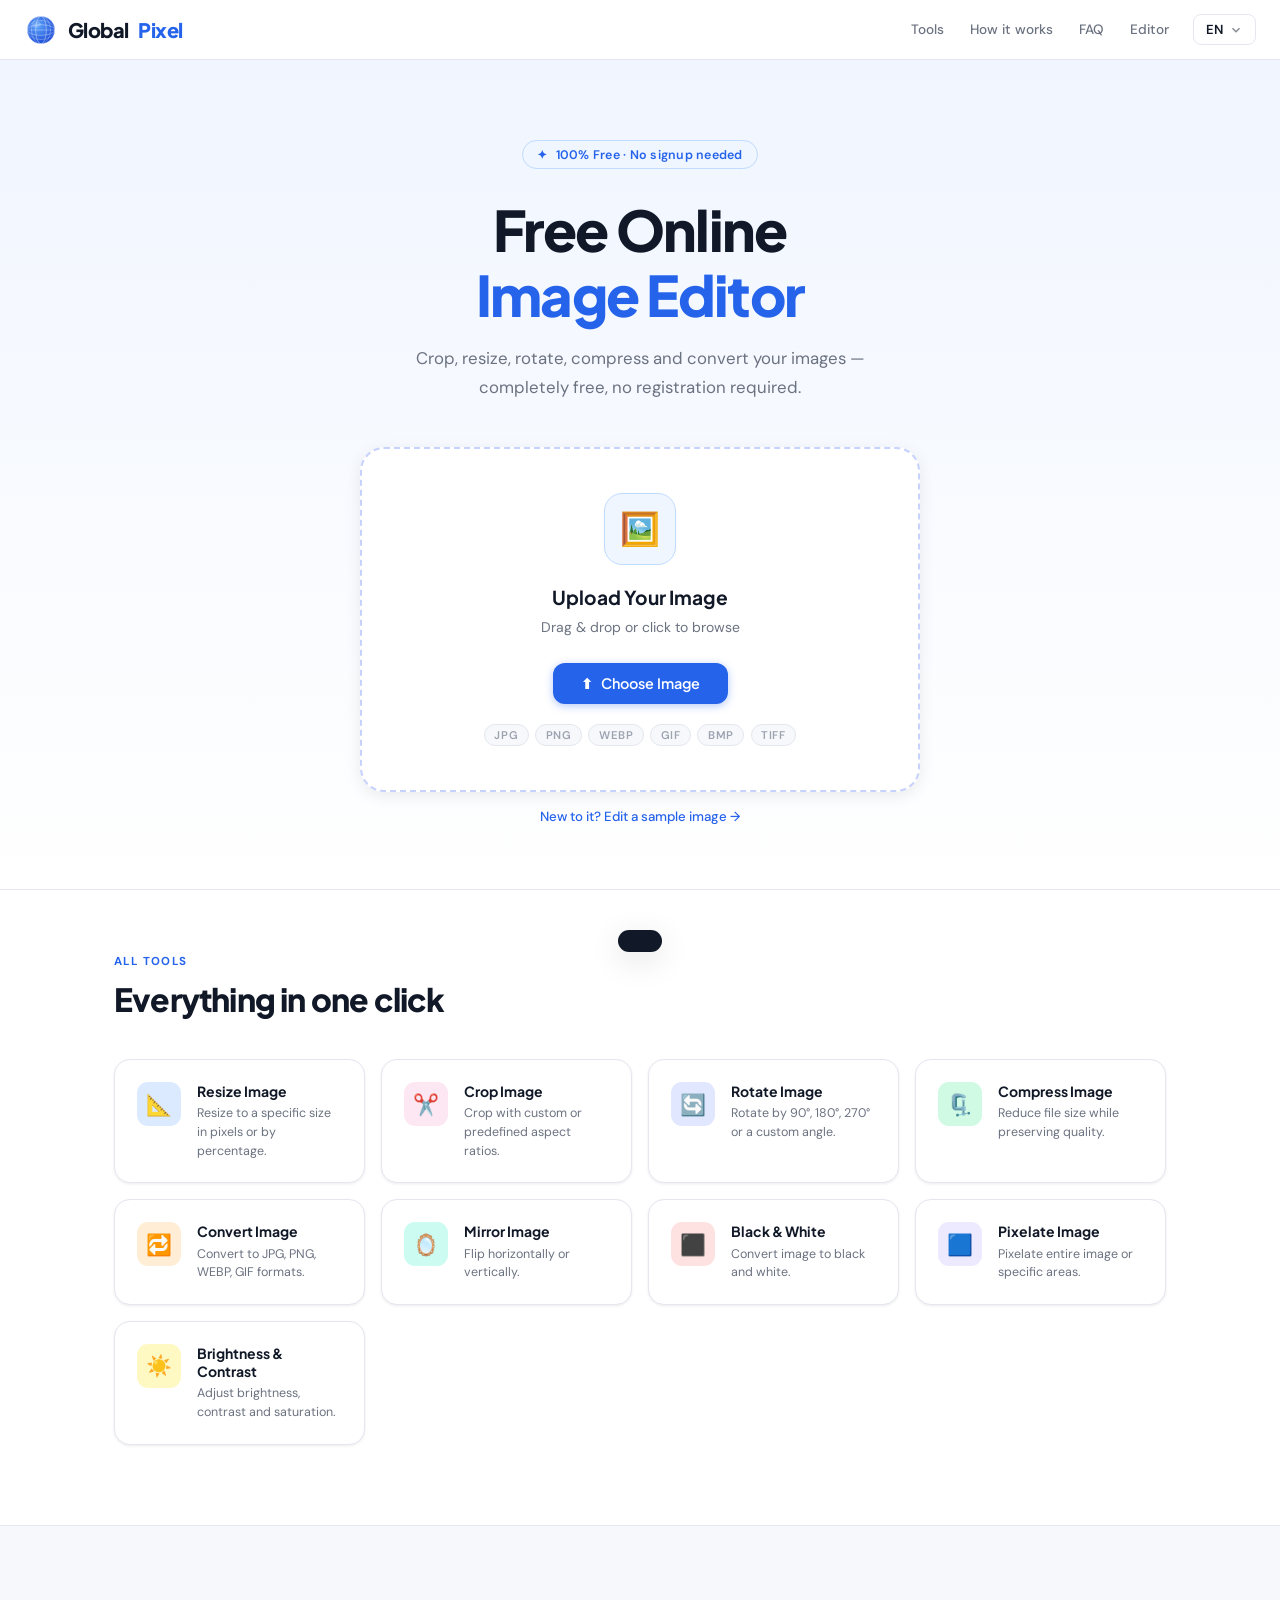
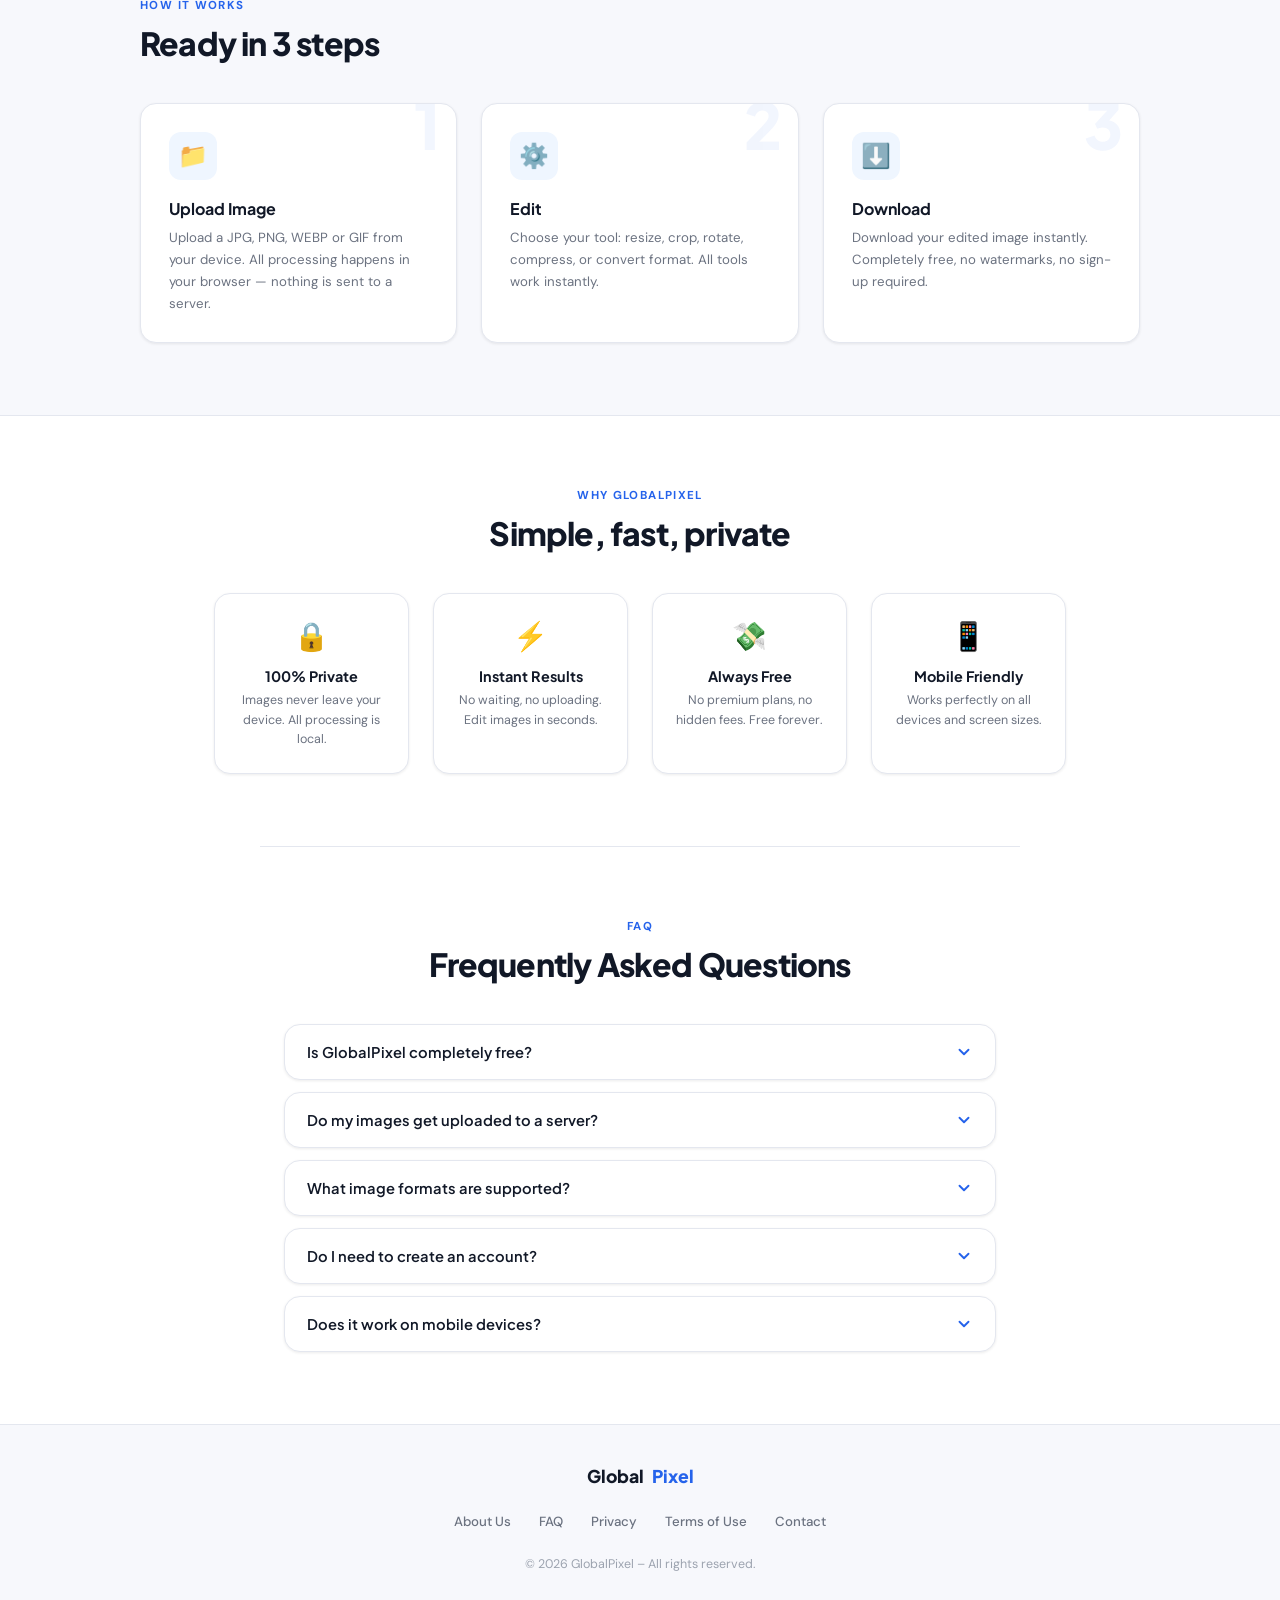
<file: index.html>
<!DOCTYPE html>
<html lang="en">
<head>
<meta charset="UTF-8">
<meta name="viewport" content="width=device-width, initial-scale=1.0">

<!-- ═══ PRIMARY SEO ═══ -->
<title>GlobalPixel – Free Online Image Editor | Crop, Resize & Compress Photos</title>
<meta name="description" content="Resize, crop, compress and convert images online for free — no signup, no uploads. Fast browser-based photo editor supporting JPG, PNG, WEBP and more.">
<meta name="keywords" content="image resizer online, resize image free, crop photo online, photo crop tool, online image editor, compress image, convert image to jpg png webp, rotate image, free photo editor, no signup image editor, image resizer tool">
<meta name="robots" content="index, follow, max-snippet:-1, max-image-preview:large, max-video-preview:-1">
<meta name="author" content="GlobalPixel">
<meta name="theme-color" content="#2563eb">
<meta name="mobile-web-app-capable" content="yes">
<meta name="apple-mobile-web-app-capable" content="yes">
<meta name="apple-mobile-web-app-title" content="GlobalPixel">

<!-- ═══ CANONICAL ═══ -->
<link rel="canonical" href="https://www.globalpixel.online/">

<!-- ═══ HREFLANG — Multilingual SEO ═══ -->
<link rel="alternate" hreflang="en"    href="https://www.globalpixel.online/?lang=en">
<link rel="alternate" hreflang="tr"    href="https://www.globalpixel.online/?lang=tr">
<link rel="alternate" hreflang="de"    href="https://www.globalpixel.online/?lang=de">
<link rel="alternate" hreflang="fr"    href="https://www.globalpixel.online/?lang=fr">
<link rel="alternate" hreflang="es"    href="https://www.globalpixel.online/?lang=es">
<link rel="alternate" hreflang="it"    href="https://www.globalpixel.online/?lang=it">
<link rel="alternate" hreflang="pt"    href="https://www.globalpixel.online/?lang=pt">
<link rel="alternate" hreflang="pt-BR" href="https://www.globalpixel.online/?lang=pt">
<link rel="alternate" hreflang="nl"    href="https://www.globalpixel.online/?lang=nl">
<link rel="alternate" hreflang="ar"    href="https://www.globalpixel.online/?lang=ar">
<link rel="alternate" hreflang="ru"    href="https://www.globalpixel.online/?lang=ru">
<link rel="alternate" hreflang="ja"    href="https://www.globalpixel.online/?lang=ja">
<link rel="alternate" hreflang="ko"    href="https://www.globalpixel.online/?lang=ko">
<link rel="alternate" hreflang="zh"    href="https://www.globalpixel.online/?lang=zh">
<link rel="alternate" hreflang="zh-CN" href="https://www.globalpixel.online/?lang=zh">
<link rel="alternate" hreflang="pl"    href="https://www.globalpixel.online/?lang=pl">
<link rel="alternate" hreflang="x-default" href="https://www.globalpixel.online/">

<!-- ═══ OPEN GRAPH (Facebook, LinkedIn, WhatsApp) ═══ -->
<meta property="og:type" content="website">
<meta property="og:url" content="https://www.globalpixel.online/">
<meta property="og:title" content="GlobalPixel – Free Online Image Editor | Resize, Crop & Compress">
<meta property="og:description" content="Resize, crop, rotate, compress and convert images for free — no signup needed. Your photos never leave your device.">
<meta property="og:image" content="https://www.globalpixel.online/og-image.png">
<meta property="og:image:width" content="1200">
<meta property="og:image:height" content="630">
<meta property="og:image:alt" content="GlobalPixel – Free Online Image Editor">
<meta property="og:site_name" content="GlobalPixel">
<meta property="og:locale" content="en_US">
<meta property="og:locale:alternate" content="tr_TR">
<meta property="og:locale:alternate" content="de_DE">
<meta property="og:locale:alternate" content="fr_FR">
<meta property="og:locale:alternate" content="es_ES">
<meta property="og:locale:alternate" content="it_IT">
<meta property="og:locale:alternate" content="pt_BR">
<meta property="og:locale:alternate" content="nl_NL">
<meta property="og:locale:alternate" content="ar_SA">
<meta property="og:locale:alternate" content="ru_RU">
<meta property="og:locale:alternate" content="ja_JP">
<meta property="og:locale:alternate" content="ko_KR">
<meta property="og:locale:alternate" content="zh_CN">

<!-- ═══ TWITTER CARD ═══ -->
<meta name="twitter:card" content="summary_large_image">
<meta name="twitter:site" content="@globalpixel">
<meta name="twitter:url" content="https://www.globalpixel.online/">
<meta name="twitter:title" content="GlobalPixel – Free Online Image Editor">
<meta name="twitter:description" content="Resize, crop, rotate, compress and convert images — free, no signup, processing in your browser.">
<meta name="twitter:image" content="https://www.globalpixel.online/og-image.png">
<meta name="twitter:image:alt" content="GlobalPixel – Free Online Image Editor">

<!-- ═══ FAVICON (SVG inline data URI) ═══ -->
<link rel="icon" type="image/svg+xml" href="data:image/svg+xml,%3Csvg xmlns='http://www.w3.org/2000/svg' viewBox='0 0 32 32'%3E%3Crect width='32' height='32' rx='8' fill='%232563eb'/%3E%3Ctext x='16' y='23' text-anchor='middle' font-size='20' font-weight='900' fill='white' font-family='Arial'%3EG%3C/text%3E%3C/svg%3E">
<link rel="apple-touch-icon" href="data:image/svg+xml,%3Csvg xmlns='http://www.w3.org/2000/svg' viewBox='0 0 180 180'%3E%3Crect width='180' height='180' rx='40' fill='%232563eb'/%3E%3Ctext x='90' y='130' text-anchor='middle' font-size='110' font-weight='900' fill='white' font-family='Arial'%3EG%3C/text%3E%3C/svg%3E">

<!-- ═══ STRUCTURED DATA (JSON-LD) ═══ -->
<script type="application/ld+json">
{
  "@context": "https://schema.org",
  "@graph": [
    {
      "@type": "WebApplication",
      "@id": "https://www.globalpixel.online/#app",
      "name": "GlobalPixel",
      "alternateName": ["GlobalPixel Image Editor", "GlobalPixel Photo Editor"],
      "url": "https://www.globalpixel.online/",
      "description": "Free online image editor. Resize, crop, rotate, compress and convert photos directly in your browser — no signup, no server uploads.",
      "applicationCategory": "MultimediaApplication",
      "applicationSubCategory": "Photo Editor",
      "operatingSystem": "Any",
      "browserRequirements": "Requires JavaScript",
      "inLanguage": ["en","tr","de","fr","es","it","pt","nl","ar","ru","ja","ko","zh","pl"],
      "offers": {
        "@type": "Offer",
        "price": "0",
        "priceCurrency": "USD"
      },
      "featureList": [
        "Resize Image Online",
        "Crop Photo Online",
        "Rotate Image",
        "Compress Image",
        "Convert Image Format",
        "Mirror / Flip Image",
        "Black & White Filter",
        "Pixelate Image",
        "Brightness & Contrast Adjustment",
        "Photo Resizer Tool",
        "Image Crop Tool"
      ],
      "screenshot": "https://www.globalpixel.online/og-image.png",
      "creator": {
        "@type": "Organization",
        "name": "GlobalPixel",
        "url": "https://www.globalpixel.online/"
      }
    },
    {
      "@type": "WebSite",
      "@id": "https://www.globalpixel.online/#website",
      "url": "https://www.globalpixel.online/",
      "name": "GlobalPixel",
      "description": "Free online image and photo editor — resize, crop, compress, convert.",
      "potentialAction": {
        "@type": "SearchAction",
        "target": {
          "@type": "EntryPoint",
          "urlTemplate": "https://www.globalpixel.online/?q={search_term_string}"
        },
        "query-input": "required name=search_term_string"
      }
    },
    {
      "@type": "FAQPage",
      "@id": "https://www.globalpixel.online/#faq",
      "mainEntity": [
        {
          "@type": "Question",
          "name": "Is GlobalPixel completely free?",
          "acceptedAnswer": {
            "@type": "Answer",
            "text": "Yes. GlobalPixel is 100% free with no premium plans, hidden fees, or watermarks — ever."
          }
        },
        {
          "@type": "Question",
          "name": "Do my images get uploaded to a server?",
          "acceptedAnswer": {
            "@type": "Answer",
            "text": "No. All image processing happens entirely inside your browser using the Canvas API. Your images never leave your device."
          }
        },
        {
          "@type": "Question",
          "name": "What image formats does GlobalPixel support?",
          "acceptedAnswer": {
            "@type": "Answer",
            "text": "GlobalPixel supports JPG, PNG, WEBP, GIF, BMP, and TIFF as input, and can export to JPG, PNG, and WEBP."
          }
        },
        {
          "@type": "Question",
          "name": "Do I need to create an account?",
          "acceptedAnswer": {
            "@type": "Answer",
            "text": "No account or sign-up is required. Just open the editor, upload your image, and start editing instantly."
          }
        },
        {
          "@type": "Question",
          "name": "Can I resize photos without losing quality?",
          "acceptedAnswer": {
            "@type": "Answer",
            "text": "Yes. GlobalPixel uses high-quality canvas rendering so you can resize images while preserving as much quality as possible. You can also control JPEG compression level when downloading."
          }
        },
        {
          "@type": "Question",
          "name": "Does it work on mobile?",
          "acceptedAnswer": {
            "@type": "Answer",
            "text": "Yes, GlobalPixel is fully responsive and works on smartphones, tablets, and desktops with any modern browser."
          }
        }
      ]
    }
  ]
}
</script>

<!-- ═══ MULTILINGUAL SEO META (dynamic, updated by JS) ═══ -->
<!-- These are the default English values; JS will update them on language switch -->
<meta name="dc.language" content="en">
<meta name="geo.region" content="US">
<meta name="revisit-after" content="7 days">
<meta name="rating" content="general">

<link rel="preconnect" href="https://fonts.googleapis.com">
<link href="https://fonts.googleapis.com/css2?family=DM+Sans:ital,opsz,wght@0,9..40,300;0,9..40,400;0,9..40,500;0,9..40,600;1,9..40,400&family=Plus+Jakarta+Sans:wght@400;500;600;700;800&display=swap" rel="stylesheet">
<style>
  :root {
    --bg: #ffffff;
    --surface: #f7f8fc;
    --card: #ffffff;
    --border: #e4e7ef;
    --border-hover: #c5cce0;
    --accent: #2563eb;
    --accent-light: #eff6ff;
    --accent-hover: #1d4ed8;
    --text: #111827;
    --muted: #6b7280;
    --muted2: #9ca3af;
    --success: #10b981;
    --warning: #f59e0b;
    --danger: #ef4444;
    --shadow-sm: 0 1px 3px rgba(0,0,0,0.08);
    --shadow-md: 0 4px 16px rgba(0,0,0,0.08);
    --shadow-lg: 0 8px 32px rgba(0,0,0,0.12);
    --radius-sm: 8px;
    --radius: 12px;
    --radius-lg: 16px;
    --radius-xl: 24px;
  }

  *, *::before, *::after { box-sizing: border-box; margin: 0; padding: 0; }
  html { scroll-behavior: smooth; }

  body {
    font-family: 'DM Sans', sans-serif;
    background: var(--bg);
    color: var(--text);
    min-height: 100vh;
    overflow-x: hidden;
    -webkit-font-smoothing: antialiased;
  }

  /* ─── HEADER ─── */
  header {
    position: sticky; top: 0; z-index: 200;
    background: rgba(255,255,255,0.95);
    backdrop-filter: blur(16px);
    border-bottom: 1px solid var(--border);
    padding: 0 1.5rem;
    height: 60px;
    display: flex; align-items: center; justify-content: space-between;
  }

  .logo {
    display: flex; align-items: center; gap: 0.625rem;
    text-decoration: none;
    font-family: 'Plus Jakarta Sans', sans-serif;
    font-weight: 800;
    font-size: 1.25rem;
    color: var(--text);
    letter-spacing: -0.03em;
  }
  .logo-mark {
    width: 34px; height: 34px;
    display: flex; align-items: center; justify-content: center;
    flex-shrink: 0;
  }
  .logo-mark svg { width: 34px; height: 34px; display: block; }
  /* Globe spin animation */
  @keyframes globe-spin {
    from { transform: rotate(0deg); }
    to   { transform: rotate(360deg); }
  }
  .globe-lines {
    animation: globe-spin 6s linear infinite;
    transform-origin: 16px 16px;
  }
  .logo:hover .globe-lines {
    animation-duration: 2s;
  }
  .logo span { color: var(--accent); }

  .header-right { display: flex; align-items: center; gap: 0.75rem; }

  nav { display: flex; gap: 0.125rem; }
  nav a {
    font-size: 0.85rem; font-weight: 500;
    color: var(--muted);
    text-decoration: none;
    padding: 0.4rem 0.75rem;
    border-radius: var(--radius-sm);
    transition: all 0.15s;
  }
  nav a:hover { color: var(--text); background: var(--surface); }

  /* Language Switcher */
  .lang-switcher {
    position: relative;
  }
  .lang-btn {
    display: flex; align-items: center; gap: 0.4rem;
    padding: 0.375rem 0.75rem;
    border: 1px solid var(--border);
    border-radius: var(--radius-sm);
    background: var(--bg);
    font-family: 'DM Sans', sans-serif;
    font-size: 0.82rem; font-weight: 600;
    color: var(--text);
    cursor: pointer;
    transition: all 0.15s;
  }
  .lang-btn:hover { border-color: var(--accent); color: var(--accent); }
  .lang-btn svg { width: 14px; height: 14px; opacity: 0.5; transition: transform 0.2s; }
  .lang-switcher.open .lang-btn svg { transform: rotate(180deg); }

  .lang-dropdown {
    display: none;
    position: absolute; top: calc(100% + 6px); right: 0;
    background: var(--card);
    border: 1px solid var(--border);
    border-radius: var(--radius);
    box-shadow: var(--shadow-lg);
    min-width: 200px;
    padding: 0.5rem;
    z-index: 999;
    max-height: 360px; overflow-y: auto;
  }
  .lang-switcher.open .lang-dropdown { display: block; }
  .lang-dropdown a {
    display: flex; align-items: center; gap: 0.75rem;
    padding: 0.5rem 0.75rem;
    border-radius: var(--radius-sm);
    text-decoration: none;
    font-size: 0.83rem; font-weight: 500;
    color: var(--text);
    transition: all 0.15s;
  }
  .lang-dropdown a:hover { background: var(--surface); }
  .lang-dropdown a.active { color: var(--accent); background: var(--accent-light); }
  .lang-flag { font-size: 1rem; }

  /* ─── HERO ─── */
  .hero {
    background: linear-gradient(180deg, #f0f5ff 0%, #ffffff 100%);
    padding: 5rem 1.5rem 4rem;
    text-align: center;
    border-bottom: 1px solid var(--border);
  }

  .hero-badge {
    display: inline-flex; align-items: center; gap: 0.5rem;
    background: var(--accent-light);
    border: 1px solid #bfdbfe;
    color: var(--accent);
    font-size: 0.78rem; font-weight: 600;
    padding: 0.35rem 0.875rem;
    border-radius: 999px;
    margin-bottom: 1.75rem;
    letter-spacing: 0.02em;
  }

  .hero h1 {
    font-family: 'Plus Jakarta Sans', sans-serif;
    font-size: clamp(2rem, 5vw, 3.5rem);
    font-weight: 800;
    line-height: 1.15;
    letter-spacing: -0.03em;
    color: var(--text);
    margin-bottom: 1.125rem;
    max-width: 700px;
    margin-left: auto;
    margin-right: auto;
  }
  .hero h1 em { font-style: normal; color: var(--accent); }

  .hero p {
    color: var(--muted);
    font-size: 1.05rem;
    max-width: 500px;
    margin: 0 auto 2.75rem;
    line-height: 1.75;
  }

  /* ─── UPLOAD ZONE ─── */
  .upload-area {
    max-width: 560px; margin: 0 auto;
  }
  .upload-zone {
    position: relative;
    border: 2px dashed #c7d2fe;
    border-radius: var(--radius-xl);
    background: #fff;
    padding: 2.75rem 2rem;
    text-align: center;
    cursor: pointer;
    transition: all 0.25s;
    box-shadow: var(--shadow-md);
  }
  .upload-zone:hover, .upload-zone.dragover {
    border-color: var(--accent);
    box-shadow: 0 0 0 4px rgba(37,99,235,0.1), var(--shadow-md);
    transform: translateY(-2px);
  }

  .upload-icon-wrap {
    width: 72px; height: 72px;
    background: var(--accent-light);
    border-radius: 18px;
    display: flex; align-items: center; justify-content: center;
    margin: 0 auto 1.25rem;
    font-size: 2rem;
    border: 1px solid #bfdbfe;
  }
  .upload-zone h2 {
    font-family: 'Plus Jakarta Sans', sans-serif;
    font-size: 1.2rem; font-weight: 700;
    margin-bottom: 0.375rem; color: var(--text);
  }
  .upload-zone > p { color: var(--muted); font-size: 0.875rem; margin-bottom: 1.5rem; }

  .btn-primary {
    display: inline-flex; align-items: center; gap: 0.5rem;
    background: var(--accent);
    color: #fff;
    font-family: 'Plus Jakarta Sans', sans-serif;
    font-weight: 600; font-size: 0.9rem;
    padding: 0.7rem 1.75rem;
    border: none; border-radius: var(--radius);
    cursor: pointer;
    transition: all 0.2s;
    text-decoration: none;
    box-shadow: 0 2px 8px rgba(37,99,235,0.35);
  }
  .btn-primary:hover {
    background: var(--accent-hover);
    transform: translateY(-1px);
    box-shadow: 0 4px 16px rgba(37,99,235,0.4);
  }

  .supported-formats {
    display: flex; justify-content: center; flex-wrap: wrap; gap: 0.4rem;
    margin-top: 1.25rem;
  }
  .format-tag {
    font-size: 0.7rem; font-weight: 600;
    color: var(--muted2);
    background: var(--surface);
    border: 1px solid var(--border);
    padding: 0.2rem 0.6rem;
    border-radius: 999px;
    letter-spacing: 0.05em;
  }

  .sample-link {
    display: block;
    margin-top: 1rem;
    font-size: 0.83rem;
    color: var(--accent);
    text-decoration: none;
    font-weight: 500;
    transition: opacity 0.15s;
  }
  .sample-link:hover { opacity: 0.7; }

  /* ─── TOOLS GRID ─── */
  .tools-section {
    padding: 4rem 1.5rem 5rem;
    max-width: 1100px; margin: 0 auto;
  }
  .section-eyebrow {
    font-size: 0.72rem; font-weight: 700;
    letter-spacing: 0.12em; text-transform: uppercase;
    color: var(--accent);
    margin-bottom: 0.625rem;
  }
  .section-title {
    font-family: 'Plus Jakarta Sans', sans-serif;
    font-size: clamp(1.5rem, 3vw, 2rem);
    font-weight: 800; letter-spacing: -0.025em;
    color: var(--text); margin-bottom: 2.5rem;
  }

  .tools-grid {
    display: grid;
    grid-template-columns: repeat(auto-fill, minmax(210px, 1fr));
    gap: 1rem;
  }

  .tool-card {
    display: flex; align-items: flex-start; gap: 1rem;
    background: var(--card);
    border: 1px solid var(--border);
    border-radius: var(--radius-lg);
    padding: 1.375rem;
    cursor: pointer;
    transition: all 0.2s;
    text-decoration: none; color: var(--text);
    box-shadow: var(--shadow-sm);
  }
  .tool-card:hover {
    border-color: var(--accent);
    box-shadow: 0 0 0 3px rgba(37,99,235,0.08), var(--shadow-md);
    transform: translateY(-2px);
  }
  .tool-icon {
    width: 44px; height: 44px; min-width: 44px;
    border-radius: 11px;
    display: flex; align-items: center; justify-content: center;
    font-size: 1.3rem;
    flex-shrink: 0;
  }
  .tool-icon.blue   { background: #dbeafe; }
  .tool-icon.pink   { background: #fce7f3; }
  .tool-icon.green  { background: #d1fae5; }
  .tool-icon.orange { background: #ffedd5; }
  .tool-icon.purple { background: #ede9fe; }
  .tool-icon.teal   { background: #ccfbf1; }
  .tool-icon.red    { background: #fee2e2; }
  .tool-icon.indigo { background: #e0e7ff; }
  .tool-icon.yellow { background: #fef9c3; }

  .tool-text h3 {
    font-family: 'Plus Jakarta Sans', sans-serif;
    font-size: 0.875rem; font-weight: 700;
    margin-bottom: 0.25rem; color: var(--text);
    line-height: 1.3;
  }
  .tool-text p { font-size: 0.78rem; color: var(--muted); line-height: 1.5; }

  /* ─── HOW IT WORKS ─── */
  .how-section {
    background: var(--surface);
    border-top: 1px solid var(--border);
    border-bottom: 1px solid var(--border);
    padding: 4.5rem 1.5rem;
  }
  .how-inner { max-width: 1000px; margin: 0 auto; }
  .steps-grid {
    display: grid;
    grid-template-columns: repeat(auto-fit, minmax(220px, 1fr));
    gap: 1.5rem;
    margin-top: 2.5rem;
  }
  .step-card {
    background: var(--card);
    border: 1px solid var(--border);
    border-radius: var(--radius-lg);
    padding: 1.75rem;
    position: relative;
    overflow: hidden;
    box-shadow: var(--shadow-sm);
  }
  .step-num-bg {
    position: absolute; top: -0.75rem; right: 1rem;
    font-family: 'Plus Jakarta Sans', sans-serif;
    font-size: 4rem; font-weight: 900;
    color: var(--accent); opacity: 0.06;
    line-height: 1; pointer-events: none;
  }
  .step-icon-wrap {
    width: 48px; height: 48px;
    background: var(--accent-light);
    border-radius: 12px;
    display: flex; align-items: center; justify-content: center;
    font-size: 1.5rem; margin-bottom: 1.125rem;
  }
  .step-card h3 {
    font-family: 'Plus Jakarta Sans', sans-serif;
    font-size: 1rem; font-weight: 700;
    margin-bottom: 0.5rem; color: var(--text);
  }
  .step-card p { font-size: 0.83rem; color: var(--muted); line-height: 1.65; }

  /* ─── FEATURES ─── */
  .features-section {
    padding: 4.5rem 1.5rem;
    max-width: 900px; margin: 0 auto;
    text-align: center;
  }
  .features-grid {
    display: grid; grid-template-columns: repeat(auto-fit, minmax(180px, 1fr));
    gap: 1.5rem; margin-top: 2.5rem;
  }
  .feature-item {
    padding: 1.5rem 1.25rem;
    border: 1px solid var(--border);
    border-radius: var(--radius-lg);
    background: var(--card);
    box-shadow: var(--shadow-sm);
  }
  .feature-item .fi { font-size: 1.75rem; margin-bottom: 0.75rem; }
  .feature-item h4 {
    font-family: 'Plus Jakarta Sans', sans-serif;
    font-size: 0.9rem; font-weight: 700;
    margin-bottom: 0.375rem; color: var(--text);
  }
  .feature-item p { font-size: 0.78rem; color: var(--muted); line-height: 1.55; }

  /* ─── FOOTER ─── */
  footer {
    border-top: 1px solid var(--border);
    padding: 2.5rem 1.5rem 2rem;
    background: var(--surface);
  }
  .footer-inner {
    max-width: 900px; margin: 0 auto;
    display: flex; flex-direction: column; align-items: center; gap: 1.25rem;
  }
  .footer-logo {
    display: flex; align-items: center; gap: 0.5rem;
    font-family: 'Plus Jakarta Sans', sans-serif;
    font-weight: 800; font-size: 1.1rem;
    color: var(--text); text-decoration: none;
  }
  .footer-logo span { color: var(--accent); }
  .footer-links {
    display: flex; flex-wrap: wrap; justify-content: center; gap: 0.25rem;
  }
  .footer-links a {
    font-size: 0.83rem; color: var(--muted);
    text-decoration: none; padding: 0.35rem 0.75rem;
    border-radius: var(--radius-sm); transition: all 0.15s;
    font-weight: 500;
  }
  .footer-links a:hover { color: var(--text); background: var(--border); }
  .footer-copy {
    font-size: 0.78rem; color: var(--muted2);
    text-align: center;
  }

  /* ─── MODAL ─── */
  .modal-overlay {
    display: none; position: fixed; inset: 0; z-index: 1000;
    background: rgba(0,0,0,0.5);
    backdrop-filter: blur(6px);
    align-items: center; justify-content: center;
    padding: 1rem;
  }
  @media(max-width:768px) {
    .modal-overlay { padding: 0; align-items: flex-end; }
    .modal {
      border-bottom-left-radius: 0;
      border-bottom-right-radius: 0;
      max-height: 92vh;
      width: 100%;
    }
  }
  .modal-overlay.open { display: flex; }

  .modal {
    background: var(--card);
    border: 1px solid var(--border);
    border-radius: var(--radius-xl);
    width: min(96vw, 940px);
    max-height: 94vh;
    overflow-y: auto;
    padding: 2rem;
    position: relative;
    box-shadow: 0 24px 80px rgba(0,0,0,0.2);
    animation: slideUp 0.3s cubic-bezier(0.34,1.56,0.64,1);
  }
  @keyframes slideUp {
    from { opacity: 0; transform: scale(0.94) translateY(16px); }
    to   { opacity: 1; transform: scale(1) translateY(0); }
  }

  .modal-close {
    position: absolute; top: 1.25rem; right: 1.25rem;
    width: 36px; height: 36px;
    background: var(--surface); border: 1px solid var(--border);
    color: var(--muted); border-radius: var(--radius-sm);
    cursor: pointer; font-size: 1rem;
    display: flex; align-items: center; justify-content: center;
    transition: all 0.15s;
  }
  .modal-close:hover { background: var(--border); color: var(--text); }

  .modal-header { margin-bottom: 1.5rem; padding-right: 2.5rem; }
  .modal-title {
    font-family: 'Plus Jakarta Sans', sans-serif;
    font-size: 1.35rem; font-weight: 800;
    color: var(--text); letter-spacing: -0.02em;
    margin-bottom: 0.25rem;
  }
  .modal-subtitle { color: var(--muted); font-size: 0.85rem; }

  /* Tabs */
  .modal-tabs {
    display: flex; gap: 0.375rem; margin-bottom: 1.375rem;
    flex-wrap: wrap;
    padding-bottom: 1.25rem;
    border-bottom: 1px solid var(--border);
  }
  .tab-btn {
    font-family: 'Plus Jakarta Sans', sans-serif;
    font-size: 0.78rem; font-weight: 600;
    padding: 0.45rem 0.9rem;
    border-radius: var(--radius-sm);
    border: 1px solid var(--border);
    background: var(--surface); color: var(--muted);
    cursor: pointer; transition: all 0.15s;
  }
  .tab-btn:hover { color: var(--text); border-color: var(--border-hover); }
  .tab-btn.active {
    background: var(--accent); border-color: var(--accent);
    color: #fff; box-shadow: 0 2px 8px rgba(37,99,235,0.3);
  }
  .tab-panel { display: none; }
  .tab-panel.active { display: flex; flex-direction: column; gap: 1rem; }

  /* Editor layout */
  .editor-body { display: grid; grid-template-columns: 1fr 280px; gap: 1.5rem; }
  @media(max-width:660px) { .editor-body { grid-template-columns: 1fr; } }

  .canvas-wrap {
    background: repeating-conic-gradient(#f1f5f9 0% 25%, #e2e8f0 0% 50%) 0 0 / 16px 16px;
    border: 1px solid var(--border);
    border-radius: var(--radius-lg);
    display: flex; align-items: center; justify-content: center;
    min-height: 320px; overflow: hidden;
  }
  #editorCanvas { max-width: 100%; max-height: 380px; border-radius: 8px; }

  .controls { display: flex; flex-direction: column; gap: 0.875rem; }
  .ctrl-group {
    background: var(--surface);
    border: 1px solid var(--border);
    border-radius: var(--radius);
    padding: 1.125rem;
  }
  .ctrl-group h4 {
    font-family: 'Plus Jakarta Sans', sans-serif;
    font-size: 0.7rem; font-weight: 700;
    letter-spacing: 0.09em; text-transform: uppercase;
    color: var(--muted2); margin-bottom: 0.875rem;
  }
  .ctrl-row { display: flex; gap: 0.5rem; align-items: center; margin-bottom: 0.6rem; }
  .ctrl-row:last-child { margin-bottom: 0; }
  .ctrl-row label { font-size: 0.78rem; color: var(--muted); min-width: 58px; font-weight: 500; }

  input[type="number"], input[type="range"], select {
    background: var(--card);
    border: 1px solid var(--border);
    color: var(--text);
    border-radius: var(--radius-sm);
    padding: 0.4rem 0.625rem;
    font-size: 0.82rem;
    font-family: 'DM Sans', sans-serif;
    flex: 1;
    transition: border-color 0.15s;
  }
  input[type="number"]:focus, select:focus {
    outline: none; border-color: var(--accent);
    box-shadow: 0 0 0 3px rgba(37,99,235,0.1);
  }
  input[type="range"] {
    padding: 0; height: 6px; cursor: pointer;
    accent-color: var(--accent);
  }
  .range-val { font-size: 0.78rem; color: var(--accent); min-width: 32px; text-align: right; font-weight: 600; }

  .btn-row { display: flex; gap: 0.5rem; flex-wrap: wrap; }
  .btn {
    flex: 1;
    background: var(--card);
    border: 1px solid var(--border);
    color: var(--text);
    font-family: 'Plus Jakarta Sans', sans-serif;
    font-size: 0.78rem; font-weight: 600;
    padding: 0.5rem 0.75rem;
    border-radius: var(--radius-sm); cursor: pointer;
    transition: all 0.15s; white-space: nowrap;
    display: flex; align-items: center; justify-content: center; gap: 0.35rem;
  }
  .btn:hover { background: var(--surface); border-color: var(--border-hover); }
  .btn.primary {
    background: var(--accent); border-color: var(--accent);
    color: #fff; box-shadow: 0 2px 8px rgba(37,99,235,0.25);
  }
  .btn.primary:hover { background: var(--accent-hover); transform: translateY(-1px); box-shadow: 0 4px 12px rgba(37,99,235,0.35); color: #fff; }
  .btn.danger { border-color: #fecaca; color: var(--danger); }
  .btn.danger:hover { background: #fef2f2; border-color: var(--danger); }

  /* img info */
  .img-info {
    display: flex; gap: 1rem; flex-wrap: wrap;
    background: var(--surface); border: 1px solid var(--border);
    border-radius: var(--radius-sm); padding: 0.6rem 1rem;
    font-size: 0.78rem; color: var(--muted);
    margin-bottom: 1rem;
  }
  .img-info span b { color: var(--text); font-weight: 600; }

  /* Toast */
  .toast {
    position: fixed; bottom: 1.75rem; left: 50%;
    transform: translateX(-50%) translateY(80px);
    background: var(--text); color: var(--bg);
    padding: 0.7rem 1.375rem; border-radius: var(--radius);
    font-size: 0.85rem; font-weight: 500; z-index: 9999;
    transition: transform 0.35s cubic-bezier(0.34,1.56,0.64,1);
    box-shadow: var(--shadow-lg); white-space: nowrap;
  }
  .toast.show { transform: translateX(-50%) translateY(0); }
  .toast.success { background: #065f46; color: #a7f3d0; }
  .toast.error   { background: #7f1d1d; color: #fecaca; }

  /* ─── HAMBURGER MENU ─── */
  .hamburger {
    display: none;
    flex-direction: column; gap: 4px;
    background: none; border: none; cursor: pointer;
    padding: 6px; border-radius: var(--radius-sm);
    transition: background 0.15s;
  }
  .hamburger:hover { background: var(--surface); }
  .hamburger span {
    display: block; width: 20px; height: 2px;
    background: var(--text); border-radius: 999px;
    transition: all 0.25s;
  }
  .hamburger.open span:nth-child(1) { transform: translateY(6px) rotate(45deg); }
  .hamburger.open span:nth-child(2) { opacity: 0; transform: scaleX(0); }
  .hamburger.open span:nth-child(3) { transform: translateY(-6px) rotate(-45deg); }

  .mobile-nav {
    display: none;
    position: fixed; top: 60px; left: 0; right: 0;
    background: rgba(255,255,255,0.98);
    backdrop-filter: blur(16px);
    border-bottom: 1px solid var(--border);
    padding: 0.75rem 1rem;
    z-index: 199;
    box-shadow: var(--shadow-md);
    flex-direction: column; gap: 0.25rem;
  }
  .mobile-nav.open { display: flex; }
  .mobile-nav a {
    font-size: 0.9rem; font-weight: 500;
    color: var(--text); text-decoration: none;
    padding: 0.6rem 0.75rem; border-radius: var(--radius-sm);
    transition: background 0.15s;
  }
  .mobile-nav a:hover { background: var(--surface); }

  /* ─── FAQ ─── */
  .faq-section {
    padding: 4.5rem 1.5rem;
    max-width: 760px; margin: 0 auto;
    border-top: 1px solid var(--border);
  }
  .faq-section .section-title { text-align: center; }
  .faq-section .section-eyebrow { text-align: center; }
  .faq-list { margin-top: 2.5rem; display: flex; flex-direction: column; gap: 0.75rem; }
  .faq-item {
    border: 1px solid var(--border);
    border-radius: var(--radius-lg);
    background: var(--card);
    overflow: hidden;
    box-shadow: var(--shadow-sm);
  }
  .faq-q {
    display: flex; align-items: center; justify-content: space-between;
    gap: 1rem;
    padding: 1.125rem 1.375rem;
    cursor: pointer;
    font-family: 'Plus Jakarta Sans', sans-serif;
    font-weight: 600; font-size: 0.92rem;
    color: var(--text);
    user-select: none;
    transition: background 0.15s;
  }
  .faq-q:hover { background: var(--surface); }
  .faq-q svg {
    min-width: 18px; height: 18px;
    stroke: var(--accent); transition: transform 0.25s;
    flex-shrink: 0;
  }
  .faq-item.open .faq-q svg { transform: rotate(180deg); }
  .faq-a {
    max-height: 0; overflow: hidden;
    transition: max-height 0.35s ease, padding 0.25s;
    padding: 0 1.375rem;
    font-size: 0.85rem; color: var(--muted); line-height: 1.7;
  }
  .faq-item.open .faq-a {
    max-height: 200px;
    padding: 0 1.375rem 1.125rem;
  }

  /* scrollbar */
  ::-webkit-scrollbar { width: 5px; }
  ::-webkit-scrollbar-track { background: var(--surface); }
  ::-webkit-scrollbar-thumb { background: var(--border); border-radius: 999px; }
  ::-webkit-scrollbar-thumb:hover { background: var(--border-hover); }

  /* responsive */
  @media(max-width:768px) {
    header { padding: 0 1rem; }
    nav { display: none; }
    .hamburger { display: flex; }
    .modal { padding: 1rem; border-radius: var(--radius-lg); }
    .tools-grid { grid-template-columns: repeat(2, 1fr); }
    .hero { padding: 3.5rem 1rem 3rem; }
    .modal-header { margin-bottom: 1rem; }
    .modal-title { font-size: 1.1rem; }
    .modal-close { top: 0.875rem; right: 0.875rem; }
    .modal-tabs {
      gap: 0.25rem;
      padding-bottom: 0.875rem;
      margin-bottom: 1rem;
    }
    .tab-btn {
      font-size: 0.72rem;
      padding: 0.4rem 0.6rem;
    }
    .editor-body { grid-template-columns: 1fr; gap: 1rem; }
    #editorCanvas { max-height: 260px; }
    .canvas-wrap { min-height: 200px; }
    .ctrl-group { padding: 0.875rem; }
    .ctrl-row label { min-width: 50px; font-size: 0.75rem; }
    .btn { font-size: 0.75rem; padding: 0.45rem 0.6rem; }
    .img-info { font-size: 0.72rem; gap: 0.5rem; padding: 0.5rem 0.75rem; }
    .img-info b { font-size: 0.72rem; }
  }
  @media(max-width:440px) {
    .tools-grid { grid-template-columns: 1fr; }
    .modal-tabs { display: grid; grid-template-columns: repeat(3, 1fr); }
    .tab-btn { text-align: center; justify-content: center; }
    .hero h1 { font-size: 1.75rem; }
    .upload-zone { padding: 2rem 1.25rem; }
  }

  /* Modal upload prompt */
  .modal-upload-prompt {
    text-align: center; padding: 3rem 2rem;
  }
  .modal-upload-prompt p { color: var(--muted); margin-bottom: 1.25rem; font-size: 0.9rem; }

  /* Divider */
  .modal-footer-actions {
    display: flex; gap: 0.75rem; margin-top: 1.5rem;
    justify-content: flex-end; flex-wrap: wrap;
  }
</style>
<script async src="https://pagead2.googlesyndication.com/pagead/js/adsbygoogle.js?client=ca-pub-1692524471491556"
crossorigin="anonymous"></script>
</head>
<body>

<!-- HEADER -->
<header>
  <a href="/" class="logo">
    <div class="logo-mark">
      <svg viewBox="0 0 32 32" xmlns="http://www.w3.org/2000/svg">
        <defs>
          <clipPath id="globe-clip">
            <circle cx="16" cy="16" r="13"/>
          </clipPath>
          <radialGradient id="globe-grad" cx="38%" cy="35%" r="65%">
            <stop offset="0%" stop-color="#60a5fa"/>
            <stop offset="100%" stop-color="#1d4ed8"/>
          </radialGradient>
        </defs>
        <!-- Outer ring & base sphere -->
        <circle cx="16" cy="16" r="13" fill="url(#globe-grad)"/>
        <!-- Spinning longitude/latitude lines -->
        <g class="globe-lines" clip-path="url(#globe-clip)">
          <!-- Latitude lines -->
          <ellipse cx="16" cy="16" rx="13" ry="5"  fill="none" stroke="rgba(255,255,255,0.35)" stroke-width="0.9"/>
          <ellipse cx="16" cy="16" rx="13" ry="9"  fill="none" stroke="rgba(255,255,255,0.25)" stroke-width="0.9"/>
          <!-- Longitude lines (vertical ellipses) -->
          <ellipse cx="16" cy="16" rx="5"  ry="13" fill="none" stroke="rgba(255,255,255,0.4)"  stroke-width="0.9"/>
          <ellipse cx="16" cy="16" rx="9"  ry="13" fill="none" stroke="rgba(255,255,255,0.28)" stroke-width="0.9"/>
          <ellipse cx="16" cy="16" rx="13" ry="13" fill="none" stroke="rgba(255,255,255,0.22)" stroke-width="0.9"/>
        </g>
        <!-- Equator line (static, always horizontal) -->
        <line x1="3" y1="16" x2="29" y2="16" stroke="rgba(255,255,255,0.3)" stroke-width="0.9" clip-path="url(#globe-clip)"/>
        <!-- Outer border -->
        <circle cx="16" cy="16" r="13" fill="none" stroke="rgba(255,255,255,0.2)" stroke-width="1"/>
        <!-- Highlight gloss -->
        <ellipse cx="12" cy="11" rx="4" ry="2.5" fill="rgba(255,255,255,0.18)" transform="rotate(-20,12,11)"/>
      </svg>
    </div>
    Global<span>Pixel</span>
  </a>

  <div class="header-right">
    <nav>
      <a href="#tools" data-i18n="nav_tools">Tools</a>
      <a href="#how" data-i18n="nav_how">How it works</a>
      <a href="#faq" data-i18n="nav_faq">FAQ</a>
      <a href="#" onclick="openEditor(); return false;" data-i18n="nav_editor">Editor</a>
    </nav>

    <div class="lang-switcher" id="langSwitcher">
      <button class="lang-btn" onclick="toggleLang()">
        <span id="langLabel">EN</span>
        <svg viewBox="0 0 24 24" fill="none" stroke="currentColor" stroke-width="2.5"><path d="M6 9l6 6 6-6"/></svg>
      </button>
      <div class="lang-dropdown" id="langDropdown">
        <a href="#" class="active" onclick="setLang('en'); return false;"><span class="lang-flag">🇬🇧</span> English</a>
        <a href="#" onclick="setLang('tr'); return false;"><span class="lang-flag">🇹🇷</span> Türkçe</a>
        <a href="#" onclick="setLang('es'); return false;"><span class="lang-flag">🇪🇸</span> Español</a>
        <a href="#" onclick="setLang('pt'); return false;"><span class="lang-flag">🇧🇷</span> Português</a>
        <a href="#" onclick="setLang('fr'); return false;"><span class="lang-flag">🇫🇷</span> Français</a>
        <a href="#" onclick="setLang('de'); return false;"><span class="lang-flag">🇩🇪</span> Deutsch</a>
        <a href="#" onclick="setLang('it'); return false;"><span class="lang-flag">🇮🇹</span> Italiano</a>
        <a href="#" onclick="setLang('ja'); return false;"><span class="lang-flag">🇯🇵</span> 日本語</a>
        <a href="#" onclick="setLang('ko'); return false;"><span class="lang-flag">🇰🇷</span> 한국어</a>
        <a href="#" onclick="setLang('ru'); return false;"><span class="lang-flag">🇷🇺</span> Русский</a>
        <a href="#" onclick="setLang('ar'); return false;"><span class="lang-flag">🇸🇦</span> العربية</a>
        <a href="#" onclick="setLang('zh'); return false;"><span class="lang-flag">🇨🇳</span> 中文</a>
        <a href="#" onclick="setLang('pl'); return false;"><span class="lang-flag">🇵🇱</span> Polski</a>
        <a href="#" onclick="setLang('nl'); return false;"><span class="lang-flag">🇳🇱</span> Nederlands</a>
      </div>
    </div>

    <button class="hamburger" id="hamburger" aria-label="Menu" onclick="toggleMobileNav()">
      <span></span><span></span><span></span>
    </button>
  </div>
</header>

<!-- MOBILE NAV -->
<nav class="mobile-nav" id="mobileNav">
  <a href="#tools" onclick="closeMobileNav()" data-i18n="nav_tools">Tools</a>
  <a href="#how" onclick="closeMobileNav()" data-i18n="nav_how">How it works</a>
  <a href="#faq" onclick="closeMobileNav()">FAQ</a>
  <a href="#" onclick="closeMobileNav(); openEditor(); return false;" data-i18n="nav_editor">Editor</a>
</nav>

<!-- HERO -->
<section class="hero">
  <div class="hero-badge">✦ <span data-i18n="badge">100% Free · No signup needed</span></div>
  <h1 data-i18n="hero_h1">Free Online<br><em>Image Editor</em></h1>
  <p data-i18n="hero_p">Crop, resize, rotate, compress and convert your images — completely free, no registration required.</p>

  <div class="upload-area">
    <div class="upload-zone" id="uploadZone">
      <label for="heroInput" style="position:absolute;inset:0;cursor:pointer;z-index:1;"></label>
      <div class="upload-icon-wrap">🖼️</div>
      <h2 data-i18n="upload_h2">Upload Your Image</h2>
      <p data-i18n="upload_p">Drag & drop or click to browse</p>
      <span class="btn-primary" style="pointer-events:none;position:relative;z-index:2;">
        ⬆ <span data-i18n="upload_btn">Choose Image</span>
      </span>
      <div class="supported-formats">
        <span class="format-tag">JPG</span>
        <span class="format-tag">PNG</span>
        <span class="format-tag">WEBP</span>
        <span class="format-tag">GIF</span>
        <span class="format-tag">BMP</span>
        <span class="format-tag">TIFF</span>
      </div>
    </div>
    <a href="#" class="sample-link" onclick="loadSample(); return false;" data-i18n="sample_link">New to it? Edit a sample image →</a>
    <input type="file" id="heroInput" accept="image/*" style="display:none;">
  </div>
</section>

<!-- TOOLS GRID -->
<section class="tools-section" id="tools">
  <div class="section-eyebrow" data-i18n="tools_label">All Tools</div>
  <h2 class="section-title" data-i18n="tools_title">Everything in one click</h2>

  <div class="tools-grid">
    <a href="#" class="tool-card" onclick="openEditorTool('resize'); return false;">
      <div class="tool-icon blue">📐</div>
      <div class="tool-text">
        <h3 data-i18n="tool_resize">Resize Image</h3>
        <p data-i18n="tool_resize_d">Resize to a specific size in pixels or by percentage.</p>
      </div>
    </a>
    <a href="#" class="tool-card" onclick="openEditorTool('crop'); return false;">
      <div class="tool-icon pink">✂️</div>
      <div class="tool-text">
        <h3 data-i18n="tool_crop">Crop Image</h3>
        <p data-i18n="tool_crop_d">Crop with custom or predefined aspect ratios.</p>
      </div>
    </a>
    <a href="#" class="tool-card" onclick="openEditorTool('rotate'); return false;">
      <div class="tool-icon indigo">🔄</div>
      <div class="tool-text">
        <h3 data-i18n="tool_rotate">Rotate Image</h3>
        <p data-i18n="tool_rotate_d">Rotate by 90°, 180°, 270° or a custom angle.</p>
      </div>
    </a>
    <a href="#" class="tool-card" onclick="openEditorTool('compress'); return false;">
      <div class="tool-icon green">🗜️</div>
      <div class="tool-text">
        <h3 data-i18n="tool_compress">Compress Image</h3>
        <p data-i18n="tool_compress_d">Reduce file size while preserving quality.</p>
      </div>
    </a>
    <a href="#" class="tool-card" onclick="openEditorTool('convert'); return false;">
      <div class="tool-icon orange">🔁</div>
      <div class="tool-text">
        <h3 data-i18n="tool_convert">Convert Image</h3>
        <p data-i18n="tool_convert_d">Convert to JPG, PNG, WEBP, GIF formats.</p>
      </div>
    </a>
    <a href="#" class="tool-card" onclick="openEditorTool('rotate'); return false;">
      <div class="tool-icon teal">🪞</div>
      <div class="tool-text">
        <h3 data-i18n="tool_mirror">Mirror Image</h3>
        <p data-i18n="tool_mirror_d">Flip horizontally or vertically.</p>
      </div>
    </a>
    <a href="#" class="tool-card" onclick="openEditorTool('filters'); return false;">
      <div class="tool-icon red">⬛</div>
      <div class="tool-text">
        <h3 data-i18n="tool_bw">Black & White</h3>
        <p data-i18n="tool_bw_d">Convert image to black and white.</p>
      </div>
    </a>
    <a href="#" class="tool-card" onclick="openEditorTool('filters'); return false;">
      <div class="tool-icon purple">🟦</div>
      <div class="tool-text">
        <h3 data-i18n="tool_pixelate">Pixelate Image</h3>
        <p data-i18n="tool_pixelate_d">Pixelate entire image or specific areas.</p>
      </div>
    </a>
    <a href="#" class="tool-card" onclick="openEditorTool('filters'); return false;">
      <div class="tool-icon yellow">☀️</div>
      <div class="tool-text">
        <h3 data-i18n="tool_brightness">Brightness & Contrast</h3>
        <p data-i18n="tool_brightness_d">Adjust brightness, contrast and saturation.</p>
      </div>
    </a>
  </div>
</section>

<!-- HOW IT WORKS -->
<section class="how-section" id="how">
  <div class="how-inner">
    <div class="section-eyebrow" data-i18n="how_label">How It Works</div>
    <h2 class="section-title" data-i18n="how_title">Ready in 3 steps</h2>
    <div class="steps-grid">
      <div class="step-card">
        <div class="step-num-bg">1</div>
        <div class="step-icon-wrap">📁</div>
        <h3 data-i18n="step1_h">Upload Image</h3>
        <p data-i18n="step1_p">Upload a JPG, PNG, WEBP or GIF from your device. All processing happens in your browser — nothing is sent to a server.</p>
      </div>
      <div class="step-card">
        <div class="step-num-bg">2</div>
        <div class="step-icon-wrap">⚙️</div>
        <h3 data-i18n="step2_h">Edit</h3>
        <p data-i18n="step2_p">Choose your tool: resize, crop, rotate, compress, or convert format. All tools work instantly.</p>
      </div>
      <div class="step-card">
        <div class="step-num-bg">3</div>
        <div class="step-icon-wrap">⬇️</div>
        <h3 data-i18n="step3_h">Download</h3>
        <p data-i18n="step3_p">Download your edited image instantly. Completely free, no watermarks, no sign-up required.</p>
      </div>
    </div>
  </div>
</section>

<!-- FEATURES -->
<section class="features-section">
  <div class="section-eyebrow" data-i18n="feat_label">Why GlobalPixel</div>
  <h2 class="section-title" data-i18n="feat_title">Simple, fast, private</h2>
  <div class="features-grid">
    <div class="feature-item">
      <div class="fi">🔒</div>
      <h4 data-i18n="feat1_h">100% Private</h4>
      <p data-i18n="feat1_p">Images never leave your device. All processing is local.</p>
    </div>
    <div class="feature-item">
      <div class="fi">⚡</div>
      <h4 data-i18n="feat2_h">Instant Results</h4>
      <p data-i18n="feat2_p">No waiting, no uploading. Edit images in seconds.</p>
    </div>
    <div class="feature-item">
      <div class="fi">💸</div>
      <h4 data-i18n="feat3_h">Always Free</h4>
      <p data-i18n="feat3_p">No premium plans, no hidden fees. Free forever.</p>
    </div>
    <div class="feature-item">
      <div class="fi">📱</div>
      <h4 data-i18n="feat4_h">Mobile Friendly</h4>
      <p data-i18n="feat4_p">Works perfectly on all devices and screen sizes.</p>
    </div>
  </div>
</section>

<!-- FAQ -->
<section class="faq-section" id="faq">
  <div class="section-eyebrow" data-i18n="faq_label">FAQ</div>
  <h2 class="section-title" data-i18n="faq_title">Frequently Asked Questions</h2>
  <div class="faq-list">
    <div class="faq-item" onclick="toggleFaq(this)">
      <div class="faq-q">
        <span data-i18n="faq1_q">Is GlobalPixel completely free?</span>
        <svg viewBox="0 0 24 24" fill="none" stroke-width="2.5" stroke-linecap="round" stroke-linejoin="round"><path d="M6 9l6 6 6-6"/></svg>
      </div>
      <div class="faq-a" data-i18n="faq1_a">Yes. GlobalPixel is 100% free with no premium plans, hidden fees, or watermarks — ever.</div>
    </div>
    <div class="faq-item" onclick="toggleFaq(this)">
      <div class="faq-q">
        <span data-i18n="faq2_q">Do my images get uploaded to a server?</span>
        <svg viewBox="0 0 24 24" fill="none" stroke-width="2.5" stroke-linecap="round" stroke-linejoin="round"><path d="M6 9l6 6 6-6"/></svg>
      </div>
      <div class="faq-a" data-i18n="faq2_a">No. All processing happens entirely inside your browser using the Canvas API. Your images never leave your device.</div>
    </div>
    <div class="faq-item" onclick="toggleFaq(this)">
      <div class="faq-q">
        <span data-i18n="faq3_q">What image formats are supported?</span>
        <svg viewBox="0 0 24 24" fill="none" stroke-width="2.5" stroke-linecap="round" stroke-linejoin="round"><path d="M6 9l6 6 6-6"/></svg>
      </div>
      <div class="faq-a" data-i18n="faq3_a">GlobalPixel supports JPG, PNG, WEBP, GIF, BMP, and TIFF as input, and can export to JPG, PNG, and WEBP.</div>
    </div>
    <div class="faq-item" onclick="toggleFaq(this)">
      <div class="faq-q">
        <span data-i18n="faq4_q">Do I need to create an account?</span>
        <svg viewBox="0 0 24 24" fill="none" stroke-width="2.5" stroke-linecap="round" stroke-linejoin="round"><path d="M6 9l6 6 6-6"/></svg>
      </div>
      <div class="faq-a" data-i18n="faq4_a">No account or sign-up is required. Just open the editor, upload your image, and start editing instantly.</div>
    </div>
    <div class="faq-item" onclick="toggleFaq(this)">
      <div class="faq-q">
        <span data-i18n="faq5_q">Does it work on mobile devices?</span>
        <svg viewBox="0 0 24 24" fill="none" stroke-width="2.5" stroke-linecap="round" stroke-linejoin="round"><path d="M6 9l6 6 6-6"/></svg>
      </div>
      <div class="faq-a" data-i18n="faq5_a">Yes, GlobalPixel is fully responsive and works on smartphones, tablets, and desktops with any modern browser.</div>
    </div>
  </div>
</section>

<!-- FOOTER -->
<footer>
  <div class="footer-inner">
    <a href="/" class="footer-logo">
      Global<span>Pixel</span>
    </a>
    <div class="footer-links">
      <a href="/about.html" data-i18n="foot_about">About Us</a>
      <a href="#faq">FAQ</a>
      <a href="/privacy.html" data-i18n="foot_privacy">Privacy</a>
      <a href="/terms.html" data-i18n="foot_terms">Terms of Use</a>
      <a href="/contact.html" data-i18n="foot_contact">Contact</a>
    </div>
    <p class="footer-copy" data-i18n="foot_copy">© 2026 GlobalPixel – All rights reserved.</p>
  </div>
</footer>

<!-- EDITOR MODAL -->
<div class="modal-overlay" id="modalOverlay" onclick="closeOnBg(event)">
  <div class="modal" id="mainModal">
    <button class="modal-close" onclick="closeEditor()">✕</button>

    <div class="modal-header">
      <div class="modal-title" data-i18n="modal_title">Image Editor</div>
      <div class="modal-subtitle" data-i18n="modal_sub">Edit your image with the tools below</div>
    </div>

    <!-- Upload prompt if no image -->
    <div id="modalUploadPrompt" class="modal-upload-prompt">
      <p data-i18n="modal_upload_p">Choose an image to get started:</p>
      <label for="modalFileInput" class="btn-primary" style="cursor:pointer;display:inline-flex;">
        ⬆ <span data-i18n="upload_btn">Choose Image</span>
      </label>
      <input type="file" id="modalFileInput" accept="image/*" style="display:none">
    </div>

    <!-- Editor content -->
    <div id="editorContent" style="display:none">
      <div class="img-info">
        <span data-i18n="info_file">File</span>: <b id="infoName">–</b> &nbsp;
        <span data-i18n="info_size">Size</span>: <b id="infoSize">–</b> &nbsp;
        <span data-i18n="info_dim">Resolution</span>: <b id="infoDim">–</b> &nbsp;
        <span data-i18n="info_type">Format</span>: <b id="infoType">–</b>
      </div>

      <div class="modal-tabs" id="toolTabs">
        <button class="tab-btn active" data-tab="resize">📐 <span data-i18n="tab_resize">Resize</span></button>
        <button class="tab-btn" data-tab="crop">✂️ <span data-i18n="tab_crop">Crop</span></button>
        <button class="tab-btn" data-tab="rotate">🔄 <span data-i18n="tab_rotate">Rotate</span></button>
        <button class="tab-btn" data-tab="compress">🗜️ <span data-i18n="tab_compress">Compress</span></button>
        <button class="tab-btn" data-tab="convert">🔁 <span data-i18n="tab_convert">Convert</span></button>
        <button class="tab-btn" data-tab="filters">🎨 <span data-i18n="tab_filters">Filters</span></button>
      </div>

      <div class="editor-body">
        <div>
          <div class="canvas-wrap" id="canvasWrap">
            <canvas id="editorCanvas"></canvas>
          </div>
        </div>

        <div class="controls">

          <!-- RESIZE -->
          <div class="tab-panel active" data-panel="resize">
            <div class="ctrl-group">
              <h4 data-i18n="cp_dims">Dimensions (pixels)</h4>
              <div class="ctrl-row">
                <label data-i18n="cp_width">Width</label>
                <input type="number" id="resizeW" min="1" max="8000" placeholder="px">
              </div>
              <div class="ctrl-row">
                <label data-i18n="cp_height">Height</label>
                <input type="number" id="resizeH" min="1" max="8000" placeholder="px">
              </div>
              <div class="ctrl-row" style="margin-top:0.5rem;">
                <label style="font-size:0.78rem;min-width:auto;">
                  <input type="checkbox" id="keepRatio" checked style="accent-color:var(--accent);"> <span data-i18n="cp_ratio">Keep ratio</span>
                </label>
              </div>
            </div>
            <div class="btn-row">
              <button class="btn primary" onclick="applyResize()">✓ <span data-i18n="btn_apply">Apply</span></button>
              <button class="btn" onclick="resetImage()">↺ <span data-i18n="btn_reset">Reset</span></button>
            </div>
          </div>

          <!-- CROP -->
          <div class="tab-panel" data-panel="crop">
            <div class="ctrl-group">
              <h4 data-i18n="cp_crop_area">Crop Area</h4>
              <div class="ctrl-row"><label>X</label><input type="number" id="cropX" value="0" min="0"></div>
              <div class="ctrl-row"><label>Y</label><input type="number" id="cropY" value="0" min="0"></div>
              <div class="ctrl-row"><label data-i18n="cp_width">Width</label><input type="number" id="cropW" min="1"></div>
              <div class="ctrl-row"><label data-i18n="cp_height">Height</label><input type="number" id="cropH" min="1"></div>
              <div class="ctrl-row">
                <label data-i18n="cp_aspect">Aspect</label>
                <select id="cropRatio" onchange="setCropRatio()">
                  <option value="free" data-i18n="crop_free">Free</option>
                  <option value="1:1">1:1 (Square)</option>
                  <option value="4:3">4:3</option>
                  <option value="16:9">16:9</option>
                  <option value="3:2">3:2</option>
                  <option value="2:3">2:3 (Portrait)</option>
                </select>
              </div>
            </div>
            <div class="btn-row">
              <button class="btn primary" onclick="applyCrop()">✓ <span data-i18n="btn_crop">Crop</span></button>
              <button class="btn" onclick="resetImage()">↺ <span data-i18n="btn_reset">Reset</span></button>
            </div>
          </div>

          <!-- ROTATE -->
          <div class="tab-panel" data-panel="rotate">
            <div class="ctrl-group">
              <h4 data-i18n="cp_quick_rotate">Quick Rotate</h4>
              <div class="btn-row">
                <button class="btn" onclick="rotateImage(90)">↻ 90°</button>
                <button class="btn" onclick="rotateImage(180)">↻ 180°</button>
                <button class="btn" onclick="rotateImage(270)">↻ 270°</button>
              </div>
            </div>
            <div class="ctrl-group">
              <h4 data-i18n="cp_custom_angle">Custom Angle</h4>
              <div class="ctrl-row">
                <label data-i18n="cp_degrees">Degrees</label>
                <input type="number" id="customAngle" value="0" min="-360" max="360">
              </div>
              <button class="btn primary" onclick="rotateImage(parseInt(document.getElementById('customAngle').value)||0)" style="width:100%;margin-top:0.5rem;">✓ <span data-i18n="btn_apply">Apply</span></button>
            </div>
            <div class="ctrl-group">
              <h4 data-i18n="cp_flip">Flip</h4>
              <div class="btn-row">
                <button class="btn" onclick="flipImage('h')">↔ <span data-i18n="flip_h">Horizontal</span></button>
                <button class="btn" onclick="flipImage('v')">↕ <span data-i18n="flip_v">Vertical</span></button>
              </div>
            </div>
            <button class="btn" onclick="resetImage()" style="width:100%;">↺ <span data-i18n="btn_reset">Reset</span></button>
          </div>

          <!-- COMPRESS -->
          <div class="tab-panel" data-panel="compress">
            <div class="ctrl-group">
              <h4 data-i18n="cp_quality">Compression Quality</h4>
              <div class="ctrl-row">
                <label data-i18n="cp_qual_lbl">Quality</label>
                <input type="range" id="qualitySlider" min="1" max="100" value="80" oninput="document.getElementById('qualityVal').textContent=this.value+'%'">
                <span class="range-val" id="qualityVal">80%</span>
              </div>
              <p style="font-size:0.75rem;color:var(--muted2);margin-top:0.5rem;" data-i18n="cp_qual_hint">Low = smaller file, high = better quality</p>
            </div>
            <div class="ctrl-group">
              <h4 data-i18n="cp_est_size">Estimated Size</h4>
              <p style="font-size:0.83rem;"><span data-i18n="cp_orig">Original</span>: <b id="origSize">–</b></p>
              <p style="font-size:0.83rem;color:var(--success);"><span data-i18n="cp_est">Estimated</span>: <b id="estSize">–</b></p>
            </div>
            <button class="btn primary" onclick="downloadCompressed()" style="width:100%;">⬇ <span data-i18n="btn_dl_jpeg">Download (JPEG)</span></button>
          </div>

          <!-- CONVERT -->
          <div class="tab-panel" data-panel="convert">
            <div class="ctrl-group">
              <h4 data-i18n="cp_output_fmt">Output Format</h4>
              <select id="convertFormat" style="width:100%;">
                <option value="image/jpeg">JPEG</option>
                <option value="image/png">PNG</option>
                <option value="image/webp">WEBP</option>
              </select>
              <div class="ctrl-row" style="margin-top:0.75rem;">
                <label data-i18n="cp_qual_lbl">Quality</label>
                <input type="range" id="convertQuality" min="1" max="100" value="90" oninput="document.getElementById('cvQVal').textContent=this.value+'%'">
                <span class="range-val" id="cvQVal">90%</span>
              </div>
            </div>
            <button class="btn primary" onclick="downloadConverted()" style="width:100%;">⬇ <span data-i18n="btn_convert_dl">Convert & Download</span></button>
          </div>

          <!-- FILTERS -->
          <div class="tab-panel" data-panel="filters">
            <div class="ctrl-group">
              <h4 data-i18n="cp_color_adj">Color Adjustments</h4>
              <div class="ctrl-row">
                <label data-i18n="cp_bright">Brightness</label>
                <input type="range" id="fBrightness" min="-100" max="100" value="0" oninput="document.getElementById('fBVal').textContent=this.value;applyFilters()">
                <span class="range-val" id="fBVal">0</span>
              </div>
              <div class="ctrl-row">
                <label data-i18n="cp_contrast">Contrast</label>
                <input type="range" id="fContrast" min="-100" max="100" value="0" oninput="document.getElementById('fCVal').textContent=this.value;applyFilters()">
                <span class="range-val" id="fCVal">0</span>
              </div>
              <div class="ctrl-row">
                <label data-i18n="cp_saturate">Saturation</label>
                <input type="range" id="fSaturation" min="-100" max="100" value="0" oninput="document.getElementById('fSVal').textContent=this.value;applyFilters()">
                <span class="range-val" id="fSVal">0</span>
              </div>
            </div>
            <div class="ctrl-group">
              <h4 data-i18n="cp_presets">Presets</h4>
              <div class="btn-row" style="flex-wrap:wrap;">
                <button class="btn" onclick="applyPreset('bw')">⬛ <span data-i18n="preset_bw">B&W</span></button>
                <button class="btn" onclick="applyPreset('sepia')">🟫 <span data-i18n="preset_sepia">Sepia</span></button>
                <button class="btn" onclick="applyPreset('vivid')">✨ <span data-i18n="preset_vivid">Vivid</span></button>
                <button class="btn" onclick="applyPreset('cool')">❄️ <span data-i18n="preset_cool">Cool</span></button>
                <button class="btn" onclick="applyPreset('warm')">🔆 <span data-i18n="preset_warm">Warm</span></button>
                <button class="btn" onclick="applyPreset('invert')">🔀 <span data-i18n="preset_invert">Invert</span></button>
              </div>
            </div>
            <div class="ctrl-group">
              <h4 data-i18n="cp_pixelate">Pixelate</h4>
              <div class="ctrl-row">
                <label data-i18n="cp_px_size">Size</label>
                <input type="range" id="pixelSize" min="2" max="40" value="8" oninput="document.getElementById('pxVal').textContent=this.value">
                <span class="range-val" id="pxVal">8</span>
              </div>
              <button class="btn primary" onclick="applyPixelate()" style="width:100%;margin-top:0.5rem;">🟦 <span data-i18n="btn_apply">Apply</span></button>
            </div>
            <div class="btn-row">
              <button class="btn" onclick="resetImage()">↺ <span data-i18n="btn_reset">Reset</span></button>
              <button class="btn primary" onclick="downloadCurrent()">⬇ <span data-i18n="btn_download">Download</span></button>
            </div>
          </div>

        </div><!-- .controls -->
      </div><!-- .editor-body -->

      <div class="modal-footer-actions">
        <button class="btn" onclick="document.getElementById('modalFileInput').click()">🔄 <span data-i18n="btn_diff_img">Different Image</span></button>
        <button class="btn primary" onclick="downloadCurrent()">⬇ <span data-i18n="btn_download">Download</span></button>
      </div>
    </div><!-- #editorContent -->
  </div>
</div>

<div class="toast" id="toast"></div>

<script>
// ══════════════════════════════════════════════
// TRANSLATIONS
// ══════════════════════════════════════════════
const TRANSLATIONS = {
  en: {
    nav_tools: "Tools", nav_how: "How it works", nav_faq: "FAQ", nav_editor: "Editor",
    badge: "100% Free · No signup needed",
    hero_h1: "Free Online<br><em>Image Editor</em>",
    hero_p: "Crop, resize, rotate, compress and convert your images — completely free, no registration required.",
    upload_h2: "Upload Your Image", upload_p: "Drag & drop or click to browse", upload_btn: "Choose Image",
    sample_link: "New to it? Edit a sample image →",
    tools_label: "All Tools", tools_title: "Everything in one click",
    tool_resize: "Resize Image", tool_resize_d: "Resize to a specific size in pixels or by percentage.",
    tool_crop: "Crop Image", tool_crop_d: "Crop with custom or predefined aspect ratios.",
    tool_rotate: "Rotate Image", tool_rotate_d: "Rotate by 90°, 180°, 270° or a custom angle.",
    tool_compress: "Compress Image", tool_compress_d: "Reduce file size while preserving quality.",
    tool_convert: "Convert Image", tool_convert_d: "Convert to JPG, PNG, WEBP, GIF formats.",
    tool_mirror: "Mirror Image", tool_mirror_d: "Flip horizontally or vertically.",
    tool_bw: "Black & White", tool_bw_d: "Convert image to black and white.",
    tool_pixelate: "Pixelate Image", tool_pixelate_d: "Pixelate entire image or specific areas.",
    tool_brightness: "Brightness & Contrast", tool_brightness_d: "Adjust brightness, contrast and saturation.",
    how_label: "How It Works", how_title: "Ready in 3 steps",
    step1_h: "Upload Image", step1_p: "Upload a JPG, PNG, WEBP or GIF from your device. All processing happens in your browser — nothing is sent to a server.",
    step2_h: "Edit", step2_p: "Choose your tool: resize, crop, rotate, compress, or convert format. All tools work instantly.",
    step3_h: "Download", step3_p: "Download your edited image instantly. Completely free, no watermarks, no sign-up required.",
    feat_label: "Why GlobalPixel", feat_title: "Simple, fast, private",
    feat1_h: "100% Private", feat1_p: "Images never leave your device. All processing is local.",
    feat2_h: "Instant Results", feat2_p: "No waiting, no uploading. Edit images in seconds.",
    feat3_h: "Always Free", feat3_p: "No premium plans, no hidden fees. Free forever.",
    feat4_h: "Mobile Friendly", feat4_p: "Works perfectly on all devices and screen sizes.",
    foot_about: "About Us", foot_privacy: "Privacy", foot_terms: "Terms of Use", foot_contact: "Contact",
    foot_copy: "© 2025 GlobalPixel – All rights reserved.",
    modal_title: "Image Editor", modal_sub: "Edit your image with the tools below",
    modal_upload_p: "Choose an image to get started:",
    info_file: "File", info_size: "Size", info_dim: "Resolution", info_type: "Format",
    tab_resize: "Resize", tab_crop: "Crop", tab_rotate: "Rotate", tab_compress: "Compress", tab_convert: "Convert", tab_filters: "Filters",
    cp_dims: "Dimensions (pixels)", cp_width: "Width", cp_height: "Height", cp_ratio: "Keep ratio",
    cp_crop_area: "Crop Area", cp_aspect: "Aspect", crop_free: "Free",
    cp_quick_rotate: "Quick Rotate", cp_custom_angle: "Custom Angle", cp_degrees: "Degrees",
    cp_flip: "Flip", flip_h: "Horizontal", flip_v: "Vertical",
    cp_quality: "Compression Quality", cp_qual_lbl: "Quality", cp_qual_hint: "Low = smaller file, high = better quality",
    cp_est_size: "Estimated Size", cp_orig: "Original", cp_est: "Estimated",
    btn_dl_jpeg: "Download (JPEG)", cp_output_fmt: "Output Format", btn_convert_dl: "Convert & Download",
    cp_color_adj: "Color Adjustments", cp_bright: "Brightness", cp_contrast: "Contrast", cp_saturate: "Saturation",
    cp_presets: "Presets", preset_bw: "B&W", preset_sepia: "Sepia", preset_vivid: "Vivid", preset_cool: "Cool", preset_warm: "Warm", preset_invert: "Invert",
    cp_pixelate: "Pixelate", cp_px_size: "Size",
    btn_apply: "Apply", btn_reset: "Reset", btn_crop: "Crop", btn_download: "Download", btn_diff_img: "Different Image",
    toast_invalid: "Invalid file type!", toast_resize_err: "Enter valid dimensions!",
    toast_resize_ok: "Resize applied ✓", toast_crop_ok: "Crop applied ✓",
    toast_rotate_ok: "Rotation applied ✓", toast_flip_ok: "Flip applied ✓",
    toast_filter_ok: "Filter applied ✓", toast_pixel_ok: "Pixelate applied ✓",
    toast_reset_ok: "Reset to original ↺", toast_downloading: "Downloading…", toast_converting: "Converting & downloading…",
    faq_label: "FAQ", faq_title: "Frequently Asked Questions",
    faq1_q: "Is GlobalPixel completely free?", faq1_a: "Yes. GlobalPixel is 100% free with no premium plans, hidden fees, or watermarks — ever.",
    faq2_q: "Do my images get uploaded to a server?", faq2_a: "No. All processing happens entirely inside your browser. Your images never leave your device.",
    faq3_q: "What image formats are supported?", faq3_a: "GlobalPixel supports JPG, PNG, WEBP, GIF, BMP, and TIFF as input, and can export to JPG, PNG, and WEBP.",
    faq4_q: "Do I need to create an account?", faq4_a: "No account or sign-up is required. Just open the editor, upload your image, and start editing instantly.",
    faq5_q: "Does it work on mobile devices?", faq5_a: "Yes, GlobalPixel is fully responsive and works on smartphones, tablets, and desktops with any modern browser.",
    foot_copy: "© 2026 GlobalPixel – All rights reserved."
  },
  tr: {
    nav_tools: "Araçlar", nav_how: "Nasıl Çalışır", nav_faq: "SSS", nav_editor: "Editör",
    badge: "%100 Ücretsiz · Kayıt gerekmez",
    hero_h1: "Ücretsiz Online<br><em>Görsel Editörü</em>",
    hero_p: "Görsellerinizi kırpın, boyutlandırın, döndürün, sıkıştırın ve dönüştürün — tamamen ücretsiz, kayıt gerektirmez.",
    upload_h2: "Görselinizi Yükleyin", upload_p: "Sürükleyip bırakın veya tıklayarak seçin", upload_btn: "Görsel Seç",
    sample_link: "Yeni misiniz? Örnek görseli düzenleyin →",
    tools_label: "Tüm Araçlar", tools_title: "Her şey bir tıkla",
    tool_resize: "Görseli Boyutlandır", tool_resize_d: "Piksel veya yüzde ile özel boyuta getir.",
    tool_crop: "Görseli Kırp", tool_crop_d: "Özel veya belirli en-boy oranıyla kırp.",
    tool_rotate: "Görseli Döndür", tool_rotate_d: "90°, 180°, 270° veya özel açıda döndür.",
    tool_compress: "Görseli Sıkıştır", tool_compress_d: "Kaliteyi koruyarak dosya boyutunu küçült.",
    tool_convert: "Formatı Dönüştür", tool_convert_d: "JPG, PNG, WEBP, GIF formatlarına çevir.",
    tool_mirror: "Görseli Aynala", tool_mirror_d: "Yatay veya dikey olarak çevir.",
    tool_bw: "Siyah & Beyaz", tool_bw_d: "Görseli siyah beyaza dönüştür.",
    tool_pixelate: "Pikselleştir", tool_pixelate_d: "Görseli veya belirli alanı pikselleştir.",
    tool_brightness: "Parlaklık & Kontrast", tool_brightness_d: "Parlaklık, kontrast ve doygunluğu ayarla.",
    how_label: "Nasıl Çalışır", how_title: "3 adımda hazır",
    step1_h: "Görsel Yükle", step1_p: "Cihazınızdan JPG, PNG, WEBP veya GIF yükleyin. Tüm işlemler tarayıcınızda yapılır, sunucuya gönderilmez.",
    step2_h: "Düzenle", step2_p: "Araç seçin: boyutlandırma, kırpma, döndürme, sıkıştırma veya format dönüştürme.",
    step3_h: "İndir", step3_p: "Düzenlenmiş görselinizi anında indirin. Tamamen ücretsiz, filigran yok, kayıt gerektirmez.",
    feat_label: "Neden GlobalPixel", feat_title: "Basit, hızlı, gizli",
    feat1_h: "%100 Gizli", feat1_p: "Görselleriniz cihazınızı terk etmez. Tüm işlemler yerel.",
    feat2_h: "Anında Sonuç", feat2_p: "Bekleme yok, yükleme yok. Görsel düzenleme saniyelerde.",
    feat3_h: "Her Zaman Ücretsiz", feat3_p: "Premium plan yok, gizli ücret yok. Sonsuza kadar ücretsiz.",
    feat4_h: "Mobil Uyumlu", feat4_p: "Tüm cihaz ve ekran boyutlarında mükemmel çalışır.",
    foot_about: "Hakkımızda", foot_privacy: "Gizlilik", foot_terms: "Kullanım Koşulları", foot_contact: "İletişim",
    foot_copy: "© 2025 GlobalPixel – Tüm hakları saklıdır.",
    modal_title: "Görsel Editör", modal_sub: "Görselinizi aşağıdaki araçlarla düzenleyin",
    modal_upload_p: "Başlamak için bir görsel seçin:",
    info_file: "Dosya", info_size: "Boyut", info_dim: "Çözünürlük", info_type: "Format",
    tab_resize: "Boyutlandır", tab_crop: "Kırp", tab_rotate: "Döndür", tab_compress: "Sıkıştır", tab_convert: "Dönüştür", tab_filters: "Filtreler",
    cp_dims: "Boyutlar (piksel)", cp_width: "Genişlik", cp_height: "Yükseklik", cp_ratio: "Oranı koru",
    cp_crop_area: "Kırpma Alanı", cp_aspect: "Oran", crop_free: "Serbest",
    cp_quick_rotate: "Hızlı Döndür", cp_custom_angle: "Özel Açı", cp_degrees: "Derece",
    cp_flip: "Aynala", flip_h: "Yatay", flip_v: "Dikey",
    cp_quality: "Sıkıştırma Kalitesi", cp_qual_lbl: "Kalite", cp_qual_hint: "Düşük = küçük dosya, yüksek = daha iyi kalite",
    cp_est_size: "Tahmini Boyut", cp_orig: "Orijinal", cp_est: "Tahmini",
    btn_dl_jpeg: "İndir (JPEG)", cp_output_fmt: "Çıktı Formatı", btn_convert_dl: "Dönüştür & İndir",
    cp_color_adj: "Renk Ayarları", cp_bright: "Parlaklık", cp_contrast: "Kontrast", cp_saturate: "Doygunluk",
    cp_presets: "Hazır Filtreler", preset_bw: "Siyah-Beyaz", preset_sepia: "Sepya", preset_vivid: "Canlı", preset_cool: "Soğuk", preset_warm: "Sıcak", preset_invert: "Ters Çevir",
    cp_pixelate: "Pikselleştir", cp_px_size: "Boyut",
    btn_apply: "Uygula", btn_reset: "Sıfırla", btn_crop: "Kırp", btn_download: "İndir", btn_diff_img: "Farklı Görsel",
    toast_invalid: "Geçersiz dosya türü!", toast_resize_err: "Geçerli boyutlar girin!",
    toast_resize_ok: "Boyutlandırma uygulandı ✓", toast_crop_ok: "Kırpma uygulandı ✓",
    toast_rotate_ok: "Döndürme uygulandı ✓", toast_flip_ok: "Aynalama uygulandı ✓",
    toast_filter_ok: "Filtre uygulandı ✓", toast_pixel_ok: "Pikselleştirme uygulandı ✓",
    toast_reset_ok: "Orijinale döndürüldü ↺", toast_downloading: "İndiriliyor…", toast_converting: "Dönüştürülüyor & indiriliyor…",
    faq_label: "SSS", faq_title: "Sık Sorulan Sorular",
    faq1_q: "GlobalPixel tamamen ücretsiz mi?", faq1_a: "Evet. GlobalPixel premium plan, gizli ücret veya filigran olmaksızın %100 ücretsizdir.",
    faq2_q: "Görsellerim sunucuya yükleniyor mu?", faq2_a: "Hayır. Tüm işlemler tarayıcınızda gerçekleşir. Görselleriniz cihazınızı hiç terk etmez.",
    faq3_q: "Hangi görsel formatları destekleniyor?", faq3_a: "JPG, PNG, WEBP, GIF, BMP ve TIFF formatlarını destekler; JPG, PNG ve WEBP olarak dışa aktarabilirsiniz.",
    faq4_q: "Hesap oluşturmam gerekiyor mu?", faq4_a: "Hayır. Kayıt veya hesap gerekmez. Editörü açın, görselinizi yükleyin ve hemen düzenlemeye başlayın.",
    faq5_q: "Mobil cihazlarda çalışıyor mu?", faq5_a: "Evet, GlobalPixel tamamen duyarlıdır ve modern tarayıcılı tüm akıllı telefon, tablet ve masaüstü cihazlarda çalışır.",
    foot_copy: "© 2026 GlobalPixel – Tüm hakları saklıdır."
  },
  es: {
    nav_tools: "Herramientas", nav_how: "Cómo funciona", nav_editor: "Editor",
    badge: "100% Gratis · Sin registro",
    hero_h1: "Editor de Imágenes<br><em>Online Gratis</em>",
    hero_p: "Recorta, redimensiona, rota, comprime y convierte imágenes — completamente gratis, sin registro.",
    upload_h2: "Sube tu imagen", upload_p: "Arrastra y suelta o haz clic para navegar", upload_btn: "Elegir imagen",
    sample_link: "¿Nuevo? Edita una imagen de muestra →",
    tools_label: "Todas las herramientas", tools_title: "Todo en un clic",
    tool_resize: "Redimensionar imagen", tool_resize_d: "Redimensionar a un tamaño específico en píxeles.",
    tool_crop: "Recortar imagen", tool_crop_d: "Recorta con relación de aspecto personalizada.",
    tool_rotate: "Rotar imagen", tool_rotate_d: "Rota 90°, 180°, 270° o un ángulo personalizado.",
    tool_compress: "Comprimir imagen", tool_compress_d: "Reduce el tamaño preservando la calidad.",
    tool_convert: "Convertir imagen", tool_convert_d: "Convierte a JPG, PNG, WEBP, GIF.",
    tool_mirror: "Voltear imagen", tool_mirror_d: "Voltea horizontal o verticalmente.",
    tool_bw: "Blanco y negro", tool_bw_d: "Convierte la imagen a blanco y negro.",
    tool_pixelate: "Pixelar imagen", tool_pixelate_d: "Pixela toda la imagen o partes.",
    tool_brightness: "Brillo y contraste", tool_brightness_d: "Ajusta brillo, contraste y saturación.",
    how_label: "Cómo funciona", how_title: "Listo en 3 pasos",
    step1_h: "Subir imagen", step1_p: "Sube un JPG, PNG, WEBP o GIF desde tu dispositivo. Todo se procesa en tu navegador.",
    step2_h: "Editar", step2_p: "Elige tu herramienta: redimensionar, recortar, rotar, comprimir o convertir.",
    step3_h: "Descargar", step3_p: "Descarga tu imagen editada al instante. Completamente gratis, sin marcas de agua.",
    feat_label: "Por qué GlobalPixel", feat_title: "Simple, rápido, privado",
    feat1_h: "100% Privado", feat1_p: "Las imágenes nunca salen de tu dispositivo.",
    feat2_h: "Resultados instantáneos", feat2_p: "Sin esperas, sin subidas. Edita imágenes en segundos.",
    feat3_h: "Siempre gratis", feat3_p: "Sin planes premium, sin tarifas ocultas.",
    feat4_h: "Compatible con móviles", feat4_p: "Funciona perfectamente en todos los dispositivos.",
    foot_about: "Sobre nosotros", foot_privacy: "Privacidad", foot_terms: "Términos de uso", foot_contact: "Contacto",
    foot_copy: "© 2025 GlobalPixel – Todos los derechos reservados.",
    modal_title: "Editor de imágenes", modal_sub: "Edita tu imagen con las herramientas de abajo",
    modal_upload_p: "Elige una imagen para comenzar:",
    info_file: "Archivo", info_size: "Tamaño", info_dim: "Resolución", info_type: "Formato",
    tab_resize: "Redimensionar", tab_crop: "Recortar", tab_rotate: "Rotar", tab_compress: "Comprimir", tab_convert: "Convertir", tab_filters: "Filtros",
    cp_dims: "Dimensiones (píxeles)", cp_width: "Ancho", cp_height: "Alto", cp_ratio: "Mantener proporción",
    cp_crop_area: "Área de recorte", cp_aspect: "Aspecto", crop_free: "Libre",
    cp_quick_rotate: "Rotación rápida", cp_custom_angle: "Ángulo personalizado", cp_degrees: "Grados",
    cp_flip: "Voltear", flip_h: "Horizontal", flip_v: "Vertical",
    cp_quality: "Calidad de compresión", cp_qual_lbl: "Calidad", cp_qual_hint: "Bajo = archivo pequeño, alto = mejor calidad",
    cp_est_size: "Tamaño estimado", cp_orig: "Original", cp_est: "Estimado",
    btn_dl_jpeg: "Descargar (JPEG)", cp_output_fmt: "Formato de salida", btn_convert_dl: "Convertir y descargar",
    cp_color_adj: "Ajustes de color", cp_bright: "Brillo", cp_contrast: "Contraste", cp_saturate: "Saturación",
    cp_presets: "Presets", preset_bw: "B/N", preset_sepia: "Sepia", preset_vivid: "Vívido", preset_cool: "Frío", preset_warm: "Cálido", preset_invert: "Invertir",
    cp_pixelate: "Pixelar", cp_px_size: "Tamaño",
    btn_apply: "Aplicar", btn_reset: "Reiniciar", btn_crop: "Recortar", btn_download: "Descargar", btn_diff_img: "Otra imagen",
    toast_invalid: "¡Tipo de archivo inválido!", toast_resize_err: "¡Ingresa dimensiones válidas!",
    toast_resize_ok: "Redimensionado ✓", toast_crop_ok: "Recorte aplicado ✓",
    toast_rotate_ok: "Rotación aplicada ✓", toast_flip_ok: "Volteo aplicado ✓",
    toast_filter_ok: "Filtro aplicado ✓", toast_pixel_ok: "Pixelado aplicado ✓",
    toast_reset_ok: "Restablecido al original ↺", toast_downloading: "Descargando…", toast_converting: "Convirtiendo y descargando…"
  },
  pt: {
    nav_tools: "Ferramentas", nav_how: "Como funciona", nav_editor: "Editor",
    badge: "100% Grátis · Sem cadastro",
    hero_h1: "Editor de Imagens<br><em>Online Grátis</em>",
    hero_p: "Recorte, redimensione, gire, comprima e converta imagens — completamente grátis, sem registro.",
    upload_h2: "Carregue sua imagem", upload_p: "Arraste e solte ou clique para navegar", upload_btn: "Escolher imagem",
    sample_link: "Novo aqui? Edite uma imagem de exemplo →",
    tools_label: "Todas as ferramentas", tools_title: "Tudo em um clique",
    tool_resize: "Redimensionar imagem", tool_resize_d: "Redimensione para um tamanho específico em pixels.",
    tool_crop: "Recortar imagem", tool_crop_d: "Recorte com proporção personalizada ou predefinida.",
    tool_rotate: "Girar imagem", tool_rotate_d: "Gire 90°, 180°, 270° ou um ângulo personalizado.",
    tool_compress: "Comprimir imagem", tool_compress_d: "Reduza o tamanho preservando a qualidade.",
    tool_convert: "Converter imagem", tool_convert_d: "Converta para JPG, PNG, WEBP, GIF.",
    tool_mirror: "Espelhar imagem", tool_mirror_d: "Vire horizontal ou verticalmente.",
    tool_bw: "Preto e branco", tool_bw_d: "Converta a imagem para preto e branco.",
    tool_pixelate: "Pixelar imagem", tool_pixelate_d: "Pixele toda a imagem ou partes dela.",
    tool_brightness: "Brilho e contraste", tool_brightness_d: "Ajuste brilho, contraste e saturação.",
    how_label: "Como funciona", how_title: "Pronto em 3 passos",
    step1_h: "Carregar imagem", step1_p: "Carregue um JPG, PNG, WEBP ou GIF do seu dispositivo. Tudo é processado no navegador.",
    step2_h: "Editar", step2_p: "Escolha sua ferramenta: redimensionar, recortar, girar, comprimir ou converter.",
    step3_h: "Baixar", step3_p: "Baixe sua imagem editada instantaneamente. Completamente grátis, sem marca d'água.",
    feat_label: "Por que GlobalPixel", feat_title: "Simples, rápido, privado",
    feat1_h: "100% Privado", feat1_p: "As imagens nunca saem do seu dispositivo.",
    feat2_h: "Resultados instantâneos", feat2_p: "Sem espera, sem upload. Edite imagens em segundos.",
    feat3_h: "Sempre grátis", feat3_p: "Sem planos premium, sem taxas ocultas.",
    feat4_h: "Compatível com mobile", feat4_p: "Funciona perfeitamente em todos os dispositivos.",
    foot_about: "Sobre nós", foot_privacy: "Privacidade", foot_terms: "Termos de uso", foot_contact: "Contato",
    foot_copy: "© 2025 GlobalPixel – Todos os direitos reservados.",
    modal_title: "Editor de imagens", modal_sub: "Edite sua imagem com as ferramentas abaixo",
    modal_upload_p: "Escolha uma imagem para começar:",
    info_file: "Arquivo", info_size: "Tamanho", info_dim: "Resolução", info_type: "Formato",
    tab_resize: "Redimensionar", tab_crop: "Recortar", tab_rotate: "Girar", tab_compress: "Comprimir", tab_convert: "Converter", tab_filters: "Filtros",
    cp_dims: "Dimensões (pixels)", cp_width: "Largura", cp_height: "Altura", cp_ratio: "Manter proporção",
    cp_crop_area: "Área de recorte", cp_aspect: "Proporção", crop_free: "Livre",
    cp_quick_rotate: "Rotação rápida", cp_custom_angle: "Ângulo personalizado", cp_degrees: "Graus",
    cp_flip: "Virar", flip_h: "Horizontal", flip_v: "Vertical",
    cp_quality: "Qualidade de compressão", cp_qual_lbl: "Qualidade", cp_qual_hint: "Baixo = arquivo menor, alto = melhor qualidade",
    cp_est_size: "Tamanho estimado", cp_orig: "Original", cp_est: "Estimado",
    btn_dl_jpeg: "Baixar (JPEG)", cp_output_fmt: "Formato de saída", btn_convert_dl: "Converter e baixar",
    cp_color_adj: "Ajustes de cor", cp_bright: "Brilho", cp_contrast: "Contraste", cp_saturate: "Saturação",
    cp_presets: "Presets", preset_bw: "P&B", preset_sepia: "Sépia", preset_vivid: "Vívido", preset_cool: "Frio", preset_warm: "Quente", preset_invert: "Inverter",
    cp_pixelate: "Pixelar", cp_px_size: "Tamanho",
    btn_apply: "Aplicar", btn_reset: "Redefinir", btn_crop: "Recortar", btn_download: "Baixar", btn_diff_img: "Outra imagem",
    toast_invalid: "Tipo de arquivo inválido!", toast_resize_err: "Insira dimensões válidas!",
    toast_resize_ok: "Redimensionado ✓", toast_crop_ok: "Recorte aplicado ✓",
    toast_rotate_ok: "Rotação aplicada ✓", toast_flip_ok: "Flip aplicado ✓",
    toast_filter_ok: "Filtro aplicado ✓", toast_pixel_ok: "Pixelado aplicado ✓",
    toast_reset_ok: "Redefinido para o original ↺", toast_downloading: "Baixando…", toast_converting: "Convertendo e baixando…"
  },
  fr: {
    nav_tools: "Outils", nav_how: "Comment ça marche", nav_editor: "Éditeur",
    badge: "100% Gratuit · Sans inscription",
    hero_h1: "Éditeur d'images<br><em>en ligne gratuit</em>",
    hero_p: "Recadrez, redimensionnez, faites pivoter, compressez et convertissez vos images — entièrement gratuit.",
    upload_h2: "Téléchargez votre image", upload_p: "Glissez-déposez ou cliquez pour parcourir", upload_btn: "Choisir une image",
    sample_link: "Nouveau ici ? Éditez une image d'exemple →",
    tools_label: "Tous les outils", tools_title: "Tout en un clic",
    tool_resize: "Redimensionner", tool_resize_d: "Redimensionnez à une taille spécifique.",
    tool_crop: "Recadrer", tool_crop_d: "Recadrez avec un ratio personnalisé ou prédéfini.",
    tool_rotate: "Faire pivoter", tool_rotate_d: "Faites pivoter de 90°, 180°, 270° ou un angle personnalisé.",
    tool_compress: "Compresser", tool_compress_d: "Réduisez la taille du fichier en préservant la qualité.",
    tool_convert: "Convertir", tool_convert_d: "Convertissez en JPG, PNG, WEBP, GIF.",
    tool_mirror: "Miroir", tool_mirror_d: "Retournez horizontalement ou verticalement.",
    tool_bw: "Noir et blanc", tool_bw_d: "Convertissez l'image en noir et blanc.",
    tool_pixelate: "Pixéliser", tool_pixelate_d: "Pixélisez toute l'image ou des parties.",
    tool_brightness: "Luminosité et contraste", tool_brightness_d: "Ajustez la luminosité, le contraste et la saturation.",
    how_label: "Comment ça marche", how_title: "Prêt en 3 étapes",
    step1_h: "Télécharger", step1_p: "Téléchargez un JPG, PNG, WEBP ou GIF depuis votre appareil.",
    step2_h: "Éditer", step2_p: "Choisissez votre outil : redimensionner, recadrer, faire pivoter, compresser ou convertir.",
    step3_h: "Télécharger", step3_p: "Téléchargez votre image éditée instantanément. Entièrement gratuit.",
    feat_label: "Pourquoi GlobalPixel", feat_title: "Simple, rapide, privé",
    feat1_h: "100% Privé", feat1_p: "Les images ne quittent jamais votre appareil.",
    feat2_h: "Résultats instantanés", feat2_p: "Sans attente, sans téléchargement.",
    feat3_h: "Toujours gratuit", feat3_p: "Aucun plan premium, aucun frais caché.",
    feat4_h: "Compatible mobile", feat4_p: "Fonctionne parfaitement sur tous les appareils.",
    foot_about: "À propos", foot_privacy: "Confidentialité", foot_terms: "CGU", foot_contact: "Contact",
    foot_copy: "© 2025 GlobalPixel – Tous droits réservés.",
    modal_title: "Éditeur d'images", modal_sub: "Éditez votre image avec les outils ci-dessous",
    modal_upload_p: "Choisissez une image pour commencer :",
    info_file: "Fichier", info_size: "Taille", info_dim: "Résolution", info_type: "Format",
    tab_resize: "Redimensionner", tab_crop: "Recadrer", tab_rotate: "Pivoter", tab_compress: "Compresser", tab_convert: "Convertir", tab_filters: "Filtres",
    cp_dims: "Dimensions (pixels)", cp_width: "Largeur", cp_height: "Hauteur", cp_ratio: "Conserver les proportions",
    cp_crop_area: "Zone de recadrage", cp_aspect: "Ratio", crop_free: "Libre",
    cp_quick_rotate: "Rotation rapide", cp_custom_angle: "Angle personnalisé", cp_degrees: "Degrés",
    cp_flip: "Retourner", flip_h: "Horizontal", flip_v: "Vertical",
    cp_quality: "Qualité de compression", cp_qual_lbl: "Qualité", cp_qual_hint: "Bas = petit fichier, haut = meilleure qualité",
    cp_est_size: "Taille estimée", cp_orig: "Original", cp_est: "Estimé",
    btn_dl_jpeg: "Télécharger (JPEG)", cp_output_fmt: "Format de sortie", btn_convert_dl: "Convertir & télécharger",
    cp_color_adj: "Réglages couleur", cp_bright: "Luminosité", cp_contrast: "Contraste", cp_saturate: "Saturation",
    cp_presets: "Presets", preset_bw: "N&B", preset_sepia: "Sépia", preset_vivid: "Vif", preset_cool: "Froid", preset_warm: "Chaud", preset_invert: "Inverser",
    cp_pixelate: "Pixéliser", cp_px_size: "Taille",
    btn_apply: "Appliquer", btn_reset: "Réinitialiser", btn_crop: "Recadrer", btn_download: "Télécharger", btn_diff_img: "Autre image",
    toast_invalid: "Type de fichier invalide !", toast_resize_err: "Entrez des dimensions valides !",
    toast_resize_ok: "Redimensionnement appliqué ✓", toast_crop_ok: "Recadrage appliqué ✓",
    toast_rotate_ok: "Rotation appliquée ✓", toast_flip_ok: "Retournement appliqué ✓",
    toast_filter_ok: "Filtre appliqué ✓", toast_pixel_ok: "Pixélisation appliquée ✓",
    toast_reset_ok: "Rétabli à l'original ↺", toast_downloading: "Téléchargement…", toast_converting: "Conversion & téléchargement…"
  },
  de: { nav_tools:"Werkzeuge",nav_how:"Wie es funktioniert",nav_editor:"Editor",badge:"100% Kostenlos · Keine Anmeldung",hero_h1:"Kostenloser Online-<br><em>Bildeditor</em>",hero_p:"Bilder zuschneiden, skalieren, drehen, komprimieren und konvertieren — kostenlos.",upload_h2:"Bild hochladen",upload_p:"Drag & Drop oder klicken",upload_btn:"Bild wählen",sample_link:"Neu hier? Beispielbild bearbeiten →",tools_label:"Alle Werkzeuge",tools_title:"Alles mit einem Klick",tool_resize:"Bild skalieren",tool_resize_d:"Auf eine bestimmte Größe skalieren.",tool_crop:"Bild zuschneiden",tool_crop_d:"Mit benutzerdefiniertem Seitenverhältnis zuschneiden.",tool_rotate:"Bild drehen",tool_rotate_d:"Um 90°, 180°, 270° oder benutzerdefinierten Winkel drehen.",tool_compress:"Bild komprimieren",tool_compress_d:"Dateigröße reduzieren bei gleichbleibender Qualität.",tool_convert:"Bild konvertieren",tool_convert_d:"In JPG, PNG, WEBP, GIF konvertieren.",tool_mirror:"Bild spiegeln",tool_mirror_d:"Horizontal oder vertikal spiegeln.",tool_bw:"Schwarzweiß",tool_bw_d:"Bild in Schwarzweiß umwandeln.",tool_pixelate:"Bild verpixeln",tool_pixelate_d:"Ganzes Bild oder Teile verpixeln.",tool_brightness:"Helligkeit & Kontrast",tool_brightness_d:"Helligkeit, Kontrast und Sättigung anpassen.",how_label:"So funktioniert es",how_title:"In 3 Schritten fertig",step1_h:"Bild hochladen",step1_p:"JPG, PNG, WEBP oder GIF hochladen. Alles wird im Browser verarbeitet.",step2_h:"Bearbeiten",step2_p:"Werkzeug wählen: Skalieren, Zuschneiden, Drehen, Komprimieren oder Konvertieren.",step3_h:"Herunterladen",step3_p:"Bearbeitetes Bild sofort herunterladen. Komplett kostenlos, kein Wasserzeichen.",feat_label:"Warum GlobalPixel",feat_title:"Einfach, schnell, privat",feat1_h:"100% Privat",feat1_p:"Bilder verlassen niemals Ihr Gerät.",feat2_h:"Sofortige Ergebnisse",feat2_p:"Kein Warten, kein Hochladen.",feat3_h:"Immer kostenlos",feat3_p:"Keine Premium-Pläne, keine versteckten Gebühren.",feat4_h:"Mobilfreundlich",feat4_p:"Funktioniert auf allen Geräten.",foot_about:"Über uns",foot_privacy:"Datenschutz",foot_terms:"Nutzungsbedingungen",foot_contact:"Kontakt",foot_copy:"© 2025 GlobalPixel – Alle Rechte vorbehalten.",modal_title:"Bildeditor",modal_sub:"Bearbeiten Sie Ihr Bild mit den folgenden Werkzeugen",modal_upload_p:"Wählen Sie ein Bild aus:",info_file:"Datei",info_size:"Größe",info_dim:"Auflösung",info_type:"Format",tab_resize:"Skalieren",tab_crop:"Zuschneiden",tab_rotate:"Drehen",tab_compress:"Komprimieren",tab_convert:"Konvertieren",tab_filters:"Filter",cp_dims:"Abmessungen (Pixel)",cp_width:"Breite",cp_height:"Höhe",cp_ratio:"Seitenverhältnis beibehalten",cp_crop_area:"Zuschneidebereich",cp_aspect:"Verhältnis",crop_free:"Frei",cp_quick_rotate:"Schnell drehen",cp_custom_angle:"Benutzerdefinierter Winkel",cp_degrees:"Grad",cp_flip:"Spiegeln",flip_h:"Horizontal",flip_v:"Vertikal",cp_quality:"Komprimierungsqualität",cp_qual_lbl:"Qualität",cp_qual_hint:"Niedrig = kleinere Datei, hoch = bessere Qualität",cp_est_size:"Geschätzte Größe",cp_orig:"Original",cp_est:"Geschätzt",btn_dl_jpeg:"Herunterladen (JPEG)",cp_output_fmt:"Ausgabeformat",btn_convert_dl:"Konvertieren & herunterladen",cp_color_adj:"Farbanpassungen",cp_bright:"Helligkeit",cp_contrast:"Kontrast",cp_saturate:"Sättigung",cp_presets:"Voreinstellungen",preset_bw:"S/W",preset_sepia:"Sepia",preset_vivid:"Lebhaft",preset_cool:"Kühl",preset_warm:"Warm",preset_invert:"Invertieren",cp_pixelate:"Verpixeln",cp_px_size:"Größe",btn_apply:"Anwenden",btn_reset:"Zurücksetzen",btn_crop:"Zuschneiden",btn_download:"Herunterladen",btn_diff_img:"Anderes Bild",toast_invalid:"Ungültiger Dateityp!",toast_resize_err:"Gültige Abmessungen eingeben!",toast_resize_ok:"Größe angepasst ✓",toast_crop_ok:"Zuschnitt angewendet ✓",toast_rotate_ok:"Drehung angewendet ✓",toast_flip_ok:"Spiegelung angewendet ✓",toast_filter_ok:"Filter angewendet ✓",toast_pixel_ok:"Verpixelung angewendet ✓",toast_reset_ok:"Auf Original zurückgesetzt ↺",toast_downloading:"Wird heruntergeladen…",toast_converting:"Konvertierung & Download…" },
  it: { nav_tools:"Strumenti",nav_how:"Come funziona",nav_editor:"Editor",badge:"100% Gratuito · Nessuna registrazione",hero_h1:"Editor di immagini<br><em>online gratuito</em>",hero_p:"Ritaglia, ridimensiona, ruota, comprimi e converti immagini — completamente gratuito.",upload_h2:"Carica la tua immagine",upload_p:"Trascina e rilascia o fai clic",upload_btn:"Scegli immagine",sample_link:"Nuovo qui? Modifica un'immagine di esempio →",tools_label:"Tutti gli strumenti",tools_title:"Tutto in un clic",tool_resize:"Ridimensiona immagine",tool_resize_d:"Ridimensiona a dimensioni specifiche.",tool_crop:"Ritaglia immagine",tool_crop_d:"Ritaglia con proporzioni personalizzate.",tool_rotate:"Ruota immagine",tool_rotate_d:"Ruota di 90°, 180°, 270° o angolo personalizzato.",tool_compress:"Comprimi immagine",tool_compress_d:"Riduci la dimensione preservando la qualità.",tool_convert:"Converti immagine",tool_convert_d:"Converti in JPG, PNG, WEBP, GIF.",tool_mirror:"Specchia immagine",tool_mirror_d:"Specchia orizzontalmente o verticalmente.",tool_bw:"Bianco e nero",tool_bw_d:"Converti l'immagine in bianco e nero.",tool_pixelate:"Pixela immagine",tool_pixelate_d:"Pixela tutta l'immagine o parti.",tool_brightness:"Luminosità e contrasto",tool_brightness_d:"Regola luminosità, contrasto e saturazione.",how_label:"Come funziona",how_title:"Pronto in 3 passi",step1_h:"Carica immagine",step1_p:"Carica un JPG, PNG, WEBP o GIF. Tutto viene elaborato nel browser.",step2_h:"Modifica",step2_p:"Scegli lo strumento: ridimensiona, ritaglia, ruota, comprimi o converti.",step3_h:"Scarica",step3_p:"Scarica l'immagine modificata istantaneamente. Completamente gratuito.",feat_label:"Perché GlobalPixel",feat_title:"Semplice, veloce, privato",feat1_h:"100% Privato",feat1_p:"Le immagini non lasciano mai il tuo dispositivo.",feat2_h:"Risultati istantanei",feat2_p:"Nessuna attesa, nessun caricamento.",feat3_h:"Sempre gratuito",feat3_p:"Nessun piano premium, nessun costo nascosto.",feat4_h:"Mobile friendly",feat4_p:"Funziona su tutti i dispositivi.",foot_about:"Chi siamo",foot_privacy:"Privacy",foot_terms:"Termini di utilizzo",foot_contact:"Contatto",foot_copy:"© 2025 GlobalPixel – Tutti i diritti riservati.",modal_title:"Editor di immagini",modal_sub:"Modifica la tua immagine con gli strumenti sottostanti",modal_upload_p:"Scegli un'immagine per iniziare:",info_file:"File",info_size:"Dimensione",info_dim:"Risoluzione",info_type:"Formato",tab_resize:"Ridimensiona",tab_crop:"Ritaglia",tab_rotate:"Ruota",tab_compress:"Comprimi",tab_convert:"Converti",tab_filters:"Filtri",cp_dims:"Dimensioni (pixel)",cp_width:"Larghezza",cp_height:"Altezza",cp_ratio:"Mantieni proporzioni",cp_crop_area:"Area di ritaglio",cp_aspect:"Proporzione",crop_free:"Libero",cp_quick_rotate:"Rotazione rapida",cp_custom_angle:"Angolo personalizzato",cp_degrees:"Gradi",cp_flip:"Ribalta",flip_h:"Orizzontale",flip_v:"Verticale",cp_quality:"Qualità di compressione",cp_qual_lbl:"Qualità",cp_qual_hint:"Basso = file più piccolo, alto = qualità migliore",cp_est_size:"Dimensione stimata",cp_orig:"Originale",cp_est:"Stimata",btn_dl_jpeg:"Scarica (JPEG)",cp_output_fmt:"Formato di output",btn_convert_dl:"Converti e scarica",cp_color_adj:"Regolazioni colore",cp_bright:"Luminosità",cp_contrast:"Contrasto",cp_saturate:"Saturazione",cp_presets:"Preset",preset_bw:"B/N",preset_sepia:"Seppia",preset_vivid:"Vivido",preset_cool:"Freddo",preset_warm:"Caldo",preset_invert:"Inverti",cp_pixelate:"Pixela",cp_px_size:"Dimensione",btn_apply:"Applica",btn_reset:"Reimposta",btn_crop:"Ritaglia",btn_download:"Scarica",btn_diff_img:"Altra immagine",toast_invalid:"Tipo di file non valido!",toast_resize_err:"Inserisci dimensioni valide!",toast_resize_ok:"Ridimensionamento applicato ✓",toast_crop_ok:"Ritaglio applicato ✓",toast_rotate_ok:"Rotazione applicata ✓",toast_flip_ok:"Ribaltamento applicato ✓",toast_filter_ok:"Filtro applicato ✓",toast_pixel_ok:"Pixelazione applicata ✓",toast_reset_ok:"Ripristinato all'originale ↺",toast_downloading:"Download in corso…",toast_converting:"Conversione e download…" },
  ja: { nav_tools:"ツール",nav_how:"使い方",nav_editor:"エディター",badge:"完全無料 · 登録不要",hero_h1:"無料オンライン<br><em>画像エディター</em>",hero_p:"トリミング、リサイズ、回転、圧縮、変換 — 完全無料、登録不要。",upload_h2:"画像をアップロード",upload_p:"ドラッグ＆ドロップまたはクリック",upload_btn:"画像を選択",sample_link:"初めての方？サンプル画像を編集 →",tools_label:"すべてのツール",tools_title:"ワンクリックで",tool_resize:"画像リサイズ",tool_resize_d:"ピクセル単位で特定のサイズにリサイズ。",tool_crop:"画像トリミング",tool_crop_d:"カスタムまたは既定のアスペクト比でトリミング。",tool_rotate:"画像回転",tool_rotate_d:"90°、180°、270°またはカスタム角度で回転。",tool_compress:"画像圧縮",tool_compress_d:"品質を保ちながらファイルサイズを削減。",tool_convert:"画像変換",tool_convert_d:"JPG、PNG、WEBP、GIF形式に変換。",tool_mirror:"画像ミラー",tool_mirror_d:"水平または垂直に反転。",tool_bw:"白黒",tool_bw_d:"画像を白黒に変換。",tool_pixelate:"画像ピクセル化",tool_pixelate_d:"画像全体または一部をピクセル化。",tool_brightness:"明るさ・コントラスト",tool_brightness_d:"明るさ、コントラスト、彩度を調整。",how_label:"使い方",how_title:"3ステップで完了",step1_h:"画像をアップロード",step1_p:"デバイスからJPG、PNG、WEBP、GIFをアップロード。すべてブラウザ内で処理されます。",step2_h:"編集",step2_p:"ツールを選択：リサイズ、トリミング、回転、圧縮、または変換。",step3_h:"ダウンロード",step3_p:"編集した画像を即座にダウンロード。完全無料、透かしなし。",feat_label:"GlobalPixelを選ぶ理由",feat_title:"シンプル、高速、プライベート",feat1_h:"完全プライベート",feat1_p:"画像はデバイスから外に出ません。",feat2_h:"即座の結果",feat2_p:"待ち時間なし、アップロードなし。",feat3_h:"常に無料",feat3_p:"プレミアムプランなし、隠れた料金なし。",feat4_h:"モバイル対応",feat4_p:"すべてのデバイスで完璧に動作。",foot_about:"私たちについて",foot_privacy:"プライバシー",foot_terms:"利用規約",foot_contact:"お問い合わせ",foot_copy:"© 2025 GlobalPixel – All rights reserved.",modal_title:"画像エディター",modal_sub:"以下のツールで画像を編集してください",modal_upload_p:"開始するには画像を選択してください：",info_file:"ファイル",info_size:"サイズ",info_dim:"解像度",info_type:"形式",tab_resize:"リサイズ",tab_crop:"トリミング",tab_rotate:"回転",tab_compress:"圧縮",tab_convert:"変換",tab_filters:"フィルター",cp_dims:"寸法（ピクセル）",cp_width:"幅",cp_height:"高さ",cp_ratio:"比率を保持",cp_crop_area:"トリミングエリア",cp_aspect:"アスペクト",crop_free:"自由",cp_quick_rotate:"クイック回転",cp_custom_angle:"カスタム角度",cp_degrees:"度",cp_flip:"反転",flip_h:"水平",flip_v:"垂直",cp_quality:"圧縮品質",cp_qual_lbl:"品質",cp_qual_hint:"低 = 小さいファイル、高 = より良い品質",cp_est_size:"推定サイズ",cp_orig:"オリジナル",cp_est:"推定",btn_dl_jpeg:"ダウンロード（JPEG）",cp_output_fmt:"出力形式",btn_convert_dl:"変換してダウンロード",cp_color_adj:"カラー調整",cp_bright:"明るさ",cp_contrast:"コントラスト",cp_saturate:"彩度",cp_presets:"プリセット",preset_bw:"白黒",preset_sepia:"セピア",preset_vivid:"ビビッド",preset_cool:"クール",preset_warm:"ウォーム",preset_invert:"反転",cp_pixelate:"ピクセル化",cp_px_size:"サイズ",btn_apply:"適用",btn_reset:"リセット",btn_crop:"トリミング",btn_download:"ダウンロード",btn_diff_img:"別の画像",toast_invalid:"無効なファイルタイプ！",toast_resize_err:"有効な寸法を入力してください！",toast_resize_ok:"リサイズ完了 ✓",toast_crop_ok:"トリミング完了 ✓",toast_rotate_ok:"回転完了 ✓",toast_flip_ok:"反転完了 ✓",toast_filter_ok:"フィルター適用 ✓",toast_pixel_ok:"ピクセル化完了 ✓",toast_reset_ok:"オリジナルに戻しました ↺",toast_downloading:"ダウンロード中…",toast_converting:"変換＆ダウンロード中…" },
  ko: { nav_tools:"도구",nav_how:"작동 방법",nav_editor:"편집기",badge:"100% 무료 · 가입 불필요",hero_h1:"무료 온라인<br><em>이미지 편집기</em>",hero_p:"이미지를 자르기, 크기 조정, 회전, 압축 및 변환 — 완전 무료, 등록 불필요.",upload_h2:"이미지 업로드",upload_p:"드래그 앤 드롭 또는 클릭",upload_btn:"이미지 선택",sample_link:"처음이신가요? 샘플 이미지 편집 →",tools_label:"모든 도구",tools_title:"클릭 한 번으로",tool_resize:"이미지 크기 조정",tool_resize_d:"픽셀 단위로 특정 크기로 조정.",tool_crop:"이미지 자르기",tool_crop_d:"사용자 정의 또는 미리 정의된 화면 비율로 자르기.",tool_rotate:"이미지 회전",tool_rotate_d:"90°, 180°, 270° 또는 사용자 정의 각도로 회전.",tool_compress:"이미지 압축",tool_compress_d:"품질을 유지하면서 파일 크기 감소.",tool_convert:"이미지 변환",tool_convert_d:"JPG, PNG, WEBP, GIF 형식으로 변환.",tool_mirror:"이미지 미러",tool_mirror_d:"수평 또는 수직으로 뒤집기.",tool_bw:"흑백",tool_bw_d:"이미지를 흑백으로 변환.",tool_pixelate:"이미지 픽셀화",tool_pixelate_d:"전체 이미지 또는 일부를 픽셀화.",tool_brightness:"밝기 및 대비",tool_brightness_d:"밝기, 대비 및 채도 조정.",how_label:"작동 방법",how_title:"3단계로 완료",step1_h:"이미지 업로드",step1_p:"기기에서 JPG, PNG, WEBP 또는 GIF를 업로드. 모든 처리는 브라우저에서 이루어집니다.",step2_h:"편집",step2_p:"도구 선택: 크기 조정, 자르기, 회전, 압축 또는 변환.",step3_h:"다운로드",step3_p:"편집된 이미지를 즉시 다운로드. 완전 무료, 워터마크 없음.",feat_label:"왜 GlobalPixel인가",feat_title:"간단하고, 빠르고, 비공개",feat1_h:"100% 비공개",feat1_p:"이미지는 기기를 절대 떠나지 않습니다.",feat2_h:"즉각적인 결과",feat2_p:"기다림 없음, 업로드 없음.",feat3_h:"항상 무료",feat3_p:"프리미엄 플랜 없음, 숨겨진 수수료 없음.",feat4_h:"모바일 친화적",feat4_p:"모든 기기에서 완벽하게 작동.",foot_about:"회사 소개",foot_privacy:"개인정보",foot_terms:"이용약관",foot_contact:"연락처",foot_copy:"© 2025 GlobalPixel – 모든 권리 보유.",modal_title:"이미지 편집기",modal_sub:"아래 도구로 이미지를 편집하세요",modal_upload_p:"시작하려면 이미지를 선택하세요:",info_file:"파일",info_size:"크기",info_dim:"해상도",info_type:"형식",tab_resize:"크기 조정",tab_crop:"자르기",tab_rotate:"회전",tab_compress:"압축",tab_convert:"변환",tab_filters:"필터",cp_dims:"치수 (픽셀)",cp_width:"너비",cp_height:"높이",cp_ratio:"비율 유지",cp_crop_area:"자르기 영역",cp_aspect:"비율",crop_free:"자유",cp_quick_rotate:"빠른 회전",cp_custom_angle:"사용자 정의 각도",cp_degrees:"도",cp_flip:"뒤집기",flip_h:"수평",flip_v:"수직",cp_quality:"압축 품질",cp_qual_lbl:"품질",cp_qual_hint:"낮음 = 작은 파일, 높음 = 더 좋은 품질",cp_est_size:"예상 크기",cp_orig:"원본",cp_est:"예상",btn_dl_jpeg:"다운로드 (JPEG)",cp_output_fmt:"출력 형식",btn_convert_dl:"변환 및 다운로드",cp_color_adj:"색상 조정",cp_bright:"밝기",cp_contrast:"대비",cp_saturate:"채도",cp_presets:"프리셋",preset_bw:"흑백",preset_sepia:"세피아",preset_vivid:"선명",preset_cool:"차가운",preset_warm:"따뜻한",preset_invert:"반전",cp_pixelate:"픽셀화",cp_px_size:"크기",btn_apply:"적용",btn_reset:"초기화",btn_crop:"자르기",btn_download:"다운로드",btn_diff_img:"다른 이미지",toast_invalid:"유효하지 않은 파일 유형!",toast_resize_err:"유효한 치수를 입력하세요!",toast_resize_ok:"크기 조정 완료 ✓",toast_crop_ok:"자르기 완료 ✓",toast_rotate_ok:"회전 완료 ✓",toast_flip_ok:"뒤집기 완료 ✓",toast_filter_ok:"필터 적용 ✓",toast_pixel_ok:"픽셀화 완료 ✓",toast_reset_ok:"원본으로 복원 ↺",toast_downloading:"다운로드 중…",toast_converting:"변환 및 다운로드 중…" },
  ru: { nav_tools:"Инструменты",nav_how:"Как это работает",nav_editor:"Редактор",badge:"100% Бесплатно · Без регистрации",hero_h1:"Бесплатный онлайн-<br><em>редактор изображений</em>",hero_p:"Обрезайте, изменяйте размер, вращайте, сжимайте и конвертируйте изображения — бесплатно.",upload_h2:"Загрузите изображение",upload_p:"Перетащите или нажмите для выбора",upload_btn:"Выбрать изображение",sample_link:"Новичок? Редактировать пример →",tools_label:"Все инструменты",tools_title:"Всё в один клик",tool_resize:"Изменить размер",tool_resize_d:"Измените размер до нужных пикселей.",tool_crop:"Обрезать изображение",tool_crop_d:"Обрезка с произвольным соотношением сторон.",tool_rotate:"Повернуть изображение",tool_rotate_d:"Поворот на 90°, 180°, 270° или произвольный угол.",tool_compress:"Сжать изображение",tool_compress_d:"Уменьшите размер файла сохраняя качество.",tool_convert:"Конвертировать",tool_convert_d:"Конвертация в JPG, PNG, WEBP, GIF.",tool_mirror:"Отразить зеркально",tool_mirror_d:"Отразите по горизонтали или вертикали.",tool_bw:"Чёрно-белое",tool_bw_d:"Преобразуйте изображение в ч/б.",tool_pixelate:"Пикселизация",tool_pixelate_d:"Пикселизируйте всё изображение или часть.",tool_brightness:"Яркость и контраст",tool_brightness_d:"Настройте яркость, контраст и насыщенность.",how_label:"Как это работает",how_title:"Готово за 3 шага",step1_h:"Загрузить изображение",step1_p:"Загрузите JPG, PNG, WEBP или GIF. Всё обрабатывается в браузере.",step2_h:"Редактировать",step2_p:"Выберите инструмент: изменение размера, обрезка, поворот, сжатие или конвертация.",step3_h:"Скачать",step3_p:"Скачайте отредактированное изображение мгновенно. Бесплатно, без водяных знаков.",feat_label:"Почему GlobalPixel",feat_title:"Просто, быстро, приватно",feat1_h:"100% Приватно",feat1_p:"Изображения никогда не покидают ваше устройство.",feat2_h:"Мгновенный результат",feat2_p:"Без ожидания, без загрузки.",feat3_h:"Всегда бесплатно",feat3_p:"Без премиум-планов, без скрытых платежей.",feat4_h:"Мобильная версия",feat4_p:"Работает на всех устройствах.",foot_about:"О нас",foot_privacy:"Конфиденциальность",foot_terms:"Условия использования",foot_contact:"Контакты",foot_copy:"© 2025 GlobalPixel – Все права защищены.",modal_title:"Редактор изображений",modal_sub:"Редактируйте изображение с помощью инструментов ниже",modal_upload_p:"Выберите изображение для начала:",info_file:"Файл",info_size:"Размер",info_dim:"Разрешение",info_type:"Формат",tab_resize:"Размер",tab_crop:"Обрезать",tab_rotate:"Повернуть",tab_compress:"Сжать",tab_convert:"Конвертировать",tab_filters:"Фильтры",cp_dims:"Размеры (пиксели)",cp_width:"Ширина",cp_height:"Высота",cp_ratio:"Сохранить пропорции",cp_crop_area:"Область обрезки",cp_aspect:"Соотношение",crop_free:"Свободно",cp_quick_rotate:"Быстрый поворот",cp_custom_angle:"Пользовательский угол",cp_degrees:"Градусы",cp_flip:"Отразить",flip_h:"По горизонтали",flip_v:"По вертикали",cp_quality:"Качество сжатия",cp_qual_lbl:"Качество",cp_qual_hint:"Низкое = меньший файл, высокое = лучшее качество",cp_est_size:"Ожидаемый размер",cp_orig:"Оригинал",cp_est:"Ожидаемый",btn_dl_jpeg:"Скачать (JPEG)",cp_output_fmt:"Формат вывода",btn_convert_dl:"Конвертировать и скачать",cp_color_adj:"Настройки цвета",cp_bright:"Яркость",cp_contrast:"Контраст",cp_saturate:"Насыщенность",cp_presets:"Пресеты",preset_bw:"Ч/Б",preset_sepia:"Сепия",preset_vivid:"Яркий",preset_cool:"Холодный",preset_warm:"Тёплый",preset_invert:"Инвертировать",cp_pixelate:"Пикселизация",cp_px_size:"Размер",btn_apply:"Применить",btn_reset:"Сбросить",btn_crop:"Обрезать",btn_download:"Скачать",btn_diff_img:"Другое изображение",toast_invalid:"Недопустимый тип файла!",toast_resize_err:"Введите корректные размеры!",toast_resize_ok:"Размер изменён ✓",toast_crop_ok:"Обрезка применена ✓",toast_rotate_ok:"Поворот применён ✓",toast_flip_ok:"Отражение применено ✓",toast_filter_ok:"Фильтр применён ✓",toast_pixel_ok:"Пикселизация применена ✓",toast_reset_ok:"Восстановлен оригинал ↺",toast_downloading:"Загрузка…",toast_converting:"Конвертация и загрузка…" },
  ar: { nav_tools:"الأدوات",nav_how:"كيف يعمل",nav_editor:"المحرر",badge:"مجاني 100% · بدون تسجيل",hero_h1:"محرر صور<br><em>مجاني عبر الإنترنت</em>",hero_p:"اقتص، غيّر الحجم، دوّر، اضغط وحوّل صورك — مجاني تماماً، بدون تسجيل.",upload_h2:"ارفع صورتك",upload_p:"اسحب وأفلت أو انقر للاستعراض",upload_btn:"اختر صورة",sample_link:"جديد هنا؟ عدّل صورة نموذجية →",tools_label:"جميع الأدوات",tools_title:"كل شيء بنقرة",tool_resize:"تغيير حجم الصورة",tool_resize_d:"غيّر الحجم إلى حجم محدد بالبكسل.",tool_crop:"قص الصورة",tool_crop_d:"اقتص بنسبة عرض إلى ارتفاع مخصصة.",tool_rotate:"تدوير الصورة",tool_rotate_d:"دوّر بزاوية 90° أو 180° أو 270° أو زاوية مخصصة.",tool_compress:"ضغط الصورة",tool_compress_d:"قلل حجم الملف مع الحفاظ على الجودة.",tool_convert:"تحويل الصورة",tool_convert_d:"تحويل إلى JPG، PNG، WEBP، GIF.",tool_mirror:"عكس الصورة",tool_mirror_d:"اعكس أفقياً أو عمودياً.",tool_bw:"أبيض وأسود",tool_bw_d:"تحويل الصورة إلى أبيض وأسود.",tool_pixelate:"تكعيب الصورة",tool_pixelate_d:"تكعيب الصورة كلها أو أجزاء منها.",tool_brightness:"السطوع والتباين",tool_brightness_d:"اضبط السطوع والتباين والتشبع.",how_label:"كيف يعمل",how_title:"جاهز في 3 خطوات",step1_h:"رفع الصورة",step1_p:"ارفع JPG، PNG، WEBP أو GIF. تتم جميع العمليات في متصفحك.",step2_h:"التحرير",step2_p:"اختر أداتك: تغيير الحجم، القص، التدوير، الضغط أو التحويل.",step3_h:"التنزيل",step3_p:"نزّل صورتك المحررة فوراً. مجاني تماماً، بدون علامة مائية.",feat_label:"لماذا GlobalPixel",feat_title:"بسيط، سريع، خاص",feat1_h:"100% خاص",feat1_p:"لا تغادر صورك جهازك أبداً.",feat2_h:"نتائج فورية",feat2_p:"لا انتظار، لا رفع.",feat3_h:"مجاني دائماً",feat3_p:"لا خطط مميزة، لا رسوم خفية.",feat4_h:"متوافق مع الجوال",feat4_p:"يعمل بشكل مثالي على جميع الأجهزة.",foot_about:"معلومات عنا",foot_privacy:"الخصوصية",foot_terms:"شروط الاستخدام",foot_contact:"اتصل بنا",foot_copy:"© 2025 GlobalPixel – جميع الحقوق محفوظة.",modal_title:"محرر الصور",modal_sub:"قم بتحرير صورتك باستخدام الأدوات أدناه",modal_upload_p:"اختر صورة للبدء:",info_file:"الملف",info_size:"الحجم",info_dim:"الدقة",info_type:"الصيغة",tab_resize:"تغيير الحجم",tab_crop:"قص",tab_rotate:"تدوير",tab_compress:"ضغط",tab_convert:"تحويل",tab_filters:"فلاتر",cp_dims:"الأبعاد (بكسل)",cp_width:"العرض",cp_height:"الارتفاع",cp_ratio:"الحفاظ على النسبة",cp_crop_area:"منطقة القص",cp_aspect:"النسبة",crop_free:"حر",cp_quick_rotate:"تدوير سريع",cp_custom_angle:"زاوية مخصصة",cp_degrees:"درجات",cp_flip:"قلب",flip_h:"أفقي",flip_v:"عمودي",cp_quality:"جودة الضغط",cp_qual_lbl:"الجودة",cp_qual_hint:"منخفض = ملف صغير، مرتفع = جودة أفضل",cp_est_size:"الحجم المقدر",cp_orig:"الأصلي",cp_est:"مقدر",btn_dl_jpeg:"تنزيل (JPEG)",cp_output_fmt:"صيغة الإخراج",btn_convert_dl:"تحويل وتنزيل",cp_color_adj:"تعديلات الألوان",cp_bright:"السطوع",cp_contrast:"التباين",cp_saturate:"التشبع",cp_presets:"إعدادات مسبقة",preset_bw:"أبيض/أسود",preset_sepia:"سيبيا",preset_vivid:"نابض",preset_cool:"بارد",preset_warm:"دافئ",preset_invert:"عكس",cp_pixelate:"تكعيب",cp_px_size:"الحجم",btn_apply:"تطبيق",btn_reset:"إعادة تعيين",btn_crop:"قص",btn_download:"تنزيل",btn_diff_img:"صورة مختلفة",toast_invalid:"نوع ملف غير صالح!",toast_resize_err:"أدخل أبعاداً صحيحة!",toast_resize_ok:"تم تغيير الحجم ✓",toast_crop_ok:"تم القص ✓",toast_rotate_ok:"تم التدوير ✓",toast_flip_ok:"تم القلب ✓",toast_filter_ok:"تم تطبيق الفلتر ✓",toast_pixel_ok:"تم التكعيب ✓",toast_reset_ok:"تمت إعادة الضبط ↺",toast_downloading:"جاري التنزيل…",toast_converting:"جاري التحويل والتنزيل…" },
  zh: { nav_tools:"工具",nav_how:"使用方法",nav_editor:"编辑器",badge:"100%免费 · 无需注册",hero_h1:"免费在线<br><em>图像编辑器</em>",hero_p:"裁剪、调整大小、旋转、压缩和转换图像 — 完全免费，无需注册。",upload_h2:"上传您的图像",upload_p:"拖放或点击浏览",upload_btn:"选择图像",sample_link:"新手？编辑示例图像 →",tools_label:"所有工具",tools_title:"一键完成所有操作",tool_resize:"调整图像大小",tool_resize_d:"按像素调整到特定大小。",tool_crop:"裁剪图像",tool_crop_d:"使用自定义或预设宽高比裁剪。",tool_rotate:"旋转图像",tool_rotate_d:"旋转90°、180°、270°或自定义角度。",tool_compress:"压缩图像",tool_compress_d:"在保持质量的同时减小文件大小。",tool_convert:"转换图像",tool_convert_d:"转换为JPG、PNG、WEBP、GIF格式。",tool_mirror:"镜像图像",tool_mirror_d:"水平或垂直翻转。",tool_bw:"黑白",tool_bw_d:"将图像转换为黑白。",tool_pixelate:"像素化图像",tool_pixelate_d:"像素化整张图像或特定区域。",tool_brightness:"亮度和对比度",tool_brightness_d:"调整亮度、对比度和饱和度。",how_label:"使用方法",how_title:"3步完成",step1_h:"上传图像",step1_p:"从设备上传JPG、PNG、WEBP或GIF。所有处理在浏览器中进行。",step2_h:"编辑",step2_p:"选择您的工具：调整大小、裁剪、旋转、压缩或转换格式。",step3_h:"下载",step3_p:"立即下载您编辑好的图像。完全免费，无水印。",feat_label:"为什么选择GlobalPixel",feat_title:"简单、快速、私密",feat1_h:"100%私密",feat1_p:"图像永远不会离开您的设备。",feat2_h:"即时结果",feat2_p:"无需等待，无需上传。",feat3_h:"永久免费",feat3_p:"没有付费计划，没有隐藏费用。",feat4_h:"移动端友好",feat4_p:"在所有设备上完美运行。",foot_about:"关于我们",foot_privacy:"隐私",foot_terms:"使用条款",foot_contact:"联系",foot_copy:"© 2025 GlobalPixel – 版权所有。",modal_title:"图像编辑器",modal_sub:"使用下方工具编辑您的图像",modal_upload_p:"选择图像开始：",info_file:"文件",info_size:"大小",info_dim:"分辨率",info_type:"格式",tab_resize:"调整大小",tab_crop:"裁剪",tab_rotate:"旋转",tab_compress:"压缩",tab_convert:"转换",tab_filters:"滤镜",cp_dims:"尺寸（像素）",cp_width:"宽度",cp_height:"高度",cp_ratio:"保持比例",cp_crop_area:"裁剪区域",cp_aspect:"宽高比",crop_free:"自由",cp_quick_rotate:"快速旋转",cp_custom_angle:"自定义角度",cp_degrees:"度",cp_flip:"翻转",flip_h:"水平",flip_v:"垂直",cp_quality:"压缩质量",cp_qual_lbl:"质量",cp_qual_hint:"低 = 小文件，高 = 更好质量",cp_est_size:"预计大小",cp_orig:"原始",cp_est:"预计",btn_dl_jpeg:"下载（JPEG）",cp_output_fmt:"输出格式",btn_convert_dl:"转换并下载",cp_color_adj:"颜色调整",cp_bright:"亮度",cp_contrast:"对比度",cp_saturate:"饱和度",cp_presets:"预设",preset_bw:"黑白",preset_sepia:"棕褐色",preset_vivid:"鲜艳",preset_cool:"冷色",preset_warm:"暖色",preset_invert:"反转",cp_pixelate:"像素化",cp_px_size:"大小",btn_apply:"应用",btn_reset:"重置",btn_crop:"裁剪",btn_download:"下载",btn_diff_img:"不同图像",toast_invalid:"无效的文件类型！",toast_resize_err:"请输入有效的尺寸！",toast_resize_ok:"调整大小已应用 ✓",toast_crop_ok:"裁剪已应用 ✓",toast_rotate_ok:"旋转已应用 ✓",toast_flip_ok:"翻转已应用 ✓",toast_filter_ok:"滤镜已应用 ✓",toast_pixel_ok:"像素化已应用 ✓",toast_reset_ok:"已恢复原始 ↺",toast_downloading:"下载中…",toast_converting:"转换并下载中…" },
  pl: { nav_tools:"Narzędzia",nav_how:"Jak to działa",nav_editor:"Edytor",badge:"100% Bezpłatnie · Bez rejestracji",hero_h1:"Darmowy edytor<br><em>obrazów online</em>",hero_p:"Przycinaj, zmieniaj rozmiar, obracaj, kompresuj i konwertuj obrazy — całkowicie bezpłatnie.",upload_h2:"Prześlij swój obraz",upload_p:"Przeciągnij i upuść lub kliknij",upload_btn:"Wybierz obraz",sample_link:"Nowy tutaj? Edytuj przykładowy obraz →",tools_label:"Wszystkie narzędzia",tools_title:"Wszystko jednym kliknięciem",tool_resize:"Zmień rozmiar",tool_resize_d:"Zmień rozmiar na określony rozmiar w pikselach.",tool_crop:"Przytnij obraz",tool_crop_d:"Przytnij z niestandardowym lub predefiniowanym współczynnikiem.",tool_rotate:"Obróć obraz",tool_rotate_d:"Obróć o 90°, 180°, 270° lub niestandardowy kąt.",tool_compress:"Skompresuj obraz",tool_compress_d:"Zmniejsz rozmiar pliku zachowując jakość.",tool_convert:"Konwertuj obraz",tool_convert_d:"Konwertuj do JPG, PNG, WEBP, GIF.",tool_mirror:"Odbij lustrzanie",tool_mirror_d:"Odbij poziomo lub pionowo.",tool_bw:"Czarno-białe",tool_bw_d:"Konwertuj obraz na czarno-biały.",tool_pixelate:"Pikselizuj",tool_pixelate_d:"Pikselizuj cały obraz lub jego części.",tool_brightness:"Jasność i kontrast",tool_brightness_d:"Reguluj jasność, kontrast i nasycenie.",how_label:"Jak to działa",how_title:"Gotowe w 3 krokach",step1_h:"Prześlij obraz",step1_p:"Prześlij JPG, PNG, WEBP lub GIF. Całe przetwarzanie odbywa się w przeglądarce.",step2_h:"Edytuj",step2_p:"Wybierz narzędzie: zmiana rozmiaru, przycinanie, obracanie, kompresja lub konwersja.",step3_h:"Pobierz",step3_p:"Pobierz edytowany obraz natychmiast. Całkowicie bezpłatnie, bez znaku wodnego.",feat_label:"Dlaczego GlobalPixel",feat_title:"Prosty, szybki, prywatny",feat1_h:"100% Prywatny",feat1_p:"Obrazy nigdy nie opuszczają twojego urządzenia.",feat2_h:"Natychmiastowe wyniki",feat2_p:"Bez czekania, bez przesyłania.",feat3_h:"Zawsze bezpłatny",feat3_p:"Bez planów premium, bez ukrytych opłat.",feat4_h:"Przyjazny dla urządzeń mobilnych",feat4_p:"Działa doskonale na wszystkich urządzeniach.",foot_about:"O nas",foot_privacy:"Prywatność",foot_terms:"Regulamin",foot_contact:"Kontakt",foot_copy:"© 2025 GlobalPixel – Wszelkie prawa zastrzeżone.",modal_title:"Edytor obrazów",modal_sub:"Edytuj swój obraz za pomocą narzędzi poniżej",modal_upload_p:"Wybierz obraz, aby rozpocząć:",info_file:"Plik",info_size:"Rozmiar",info_dim:"Rozdzielczość",info_type:"Format",tab_resize:"Rozmiar",tab_crop:"Przytnij",tab_rotate:"Obróć",tab_compress:"Kompresuj",tab_convert:"Konwertuj",tab_filters:"Filtry",cp_dims:"Wymiary (piksele)",cp_width:"Szerokość",cp_height:"Wysokość",cp_ratio:"Zachowaj proporcje",cp_crop_area:"Obszar przycinania",cp_aspect:"Proporcje",crop_free:"Wolny",cp_quick_rotate:"Szybki obrót",cp_custom_angle:"Niestandardowy kąt",cp_degrees:"Stopnie",cp_flip:"Odbij",flip_h:"Poziomo",flip_v:"Pionowo",cp_quality:"Jakość kompresji",cp_qual_lbl:"Jakość",cp_qual_hint:"Niski = mniejszy plik, wysoki = lepsza jakość",cp_est_size:"Szacowany rozmiar",cp_orig:"Oryginał",cp_est:"Szacowany",btn_dl_jpeg:"Pobierz (JPEG)",cp_output_fmt:"Format wyjściowy",btn_convert_dl:"Konwertuj i pobierz",cp_color_adj:"Regulacje kolorów",cp_bright:"Jasność",cp_contrast:"Kontrast",cp_saturate:"Nasycenie",cp_presets:"Presety",preset_bw:"Czarno-biały",preset_sepia:"Sepia",preset_vivid:"Żywy",preset_cool:"Zimny",preset_warm:"Ciepły",preset_invert:"Inwersja",cp_pixelate:"Pikselizuj",cp_px_size:"Rozmiar",btn_apply:"Zastosuj",btn_reset:"Resetuj",btn_crop:"Przytnij",btn_download:"Pobierz",btn_diff_img:"Inny obraz",toast_invalid:"Nieprawidłowy typ pliku!",toast_resize_err:"Wprowadź prawidłowe wymiary!",toast_resize_ok:"Zmiana rozmiaru zastosowana ✓",toast_crop_ok:"Przycinanie zastosowane ✓",toast_rotate_ok:"Obrót zastosowany ✓",toast_flip_ok:"Odbicie zastosowane ✓",toast_filter_ok:"Filtr zastosowany ✓",toast_pixel_ok:"Pikselizacja zastosowana ✓",toast_reset_ok:"Przywrócono oryginał ↺",toast_downloading:"Pobieranie…",toast_converting:"Konwersja i pobieranie…" },
  nl: { nav_tools:"Hulpmiddelen",nav_how:"Hoe het werkt",nav_editor:"Editor",badge:"100% Gratis · Geen aanmelding",hero_h1:"Gratis online<br><em>afbeeldingseditor</em>",hero_p:"Bijsnijden, formaat wijzigen, draaien, comprimeren en converteren — gratis.",upload_h2:"Upload uw afbeelding",upload_p:"Slepen en neerzetten of klikken",upload_btn:"Afbeelding kiezen",sample_link:"Nieuw hier? Bewerk een voorbeeldafbeelding →",tools_label:"Alle hulpmiddelen",tools_title:"Alles met één klik",tool_resize:"Formaat afbeelding wijzigen",tool_resize_d:"Formaat wijzigen naar specifieke afmetingen.",tool_crop:"Afbeelding bijsnijden",tool_crop_d:"Bijsnijden met aangepaste of vooraf gedefinieerde verhouding.",tool_rotate:"Afbeelding draaien",tool_rotate_d:"Draaien met 90°, 180°, 270° of een aangepaste hoek.",tool_compress:"Afbeelding comprimeren",tool_compress_d:"Bestandsgrootte verkleinen met behoud van kwaliteit.",tool_convert:"Afbeelding converteren",tool_convert_d:"Converteren naar JPG, PNG, WEBP, GIF.",tool_mirror:"Afbeelding spiegelen",tool_mirror_d:"Horizontaal of verticaal spiegelen.",tool_bw:"Zwart-wit",tool_bw_d:"Afbeelding naar zwart-wit converteren.",tool_pixelate:"Afbeelding pixeleren",tool_pixelate_d:"Hele afbeelding of delen pixeleren.",tool_brightness:"Helderheid en contrast",tool_brightness_d:"Helderheid, contrast en verzadiging aanpassen.",how_label:"Hoe het werkt",how_title:"Klaar in 3 stappen",step1_h:"Afbeelding uploaden",step1_p:"Upload een JPG, PNG, WEBP of GIF. Alles wordt in uw browser verwerkt.",step2_h:"Bewerken",step2_p:"Kies uw hulpmiddel: formaat wijzigen, bijsnijden, draaien, comprimeren of converteren.",step3_h:"Downloaden",step3_p:"Download uw bewerkte afbeelding onmiddellijk. Volledig gratis, geen watermerk.",feat_label:"Waarom GlobalPixel",feat_title:"Eenvoudig, snel, privé",feat1_h:"100% Privé",feat1_p:"Afbeeldingen verlaten nooit uw apparaat.",feat2_h:"Directe resultaten",feat2_p:"Geen wachten, geen uploaden.",feat3_h:"Altijd gratis",feat3_p:"Geen premiumplannen, geen verborgen kosten.",feat4_h:"Mobielvriendelijk",feat4_p:"Werkt perfect op alle apparaten.",foot_about:"Over ons",foot_privacy:"Privacy",foot_terms:"Gebruiksvoorwaarden",foot_contact:"Contact",foot_copy:"© 2025 GlobalPixel – Alle rechten voorbehouden.",modal_title:"Afbeeldingseditor",modal_sub:"Bewerk uw afbeelding met de onderstaande hulpmiddelen",modal_upload_p:"Kies een afbeelding om te beginnen:",info_file:"Bestand",info_size:"Grootte",info_dim:"Resolutie",info_type:"Formaat",tab_resize:"Formaat",tab_crop:"Bijsnijden",tab_rotate:"Draaien",tab_compress:"Comprimeren",tab_convert:"Converteren",tab_filters:"Filters",cp_dims:"Afmetingen (pixels)",cp_width:"Breedte",cp_height:"Hoogte",cp_ratio:"Verhouding bewaren",cp_crop_area:"Bijsnijdgebied",cp_aspect:"Verhouding",crop_free:"Vrij",cp_quick_rotate:"Snel draaien",cp_custom_angle:"Aangepaste hoek",cp_degrees:"Graden",cp_flip:"Spiegelen",flip_h:"Horizontaal",flip_v:"Verticaal",cp_quality:"Compressiekwaliteit",cp_qual_lbl:"Kwaliteit",cp_qual_hint:"Laag = kleiner bestand, hoog = betere kwaliteit",cp_est_size:"Geschatte grootte",cp_orig:"Origineel",cp_est:"Geschat",btn_dl_jpeg:"Downloaden (JPEG)",cp_output_fmt:"Uitvoerformaat",btn_convert_dl:"Converteren en downloaden",cp_color_adj:"Kleuraanpassingen",cp_bright:"Helderheid",cp_contrast:"Contrast",cp_saturate:"Verzadiging",cp_presets:"Presets",preset_bw:"Z/W",preset_sepia:"Sepia",preset_vivid:"Levendig",preset_cool:"Koel",preset_warm:"Warm",preset_invert:"Inverteer",cp_pixelate:"Pixeleren",cp_px_size:"Grootte",btn_apply:"Toepassen",btn_reset:"Herstellen",btn_crop:"Bijsnijden",btn_download:"Downloaden",btn_diff_img:"Andere afbeelding",toast_invalid:"Ongeldig bestandstype!",toast_resize_err:"Voer geldige afmetingen in!",toast_resize_ok:"Formaat aangepast ✓",toast_crop_ok:"Bijsnijden toegepast ✓",toast_rotate_ok:"Draaien toegepast ✓",toast_flip_ok:"Spiegelen toegepast ✓",toast_filter_ok:"Filter toegepast ✓",toast_pixel_ok:"Pixeleren toegepast ✓",toast_reset_ok:"Teruggezet naar origineel ↺",toast_downloading:"Downloaden…",toast_converting:"Converteren en downloaden…" }
};

// Language auto-detect from browser
const BROWSER_LANG_MAP = {
  'tr': 'tr', 'es': 'es', 'pt': 'pt', 'pt-BR': 'pt', 'fr': 'fr', 'de': 'de',
  'it': 'it', 'ja': 'ja', 'ko': 'ko', 'ru': 'ru', 'ar': 'ar', 'zh': 'zh',
  'zh-CN': 'zh', 'zh-TW': 'zh', 'pl': 'pl', 'nl': 'nl'
};

const LANG_LABELS = { en:'EN', tr:'TR', es:'ES', pt:'PT', fr:'FR', de:'DE', it:'IT', ja:'JA', ko:'KO', ru:'RU', ar:'AR', zh:'ZH', pl:'PL', nl:'NL' };

let currentLang = 'en';

function detectLanguage() {
  const saved = localStorage.getItem('gp_lang');
  if (saved && TRANSLATIONS[saved]) return saved;
  const nav = navigator.language || navigator.userLanguage || 'en';
  const short = nav.split('-')[0];
  if (BROWSER_LANG_MAP[nav]) return BROWSER_LANG_MAP[nav];
  if (BROWSER_LANG_MAP[short]) return BROWSER_LANG_MAP[short];
  if (TRANSLATIONS[short]) return short;
  return 'en';
}

function t(key) {
  return (TRANSLATIONS[currentLang] && TRANSLATIONS[currentLang][key]) || TRANSLATIONS['en'][key] || key;
}

// ══════════════════════════════════════════════
// MULTILINGUAL SEO META DATA
// Per-language: title, description, keywords, og:locale, og:title, og:description
// ══════════════════════════════════════════════
const SEO_META = {
  en: {
    title: "GlobalPixel – Free Online Image Editor | Resize, Crop & Compress Photos",
    description: "Resize, crop, compress and convert images online for free — no signup, no uploads to server. Fast browser-based photo editor. Supports JPG, PNG, WEBP, GIF.",
    keywords: "image resizer online, resize image free, crop photo online, photo crop tool, online image editor, compress image, convert image to jpg png webp, rotate image, free photo editor",
    ogLocale: "en_US",
    ogTitle: "GlobalPixel – Free Online Image Editor | Resize, Crop & Compress",
    ogDesc: "Resize, crop, rotate and compress photos for free — no signup, no server uploads. All editing happens in your browser."
  },
  tr: {
    title: "GlobalPixel – Ücretsiz Online Resim Düzenleyici | Fotoğraf Boyutlandır, Kırp",
    description: "Resimlerinizi online olarak ücretsiz boyutlandırın, kırpın, döndürün ve sıkıştırın. Kayıt gerekmez, fotoğraflarınız cihazınızı terk etmez. JPG, PNG, WEBP destekler.",
    keywords: "resim boyutlandır, fotoğraf boyutlandır, resim kırp, fotoğraf kırp, online fotoğraf düzenleme, resim sıkıştır, ücretsiz resim editörü, foto küçült, foto kırpma aracı",
    ogLocale: "tr_TR",
    ogTitle: "GlobalPixel – Ücretsiz Online Fotoğraf Düzenleyici | Resim Boyutlandır ve Kırp",
    ogDesc: "Fotoğraflarınızı ücretsiz olarak boyutlandırın, kırpın ve sıkıştırın — kayıt gerekmez, tüm işlemler tarayıcınızda yapılır."
  },
  de: {
    title: "GlobalPixel – Kostenloser Online-Bildeditor | Bild verkleinern, zuschneiden",
    description: "Bilder online kostenlos skalieren, zuschneiden, drehen und komprimieren. Kein Konto erforderlich, keine Server-Uploads. Unterstützt JPG, PNG, WEBP.",
    keywords: "Bild verkleinern online, Foto zuschneiden, Bildgröße ändern, Online Bildeditor kostenlos, Bild komprimieren, Foto bearbeiten online, Bild drehen, Bildformat konvertieren",
    ogLocale: "de_DE",
    ogTitle: "GlobalPixel – Kostenloser Online-Bildeditor | Bild verkleinern & zuschneiden",
    ogDesc: "Bilder kostenlos skalieren, zuschneiden, drehen und komprimieren — ohne Anmeldung, alles im Browser."
  },
  fr: {
    title: "GlobalPixel – Éditeur d'images en ligne gratuit | Redimensionner, Recadrer",
    description: "Redimensionnez, recadrez, compressez et convertissez vos photos gratuitement en ligne. Sans inscription, sans envoi sur un serveur. Supporte JPG, PNG, WEBP.",
    keywords: "redimensionner image en ligne, recadrer photo, éditeur photo gratuit, compresser image, convertir image, rogner photo en ligne, réduire taille image, retouche photo gratuite",
    ogLocale: "fr_FR",
    ogTitle: "GlobalPixel – Éditeur d'images gratuit | Redimensionner, Recadrer et Compresser",
    ogDesc: "Redimensionnez, recadrez et compressez vos photos gratuitement — sans inscription, traitement dans votre navigateur."
  },
  es: {
    title: "GlobalPixel – Editor de Imágenes Online Gratis | Redimensionar y Recortar Fotos",
    description: "Redimensiona, recorta, comprime y convierte imágenes online gratis. Sin registro, sin subida a servidores. Compatible con JPG, PNG, WEBP, GIF.",
    keywords: "redimensionar imagen online, recortar foto, editor de fotos gratis, comprimir imagen, cambiar tamaño foto, recortar imagen online, convertir imagen, ajustar tamaño imagen gratis",
    ogLocale: "es_ES",
    ogTitle: "GlobalPixel – Editor de Fotos Online Gratis | Redimensionar y Recortar",
    ogDesc: "Redimensiona, recorta y comprime tus fotos gratis — sin registro, sin subida, todo en tu navegador."
  },
  it: {
    title: "GlobalPixel – Editor di Immagini Online Gratuito | Ridimensiona e Ritaglia Foto",
    description: "Ridimensiona, ritaglia, ruota, comprimi e converti immagini online gratis. Senza registrazione, senza caricamento su server. Supporta JPG, PNG, WEBP.",
    keywords: "ridimensionare immagine online, ritagliare foto, editor foto gratuito, comprimere immagine, convertire immagine, ruotare foto, ridurre dimensioni foto, modifica foto online",
    ogLocale: "it_IT",
    ogTitle: "GlobalPixel – Editor Immagini Gratuito | Ridimensiona, Ritaglia e Comprimi",
    ogDesc: "Ridimensiona, ritaglia e comprimi le tue foto gratis — senza registrazione, tutto nel tuo browser."
  },
  pt: {
    title: "GlobalPixel – Editor de Imagens Online Grátis | Redimensionar e Recortar Fotos",
    description: "Redimensione, recorte, comprima e converta imagens online de graça. Sem cadastro, sem envio para servidores. Suporta JPG, PNG, WEBP, GIF.",
    keywords: "redimensionar imagem online, recortar foto, editor de fotos grátis, comprimir imagem, converter imagem, diminuir tamanho foto, recorte de imagem online, editar foto grátis",
    ogLocale: "pt_BR",
    ogTitle: "GlobalPixel – Editor de Fotos Grátis | Redimensionar, Recortar e Comprimir",
    ogDesc: "Redimensione, recorte e comprima suas fotos de graça — sem cadastro, processamento no seu navegador."
  },
  nl: {
    title: "GlobalPixel – Gratis Online Afbeeldingseditor | Formaat Wijzigen, Bijsnijden",
    description: "Pas het formaat aan, snijd bij, comprimeer en converteer afbeeldingen gratis online. Geen account vereist, geen uploads naar een server. Ondersteunt JPG, PNG, WEBP.",
    keywords: "afbeelding formaat wijzigen, foto bijsnijden, gratis afbeeldingseditor, afbeelding comprimeren, foto bewerken online, converteren afbeelding, afbeelding draaien, foto vergroten verkleinen",
    ogLocale: "nl_NL",
    ogTitle: "GlobalPixel – Gratis Online Afbeeldingseditor | Bijsnijden en Formaat Wijzigen",
    ogDesc: "Wijzig het formaat, snijd bij en comprimeer je afbeeldingen gratis — geen account nodig, alles in je browser."
  },
  ar: {
    title: "GlobalPixel – محرر صور مجاني | تغيير حجم الصور، قص الصور أونلاين",
    description: "تغيير حجم الصور، قصها، ضغطها وتحويلها مجاناً عبر الإنترنت. بدون تسجيل، بدون رفع للخوادم. يدعم JPG وPNG وWEBP.",
    keywords: "تغيير حجم الصور, قص الصورة أونلاين, تصغير الصور, محرر صور مجاني, ضغط الصور, تحويل صيغة الصور, تدوير الصورة, تعديل الصور أونلاين",
    ogLocale: "ar_SA",
    ogTitle: "GlobalPixel – محرر صور مجاني | تغيير حجم وقص الصور",
    ogDesc: "غيّر حجم صورك، اقطعها واضغطها مجاناً — بدون تسجيل، كل المعالجة تتم في متصفحك."
  },
  ru: {
    title: "GlobalPixel – Бесплатный онлайн-редактор фото | Изменить размер, обрезать",
    description: "Изменяйте размер, обрезайте, вращайте, сжимайте и конвертируйте изображения онлайн бесплатно. Без регистрации, без загрузки на сервер. JPG, PNG, WEBP.",
    keywords: "изменить размер изображения онлайн, обрезать фото онлайн, редактор фотографий бесплатно, сжать изображение, конвертировать изображение, уменьшить фото, обрезка изображения онлайн",
    ogLocale: "ru_RU",
    ogTitle: "GlobalPixel – Бесплатный фоторедактор | Изменение размера и обрезка",
    ogDesc: "Изменяйте размер, обрезайте и сжимайте фото бесплатно — без регистрации, всё в браузере."
  },
  ja: {
    title: "GlobalPixel – 無料オンライン画像エディター | 画像リサイズ・トリミング",
    description: "画像を無料でオンラインリサイズ・トリミング・圧縮・変換。登録不要、サーバーへのアップロードなし。JPG・PNG・WEBP対応。",
    keywords: "画像リサイズ オンライン, 写真トリミング, 無料画像編集, 画像圧縮, 画像変換, 写真サイズ変更, フォト切り抜き, 画像回転 無料",
    ogLocale: "ja_JP",
    ogTitle: "GlobalPixel – 無料オンライン画像エディター | リサイズ・トリミング・圧縮",
    ogDesc: "画像を無料でリサイズ・トリミング・圧縮 — 登録不要、すべてブラウザ内で処理。"
  },
  ko: {
    title: "GlobalPixel – 무료 온라인 이미지 에디터 | 이미지 크기 조정, 자르기",
    description: "이미지를 온라인에서 무료로 크기 조정, 자르기, 회전, 압축, 변환하세요. 회원 가입 불필요, 서버 업로드 없음. JPG, PNG, WEBP 지원.",
    keywords: "이미지 크기 조정 온라인, 사진 자르기, 무료 이미지 편집기, 이미지 압축, 사진 편집, 이미지 변환, 사진 크기 변경, 온라인 포토 에디터",
    ogLocale: "ko_KR",
    ogTitle: "GlobalPixel – 무료 이미지 에디터 | 크기 조정, 자르기, 압축",
    ogDesc: "이미지를 무료로 크기 조정, 자르기, 압축하세요 — 회원 가입 없이 브라우저에서 바로 처리."
  },
  zh: {
    title: "GlobalPixel – 免费在线图片编辑器 | 调整图片大小、裁剪压缩",
    description: "免费在线调整图片大小、裁剪、旋转、压缩和转换格式。无需注册，无需上传到服务器。支持JPG、PNG、WEBP格式。",
    keywords: "调整图片大小 在线, 裁剪图片, 免费图片编辑器, 压缩图片, 图片转换格式, 照片裁剪工具, 在线图片处理, 图片缩小",
    ogLocale: "zh_CN",
    ogTitle: "GlobalPixel – 免费在线图片编辑 | 调整大小、裁剪、压缩",
    ogDesc: "免费调整图片大小、裁剪和压缩 — 无需注册，所有处理在浏览器中完成。"
  },
  pl: {
    title: "GlobalPixel – Darmowy Edytor Zdjęć Online | Zmiana Rozmiaru, Przycinanie",
    description: "Zmieniaj rozmiar, przycinaj, obracaj, kompresuj i konwertuj obrazy online za darmo. Bez rejestracji, bez przesyłania na serwer. Obsługuje JPG, PNG, WEBP.",
    keywords: "zmiana rozmiaru obrazu online, przycinanie zdjęcia, darmowy edytor zdjęć, kompresja obrazu, konwersja formatu obrazu, obracanie zdjęcia, edytowanie zdjęć online, zmniejszanie zdjęć",
    ogLocale: "pl_PL",
    ogTitle: "GlobalPixel – Darmowy Edytor Zdjęć | Zmiana Rozmiaru i Przycinanie",
    ogDesc: "Zmieniaj rozmiar, przycinaj i kompresuj swoje zdjęcia za darmo — bez rejestracji, wszystko w przeglądarce."
  }
};

// Geo region mapping per language
const GEO_REGIONS = {
  en: 'US', tr: 'TR', de: 'DE', fr: 'FR', es: 'ES',
  it: 'IT', pt: 'BR', nl: 'NL', ar: 'SA', ru: 'RU',
  ja: 'JP', ko: 'KR', zh: 'CN', pl: 'PL'
};

function updateSEOMeta(lang) {
  const seo = SEO_META[lang] || SEO_META['en'];
  const canonicalUrl = lang === 'en'
    ? 'https://www.globalpixel.online/'
    : `https://www.globalpixel.online/?lang=${lang}`;

  // Title
  document.title = seo.title;

  // Meta description
  let desc = document.querySelector('meta[name="description"]');
  if (desc) desc.setAttribute('content', seo.description);

  // Meta keywords
  let kw = document.querySelector('meta[name="keywords"]');
  if (kw) kw.setAttribute('content', seo.keywords);

  // OG tags
  let ogTitle = document.querySelector('meta[property="og:title"]');
  if (ogTitle) ogTitle.setAttribute('content', seo.ogTitle);

  let ogDesc = document.querySelector('meta[property="og:description"]');
  if (ogDesc) ogDesc.setAttribute('content', seo.ogDesc);

  let ogLocale = document.querySelector('meta[property="og:locale"]');
  if (ogLocale) ogLocale.setAttribute('content', seo.ogLocale);

  let ogUrl = document.querySelector('meta[property="og:url"]');
  if (ogUrl) ogUrl.setAttribute('content', canonicalUrl);

  // Twitter
  let twTitle = document.querySelector('meta[name="twitter:title"]');
  if (twTitle) twTitle.setAttribute('content', seo.ogTitle);

  let twDesc = document.querySelector('meta[name="twitter:description"]');
  if (twDesc) twDesc.setAttribute('content', seo.ogDesc);

  let twUrl = document.querySelector('meta[name="twitter:url"]');
  if (twUrl) twUrl.setAttribute('content', canonicalUrl);

  // DC language
  let dcLang = document.querySelector('meta[name="dc.language"]');
  if (dcLang) dcLang.setAttribute('content', lang);

  // Geo region
  let geoRegion = document.querySelector('meta[name="geo.region"]');
  if (geoRegion) geoRegion.setAttribute('content', GEO_REGIONS[lang] || 'US');

  // Canonical
  let canonical = document.querySelector('link[rel="canonical"]');
  if (canonical) canonical.setAttribute('href', canonicalUrl);
}

function applyTranslations() {
  document.documentElement.lang = currentLang;
  // RTL for Arabic
  document.documentElement.dir = currentLang === 'ar' ? 'rtl' : 'ltr';
  document.querySelectorAll('[data-i18n]').forEach(el => {
    const key = el.getAttribute('data-i18n');
    const val = t(key);
    if (el.tagName === 'INPUT' && el.type === 'placeholder') {
      el.placeholder = val;
    } else {
      el.innerHTML = val;
    }
  });
  // Update lang label
  document.getElementById('langLabel').textContent = LANG_LABELS[currentLang] || currentLang.toUpperCase();
  // Update active in dropdown
  document.querySelectorAll('.lang-dropdown a').forEach(a => {
    const onclick = a.getAttribute('onclick') || '';
    const match = onclick.match(/setLang\('(\w+)'\)/);
    if (match) a.classList.toggle('active', match[1] === currentLang);
  });
  // Update SEO meta tags for current language
  updateSEOMeta(currentLang);
}

function setLang(lang) {
  if (!TRANSLATIONS[lang]) return;
  currentLang = lang;
  localStorage.setItem('gp_lang', lang);
  applyTranslations();
  document.getElementById('langSwitcher').classList.remove('open');
  // Update URL without reload so search engines can crawl the lang param
  const newUrl = lang === 'en'
    ? window.location.pathname
    : `${window.location.pathname}?lang=${lang}`;
  history.pushState({ lang }, '', newUrl);
}

function toggleLang() {
  document.getElementById('langSwitcher').classList.toggle('open');
}

document.addEventListener('click', e => {
  const sw = document.getElementById('langSwitcher');
  if (!sw.contains(e.target)) sw.classList.remove('open');
});

// Init language
currentLang = detectLanguage();
applyTranslations();

// ══════════════════════════════════════════════
// EDITOR STATE
// ══════════════════════════════════════════════
let originalImg = null;
let currentFilename = 'image';
let currentMimeType = 'image/jpeg';
let activeTab = 'resize';

const canvas = document.getElementById('editorCanvas');
const ctx = canvas.getContext('2d');

// File inputs
document.getElementById('heroInput').addEventListener('change', e => { if(e.target.files[0]) loadFile(e.target.files[0]); });
document.getElementById('modalFileInput').addEventListener('change', e => { if(e.target.files[0]) loadFile(e.target.files[0]); });

// Drag & drop
const uploadZone = document.getElementById('uploadZone');
uploadZone.addEventListener('dragover', e => { e.preventDefault(); uploadZone.classList.add('dragover'); });
uploadZone.addEventListener('dragleave', () => uploadZone.classList.remove('dragover'));
uploadZone.addEventListener('drop', e => {
  e.preventDefault(); uploadZone.classList.remove('dragover');
  if(e.dataTransfer.files[0]) loadFile(e.dataTransfer.files[0]);
});

function loadFile(file) {
  if(!file.type.startsWith('image/')) { showToast(t('toast_invalid'), 'error'); return; }
  currentFilename = file.name.replace(/\.[^.]+$/, '');
  currentMimeType = file.type;
  const reader = new FileReader();
  reader.onload = ev => {
    const img = new Image();
    img.onload = () => {
      originalImg = img;
      drawToCanvas(img);
      showEditorContent(file);
      openModal();
    };
    img.src = ev.target.result;
  };
  reader.readAsDataURL(file);
}

function loadSample() {
  const canvas2 = document.createElement('canvas');
  canvas2.width = 600; canvas2.height = 400;
  const ctx2 = canvas2.getContext('2d');
  const grad = ctx2.createLinearGradient(0,0,600,400);
  grad.addColorStop(0,'#6366f1'); grad.addColorStop(0.5,'#8b5cf6'); grad.addColorStop(1,'#ec4899');
  ctx2.fillStyle = grad; ctx2.fillRect(0,0,600,400);
  ctx2.fillStyle='rgba(255,255,255,0.15)';
  for(let i=0;i<6;i++){ctx2.beginPath();ctx2.arc(100+i*90,200,60,0,Math.PI*2);ctx2.fill();}
  ctx2.fillStyle='#fff'; ctx2.font='bold 32px sans-serif'; ctx2.textAlign='center';
  ctx2.fillText('Sample Image',300,210);
  canvas2.toBlob(blob => {
    const file = new File([blob], 'sample.png', {type:'image/png'});
    loadFile(file);
  });
}

function drawToCanvas(img) {
  canvas.width = img.width; canvas.height = img.height;
  ctx.drawImage(img, 0, 0);
  document.getElementById('resizeW').value = img.width;
  document.getElementById('resizeH').value = img.height;
  document.getElementById('cropW').value = img.width;
  document.getElementById('cropH').value = img.height;
  document.getElementById('cropX').value = 0;
  document.getElementById('cropY').value = 0;
}

function showEditorContent(file) {
  document.getElementById('modalUploadPrompt').style.display = 'none';
  document.getElementById('editorContent').style.display = 'block';
  document.getElementById('infoName').textContent = file.name;
  document.getElementById('infoSize').textContent = formatBytes(file.size);
  document.getElementById('infoDim').textContent = originalImg.width + '×' + originalImg.height;
  document.getElementById('infoType').textContent = file.type.split('/')[1].toUpperCase();
  document.getElementById('origSize').textContent = formatBytes(file.size);
  updateEstSize();
}

// Modal
function openModal() {
  document.getElementById('modalOverlay').classList.add('open');
  document.body.style.overflow = 'hidden';
}
function closeEditor() {
  document.getElementById('modalOverlay').classList.remove('open');
  document.body.style.overflow = '';
}
function closeOnBg(e) { if(e.target === document.getElementById('modalOverlay')) closeEditor(); }
function openEditor() {
  if(!originalImg) {
    document.getElementById('modalUploadPrompt').style.display = 'block';
    document.getElementById('editorContent').style.display = 'none';
  }
  openModal();
}
function openEditorTool(tool) {
  openEditor();
  setTimeout(() => switchTab(tool), 100);
}

// Tabs
document.querySelectorAll('.tab-btn').forEach(btn => btn.addEventListener('click', () => switchTab(btn.dataset.tab)));
function switchTab(tab) {
  activeTab = tab;
  document.querySelectorAll('.tab-btn').forEach(b => b.classList.toggle('active', b.dataset.tab === tab));
  document.querySelectorAll('.tab-panel').forEach(p => p.classList.toggle('active', p.dataset.panel === tab));
}

// Resize
const rW = document.getElementById('resizeW');
const rH = document.getElementById('resizeH');
const keepRatio = document.getElementById('keepRatio');
rW.addEventListener('input', () => { if(keepRatio.checked && originalImg) rH.value = Math.round(rW.value * originalImg.height / originalImg.width); });
rH.addEventListener('input', () => { if(keepRatio.checked && originalImg) rW.value = Math.round(rH.value * originalImg.width / originalImg.height); });

async function applyResize() {
  if(!originalImg) return;
  const w = parseInt(rW.value), h = parseInt(rH.value);
  if(!w || !h || w<1 || h<1) { showToast(t('toast_resize_err'), 'error'); return; }
  canvas.width = w; canvas.height = h;
  ctx.drawImage(originalImg, 0, 0, w, h);
  await updateOriginalFromCanvas();
  document.getElementById('infoDim').textContent = w + '×' + h;
  showToast(t('toast_resize_ok'), 'success');
}

// Crop
function setCropRatio() {
  if(!originalImg) return;
  const val = document.getElementById('cropRatio').value;
  if(val === 'free') return;
  const [rw, rh] = val.split(':').map(Number);
  const imgW = originalImg.width, imgH = originalImg.height;
  let cw = imgW, ch = Math.round(cw * rh / rw);
  if(ch > imgH) { ch = imgH; cw = Math.round(ch * rw / rh); }
  document.getElementById('cropW').value = cw;
  document.getElementById('cropH').value = ch;
  document.getElementById('cropX').value = Math.round((imgW - cw) / 2);
  document.getElementById('cropY').value = Math.round((imgH - ch) / 2);
}

async function applyCrop() {
  if(!originalImg) return;
  const x = parseInt(document.getElementById('cropX').value)||0;
  const y = parseInt(document.getElementById('cropY').value)||0;
  const w = parseInt(document.getElementById('cropW').value)||originalImg.width;
  const h = parseInt(document.getElementById('cropH').value)||originalImg.height;
  const tmp = document.createElement('canvas');
  tmp.width = w; tmp.height = h;
  tmp.getContext('2d').drawImage(originalImg, x, y, w, h, 0, 0, w, h);
  canvas.width = w; canvas.height = h;
  ctx.drawImage(tmp, 0, 0);
  await updateOriginalFromCanvas();
  document.getElementById('infoDim').textContent = w + '×' + h;
  showToast(t('toast_crop_ok'), 'success');
}

// Rotate
async function rotateImage(deg) {
  if(!originalImg) return;
  const rad = (deg * Math.PI) / 180;
  const { width: w, height: h } = originalImg;
  const cos = Math.abs(Math.cos(rad)), sin = Math.abs(Math.sin(rad));
  const nw = Math.round(w * cos + h * sin), nh = Math.round(w * sin + h * cos);
  canvas.width = nw; canvas.height = nh;
  ctx.translate(nw/2, nh/2); ctx.rotate(rad);
  ctx.drawImage(originalImg, -w/2, -h/2);
  ctx.setTransform(1,0,0,1,0,0);
  await updateOriginalFromCanvas();
  document.getElementById('infoDim').textContent = nw + '×' + nh;
  showToast(t('toast_rotate_ok'), 'success');
}

async function flipImage(dir) {
  if(!originalImg) return;
  canvas.width = originalImg.width; canvas.height = originalImg.height;
  if(dir==='h') { ctx.translate(canvas.width,0); ctx.scale(-1,1); }
  else          { ctx.translate(0,canvas.height); ctx.scale(1,-1); }
  ctx.drawImage(originalImg, 0, 0);
  ctx.setTransform(1,0,0,1,0,0);
  await updateOriginalFromCanvas();
  showToast(t('toast_flip_ok'), 'success');
}

// Filters
function applyFilters() {
  if(!originalImg) return;
  const brightness = parseInt(document.getElementById('fBrightness').value);
  const contrast   = parseInt(document.getElementById('fContrast').value);
  const saturation = parseInt(document.getElementById('fSaturation').value);
  canvas.width = originalImg.width; canvas.height = originalImg.height;
  ctx.drawImage(originalImg, 0, 0);
  const imageData = ctx.getImageData(0, 0, canvas.width, canvas.height);
  const d = imageData.data;
  for(let i=0; i<d.length; i+=4) {
    let r=d[i], g=d[i+1], b=d[i+2];
    r+=brightness; g+=brightness; b+=brightness;
    const cf = (259*(contrast+255))/(255*(259-contrast));
    r = cf*(r-128)+128; g = cf*(g-128)+128; b = cf*(b-128)+128;
    const gray = 0.299*r + 0.587*g + 0.114*b;
    const s = (saturation+100)/100;
    r = gray + (r-gray)*s; g = gray + (g-gray)*s; b = gray + (b-gray)*s;
    d[i] = clamp(r); d[i+1] = clamp(g); d[i+2] = clamp(b);
  }
  ctx.putImageData(imageData, 0, 0);
}

async function applyPreset(preset) {
  if(!originalImg) return;
  canvas.width = originalImg.width; canvas.height = originalImg.height;
  ctx.drawImage(originalImg, 0, 0);
  const imageData = ctx.getImageData(0,0,canvas.width,canvas.height);
  const d = imageData.data;
  for(let i=0; i<d.length; i+=4) {
    let r=d[i], g=d[i+1], b=d[i+2];
    if(preset==='bw') {
      const gray = 0.299*r+0.587*g+0.114*b; d[i]=d[i+1]=d[i+2]=gray;
    } else if(preset==='sepia') {
      d[i]=clamp(r*0.393+g*0.769+b*0.189); d[i+1]=clamp(r*0.349+g*0.686+b*0.168); d[i+2]=clamp(r*0.272+g*0.534+b*0.131);
    } else if(preset==='vivid') {
      const gray=0.299*r+0.587*g+0.114*b; d[i]=clamp(gray+(r-gray)*1.8); d[i+1]=clamp(gray+(g-gray)*1.8); d[i+2]=clamp(gray+(b-gray)*1.8);
    } else if(preset==='cool') { d[i]=clamp(r-15); d[i+2]=clamp(b+25);
    } else if(preset==='warm') { d[i]=clamp(r+25); d[i+2]=clamp(b-15);
    } else if(preset==='invert') { d[i]=255-r; d[i+1]=255-g; d[i+2]=255-b; }
  }
  ctx.putImageData(imageData, 0, 0);
  await updateOriginalFromCanvas();
  showToast(t('toast_filter_ok'), 'success');
}

async function applyPixelate() {
  if(!originalImg) return;
  const pxSize = parseInt(document.getElementById('pixelSize').value)||8;
  canvas.width = originalImg.width; canvas.height = originalImg.height;
  ctx.drawImage(originalImg, 0, 0);
  const w = canvas.width, h = canvas.height;
  for(let y=0; y<h; y+=pxSize) {
    for(let x=0; x<w; x+=pxSize) {
      const bw = Math.min(pxSize, w-x), bh = Math.min(pxSize, h-y);
      const [rv,gv,bv] = sampleAvg(ctx, x, y, bw, bh);
      ctx.fillStyle = `rgb(${rv},${gv},${bv})`; ctx.fillRect(x,y,bw,bh);
    }
  }
  await updateOriginalFromCanvas();
  showToast(t('toast_pixel_ok'), 'success');
}

function sampleAvg(ctx, x, y, w, h) {
  const data = ctx.getImageData(x,y,w,h).data;
  let r=0,g=0,b=0, count=data.length/4;
  for(let i=0;i<data.length;i+=4) { r+=data[i]; g+=data[i+1]; b+=data[i+2]; }
  return [Math.round(r/count), Math.round(g/count), Math.round(b/count)];
}

// Compress & Download
function downloadCompressed() {
  if(!originalImg) return;
  const q = parseInt(document.getElementById('qualitySlider').value)/100;
  const link = document.createElement('a');
  link.download = currentFilename + '_compressed.jpg';
  link.href = canvas.toDataURL('image/jpeg', q);
  link.click();
  showToast(t('toast_downloading'), 'success');
}

function downloadConverted() {
  if(!originalImg) return;
  const fmt = document.getElementById('convertFormat').value;
  const q   = parseInt(document.getElementById('convertQuality').value)/100;
  const ext = fmt.split('/')[1];
  const link = document.createElement('a');
  link.download = currentFilename + '.' + (ext==='jpeg'?'jpg':ext);
  link.href = canvas.toDataURL(fmt, q);
  link.click();
  showToast(t('toast_converting'), 'success');
}

function downloadCurrent() {
  if(!originalImg) return;
  const ext = currentMimeType.split('/')[1];
  const link = document.createElement('a');
  link.download = currentFilename + '_edited.' + (ext==='jpeg'?'jpg':ext);
  link.href = canvas.toDataURL(currentMimeType, 0.92);
  link.click();
  showToast(t('toast_downloading'), 'success');
}

function updateEstSize() {
  const q = parseInt(document.getElementById('qualitySlider').value)/100;
  if(!originalImg) return;
  const dataUrl = canvas.toDataURL('image/jpeg', q);
  const bytes = Math.round((dataUrl.length - 'data:image/jpeg;base64,'.length) * 3/4);
  document.getElementById('estSize').textContent = formatBytes(bytes);
}
document.getElementById('qualitySlider').addEventListener('input', updateEstSize);

// Reset
function resetImage() {
  if(!originalImg) return;
  drawToCanvas(originalImg);
  document.getElementById('fBrightness').value = 0; document.getElementById('fBVal').textContent = '0';
  document.getElementById('fContrast').value   = 0; document.getElementById('fCVal').textContent = '0';
  document.getElementById('fSaturation').value = 0; document.getElementById('fSVal').textContent = '0';
  showToast(t('toast_reset_ok'), 'success');
}

function updateOriginalFromCanvas() {
  return new Promise(resolve => {
    const img = new Image();
    img.onload = () => { originalImg = img; resolve(img); };
    img.src = canvas.toDataURL();
  });
}

// Utils
function clamp(v) { return Math.max(0, Math.min(255, Math.round(v))); }
function formatBytes(bytes) {
  if(bytes < 1024) return bytes + ' B';
  if(bytes < 1024*1024) return (bytes/1024).toFixed(1) + ' KB';
  return (bytes/(1024*1024)).toFixed(2) + ' MB';
}
function showToast(msg, type='') {
  const t2 = document.getElementById('toast');
  t2.textContent = msg; t2.className = 'toast ' + type;
  t2.classList.add('show');
  setTimeout(() => t2.classList.remove('show'), 2500);
}

// Mobile nav
function toggleMobileNav() {
  const nav = document.getElementById('mobileNav');
  const btn = document.getElementById('hamburger');
  nav.classList.toggle('open');
  btn.classList.toggle('open');
}
function closeMobileNav() {
  document.getElementById('mobileNav').classList.remove('open');
  document.getElementById('hamburger').classList.remove('open');
}
document.addEventListener('click', e => {
  const nav = document.getElementById('mobileNav');
  const btn = document.getElementById('hamburger');
  if (nav.classList.contains('open') && !nav.contains(e.target) && !btn.contains(e.target)) {
    closeMobileNav();
  }
});

// FAQ accordion
function toggleFaq(item) {
  const wasOpen = item.classList.contains('open');
  document.querySelectorAll('.faq-item.open').forEach(i => i.classList.remove('open'));
  if (!wasOpen) item.classList.add('open');
}

// Keyboard
document.addEventListener('keydown', e => { if(e.key === 'Escape') { closeEditor(); closeMobileNav(); } });
</script>
</body>
</html>
</file>
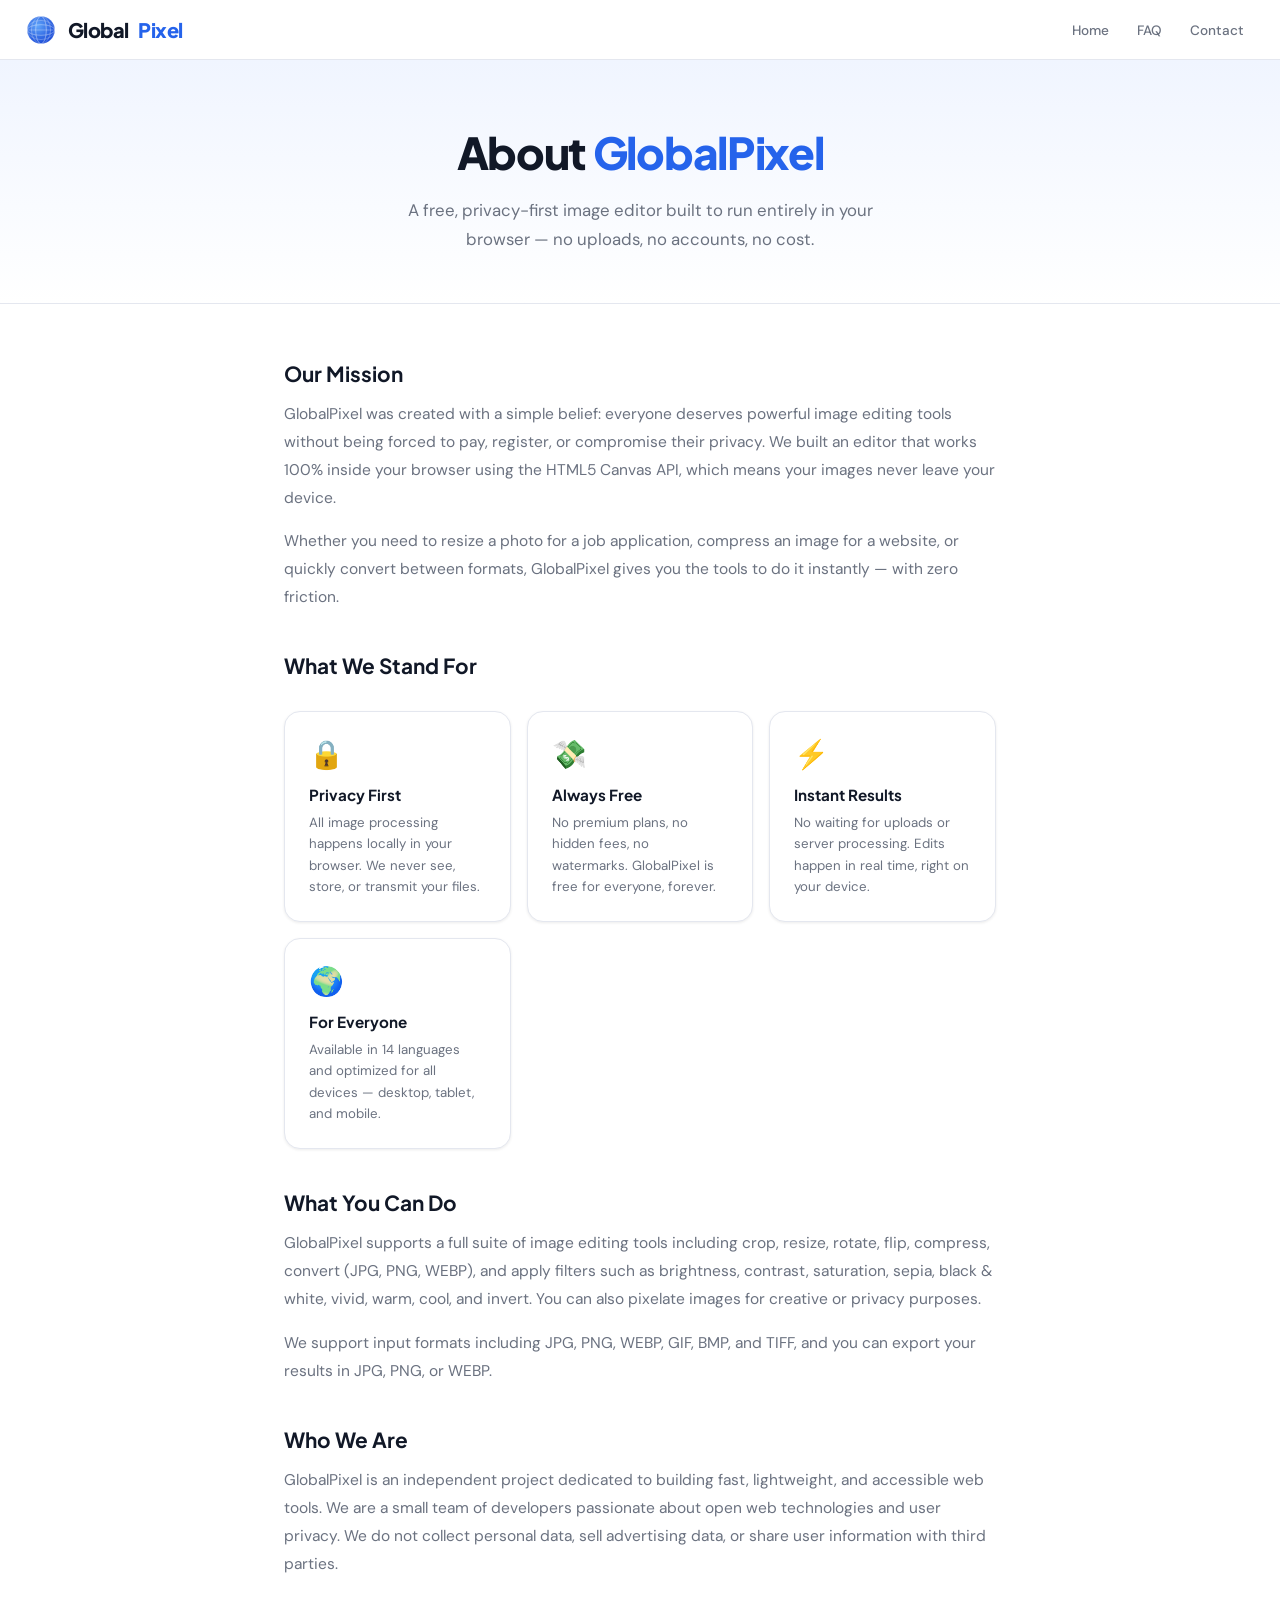
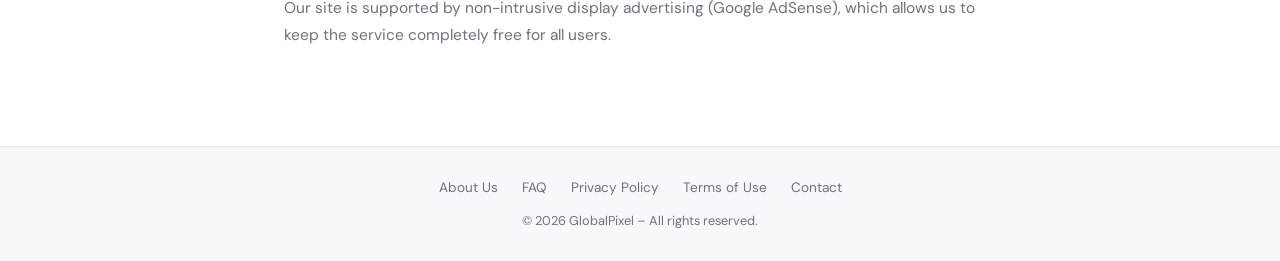
<file: about.html>
<!DOCTYPE html>
<html lang="en">
<head>
<meta charset="UTF-8">
<meta name="viewport" content="width=device-width, initial-scale=1.0">
<title>About Us – GlobalPixel</title>
<meta name="description" content="Learn about GlobalPixel, the free online image editor that processes all images directly in your browser with no uploads, no sign-up, and no cost.">
<meta name="robots" content="index, follow">
<link rel="canonical" href="https://globalpixel.online/about.html">
<link rel="icon" type="image/svg+xml" href="data:image/svg+xml,%3Csvg xmlns='http://www.w3.org/2000/svg' viewBox='0 0 32 32'%3E%3Crect width='32' height='32' rx='8' fill='%232563eb'/%3E%3Ctext x='16' y='23' text-anchor='middle' font-size='20' font-weight='900' fill='white' font-family='Arial'%3EG%3C/text%3E%3C/svg%3E">
<link rel="preconnect" href="https://fonts.googleapis.com">
<link href="https://fonts.googleapis.com/css2?family=DM+Sans:ital,opsz,wght@0,9..40,300;0,9..40,400;0,9..40,500;0,9..40,600;1,9..40,400&family=Plus+Jakarta+Sans:wght@400;500;600;700;800&display=swap" rel="stylesheet">
<script async src="https://pagead2.googlesyndication.com/pagead/js/adsbygoogle.js?client=ca-pub-1692524471491556" crossorigin="anonymous"></script>
<style>
  :root {
    --bg: #ffffff; --surface: #f7f8fc; --card: #ffffff;
    --border: #e4e7ef; --accent: #2563eb; --accent-light: #eff6ff;
    --accent-hover: #1d4ed8; --text: #111827; --muted: #6b7280;
    --shadow-sm: 0 1px 3px rgba(0,0,0,0.08); --shadow-md: 0 4px 16px rgba(0,0,0,0.08);
    --radius-sm: 8px; --radius: 12px; --radius-lg: 16px;
  }
  *, *::before, *::after { box-sizing: border-box; margin: 0; padding: 0; }
  html { scroll-behavior: smooth; }
  body { font-family: 'DM Sans', sans-serif; background: var(--bg); color: var(--text); min-height: 100vh; -webkit-font-smoothing: antialiased; }

  header {
    position: sticky; top: 0; z-index: 200;
    background: rgba(255,255,255,0.95); backdrop-filter: blur(16px);
    border-bottom: 1px solid var(--border);
    padding: 0 1.5rem; height: 60px;
    display: flex; align-items: center; justify-content: space-between;
  }
  .logo {
    display: flex; align-items: center; gap: 0.625rem;
    text-decoration: none; font-family: 'Plus Jakarta Sans', sans-serif;
    font-weight: 800; font-size: 1.25rem; color: var(--text); letter-spacing: -0.03em;
  }
  .logo span { color: var(--accent); }
  .logo-mark { width: 34px; height: 34px; display: flex; align-items: center; justify-content: center; }
  .logo-mark svg { width: 34px; height: 34px; display: block; }
  @keyframes globe-spin { from { transform: rotate(0deg); } to { transform: rotate(360deg); } }
  .globe-lines { animation: globe-spin 6s linear infinite; transform-origin: 16px 16px; }
  .logo:hover .globe-lines { animation-duration: 2s; }

  nav a {
    font-size: 0.85rem; font-weight: 500; color: var(--muted);
    text-decoration: none; padding: 0.4rem 0.75rem;
    border-radius: var(--radius-sm); transition: all 0.15s;
  }
  nav a:hover { color: var(--text); background: var(--surface); }

  .page-hero {
    background: linear-gradient(180deg, #f0f5ff 0%, #ffffff 100%);
    padding: 4rem 1.5rem 3rem; text-align: center;
    border-bottom: 1px solid var(--border);
  }
  .page-hero h1 {
    font-family: 'Plus Jakarta Sans', sans-serif;
    font-size: clamp(1.75rem, 4vw, 2.75rem); font-weight: 800;
    letter-spacing: -0.03em; margin-bottom: 1rem;
  }
  .page-hero h1 em { font-style: normal; color: var(--accent); }
  .page-hero p { color: var(--muted); font-size: 1.05rem; max-width: 520px; margin: 0 auto; line-height: 1.75; }

  .content {
    max-width: 760px; margin: 0 auto;
    padding: 3.5rem 1.5rem 5rem;
  }
  .content h2 {
    font-family: 'Plus Jakarta Sans', sans-serif;
    font-size: 1.3rem; font-weight: 700; margin: 2.5rem 0 0.875rem;
    color: var(--text);
  }
  .content h2:first-child { margin-top: 0; }
  .content p { color: var(--muted); line-height: 1.8; margin-bottom: 1rem; font-size: 0.97rem; }

  .values-grid {
    display: grid; grid-template-columns: repeat(auto-fit, minmax(200px, 1fr));
    gap: 1rem; margin: 2rem 0;
  }
  .value-card {
    background: var(--card); border: 1px solid var(--border);
    border-radius: var(--radius-lg); padding: 1.5rem;
    box-shadow: var(--shadow-sm);
  }
  .value-card .icon { font-size: 1.75rem; margin-bottom: 0.75rem; }
  .value-card h3 {
    font-family: 'Plus Jakarta Sans', sans-serif;
    font-size: 0.95rem; font-weight: 700; margin-bottom: 0.5rem;
  }
  .value-card p { font-size: 0.83rem; color: var(--muted); line-height: 1.6; margin: 0; }

  footer {
    background: var(--surface); border-top: 1px solid var(--border);
    padding: 2rem 1.5rem; text-align: center;
  }
  .footer-links { display: flex; justify-content: center; gap: 1.5rem; flex-wrap: wrap; margin-bottom: 1rem; }
  .footer-links a { font-size: 0.85rem; color: var(--muted); text-decoration: none; transition: color 0.15s; }
  .footer-links a:hover { color: var(--accent); }
  .footer-copy { font-size: 0.8rem; color: var(--muted); }
</style>
</head>
<body>

<header>
  <a href="/" class="logo">
    <div class="logo-mark">
      <svg viewBox="0 0 32 32" xmlns="http://www.w3.org/2000/svg">
        <defs>
          <clipPath id="gc"><circle cx="16" cy="16" r="13"/></clipPath>
          <radialGradient id="gg" cx="38%" cy="35%" r="65%">
            <stop offset="0%" stop-color="#60a5fa"/>
            <stop offset="100%" stop-color="#1d4ed8"/>
          </radialGradient>
        </defs>
        <circle cx="16" cy="16" r="13" fill="url(#gg)"/>
        <g class="globe-lines" clip-path="url(#gc)">
          <ellipse cx="16" cy="16" rx="13" ry="5" fill="none" stroke="rgba(255,255,255,0.35)" stroke-width="0.9"/>
          <ellipse cx="16" cy="16" rx="13" ry="9" fill="none" stroke="rgba(255,255,255,0.25)" stroke-width="0.9"/>
          <ellipse cx="16" cy="16" rx="5" ry="13" fill="none" stroke="rgba(255,255,255,0.4)" stroke-width="0.9"/>
          <ellipse cx="16" cy="16" rx="9" ry="13" fill="none" stroke="rgba(255,255,255,0.28)" stroke-width="0.9"/>
        </g>
        <line x1="3" y1="16" x2="29" y2="16" stroke="rgba(255,255,255,0.3)" stroke-width="0.9" clip-path="url(#gc)"/>
        <circle cx="16" cy="16" r="13" fill="none" stroke="rgba(255,255,255,0.2)" stroke-width="1"/>
      </svg>
    </div>
    Global<span>Pixel</span>
  </a>
  <nav>
    <a href="/">Home</a>
    <a href="/#faq">FAQ</a>
    <a href="/contact.html">Contact</a>
  </nav>
</header>

<div class="page-hero">
  <h1>About <em>GlobalPixel</em></h1>
  <p>A free, privacy-first image editor built to run entirely in your browser — no uploads, no accounts, no cost.</p>
</div>

<main class="content">

  <h2>Our Mission</h2>
  <p>GlobalPixel was created with a simple belief: everyone deserves powerful image editing tools without being forced to pay, register, or compromise their privacy. We built an editor that works 100% inside your browser using the HTML5 Canvas API, which means your images never leave your device.</p>
  <p>Whether you need to resize a photo for a job application, compress an image for a website, or quickly convert between formats, GlobalPixel gives you the tools to do it instantly — with zero friction.</p>

  <h2>What We Stand For</h2>
  <div class="values-grid">
    <div class="value-card">
      <div class="icon">🔒</div>
      <h3>Privacy First</h3>
      <p>All image processing happens locally in your browser. We never see, store, or transmit your files.</p>
    </div>
    <div class="value-card">
      <div class="icon">💸</div>
      <h3>Always Free</h3>
      <p>No premium plans, no hidden fees, no watermarks. GlobalPixel is free for everyone, forever.</p>
    </div>
    <div class="value-card">
      <div class="icon">⚡</div>
      <h3>Instant Results</h3>
      <p>No waiting for uploads or server processing. Edits happen in real time, right on your device.</p>
    </div>
    <div class="value-card">
      <div class="icon">🌍</div>
      <h3>For Everyone</h3>
      <p>Available in 14 languages and optimized for all devices — desktop, tablet, and mobile.</p>
    </div>
  </div>

  <h2>What You Can Do</h2>
  <p>GlobalPixel supports a full suite of image editing tools including crop, resize, rotate, flip, compress, convert (JPG, PNG, WEBP), and apply filters such as brightness, contrast, saturation, sepia, black & white, vivid, warm, cool, and invert. You can also pixelate images for creative or privacy purposes.</p>
  <p>We support input formats including JPG, PNG, WEBP, GIF, BMP, and TIFF, and you can export your results in JPG, PNG, or WEBP.</p>

  <h2>Who We Are</h2>
  <p>GlobalPixel is an independent project dedicated to building fast, lightweight, and accessible web tools. We are a small team of developers passionate about open web technologies and user privacy. We do not collect personal data, sell advertising data, or share user information with third parties.</p>
  <p>Our site is supported by non-intrusive display advertising (Google AdSense), which allows us to keep the service completely free for all users.</p>

</main>

<footer>
  <div class="footer-links">
    <a href="/about.html">About Us</a>
    <a href="/#faq">FAQ</a>
    <a href="/privacy.html">Privacy Policy</a>
    <a href="/terms.html">Terms of Use</a>
    <a href="/contact.html">Contact</a>
  </div>
  <p class="footer-copy">© 2026 GlobalPixel – All rights reserved.</p>
</footer>

</body>
</html>
</file>
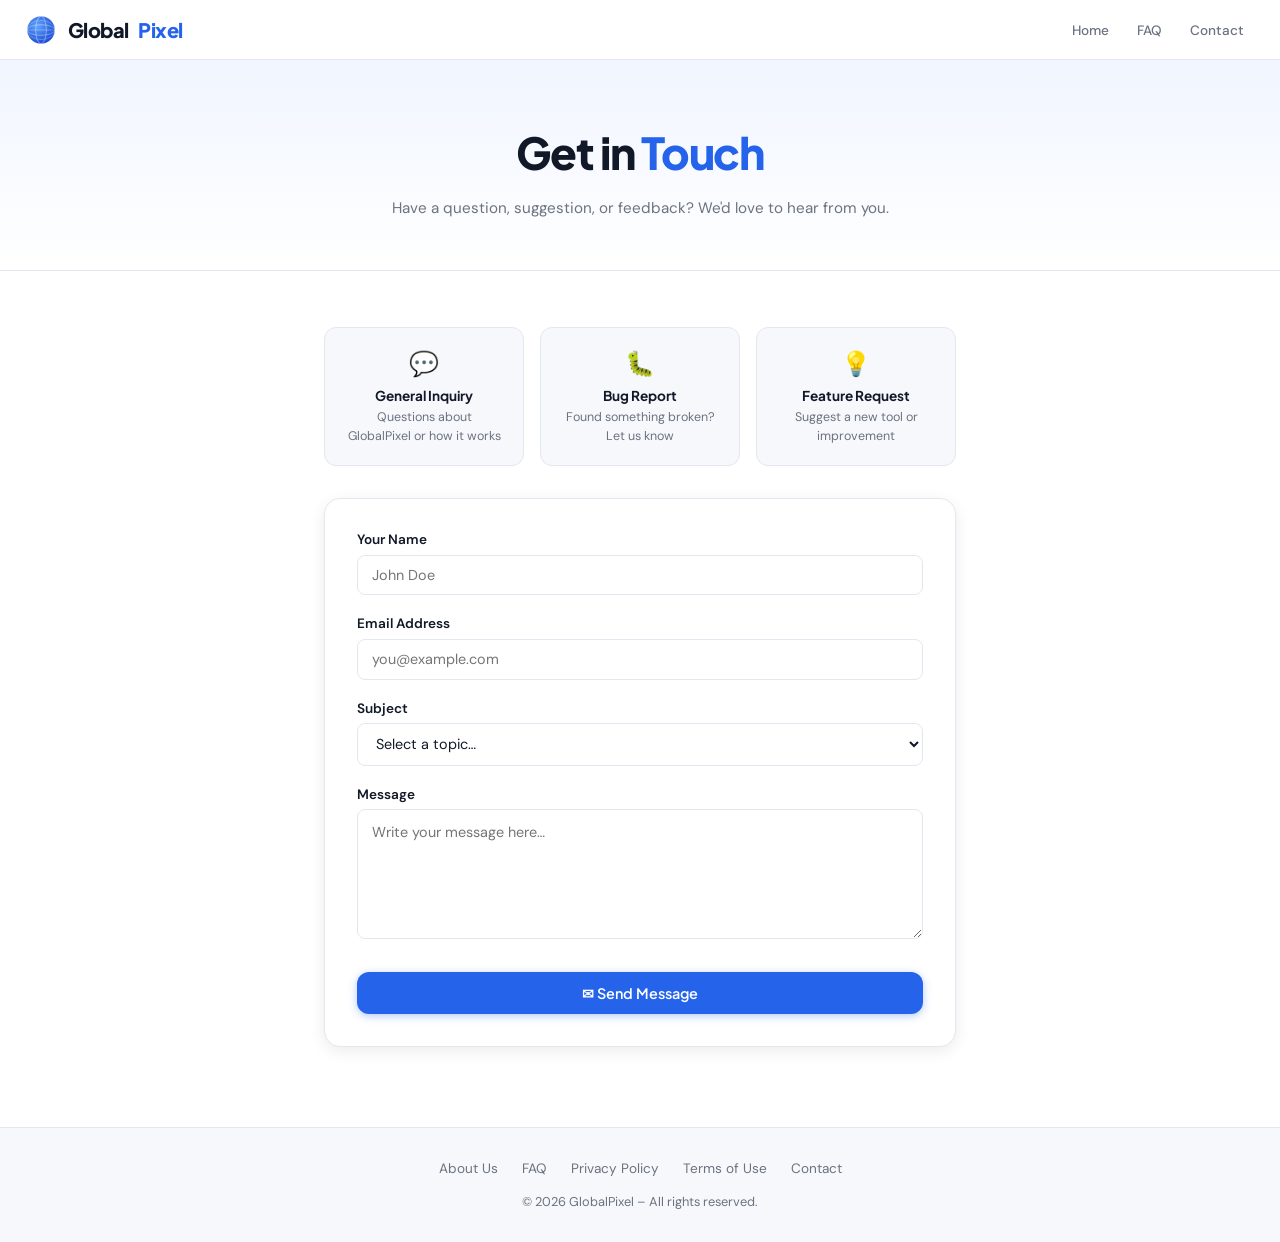
<file: contact.html>
<!DOCTYPE html>
<html lang="en">
<head>
<meta charset="UTF-8">
<meta name="viewport" content="width=device-width, initial-scale=1.0">
<title>Contact – GlobalPixel</title>
<meta name="description" content="Contact GlobalPixel. Send us a message for support, feedback, or any questions about our free online image editor.">
<meta name="robots" content="index, follow">
<link rel="canonical" href="https://globalpixel.online/contact.html">
<link rel="icon" type="image/svg+xml" href="data:image/svg+xml,%3Csvg xmlns='http://www.w3.org/2000/svg' viewBox='0 0 32 32'%3E%3Crect width='32' height='32' rx='8' fill='%232563eb'/%3E%3Ctext x='16' y='23' text-anchor='middle' font-size='20' font-weight='900' fill='white' font-family='Arial'%3EG%3C/text%3E%3C/svg%3E">
<link rel="preconnect" href="https://fonts.googleapis.com">
<link href="https://fonts.googleapis.com/css2?family=DM+Sans:ital,opsz,wght@0,9..40,300;0,9..40,400;0,9..40,500;0,9..40,600;1,9..40,400&family=Plus+Jakarta+Sans:wght@400;500;600;700;800&display=swap" rel="stylesheet">
<script async src="https://pagead2.googlesyndication.com/pagead/js/adsbygoogle.js?client=ca-pub-1692524471491556" crossorigin="anonymous"></script>
<style>
  :root {
    --bg: #ffffff; --surface: #f7f8fc; --card: #ffffff;
    --border: #e4e7ef; --accent: #2563eb; --accent-light: #eff6ff;
    --accent-hover: #1d4ed8; --text: #111827; --muted: #6b7280;
    --success: #10b981;
    --radius-sm: 8px; --radius: 12px; --radius-lg: 16px;
    --shadow-sm: 0 1px 3px rgba(0,0,0,0.08); --shadow-md: 0 4px 16px rgba(0,0,0,0.08);
  }
  *, *::before, *::after { box-sizing: border-box; margin: 0; padding: 0; }
  body { font-family: 'DM Sans', sans-serif; background: var(--bg); color: var(--text); min-height: 100vh; -webkit-font-smoothing: antialiased; }

  header {
    position: sticky; top: 0; z-index: 200;
    background: rgba(255,255,255,0.95); backdrop-filter: blur(16px);
    border-bottom: 1px solid var(--border);
    padding: 0 1.5rem; height: 60px;
    display: flex; align-items: center; justify-content: space-between;
  }
  .logo { display: flex; align-items: center; gap: 0.625rem; text-decoration: none; font-family: 'Plus Jakarta Sans', sans-serif; font-weight: 800; font-size: 1.25rem; color: var(--text); letter-spacing: -0.03em; }
  .logo span { color: var(--accent); }
  .logo-mark { width: 34px; height: 34px; display: flex; align-items: center; justify-content: center; }
  .logo-mark svg { width: 34px; height: 34px; display: block; }
  @keyframes globe-spin { from { transform: rotate(0deg); } to { transform: rotate(360deg); } }
  .globe-lines { animation: globe-spin 6s linear infinite; transform-origin: 16px 16px; }
  .logo:hover .globe-lines { animation-duration: 2s; }
  nav a { font-size: 0.85rem; font-weight: 500; color: var(--muted); text-decoration: none; padding: 0.4rem 0.75rem; border-radius: var(--radius-sm); transition: all 0.15s; }
  nav a:hover { color: var(--text); background: var(--surface); }

  .page-hero { background: linear-gradient(180deg, #f0f5ff 0%, #ffffff 100%); padding: 4rem 1.5rem 3rem; text-align: center; border-bottom: 1px solid var(--border); }
  .page-hero h1 { font-family: 'Plus Jakarta Sans', sans-serif; font-size: clamp(1.75rem, 4vw, 2.75rem); font-weight: 800; letter-spacing: -0.03em; margin-bottom: 1rem; }
  .page-hero h1 em { font-style: normal; color: var(--accent); }
  .page-hero p { color: var(--muted); font-size: 0.95rem; max-width: 520px; margin: 0 auto; line-height: 1.7; }

  .content { max-width: 680px; margin: 0 auto; padding: 3.5rem 1.5rem 5rem; }

  .contact-form {
    background: var(--card);
    border: 1px solid var(--border);
    border-radius: var(--radius-lg);
    padding: 2rem;
    box-shadow: var(--shadow-md);
  }

  .form-group { margin-bottom: 1.25rem; }
  .form-group label {
    display: block;
    font-size: 0.85rem; font-weight: 600;
    color: var(--text); margin-bottom: 0.4rem;
  }
  .form-group input,
  .form-group select,
  .form-group textarea {
    width: 100%;
    padding: 0.65rem 0.875rem;
    border: 1px solid var(--border);
    border-radius: var(--radius-sm);
    font-family: 'DM Sans', sans-serif;
    font-size: 0.9rem;
    color: var(--text);
    background: var(--bg);
    transition: border-color 0.15s, box-shadow 0.15s;
    outline: none;
  }
  .form-group input:focus,
  .form-group select:focus,
  .form-group textarea:focus {
    border-color: var(--accent);
    box-shadow: 0 0 0 3px rgba(37,99,235,0.1);
  }
  .form-group textarea { resize: vertical; min-height: 130px; line-height: 1.6; }

  .btn-submit {
    display: inline-flex; align-items: center; gap: 0.5rem;
    background: var(--accent); color: #fff;
    font-family: 'Plus Jakarta Sans', sans-serif;
    font-weight: 600; font-size: 0.9rem;
    padding: 0.75rem 2rem;
    border: none; border-radius: var(--radius);
    cursor: pointer; transition: all 0.2s;
    box-shadow: 0 2px 8px rgba(37,99,235,0.35);
    width: 100%; justify-content: center; margin-top: 0.5rem;
  }
  .btn-submit:hover { background: var(--accent-hover); transform: translateY(-1px); box-shadow: 0 4px 16px rgba(37,99,235,0.4); }
  .btn-submit:disabled { opacity: 0.6; cursor: not-allowed; transform: none; }

  .success-msg {
    display: none;
    background: #ecfdf5; border: 1px solid #6ee7b7;
    border-radius: var(--radius); padding: 1rem 1.25rem;
    color: #065f46; font-size: 0.9rem; font-weight: 500;
    margin-top: 1rem; text-align: center;
  }
  .success-msg.show { display: block; }

  .info-cards { display: grid; grid-template-columns: repeat(auto-fit, minmax(180px, 1fr)); gap: 1rem; margin-bottom: 2rem; }
  .info-card { background: var(--surface); border: 1px solid var(--border); border-radius: var(--radius); padding: 1.25rem; text-align: center; }
  .info-card .ic-icon { font-size: 1.5rem; margin-bottom: 0.5rem; }
  .info-card h3 { font-family: 'Plus Jakarta Sans', sans-serif; font-size: 0.85rem; font-weight: 700; margin-bottom: 0.25rem; }
  .info-card p { font-size: 0.78rem; color: var(--muted); line-height: 1.5; }

  footer { background: var(--surface); border-top: 1px solid var(--border); padding: 2rem 1.5rem; text-align: center; }
  .footer-links { display: flex; justify-content: center; gap: 1.5rem; flex-wrap: wrap; margin-bottom: 1rem; }
  .footer-links a { font-size: 0.85rem; color: var(--muted); text-decoration: none; transition: color 0.15s; }
  .footer-links a:hover { color: var(--accent); }
  .footer-copy { font-size: 0.8rem; color: var(--muted); }
</style>
</head>
<body>

<header>
  <a href="/" class="logo">
    <div class="logo-mark">
      <svg viewBox="0 0 32 32" xmlns="http://www.w3.org/2000/svg">
        <defs>
          <clipPath id="gc"><circle cx="16" cy="16" r="13"/></clipPath>
          <radialGradient id="gg" cx="38%" cy="35%" r="65%">
            <stop offset="0%" stop-color="#60a5fa"/>
            <stop offset="100%" stop-color="#1d4ed8"/>
          </radialGradient>
        </defs>
        <circle cx="16" cy="16" r="13" fill="url(#gg)"/>
        <g class="globe-lines" clip-path="url(#gc)">
          <ellipse cx="16" cy="16" rx="13" ry="5" fill="none" stroke="rgba(255,255,255,0.35)" stroke-width="0.9"/>
          <ellipse cx="16" cy="16" rx="13" ry="9" fill="none" stroke="rgba(255,255,255,0.25)" stroke-width="0.9"/>
          <ellipse cx="16" cy="16" rx="5" ry="13" fill="none" stroke="rgba(255,255,255,0.4)" stroke-width="0.9"/>
        </g>
        <line x1="3" y1="16" x2="29" y2="16" stroke="rgba(255,255,255,0.3)" stroke-width="0.9" clip-path="url(#gc)"/>
        <circle cx="16" cy="16" r="13" fill="none" stroke="rgba(255,255,255,0.2)" stroke-width="1"/>
      </svg>
    </div>
    Global<span>Pixel</span>
  </a>
  <nav>
    <a href="/">Home</a>
    <a href="/#faq">FAQ</a>
    <a href="/contact.html">Contact</a>
  </nav>
</header>

<div class="page-hero">
  <h1>Get in <em>Touch</em></h1>
  <p>Have a question, suggestion, or feedback? We'd love to hear from you.</p>
</div>

<main class="content">

  <div class="info-cards">
    <div class="info-card">
      <div class="ic-icon">💬</div>
      <h3>General Inquiry</h3>
      <p>Questions about GlobalPixel or how it works</p>
    </div>
    <div class="info-card">
      <div class="ic-icon">🐛</div>
      <h3>Bug Report</h3>
      <p>Found something broken? Let us know</p>
    </div>
    <div class="info-card">
      <div class="ic-icon">💡</div>
      <h3>Feature Request</h3>
      <p>Suggest a new tool or improvement</p>
    </div>
  </div>

  <div class="contact-form">
    <div class="form-group">
      <label for="contact-name">Your Name</label>
      <input type="text" id="contact-name" placeholder="John Doe">
    </div>
    <div class="form-group">
      <label for="contact-email">Email Address</label>
      <input type="email" id="contact-email" placeholder="you@example.com">
    </div>
    <div class="form-group">
      <label for="contact-subject">Subject</label>
      <select id="contact-subject">
        <option value="">Select a topic…</option>
        <option value="general">General Question</option>
        <option value="bug">Bug Report</option>
        <option value="feature">Feature Request</option>
        <option value="privacy">Privacy / Data</option>
        <option value="other">Other</option>
      </select>
    </div>
    <div class="form-group">
      <label for="contact-message">Message</label>
      <textarea id="contact-message" placeholder="Write your message here…"></textarea>
    </div>
    <button class="btn-submit" id="submitBtn" onclick="handleSubmit()">
      ✉ Send Message
    </button>
    <div class="success-msg" id="successMsg">
      ✅ Your message has been sent! We'll get back to you as soon as possible.
    </div>
  </div>

</main>

<footer>
  <div class="footer-links">
    <a href="/about.html">About Us</a>
    <a href="/#faq">FAQ</a>
    <a href="/privacy.html">Privacy Policy</a>
    <a href="/terms.html">Terms of Use</a>
    <a href="/contact.html">Contact</a>
  </div>
  <p class="footer-copy">© 2026 GlobalPixel – All rights reserved.</p>
</footer>

<script>
function handleSubmit() {
  const name    = document.getElementById('contact-name').value.trim();
  const email   = document.getElementById('contact-email').value.trim();
  const subject = document.getElementById('contact-subject').value;
  const message = document.getElementById('contact-message').value.trim();

  if (!name || !email || !subject || !message) {
    alert('Please fill in all fields before sending.');
    return;
  }
  if (!/^[^\s@]+@[^\s@]+\.[^\s@]+$/.test(email)) {
    alert('Please enter a valid email address.');
    return;
  }

  const btn = document.getElementById('submitBtn');
  btn.disabled = true;
  btn.textContent = 'Sending…';

  // Simulate send (replace with your actual backend/email service)
  setTimeout(() => {
    btn.style.display = 'none';
    document.getElementById('successMsg').classList.add('show');
    document.getElementById('contact-name').value = '';
    document.getElementById('contact-email').value = '';
    document.getElementById('contact-subject').value = '';
    document.getElementById('contact-message').value = '';
  }, 1000);
}
</script>
</body>
</html>
</file>
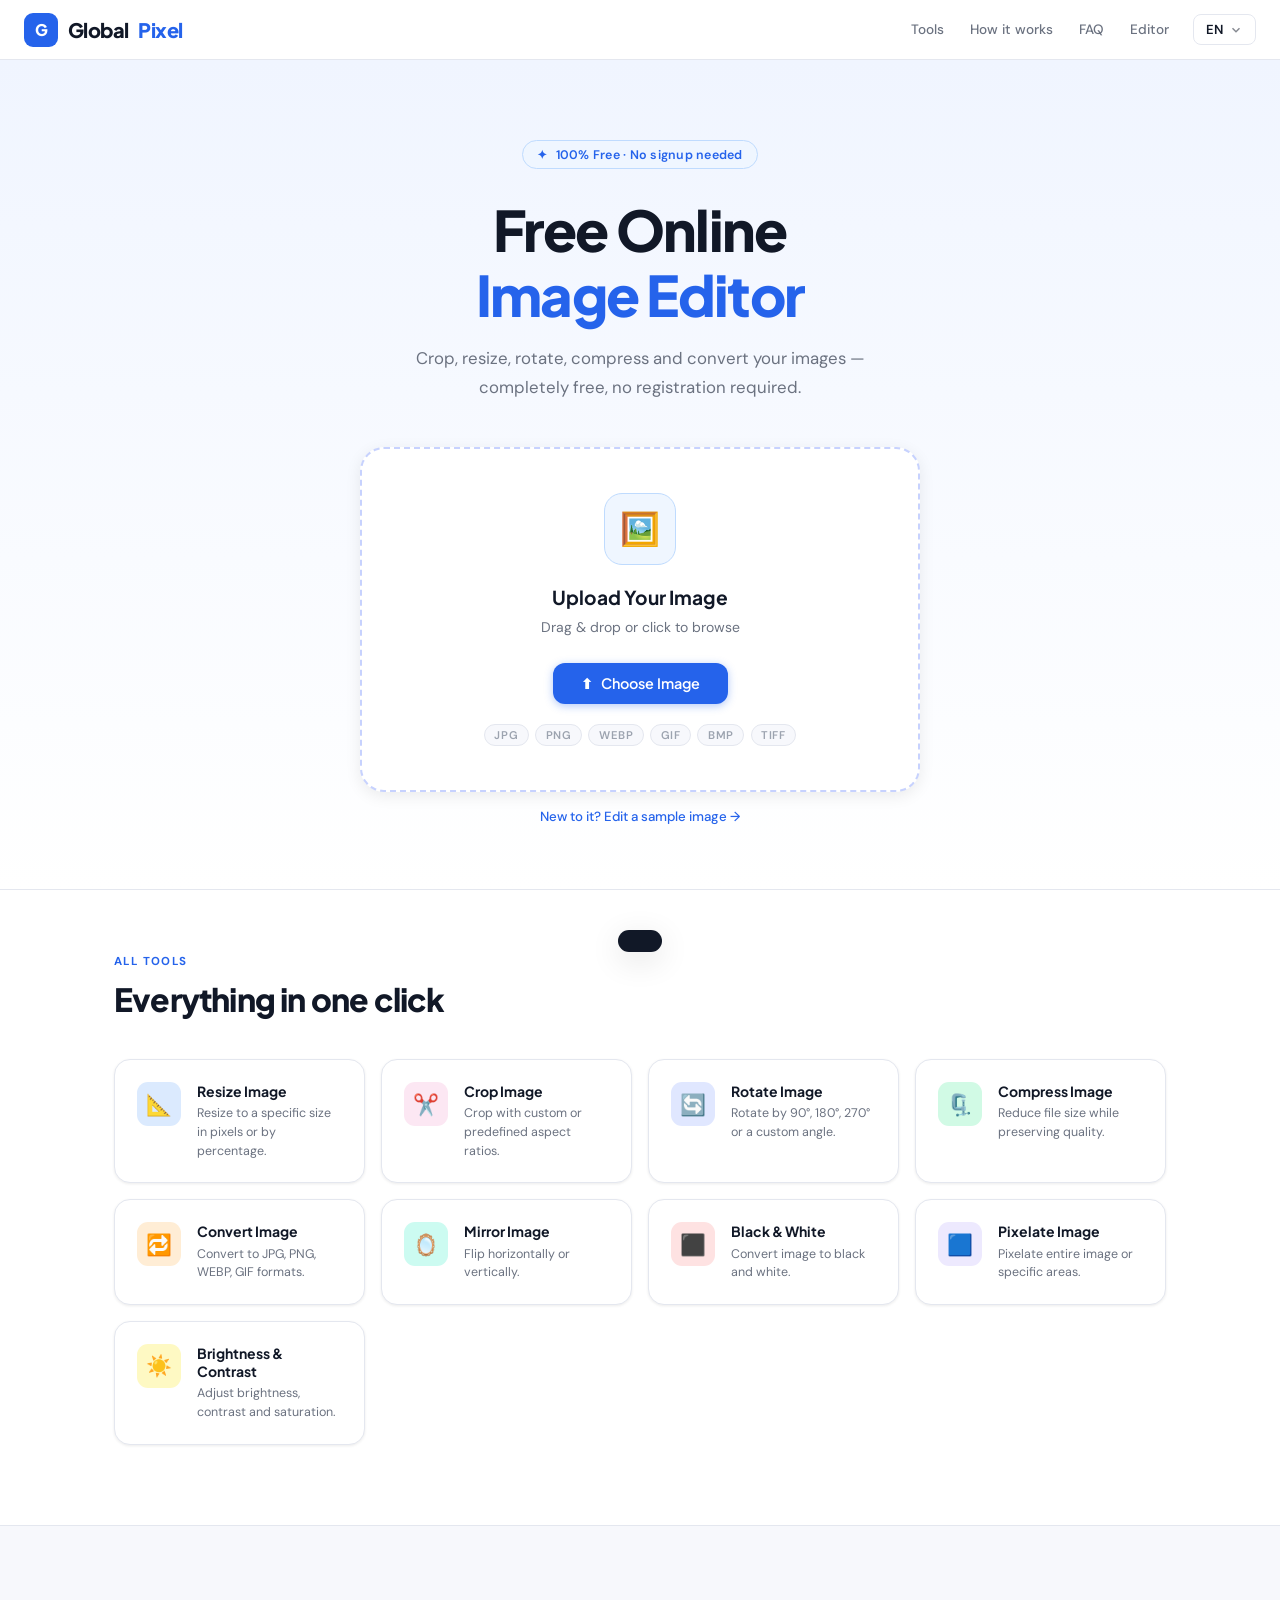
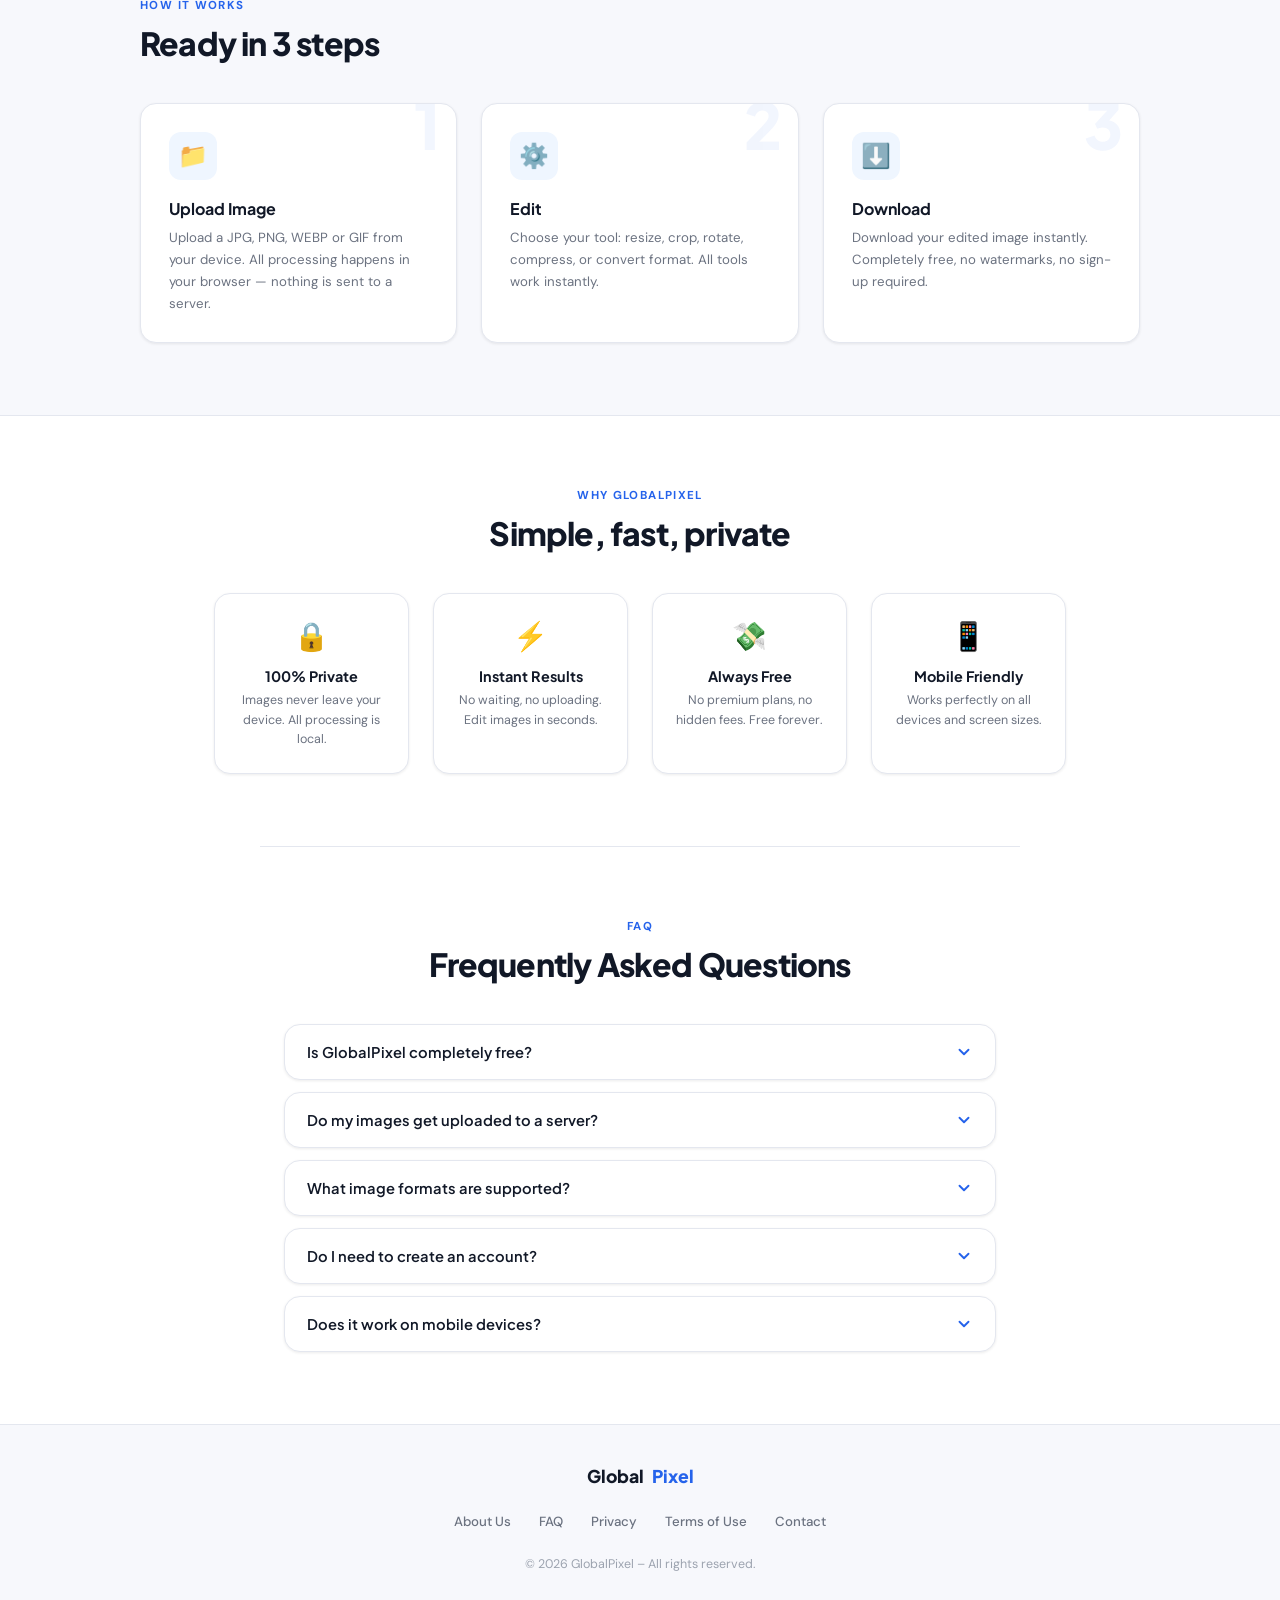
<file: globalpixel (5).html>
<!DOCTYPE html>
<html lang="en">
<head>
<meta charset="UTF-8">
<meta name="viewport" content="width=device-width, initial-scale=1.0">

<!-- ═══ PRIMARY SEO ═══ -->
<title>GlobalPixel – Free Online Image Editor | Crop, Resize, Compress</title>
<meta name="description" content="Edit images online for free with GlobalPixel. Crop, resize, rotate, compress, convert JPG/PNG/WEBP and apply filters — all in your browser. No signup, no uploads.">
<meta name="keywords" content="free online image editor, crop image online, resize image online, compress image, convert image to jpg png webp, rotate image, image filter, photo editor free, no signup image editor">
<meta name="robots" content="index, follow">
<meta name="author" content="GlobalPixel">
<link rel="canonical" href="https://globalpixel.app/">

<!-- ═══ OPEN GRAPH (Facebook, LinkedIn, WhatsApp) ═══ -->
<meta property="og:type" content="website">
<meta property="og:url" content="https://globalpixel.app/">
<meta property="og:title" content="GlobalPixel – Free Online Image Editor">
<meta property="og:description" content="Crop, resize, rotate, compress and convert images — completely free, no registration required. All processing happens in your browser.">
<meta property="og:image" content="https://globalpixel.app/og-image.png">
<meta property="og:image:width" content="1200">
<meta property="og:image:height" content="630">
<meta property="og:site_name" content="GlobalPixel">
<meta property="og:locale" content="en_US">

<!-- ═══ TWITTER CARD ═══ -->
<meta name="twitter:card" content="summary_large_image">
<meta name="twitter:url" content="https://globalpixel.app/">
<meta name="twitter:title" content="GlobalPixel – Free Online Image Editor">
<meta name="twitter:description" content="Crop, resize, rotate, compress and convert images — free, no signup, no uploads to server.">
<meta name="twitter:image" content="https://globalpixel.app/og-image.png">

<!-- ═══ FAVICON (SVG inline data URI) ═══ -->
<link rel="icon" type="image/svg+xml" href="data:image/svg+xml,%3Csvg xmlns='http://www.w3.org/2000/svg' viewBox='0 0 32 32'%3E%3Crect width='32' height='32' rx='8' fill='%232563eb'/%3E%3Ctext x='16' y='23' text-anchor='middle' font-size='20' font-weight='900' fill='white' font-family='Arial'%3EG%3C/text%3E%3C/svg%3E">
<link rel="apple-touch-icon" href="data:image/svg+xml,%3Csvg xmlns='http://www.w3.org/2000/svg' viewBox='0 0 180 180'%3E%3Crect width='180' height='180' rx='40' fill='%232563eb'/%3E%3Ctext x='90' y='130' text-anchor='middle' font-size='110' font-weight='900' fill='white' font-family='Arial'%3EG%3C/text%3E%3C/svg%3E">

<!-- ═══ STRUCTURED DATA (JSON-LD) ═══ -->
<script type="application/ld+json">
{
  "@context": "https://schema.org",
  "@graph": [
    {
      "@type": "WebApplication",
      "@id": "https://globalpixel.app/#app",
      "name": "GlobalPixel",
      "url": "https://globalpixel.app/",
      "description": "Free online image editor. Crop, resize, rotate, compress and convert images in your browser without uploading to any server.",
      "applicationCategory": "MultimediaApplication",
      "operatingSystem": "Any",
      "browserRequirements": "Requires JavaScript",
      "offers": {
        "@type": "Offer",
        "price": "0",
        "priceCurrency": "USD"
      },
      "featureList": [
        "Crop Image",
        "Resize Image",
        "Rotate Image",
        "Compress Image",
        "Convert Image Format",
        "Mirror / Flip Image",
        "Black & White Filter",
        "Pixelate Image",
        "Brightness & Contrast Adjustment"
      ]
    },
    {
      "@type": "FAQPage",
      "@id": "https://globalpixel.app/#faq",
      "mainEntity": [
        {
          "@type": "Question",
          "name": "Is GlobalPixel completely free?",
          "acceptedAnswer": {
            "@type": "Answer",
            "text": "Yes. GlobalPixel is 100% free with no premium plans, hidden fees, or watermarks — ever."
          }
        },
        {
          "@type": "Question",
          "name": "Do my images get uploaded to a server?",
          "acceptedAnswer": {
            "@type": "Answer",
            "text": "No. All image processing happens entirely inside your browser using the Canvas API. Your images never leave your device."
          }
        },
        {
          "@type": "Question",
          "name": "What image formats does GlobalPixel support?",
          "acceptedAnswer": {
            "@type": "Answer",
            "text": "GlobalPixel supports JPG, PNG, WEBP, GIF, BMP, and TIFF as input, and can export to JPG, PNG, and WEBP."
          }
        },
        {
          "@type": "Question",
          "name": "Do I need to create an account?",
          "acceptedAnswer": {
            "@type": "Answer",
            "text": "No account or sign-up is required. Just open the editor, upload your image, and start editing instantly."
          }
        }
      ]
    }
  ]
}
</script>

<link rel="preconnect" href="https://fonts.googleapis.com">
<link href="https://fonts.googleapis.com/css2?family=DM+Sans:ital,opsz,wght@0,9..40,300;0,9..40,400;0,9..40,500;0,9..40,600;1,9..40,400&family=Plus+Jakarta+Sans:wght@400;500;600;700;800&display=swap" rel="stylesheet">
<style>
  :root {
    --bg: #ffffff;
    --surface: #f7f8fc;
    --card: #ffffff;
    --border: #e4e7ef;
    --border-hover: #c5cce0;
    --accent: #2563eb;
    --accent-light: #eff6ff;
    --accent-hover: #1d4ed8;
    --text: #111827;
    --muted: #6b7280;
    --muted2: #9ca3af;
    --success: #10b981;
    --warning: #f59e0b;
    --danger: #ef4444;
    --shadow-sm: 0 1px 3px rgba(0,0,0,0.08);
    --shadow-md: 0 4px 16px rgba(0,0,0,0.08);
    --shadow-lg: 0 8px 32px rgba(0,0,0,0.12);
    --radius-sm: 8px;
    --radius: 12px;
    --radius-lg: 16px;
    --radius-xl: 24px;
  }

  *, *::before, *::after { box-sizing: border-box; margin: 0; padding: 0; }
  html { scroll-behavior: smooth; }

  body {
    font-family: 'DM Sans', sans-serif;
    background: var(--bg);
    color: var(--text);
    min-height: 100vh;
    overflow-x: hidden;
    -webkit-font-smoothing: antialiased;
  }

  /* ─── HEADER ─── */
  header {
    position: sticky; top: 0; z-index: 200;
    background: rgba(255,255,255,0.95);
    backdrop-filter: blur(16px);
    border-bottom: 1px solid var(--border);
    padding: 0 1.5rem;
    height: 60px;
    display: flex; align-items: center; justify-content: space-between;
  }

  .logo {
    display: flex; align-items: center; gap: 0.625rem;
    text-decoration: none;
    font-family: 'Plus Jakarta Sans', sans-serif;
    font-weight: 800;
    font-size: 1.25rem;
    color: var(--text);
    letter-spacing: -0.03em;
  }
  .logo-mark {
    width: 34px; height: 34px;
    background: var(--accent);
    border-radius: 9px;
    display: flex; align-items: center; justify-content: center;
    color: white; font-size: 1rem; font-weight: 900;
  }
  .logo span { color: var(--accent); }

  .header-right { display: flex; align-items: center; gap: 0.75rem; }

  nav { display: flex; gap: 0.125rem; }
  nav a {
    font-size: 0.85rem; font-weight: 500;
    color: var(--muted);
    text-decoration: none;
    padding: 0.4rem 0.75rem;
    border-radius: var(--radius-sm);
    transition: all 0.15s;
  }
  nav a:hover { color: var(--text); background: var(--surface); }

  /* Language Switcher */
  .lang-switcher {
    position: relative;
  }
  .lang-btn {
    display: flex; align-items: center; gap: 0.4rem;
    padding: 0.375rem 0.75rem;
    border: 1px solid var(--border);
    border-radius: var(--radius-sm);
    background: var(--bg);
    font-family: 'DM Sans', sans-serif;
    font-size: 0.82rem; font-weight: 600;
    color: var(--text);
    cursor: pointer;
    transition: all 0.15s;
  }
  .lang-btn:hover { border-color: var(--accent); color: var(--accent); }
  .lang-btn svg { width: 14px; height: 14px; opacity: 0.5; transition: transform 0.2s; }
  .lang-switcher.open .lang-btn svg { transform: rotate(180deg); }

  .lang-dropdown {
    display: none;
    position: absolute; top: calc(100% + 6px); right: 0;
    background: var(--card);
    border: 1px solid var(--border);
    border-radius: var(--radius);
    box-shadow: var(--shadow-lg);
    min-width: 200px;
    padding: 0.5rem;
    z-index: 999;
    max-height: 360px; overflow-y: auto;
  }
  .lang-switcher.open .lang-dropdown { display: block; }
  .lang-dropdown a {
    display: flex; align-items: center; gap: 0.75rem;
    padding: 0.5rem 0.75rem;
    border-radius: var(--radius-sm);
    text-decoration: none;
    font-size: 0.83rem; font-weight: 500;
    color: var(--text);
    transition: all 0.15s;
  }
  .lang-dropdown a:hover { background: var(--surface); }
  .lang-dropdown a.active { color: var(--accent); background: var(--accent-light); }
  .lang-flag { font-size: 1rem; }

  /* ─── HERO ─── */
  .hero {
    background: linear-gradient(180deg, #f0f5ff 0%, #ffffff 100%);
    padding: 5rem 1.5rem 4rem;
    text-align: center;
    border-bottom: 1px solid var(--border);
  }

  .hero-badge {
    display: inline-flex; align-items: center; gap: 0.5rem;
    background: var(--accent-light);
    border: 1px solid #bfdbfe;
    color: var(--accent);
    font-size: 0.78rem; font-weight: 600;
    padding: 0.35rem 0.875rem;
    border-radius: 999px;
    margin-bottom: 1.75rem;
    letter-spacing: 0.02em;
  }

  .hero h1 {
    font-family: 'Plus Jakarta Sans', sans-serif;
    font-size: clamp(2rem, 5vw, 3.5rem);
    font-weight: 800;
    line-height: 1.15;
    letter-spacing: -0.03em;
    color: var(--text);
    margin-bottom: 1.125rem;
    max-width: 700px;
    margin-left: auto;
    margin-right: auto;
  }
  .hero h1 em { font-style: normal; color: var(--accent); }

  .hero p {
    color: var(--muted);
    font-size: 1.05rem;
    max-width: 500px;
    margin: 0 auto 2.75rem;
    line-height: 1.75;
  }

  /* ─── UPLOAD ZONE ─── */
  .upload-area {
    max-width: 560px; margin: 0 auto;
  }
  .upload-zone {
    position: relative;
    border: 2px dashed #c7d2fe;
    border-radius: var(--radius-xl);
    background: #fff;
    padding: 2.75rem 2rem;
    text-align: center;
    cursor: pointer;
    transition: all 0.25s;
    box-shadow: var(--shadow-md);
  }
  .upload-zone:hover, .upload-zone.dragover {
    border-color: var(--accent);
    box-shadow: 0 0 0 4px rgba(37,99,235,0.1), var(--shadow-md);
    transform: translateY(-2px);
  }

  .upload-icon-wrap {
    width: 72px; height: 72px;
    background: var(--accent-light);
    border-radius: 18px;
    display: flex; align-items: center; justify-content: center;
    margin: 0 auto 1.25rem;
    font-size: 2rem;
    border: 1px solid #bfdbfe;
  }
  .upload-zone h2 {
    font-family: 'Plus Jakarta Sans', sans-serif;
    font-size: 1.2rem; font-weight: 700;
    margin-bottom: 0.375rem; color: var(--text);
  }
  .upload-zone > p { color: var(--muted); font-size: 0.875rem; margin-bottom: 1.5rem; }

  .btn-primary {
    display: inline-flex; align-items: center; gap: 0.5rem;
    background: var(--accent);
    color: #fff;
    font-family: 'Plus Jakarta Sans', sans-serif;
    font-weight: 600; font-size: 0.9rem;
    padding: 0.7rem 1.75rem;
    border: none; border-radius: var(--radius);
    cursor: pointer;
    transition: all 0.2s;
    text-decoration: none;
    box-shadow: 0 2px 8px rgba(37,99,235,0.35);
  }
  .btn-primary:hover {
    background: var(--accent-hover);
    transform: translateY(-1px);
    box-shadow: 0 4px 16px rgba(37,99,235,0.4);
  }

  .supported-formats {
    display: flex; justify-content: center; flex-wrap: wrap; gap: 0.4rem;
    margin-top: 1.25rem;
  }
  .format-tag {
    font-size: 0.7rem; font-weight: 600;
    color: var(--muted2);
    background: var(--surface);
    border: 1px solid var(--border);
    padding: 0.2rem 0.6rem;
    border-radius: 999px;
    letter-spacing: 0.05em;
  }

  .sample-link {
    display: block;
    margin-top: 1rem;
    font-size: 0.83rem;
    color: var(--accent);
    text-decoration: none;
    font-weight: 500;
    transition: opacity 0.15s;
  }
  .sample-link:hover { opacity: 0.7; }

  /* ─── TOOLS GRID ─── */
  .tools-section {
    padding: 4rem 1.5rem 5rem;
    max-width: 1100px; margin: 0 auto;
  }
  .section-eyebrow {
    font-size: 0.72rem; font-weight: 700;
    letter-spacing: 0.12em; text-transform: uppercase;
    color: var(--accent);
    margin-bottom: 0.625rem;
  }
  .section-title {
    font-family: 'Plus Jakarta Sans', sans-serif;
    font-size: clamp(1.5rem, 3vw, 2rem);
    font-weight: 800; letter-spacing: -0.025em;
    color: var(--text); margin-bottom: 2.5rem;
  }

  .tools-grid {
    display: grid;
    grid-template-columns: repeat(auto-fill, minmax(210px, 1fr));
    gap: 1rem;
  }

  .tool-card {
    display: flex; align-items: flex-start; gap: 1rem;
    background: var(--card);
    border: 1px solid var(--border);
    border-radius: var(--radius-lg);
    padding: 1.375rem;
    cursor: pointer;
    transition: all 0.2s;
    text-decoration: none; color: var(--text);
    box-shadow: var(--shadow-sm);
  }
  .tool-card:hover {
    border-color: var(--accent);
    box-shadow: 0 0 0 3px rgba(37,99,235,0.08), var(--shadow-md);
    transform: translateY(-2px);
  }
  .tool-icon {
    width: 44px; height: 44px; min-width: 44px;
    border-radius: 11px;
    display: flex; align-items: center; justify-content: center;
    font-size: 1.3rem;
    flex-shrink: 0;
  }
  .tool-icon.blue   { background: #dbeafe; }
  .tool-icon.pink   { background: #fce7f3; }
  .tool-icon.green  { background: #d1fae5; }
  .tool-icon.orange { background: #ffedd5; }
  .tool-icon.purple { background: #ede9fe; }
  .tool-icon.teal   { background: #ccfbf1; }
  .tool-icon.red    { background: #fee2e2; }
  .tool-icon.indigo { background: #e0e7ff; }
  .tool-icon.yellow { background: #fef9c3; }

  .tool-text h3 {
    font-family: 'Plus Jakarta Sans', sans-serif;
    font-size: 0.875rem; font-weight: 700;
    margin-bottom: 0.25rem; color: var(--text);
    line-height: 1.3;
  }
  .tool-text p { font-size: 0.78rem; color: var(--muted); line-height: 1.5; }

  /* ─── HOW IT WORKS ─── */
  .how-section {
    background: var(--surface);
    border-top: 1px solid var(--border);
    border-bottom: 1px solid var(--border);
    padding: 4.5rem 1.5rem;
  }
  .how-inner { max-width: 1000px; margin: 0 auto; }
  .steps-grid {
    display: grid;
    grid-template-columns: repeat(auto-fit, minmax(220px, 1fr));
    gap: 1.5rem;
    margin-top: 2.5rem;
  }
  .step-card {
    background: var(--card);
    border: 1px solid var(--border);
    border-radius: var(--radius-lg);
    padding: 1.75rem;
    position: relative;
    overflow: hidden;
    box-shadow: var(--shadow-sm);
  }
  .step-num-bg {
    position: absolute; top: -0.75rem; right: 1rem;
    font-family: 'Plus Jakarta Sans', sans-serif;
    font-size: 4rem; font-weight: 900;
    color: var(--accent); opacity: 0.06;
    line-height: 1; pointer-events: none;
  }
  .step-icon-wrap {
    width: 48px; height: 48px;
    background: var(--accent-light);
    border-radius: 12px;
    display: flex; align-items: center; justify-content: center;
    font-size: 1.5rem; margin-bottom: 1.125rem;
  }
  .step-card h3 {
    font-family: 'Plus Jakarta Sans', sans-serif;
    font-size: 1rem; font-weight: 700;
    margin-bottom: 0.5rem; color: var(--text);
  }
  .step-card p { font-size: 0.83rem; color: var(--muted); line-height: 1.65; }

  /* ─── FEATURES ─── */
  .features-section {
    padding: 4.5rem 1.5rem;
    max-width: 900px; margin: 0 auto;
    text-align: center;
  }
  .features-grid {
    display: grid; grid-template-columns: repeat(auto-fit, minmax(180px, 1fr));
    gap: 1.5rem; margin-top: 2.5rem;
  }
  .feature-item {
    padding: 1.5rem 1.25rem;
    border: 1px solid var(--border);
    border-radius: var(--radius-lg);
    background: var(--card);
    box-shadow: var(--shadow-sm);
  }
  .feature-item .fi { font-size: 1.75rem; margin-bottom: 0.75rem; }
  .feature-item h4 {
    font-family: 'Plus Jakarta Sans', sans-serif;
    font-size: 0.9rem; font-weight: 700;
    margin-bottom: 0.375rem; color: var(--text);
  }
  .feature-item p { font-size: 0.78rem; color: var(--muted); line-height: 1.55; }

  /* ─── FOOTER ─── */
  footer {
    border-top: 1px solid var(--border);
    padding: 2.5rem 1.5rem 2rem;
    background: var(--surface);
  }
  .footer-inner {
    max-width: 900px; margin: 0 auto;
    display: flex; flex-direction: column; align-items: center; gap: 1.25rem;
  }
  .footer-logo {
    display: flex; align-items: center; gap: 0.5rem;
    font-family: 'Plus Jakarta Sans', sans-serif;
    font-weight: 800; font-size: 1.1rem;
    color: var(--text); text-decoration: none;
  }
  .footer-logo span { color: var(--accent); }
  .footer-links {
    display: flex; flex-wrap: wrap; justify-content: center; gap: 0.25rem;
  }
  .footer-links a {
    font-size: 0.83rem; color: var(--muted);
    text-decoration: none; padding: 0.35rem 0.75rem;
    border-radius: var(--radius-sm); transition: all 0.15s;
    font-weight: 500;
  }
  .footer-links a:hover { color: var(--text); background: var(--border); }
  .footer-copy {
    font-size: 0.78rem; color: var(--muted2);
    text-align: center;
  }

  /* ─── MODAL ─── */
  .modal-overlay {
    display: none; position: fixed; inset: 0; z-index: 1000;
    background: rgba(0,0,0,0.5);
    backdrop-filter: blur(6px);
    align-items: center; justify-content: center;
    padding: 1rem;
  }
  .modal-overlay.open { display: flex; }

  .modal {
    background: var(--card);
    border: 1px solid var(--border);
    border-radius: var(--radius-xl);
    width: min(96vw, 940px);
    max-height: 94vh;
    overflow-y: auto;
    padding: 2rem;
    position: relative;
    box-shadow: 0 24px 80px rgba(0,0,0,0.2);
    animation: slideUp 0.3s cubic-bezier(0.34,1.56,0.64,1);
  }
  @keyframes slideUp {
    from { opacity: 0; transform: scale(0.94) translateY(16px); }
    to   { opacity: 1; transform: scale(1) translateY(0); }
  }

  .modal-close {
    position: absolute; top: 1.25rem; right: 1.25rem;
    width: 36px; height: 36px;
    background: var(--surface); border: 1px solid var(--border);
    color: var(--muted); border-radius: var(--radius-sm);
    cursor: pointer; font-size: 1rem;
    display: flex; align-items: center; justify-content: center;
    transition: all 0.15s;
  }
  .modal-close:hover { background: var(--border); color: var(--text); }

  .modal-header { margin-bottom: 1.5rem; padding-right: 2.5rem; }
  .modal-title {
    font-family: 'Plus Jakarta Sans', sans-serif;
    font-size: 1.35rem; font-weight: 800;
    color: var(--text); letter-spacing: -0.02em;
    margin-bottom: 0.25rem;
  }
  .modal-subtitle { color: var(--muted); font-size: 0.85rem; }

  /* Tabs */
  .modal-tabs {
    display: flex; gap: 0.375rem; margin-bottom: 1.375rem;
    flex-wrap: wrap;
    padding-bottom: 1.25rem;
    border-bottom: 1px solid var(--border);
  }
  .tab-btn {
    font-family: 'Plus Jakarta Sans', sans-serif;
    font-size: 0.78rem; font-weight: 600;
    padding: 0.45rem 0.9rem;
    border-radius: var(--radius-sm);
    border: 1px solid var(--border);
    background: var(--surface); color: var(--muted);
    cursor: pointer; transition: all 0.15s;
  }
  .tab-btn:hover { color: var(--text); border-color: var(--border-hover); }
  .tab-btn.active {
    background: var(--accent); border-color: var(--accent);
    color: #fff; box-shadow: 0 2px 8px rgba(37,99,235,0.3);
  }
  .tab-panel { display: none; }
  .tab-panel.active { display: flex; flex-direction: column; gap: 1rem; }

  /* Editor layout */
  .editor-body { display: grid; grid-template-columns: 1fr 280px; gap: 1.5rem; }
  @media(max-width:660px) { .editor-body { grid-template-columns: 1fr; } }

  .canvas-wrap {
    background: repeating-conic-gradient(#f1f5f9 0% 25%, #e2e8f0 0% 50%) 0 0 / 16px 16px;
    border: 1px solid var(--border);
    border-radius: var(--radius-lg);
    display: flex; align-items: center; justify-content: center;
    min-height: 320px; overflow: hidden;
  }
  #editorCanvas { max-width: 100%; max-height: 380px; border-radius: 8px; }

  .controls { display: flex; flex-direction: column; gap: 0.875rem; }
  .ctrl-group {
    background: var(--surface);
    border: 1px solid var(--border);
    border-radius: var(--radius);
    padding: 1.125rem;
  }
  .ctrl-group h4 {
    font-family: 'Plus Jakarta Sans', sans-serif;
    font-size: 0.7rem; font-weight: 700;
    letter-spacing: 0.09em; text-transform: uppercase;
    color: var(--muted2); margin-bottom: 0.875rem;
  }
  .ctrl-row { display: flex; gap: 0.5rem; align-items: center; margin-bottom: 0.6rem; }
  .ctrl-row:last-child { margin-bottom: 0; }
  .ctrl-row label { font-size: 0.78rem; color: var(--muted); min-width: 58px; font-weight: 500; }

  input[type="number"], input[type="range"], select {
    background: var(--card);
    border: 1px solid var(--border);
    color: var(--text);
    border-radius: var(--radius-sm);
    padding: 0.4rem 0.625rem;
    font-size: 0.82rem;
    font-family: 'DM Sans', sans-serif;
    flex: 1;
    transition: border-color 0.15s;
  }
  input[type="number"]:focus, select:focus {
    outline: none; border-color: var(--accent);
    box-shadow: 0 0 0 3px rgba(37,99,235,0.1);
  }
  input[type="range"] {
    padding: 0; height: 6px; cursor: pointer;
    accent-color: var(--accent);
  }
  .range-val { font-size: 0.78rem; color: var(--accent); min-width: 32px; text-align: right; font-weight: 600; }

  .btn-row { display: flex; gap: 0.5rem; flex-wrap: wrap; }
  .btn {
    flex: 1;
    background: var(--card);
    border: 1px solid var(--border);
    color: var(--text);
    font-family: 'Plus Jakarta Sans', sans-serif;
    font-size: 0.78rem; font-weight: 600;
    padding: 0.5rem 0.75rem;
    border-radius: var(--radius-sm); cursor: pointer;
    transition: all 0.15s; white-space: nowrap;
    display: flex; align-items: center; justify-content: center; gap: 0.35rem;
  }
  .btn:hover { background: var(--surface); border-color: var(--border-hover); }
  .btn.primary {
    background: var(--accent); border-color: var(--accent);
    color: #fff; box-shadow: 0 2px 8px rgba(37,99,235,0.25);
  }
  .btn.primary:hover { background: var(--accent-hover); transform: translateY(-1px); box-shadow: 0 4px 12px rgba(37,99,235,0.35); color: #fff; }
  .btn.danger { border-color: #fecaca; color: var(--danger); }
  .btn.danger:hover { background: #fef2f2; border-color: var(--danger); }

  /* img info */
  .img-info {
    display: flex; gap: 1rem; flex-wrap: wrap;
    background: var(--surface); border: 1px solid var(--border);
    border-radius: var(--radius-sm); padding: 0.6rem 1rem;
    font-size: 0.78rem; color: var(--muted);
    margin-bottom: 1rem;
  }
  .img-info span b { color: var(--text); font-weight: 600; }

  /* Toast */
  .toast {
    position: fixed; bottom: 1.75rem; left: 50%;
    transform: translateX(-50%) translateY(80px);
    background: var(--text); color: var(--bg);
    padding: 0.7rem 1.375rem; border-radius: var(--radius);
    font-size: 0.85rem; font-weight: 500; z-index: 9999;
    transition: transform 0.35s cubic-bezier(0.34,1.56,0.64,1);
    box-shadow: var(--shadow-lg); white-space: nowrap;
  }
  .toast.show { transform: translateX(-50%) translateY(0); }
  .toast.success { background: #065f46; color: #a7f3d0; }
  .toast.error   { background: #7f1d1d; color: #fecaca; }

  /* ─── HAMBURGER MENU ─── */
  .hamburger {
    display: none;
    flex-direction: column; gap: 4px;
    background: none; border: none; cursor: pointer;
    padding: 6px; border-radius: var(--radius-sm);
    transition: background 0.15s;
  }
  .hamburger:hover { background: var(--surface); }
  .hamburger span {
    display: block; width: 20px; height: 2px;
    background: var(--text); border-radius: 999px;
    transition: all 0.25s;
  }
  .hamburger.open span:nth-child(1) { transform: translateY(6px) rotate(45deg); }
  .hamburger.open span:nth-child(2) { opacity: 0; transform: scaleX(0); }
  .hamburger.open span:nth-child(3) { transform: translateY(-6px) rotate(-45deg); }

  .mobile-nav {
    display: none;
    position: fixed; top: 60px; left: 0; right: 0;
    background: rgba(255,255,255,0.98);
    backdrop-filter: blur(16px);
    border-bottom: 1px solid var(--border);
    padding: 0.75rem 1rem;
    z-index: 199;
    box-shadow: var(--shadow-md);
    flex-direction: column; gap: 0.25rem;
  }
  .mobile-nav.open { display: flex; }
  .mobile-nav a {
    font-size: 0.9rem; font-weight: 500;
    color: var(--text); text-decoration: none;
    padding: 0.6rem 0.75rem; border-radius: var(--radius-sm);
    transition: background 0.15s;
  }
  .mobile-nav a:hover { background: var(--surface); }

  /* ─── FAQ ─── */
  .faq-section {
    padding: 4.5rem 1.5rem;
    max-width: 760px; margin: 0 auto;
    border-top: 1px solid var(--border);
  }
  .faq-section .section-title { text-align: center; }
  .faq-section .section-eyebrow { text-align: center; }
  .faq-list { margin-top: 2.5rem; display: flex; flex-direction: column; gap: 0.75rem; }
  .faq-item {
    border: 1px solid var(--border);
    border-radius: var(--radius-lg);
    background: var(--card);
    overflow: hidden;
    box-shadow: var(--shadow-sm);
  }
  .faq-q {
    display: flex; align-items: center; justify-content: space-between;
    gap: 1rem;
    padding: 1.125rem 1.375rem;
    cursor: pointer;
    font-family: 'Plus Jakarta Sans', sans-serif;
    font-weight: 600; font-size: 0.92rem;
    color: var(--text);
    user-select: none;
    transition: background 0.15s;
  }
  .faq-q:hover { background: var(--surface); }
  .faq-q svg {
    min-width: 18px; height: 18px;
    stroke: var(--accent); transition: transform 0.25s;
    flex-shrink: 0;
  }
  .faq-item.open .faq-q svg { transform: rotate(180deg); }
  .faq-a {
    max-height: 0; overflow: hidden;
    transition: max-height 0.35s ease, padding 0.25s;
    padding: 0 1.375rem;
    font-size: 0.85rem; color: var(--muted); line-height: 1.7;
  }
  .faq-item.open .faq-a {
    max-height: 200px;
    padding: 0 1.375rem 1.125rem;
  }

  /* scrollbar */
  ::-webkit-scrollbar { width: 5px; }
  ::-webkit-scrollbar-track { background: var(--surface); }
  ::-webkit-scrollbar-thumb { background: var(--border); border-radius: 999px; }
  ::-webkit-scrollbar-thumb:hover { background: var(--border-hover); }

  /* responsive */
  @media(max-width:768px) {
    header { padding: 0 1rem; }
    nav { display: none; }
    .hamburger { display: flex; }
    .modal { padding: 1.25rem; }
    .tools-grid { grid-template-columns: repeat(2, 1fr); }
    .hero { padding: 3.5rem 1rem 3rem; }
  }
  @media(max-width:440px) {
    .tools-grid { grid-template-columns: 1fr; }
  }

  /* Modal upload prompt */
  .modal-upload-prompt {
    text-align: center; padding: 3rem 2rem;
  }
  .modal-upload-prompt p { color: var(--muted); margin-bottom: 1.25rem; font-size: 0.9rem; }

  /* Divider */
  .modal-footer-actions {
    display: flex; gap: 0.75rem; margin-top: 1.5rem;
    justify-content: flex-end; flex-wrap: wrap;
  }
</style>
</head>
<body>

<!-- HEADER -->
<header>
  <a href="#" class="logo" onclick="return false;">
    <div class="logo-mark">G</div>
    Global<span>Pixel</span>
  </a>

  <div class="header-right">
    <nav>
      <a href="#tools" data-i18n="nav_tools">Tools</a>
      <a href="#how" data-i18n="nav_how">How it works</a>
      <a href="#faq" data-i18n="nav_faq">FAQ</a>
      <a href="#" onclick="openEditor(); return false;" data-i18n="nav_editor">Editor</a>
    </nav>

    <div class="lang-switcher" id="langSwitcher">
      <button class="lang-btn" onclick="toggleLang()">
        <span id="langLabel">EN</span>
        <svg viewBox="0 0 24 24" fill="none" stroke="currentColor" stroke-width="2.5"><path d="M6 9l6 6 6-6"/></svg>
      </button>
      <div class="lang-dropdown" id="langDropdown">
        <a href="#" class="active" onclick="setLang('en'); return false;"><span class="lang-flag">🇬🇧</span> English</a>
        <a href="#" onclick="setLang('tr'); return false;"><span class="lang-flag">🇹🇷</span> Türkçe</a>
        <a href="#" onclick="setLang('es'); return false;"><span class="lang-flag">🇪🇸</span> Español</a>
        <a href="#" onclick="setLang('pt'); return false;"><span class="lang-flag">🇧🇷</span> Português</a>
        <a href="#" onclick="setLang('fr'); return false;"><span class="lang-flag">🇫🇷</span> Français</a>
        <a href="#" onclick="setLang('de'); return false;"><span class="lang-flag">🇩🇪</span> Deutsch</a>
        <a href="#" onclick="setLang('it'); return false;"><span class="lang-flag">🇮🇹</span> Italiano</a>
        <a href="#" onclick="setLang('ja'); return false;"><span class="lang-flag">🇯🇵</span> 日本語</a>
        <a href="#" onclick="setLang('ko'); return false;"><span class="lang-flag">🇰🇷</span> 한국어</a>
        <a href="#" onclick="setLang('ru'); return false;"><span class="lang-flag">🇷🇺</span> Русский</a>
        <a href="#" onclick="setLang('ar'); return false;"><span class="lang-flag">🇸🇦</span> العربية</a>
        <a href="#" onclick="setLang('zh'); return false;"><span class="lang-flag">🇨🇳</span> 中文</a>
        <a href="#" onclick="setLang('pl'); return false;"><span class="lang-flag">🇵🇱</span> Polski</a>
        <a href="#" onclick="setLang('nl'); return false;"><span class="lang-flag">🇳🇱</span> Nederlands</a>
      </div>
    </div>

    <button class="hamburger" id="hamburger" aria-label="Menu" onclick="toggleMobileNav()">
      <span></span><span></span><span></span>
    </button>
  </div>
</header>

<!-- MOBILE NAV -->
<nav class="mobile-nav" id="mobileNav">
  <a href="#tools" onclick="closeMobileNav()" data-i18n="nav_tools">Tools</a>
  <a href="#how" onclick="closeMobileNav()" data-i18n="nav_how">How it works</a>
  <a href="#faq" onclick="closeMobileNav()">FAQ</a>
  <a href="#" onclick="closeMobileNav(); openEditor(); return false;" data-i18n="nav_editor">Editor</a>
</nav>

<!-- HERO -->
<section class="hero">
  <div class="hero-badge">✦ <span data-i18n="badge">100% Free · No signup needed</span></div>
  <h1 data-i18n="hero_h1">Free Online<br><em>Image Editor</em></h1>
  <p data-i18n="hero_p">Crop, resize, rotate, compress and convert your images — completely free, no registration required.</p>

  <div class="upload-area">
    <div class="upload-zone" id="uploadZone">
      <label for="heroInput" style="position:absolute;inset:0;cursor:pointer;z-index:1;"></label>
      <div class="upload-icon-wrap">🖼️</div>
      <h2 data-i18n="upload_h2">Upload Your Image</h2>
      <p data-i18n="upload_p">Drag & drop or click to browse</p>
      <span class="btn-primary" style="pointer-events:none;position:relative;z-index:2;">
        ⬆ <span data-i18n="upload_btn">Choose Image</span>
      </span>
      <div class="supported-formats">
        <span class="format-tag">JPG</span>
        <span class="format-tag">PNG</span>
        <span class="format-tag">WEBP</span>
        <span class="format-tag">GIF</span>
        <span class="format-tag">BMP</span>
        <span class="format-tag">TIFF</span>
      </div>
    </div>
    <a href="#" class="sample-link" onclick="loadSample(); return false;" data-i18n="sample_link">New to it? Edit a sample image →</a>
    <input type="file" id="heroInput" accept="image/*" style="display:none;">
  </div>
</section>

<!-- TOOLS GRID -->
<section class="tools-section" id="tools">
  <div class="section-eyebrow" data-i18n="tools_label">All Tools</div>
  <h2 class="section-title" data-i18n="tools_title">Everything in one click</h2>

  <div class="tools-grid">
    <a href="#" class="tool-card" onclick="openEditorTool('resize'); return false;">
      <div class="tool-icon blue">📐</div>
      <div class="tool-text">
        <h3 data-i18n="tool_resize">Resize Image</h3>
        <p data-i18n="tool_resize_d">Resize to a specific size in pixels or by percentage.</p>
      </div>
    </a>
    <a href="#" class="tool-card" onclick="openEditorTool('crop'); return false;">
      <div class="tool-icon pink">✂️</div>
      <div class="tool-text">
        <h3 data-i18n="tool_crop">Crop Image</h3>
        <p data-i18n="tool_crop_d">Crop with custom or predefined aspect ratios.</p>
      </div>
    </a>
    <a href="#" class="tool-card" onclick="openEditorTool('rotate'); return false;">
      <div class="tool-icon indigo">🔄</div>
      <div class="tool-text">
        <h3 data-i18n="tool_rotate">Rotate Image</h3>
        <p data-i18n="tool_rotate_d">Rotate by 90°, 180°, 270° or a custom angle.</p>
      </div>
    </a>
    <a href="#" class="tool-card" onclick="openEditorTool('compress'); return false;">
      <div class="tool-icon green">🗜️</div>
      <div class="tool-text">
        <h3 data-i18n="tool_compress">Compress Image</h3>
        <p data-i18n="tool_compress_d">Reduce file size while preserving quality.</p>
      </div>
    </a>
    <a href="#" class="tool-card" onclick="openEditorTool('convert'); return false;">
      <div class="tool-icon orange">🔁</div>
      <div class="tool-text">
        <h3 data-i18n="tool_convert">Convert Image</h3>
        <p data-i18n="tool_convert_d">Convert to JPG, PNG, WEBP, GIF formats.</p>
      </div>
    </a>
    <a href="#" class="tool-card" onclick="openEditorTool('rotate'); return false;">
      <div class="tool-icon teal">🪞</div>
      <div class="tool-text">
        <h3 data-i18n="tool_mirror">Mirror Image</h3>
        <p data-i18n="tool_mirror_d">Flip horizontally or vertically.</p>
      </div>
    </a>
    <a href="#" class="tool-card" onclick="openEditorTool('filters'); return false;">
      <div class="tool-icon red">⬛</div>
      <div class="tool-text">
        <h3 data-i18n="tool_bw">Black & White</h3>
        <p data-i18n="tool_bw_d">Convert image to black and white.</p>
      </div>
    </a>
    <a href="#" class="tool-card" onclick="openEditorTool('filters'); return false;">
      <div class="tool-icon purple">🟦</div>
      <div class="tool-text">
        <h3 data-i18n="tool_pixelate">Pixelate Image</h3>
        <p data-i18n="tool_pixelate_d">Pixelate entire image or specific areas.</p>
      </div>
    </a>
    <a href="#" class="tool-card" onclick="openEditorTool('filters'); return false;">
      <div class="tool-icon yellow">☀️</div>
      <div class="tool-text">
        <h3 data-i18n="tool_brightness">Brightness & Contrast</h3>
        <p data-i18n="tool_brightness_d">Adjust brightness, contrast and saturation.</p>
      </div>
    </a>
  </div>
</section>

<!-- HOW IT WORKS -->
<section class="how-section" id="how">
  <div class="how-inner">
    <div class="section-eyebrow" data-i18n="how_label">How It Works</div>
    <h2 class="section-title" data-i18n="how_title">Ready in 3 steps</h2>
    <div class="steps-grid">
      <div class="step-card">
        <div class="step-num-bg">1</div>
        <div class="step-icon-wrap">📁</div>
        <h3 data-i18n="step1_h">Upload Image</h3>
        <p data-i18n="step1_p">Upload a JPG, PNG, WEBP or GIF from your device. All processing happens in your browser — nothing is sent to a server.</p>
      </div>
      <div class="step-card">
        <div class="step-num-bg">2</div>
        <div class="step-icon-wrap">⚙️</div>
        <h3 data-i18n="step2_h">Edit</h3>
        <p data-i18n="step2_p">Choose your tool: resize, crop, rotate, compress, or convert format. All tools work instantly.</p>
      </div>
      <div class="step-card">
        <div class="step-num-bg">3</div>
        <div class="step-icon-wrap">⬇️</div>
        <h3 data-i18n="step3_h">Download</h3>
        <p data-i18n="step3_p">Download your edited image instantly. Completely free, no watermarks, no sign-up required.</p>
      </div>
    </div>
  </div>
</section>

<!-- FEATURES -->
<section class="features-section">
  <div class="section-eyebrow" data-i18n="feat_label">Why GlobalPixel</div>
  <h2 class="section-title" data-i18n="feat_title">Simple, fast, private</h2>
  <div class="features-grid">
    <div class="feature-item">
      <div class="fi">🔒</div>
      <h4 data-i18n="feat1_h">100% Private</h4>
      <p data-i18n="feat1_p">Images never leave your device. All processing is local.</p>
    </div>
    <div class="feature-item">
      <div class="fi">⚡</div>
      <h4 data-i18n="feat2_h">Instant Results</h4>
      <p data-i18n="feat2_p">No waiting, no uploading. Edit images in seconds.</p>
    </div>
    <div class="feature-item">
      <div class="fi">💸</div>
      <h4 data-i18n="feat3_h">Always Free</h4>
      <p data-i18n="feat3_p">No premium plans, no hidden fees. Free forever.</p>
    </div>
    <div class="feature-item">
      <div class="fi">📱</div>
      <h4 data-i18n="feat4_h">Mobile Friendly</h4>
      <p data-i18n="feat4_p">Works perfectly on all devices and screen sizes.</p>
    </div>
  </div>
</section>

<!-- FAQ -->
<section class="faq-section" id="faq">
  <div class="section-eyebrow" data-i18n="faq_label">FAQ</div>
  <h2 class="section-title" data-i18n="faq_title">Frequently Asked Questions</h2>
  <div class="faq-list">
    <div class="faq-item" onclick="toggleFaq(this)">
      <div class="faq-q">
        <span data-i18n="faq1_q">Is GlobalPixel completely free?</span>
        <svg viewBox="0 0 24 24" fill="none" stroke-width="2.5" stroke-linecap="round" stroke-linejoin="round"><path d="M6 9l6 6 6-6"/></svg>
      </div>
      <div class="faq-a" data-i18n="faq1_a">Yes. GlobalPixel is 100% free with no premium plans, hidden fees, or watermarks — ever.</div>
    </div>
    <div class="faq-item" onclick="toggleFaq(this)">
      <div class="faq-q">
        <span data-i18n="faq2_q">Do my images get uploaded to a server?</span>
        <svg viewBox="0 0 24 24" fill="none" stroke-width="2.5" stroke-linecap="round" stroke-linejoin="round"><path d="M6 9l6 6 6-6"/></svg>
      </div>
      <div class="faq-a" data-i18n="faq2_a">No. All processing happens entirely inside your browser using the Canvas API. Your images never leave your device.</div>
    </div>
    <div class="faq-item" onclick="toggleFaq(this)">
      <div class="faq-q">
        <span data-i18n="faq3_q">What image formats are supported?</span>
        <svg viewBox="0 0 24 24" fill="none" stroke-width="2.5" stroke-linecap="round" stroke-linejoin="round"><path d="M6 9l6 6 6-6"/></svg>
      </div>
      <div class="faq-a" data-i18n="faq3_a">GlobalPixel supports JPG, PNG, WEBP, GIF, BMP, and TIFF as input, and can export to JPG, PNG, and WEBP.</div>
    </div>
    <div class="faq-item" onclick="toggleFaq(this)">
      <div class="faq-q">
        <span data-i18n="faq4_q">Do I need to create an account?</span>
        <svg viewBox="0 0 24 24" fill="none" stroke-width="2.5" stroke-linecap="round" stroke-linejoin="round"><path d="M6 9l6 6 6-6"/></svg>
      </div>
      <div class="faq-a" data-i18n="faq4_a">No account or sign-up is required. Just open the editor, upload your image, and start editing instantly.</div>
    </div>
    <div class="faq-item" onclick="toggleFaq(this)">
      <div class="faq-q">
        <span data-i18n="faq5_q">Does it work on mobile devices?</span>
        <svg viewBox="0 0 24 24" fill="none" stroke-width="2.5" stroke-linecap="round" stroke-linejoin="round"><path d="M6 9l6 6 6-6"/></svg>
      </div>
      <div class="faq-a" data-i18n="faq5_a">Yes, GlobalPixel is fully responsive and works on smartphones, tablets, and desktops with any modern browser.</div>
    </div>
  </div>
</section>

<!-- FOOTER -->
<footer>
  <div class="footer-inner">
    <a href="#" class="footer-logo" onclick="return false;">
      Global<span>Pixel</span>
    </a>
    <div class="footer-links">
      <a href="#" onclick="return false;" data-i18n="foot_about">About Us</a>
      <a href="#faq">FAQ</a>
      <a href="#" onclick="return false;" data-i18n="foot_privacy">Privacy</a>
      <a href="#" onclick="return false;" data-i18n="foot_terms">Terms of Use</a>
      <a href="#" onclick="return false;" data-i18n="foot_contact">Contact</a>
    </div>
    <p class="footer-copy" data-i18n="foot_copy">© 2026 GlobalPixel – All rights reserved.</p>
  </div>
</footer>

<!-- EDITOR MODAL -->
<div class="modal-overlay" id="modalOverlay" onclick="closeOnBg(event)">
  <div class="modal" id="mainModal">
    <button class="modal-close" onclick="closeEditor()">✕</button>

    <div class="modal-header">
      <div class="modal-title" data-i18n="modal_title">Image Editor</div>
      <div class="modal-subtitle" data-i18n="modal_sub">Edit your image with the tools below</div>
    </div>

    <!-- Upload prompt if no image -->
    <div id="modalUploadPrompt" class="modal-upload-prompt">
      <p data-i18n="modal_upload_p">Choose an image to get started:</p>
      <label for="modalFileInput" class="btn-primary" style="cursor:pointer;display:inline-flex;">
        ⬆ <span data-i18n="upload_btn">Choose Image</span>
      </label>
      <input type="file" id="modalFileInput" accept="image/*" style="display:none">
    </div>

    <!-- Editor content -->
    <div id="editorContent" style="display:none">
      <div class="img-info">
        <span data-i18n="info_file">File</span>: <b id="infoName">–</b> &nbsp;
        <span data-i18n="info_size">Size</span>: <b id="infoSize">–</b> &nbsp;
        <span data-i18n="info_dim">Resolution</span>: <b id="infoDim">–</b> &nbsp;
        <span data-i18n="info_type">Format</span>: <b id="infoType">–</b>
      </div>

      <div class="modal-tabs" id="toolTabs">
        <button class="tab-btn active" data-tab="resize">📐 <span data-i18n="tab_resize">Resize</span></button>
        <button class="tab-btn" data-tab="crop">✂️ <span data-i18n="tab_crop">Crop</span></button>
        <button class="tab-btn" data-tab="rotate">🔄 <span data-i18n="tab_rotate">Rotate</span></button>
        <button class="tab-btn" data-tab="compress">🗜️ <span data-i18n="tab_compress">Compress</span></button>
        <button class="tab-btn" data-tab="convert">🔁 <span data-i18n="tab_convert">Convert</span></button>
        <button class="tab-btn" data-tab="filters">🎨 <span data-i18n="tab_filters">Filters</span></button>
      </div>

      <div class="editor-body">
        <div>
          <div class="canvas-wrap" id="canvasWrap">
            <canvas id="editorCanvas"></canvas>
          </div>
        </div>

        <div class="controls">

          <!-- RESIZE -->
          <div class="tab-panel active" data-panel="resize">
            <div class="ctrl-group">
              <h4 data-i18n="cp_dims">Dimensions (pixels)</h4>
              <div class="ctrl-row">
                <label data-i18n="cp_width">Width</label>
                <input type="number" id="resizeW" min="1" max="8000" placeholder="px">
              </div>
              <div class="ctrl-row">
                <label data-i18n="cp_height">Height</label>
                <input type="number" id="resizeH" min="1" max="8000" placeholder="px">
              </div>
              <div class="ctrl-row" style="margin-top:0.5rem;">
                <label style="font-size:0.78rem;min-width:auto;">
                  <input type="checkbox" id="keepRatio" checked style="accent-color:var(--accent);"> <span data-i18n="cp_ratio">Keep ratio</span>
                </label>
              </div>
            </div>
            <div class="btn-row">
              <button class="btn primary" onclick="applyResize()">✓ <span data-i18n="btn_apply">Apply</span></button>
              <button class="btn" onclick="resetImage()">↺ <span data-i18n="btn_reset">Reset</span></button>
            </div>
          </div>

          <!-- CROP -->
          <div class="tab-panel" data-panel="crop">
            <div class="ctrl-group">
              <h4 data-i18n="cp_crop_area">Crop Area</h4>
              <div class="ctrl-row"><label>X</label><input type="number" id="cropX" value="0" min="0"></div>
              <div class="ctrl-row"><label>Y</label><input type="number" id="cropY" value="0" min="0"></div>
              <div class="ctrl-row"><label data-i18n="cp_width">Width</label><input type="number" id="cropW" min="1"></div>
              <div class="ctrl-row"><label data-i18n="cp_height">Height</label><input type="number" id="cropH" min="1"></div>
              <div class="ctrl-row">
                <label data-i18n="cp_aspect">Aspect</label>
                <select id="cropRatio" onchange="setCropRatio()">
                  <option value="free" data-i18n="crop_free">Free</option>
                  <option value="1:1">1:1 (Square)</option>
                  <option value="4:3">4:3</option>
                  <option value="16:9">16:9</option>
                  <option value="3:2">3:2</option>
                  <option value="2:3">2:3 (Portrait)</option>
                </select>
              </div>
            </div>
            <div class="btn-row">
              <button class="btn primary" onclick="applyCrop()">✓ <span data-i18n="btn_crop">Crop</span></button>
              <button class="btn" onclick="resetImage()">↺ <span data-i18n="btn_reset">Reset</span></button>
            </div>
          </div>

          <!-- ROTATE -->
          <div class="tab-panel" data-panel="rotate">
            <div class="ctrl-group">
              <h4 data-i18n="cp_quick_rotate">Quick Rotate</h4>
              <div class="btn-row">
                <button class="btn" onclick="rotateImage(90)">↻ 90°</button>
                <button class="btn" onclick="rotateImage(180)">↻ 180°</button>
                <button class="btn" onclick="rotateImage(270)">↻ 270°</button>
              </div>
            </div>
            <div class="ctrl-group">
              <h4 data-i18n="cp_custom_angle">Custom Angle</h4>
              <div class="ctrl-row">
                <label data-i18n="cp_degrees">Degrees</label>
                <input type="number" id="customAngle" value="0" min="-360" max="360">
              </div>
              <button class="btn primary" onclick="rotateImage(parseInt(document.getElementById('customAngle').value)||0)" style="width:100%;margin-top:0.5rem;">✓ <span data-i18n="btn_apply">Apply</span></button>
            </div>
            <div class="ctrl-group">
              <h4 data-i18n="cp_flip">Flip</h4>
              <div class="btn-row">
                <button class="btn" onclick="flipImage('h')">↔ <span data-i18n="flip_h">Horizontal</span></button>
                <button class="btn" onclick="flipImage('v')">↕ <span data-i18n="flip_v">Vertical</span></button>
              </div>
            </div>
            <button class="btn" onclick="resetImage()" style="width:100%;">↺ <span data-i18n="btn_reset">Reset</span></button>
          </div>

          <!-- COMPRESS -->
          <div class="tab-panel" data-panel="compress">
            <div class="ctrl-group">
              <h4 data-i18n="cp_quality">Compression Quality</h4>
              <div class="ctrl-row">
                <label data-i18n="cp_qual_lbl">Quality</label>
                <input type="range" id="qualitySlider" min="1" max="100" value="80" oninput="document.getElementById('qualityVal').textContent=this.value+'%'">
                <span class="range-val" id="qualityVal">80%</span>
              </div>
              <p style="font-size:0.75rem;color:var(--muted2);margin-top:0.5rem;" data-i18n="cp_qual_hint">Low = smaller file, high = better quality</p>
            </div>
            <div class="ctrl-group">
              <h4 data-i18n="cp_est_size">Estimated Size</h4>
              <p style="font-size:0.83rem;"><span data-i18n="cp_orig">Original</span>: <b id="origSize">–</b></p>
              <p style="font-size:0.83rem;color:var(--success);"><span data-i18n="cp_est">Estimated</span>: <b id="estSize">–</b></p>
            </div>
            <button class="btn primary" onclick="downloadCompressed()" style="width:100%;">⬇ <span data-i18n="btn_dl_jpeg">Download (JPEG)</span></button>
          </div>

          <!-- CONVERT -->
          <div class="tab-panel" data-panel="convert">
            <div class="ctrl-group">
              <h4 data-i18n="cp_output_fmt">Output Format</h4>
              <select id="convertFormat" style="width:100%;">
                <option value="image/jpeg">JPEG</option>
                <option value="image/png">PNG</option>
                <option value="image/webp">WEBP</option>
              </select>
              <div class="ctrl-row" style="margin-top:0.75rem;">
                <label data-i18n="cp_qual_lbl">Quality</label>
                <input type="range" id="convertQuality" min="1" max="100" value="90" oninput="document.getElementById('cvQVal').textContent=this.value+'%'">
                <span class="range-val" id="cvQVal">90%</span>
              </div>
            </div>
            <button class="btn primary" onclick="downloadConverted()" style="width:100%;">⬇ <span data-i18n="btn_convert_dl">Convert & Download</span></button>
          </div>

          <!-- FILTERS -->
          <div class="tab-panel" data-panel="filters">
            <div class="ctrl-group">
              <h4 data-i18n="cp_color_adj">Color Adjustments</h4>
              <div class="ctrl-row">
                <label data-i18n="cp_bright">Brightness</label>
                <input type="range" id="fBrightness" min="-100" max="100" value="0" oninput="document.getElementById('fBVal').textContent=this.value;applyFilters()">
                <span class="range-val" id="fBVal">0</span>
              </div>
              <div class="ctrl-row">
                <label data-i18n="cp_contrast">Contrast</label>
                <input type="range" id="fContrast" min="-100" max="100" value="0" oninput="document.getElementById('fCVal').textContent=this.value;applyFilters()">
                <span class="range-val" id="fCVal">0</span>
              </div>
              <div class="ctrl-row">
                <label data-i18n="cp_saturate">Saturation</label>
                <input type="range" id="fSaturation" min="-100" max="100" value="0" oninput="document.getElementById('fSVal').textContent=this.value;applyFilters()">
                <span class="range-val" id="fSVal">0</span>
              </div>
            </div>
            <div class="ctrl-group">
              <h4 data-i18n="cp_presets">Presets</h4>
              <div class="btn-row" style="flex-wrap:wrap;">
                <button class="btn" onclick="applyPreset('bw')">⬛ <span data-i18n="preset_bw">B&W</span></button>
                <button class="btn" onclick="applyPreset('sepia')">🟫 <span data-i18n="preset_sepia">Sepia</span></button>
                <button class="btn" onclick="applyPreset('vivid')">✨ <span data-i18n="preset_vivid">Vivid</span></button>
                <button class="btn" onclick="applyPreset('cool')">❄️ <span data-i18n="preset_cool">Cool</span></button>
                <button class="btn" onclick="applyPreset('warm')">🔆 <span data-i18n="preset_warm">Warm</span></button>
                <button class="btn" onclick="applyPreset('invert')">🔀 <span data-i18n="preset_invert">Invert</span></button>
              </div>
            </div>
            <div class="ctrl-group">
              <h4 data-i18n="cp_pixelate">Pixelate</h4>
              <div class="ctrl-row">
                <label data-i18n="cp_px_size">Size</label>
                <input type="range" id="pixelSize" min="2" max="40" value="8" oninput="document.getElementById('pxVal').textContent=this.value">
                <span class="range-val" id="pxVal">8</span>
              </div>
              <button class="btn primary" onclick="applyPixelate()" style="width:100%;margin-top:0.5rem;">🟦 <span data-i18n="btn_apply">Apply</span></button>
            </div>
            <div class="btn-row">
              <button class="btn" onclick="resetImage()">↺ <span data-i18n="btn_reset">Reset</span></button>
              <button class="btn primary" onclick="downloadCurrent()">⬇ <span data-i18n="btn_download">Download</span></button>
            </div>
          </div>

        </div><!-- .controls -->
      </div><!-- .editor-body -->

      <div class="modal-footer-actions">
        <button class="btn" onclick="document.getElementById('modalFileInput').click()">🔄 <span data-i18n="btn_diff_img">Different Image</span></button>
        <button class="btn primary" onclick="downloadCurrent()">⬇ <span data-i18n="btn_download">Download</span></button>
      </div>
    </div><!-- #editorContent -->
  </div>
</div>

<div class="toast" id="toast"></div>

<script>
// ══════════════════════════════════════════════
// TRANSLATIONS
// ══════════════════════════════════════════════
const TRANSLATIONS = {
  en: {
    nav_tools: "Tools", nav_how: "How it works", nav_faq: "FAQ", nav_editor: "Editor",
    badge: "100% Free · No signup needed",
    hero_h1: "Free Online<br><em>Image Editor</em>",
    hero_p: "Crop, resize, rotate, compress and convert your images — completely free, no registration required.",
    upload_h2: "Upload Your Image", upload_p: "Drag & drop or click to browse", upload_btn: "Choose Image",
    sample_link: "New to it? Edit a sample image →",
    tools_label: "All Tools", tools_title: "Everything in one click",
    tool_resize: "Resize Image", tool_resize_d: "Resize to a specific size in pixels or by percentage.",
    tool_crop: "Crop Image", tool_crop_d: "Crop with custom or predefined aspect ratios.",
    tool_rotate: "Rotate Image", tool_rotate_d: "Rotate by 90°, 180°, 270° or a custom angle.",
    tool_compress: "Compress Image", tool_compress_d: "Reduce file size while preserving quality.",
    tool_convert: "Convert Image", tool_convert_d: "Convert to JPG, PNG, WEBP, GIF formats.",
    tool_mirror: "Mirror Image", tool_mirror_d: "Flip horizontally or vertically.",
    tool_bw: "Black & White", tool_bw_d: "Convert image to black and white.",
    tool_pixelate: "Pixelate Image", tool_pixelate_d: "Pixelate entire image or specific areas.",
    tool_brightness: "Brightness & Contrast", tool_brightness_d: "Adjust brightness, contrast and saturation.",
    how_label: "How It Works", how_title: "Ready in 3 steps",
    step1_h: "Upload Image", step1_p: "Upload a JPG, PNG, WEBP or GIF from your device. All processing happens in your browser — nothing is sent to a server.",
    step2_h: "Edit", step2_p: "Choose your tool: resize, crop, rotate, compress, or convert format. All tools work instantly.",
    step3_h: "Download", step3_p: "Download your edited image instantly. Completely free, no watermarks, no sign-up required.",
    feat_label: "Why GlobalPixel", feat_title: "Simple, fast, private",
    feat1_h: "100% Private", feat1_p: "Images never leave your device. All processing is local.",
    feat2_h: "Instant Results", feat2_p: "No waiting, no uploading. Edit images in seconds.",
    feat3_h: "Always Free", feat3_p: "No premium plans, no hidden fees. Free forever.",
    feat4_h: "Mobile Friendly", feat4_p: "Works perfectly on all devices and screen sizes.",
    foot_about: "About Us", foot_privacy: "Privacy", foot_terms: "Terms of Use", foot_contact: "Contact",
    foot_copy: "© 2025 GlobalPixel – All rights reserved.",
    modal_title: "Image Editor", modal_sub: "Edit your image with the tools below",
    modal_upload_p: "Choose an image to get started:",
    info_file: "File", info_size: "Size", info_dim: "Resolution", info_type: "Format",
    tab_resize: "Resize", tab_crop: "Crop", tab_rotate: "Rotate", tab_compress: "Compress", tab_convert: "Convert", tab_filters: "Filters",
    cp_dims: "Dimensions (pixels)", cp_width: "Width", cp_height: "Height", cp_ratio: "Keep ratio",
    cp_crop_area: "Crop Area", cp_aspect: "Aspect", crop_free: "Free",
    cp_quick_rotate: "Quick Rotate", cp_custom_angle: "Custom Angle", cp_degrees: "Degrees",
    cp_flip: "Flip", flip_h: "Horizontal", flip_v: "Vertical",
    cp_quality: "Compression Quality", cp_qual_lbl: "Quality", cp_qual_hint: "Low = smaller file, high = better quality",
    cp_est_size: "Estimated Size", cp_orig: "Original", cp_est: "Estimated",
    btn_dl_jpeg: "Download (JPEG)", cp_output_fmt: "Output Format", btn_convert_dl: "Convert & Download",
    cp_color_adj: "Color Adjustments", cp_bright: "Brightness", cp_contrast: "Contrast", cp_saturate: "Saturation",
    cp_presets: "Presets", preset_bw: "B&W", preset_sepia: "Sepia", preset_vivid: "Vivid", preset_cool: "Cool", preset_warm: "Warm", preset_invert: "Invert",
    cp_pixelate: "Pixelate", cp_px_size: "Size",
    btn_apply: "Apply", btn_reset: "Reset", btn_crop: "Crop", btn_download: "Download", btn_diff_img: "Different Image",
    toast_invalid: "Invalid file type!", toast_resize_err: "Enter valid dimensions!",
    toast_resize_ok: "Resize applied ✓", toast_crop_ok: "Crop applied ✓",
    toast_rotate_ok: "Rotation applied ✓", toast_flip_ok: "Flip applied ✓",
    toast_filter_ok: "Filter applied ✓", toast_pixel_ok: "Pixelate applied ✓",
    toast_reset_ok: "Reset to original ↺", toast_downloading: "Downloading…", toast_converting: "Converting & downloading…",
    faq_label: "FAQ", faq_title: "Frequently Asked Questions",
    faq1_q: "Is GlobalPixel completely free?", faq1_a: "Yes. GlobalPixel is 100% free with no premium plans, hidden fees, or watermarks — ever.",
    faq2_q: "Do my images get uploaded to a server?", faq2_a: "No. All processing happens entirely inside your browser. Your images never leave your device.",
    faq3_q: "What image formats are supported?", faq3_a: "GlobalPixel supports JPG, PNG, WEBP, GIF, BMP, and TIFF as input, and can export to JPG, PNG, and WEBP.",
    faq4_q: "Do I need to create an account?", faq4_a: "No account or sign-up is required. Just open the editor, upload your image, and start editing instantly.",
    faq5_q: "Does it work on mobile devices?", faq5_a: "Yes, GlobalPixel is fully responsive and works on smartphones, tablets, and desktops with any modern browser.",
    foot_copy: "© 2026 GlobalPixel – All rights reserved."
  },
  tr: {
    nav_tools: "Araçlar", nav_how: "Nasıl Çalışır", nav_faq: "SSS", nav_editor: "Editör",
    badge: "%100 Ücretsiz · Kayıt gerekmez",
    hero_h1: "Ücretsiz Online<br><em>Görsel Editörü</em>",
    hero_p: "Görsellerinizi kırpın, boyutlandırın, döndürün, sıkıştırın ve dönüştürün — tamamen ücretsiz, kayıt gerektirmez.",
    upload_h2: "Görselinizi Yükleyin", upload_p: "Sürükleyip bırakın veya tıklayarak seçin", upload_btn: "Görsel Seç",
    sample_link: "Yeni misiniz? Örnek görseli düzenleyin →",
    tools_label: "Tüm Araçlar", tools_title: "Her şey bir tıkla",
    tool_resize: "Görseli Boyutlandır", tool_resize_d: "Piksel veya yüzde ile özel boyuta getir.",
    tool_crop: "Görseli Kırp", tool_crop_d: "Özel veya belirli en-boy oranıyla kırp.",
    tool_rotate: "Görseli Döndür", tool_rotate_d: "90°, 180°, 270° veya özel açıda döndür.",
    tool_compress: "Görseli Sıkıştır", tool_compress_d: "Kaliteyi koruyarak dosya boyutunu küçült.",
    tool_convert: "Formatı Dönüştür", tool_convert_d: "JPG, PNG, WEBP, GIF formatlarına çevir.",
    tool_mirror: "Görseli Aynala", tool_mirror_d: "Yatay veya dikey olarak çevir.",
    tool_bw: "Siyah & Beyaz", tool_bw_d: "Görseli siyah beyaza dönüştür.",
    tool_pixelate: "Pikselleştir", tool_pixelate_d: "Görseli veya belirli alanı pikselleştir.",
    tool_brightness: "Parlaklık & Kontrast", tool_brightness_d: "Parlaklık, kontrast ve doygunluğu ayarla.",
    how_label: "Nasıl Çalışır", how_title: "3 adımda hazır",
    step1_h: "Görsel Yükle", step1_p: "Cihazınızdan JPG, PNG, WEBP veya GIF yükleyin. Tüm işlemler tarayıcınızda yapılır, sunucuya gönderilmez.",
    step2_h: "Düzenle", step2_p: "Araç seçin: boyutlandırma, kırpma, döndürme, sıkıştırma veya format dönüştürme.",
    step3_h: "İndir", step3_p: "Düzenlenmiş görselinizi anında indirin. Tamamen ücretsiz, filigran yok, kayıt gerektirmez.",
    feat_label: "Neden GlobalPixel", feat_title: "Basit, hızlı, gizli",
    feat1_h: "%100 Gizli", feat1_p: "Görselleriniz cihazınızı terk etmez. Tüm işlemler yerel.",
    feat2_h: "Anında Sonuç", feat2_p: "Bekleme yok, yükleme yok. Görsel düzenleme saniyelerde.",
    feat3_h: "Her Zaman Ücretsiz", feat3_p: "Premium plan yok, gizli ücret yok. Sonsuza kadar ücretsiz.",
    feat4_h: "Mobil Uyumlu", feat4_p: "Tüm cihaz ve ekran boyutlarında mükemmel çalışır.",
    foot_about: "Hakkımızda", foot_privacy: "Gizlilik", foot_terms: "Kullanım Koşulları", foot_contact: "İletişim",
    foot_copy: "© 2025 GlobalPixel – Tüm hakları saklıdır.",
    modal_title: "Görsel Editör", modal_sub: "Görselinizi aşağıdaki araçlarla düzenleyin",
    modal_upload_p: "Başlamak için bir görsel seçin:",
    info_file: "Dosya", info_size: "Boyut", info_dim: "Çözünürlük", info_type: "Format",
    tab_resize: "Boyutlandır", tab_crop: "Kırp", tab_rotate: "Döndür", tab_compress: "Sıkıştır", tab_convert: "Dönüştür", tab_filters: "Filtreler",
    cp_dims: "Boyutlar (piksel)", cp_width: "Genişlik", cp_height: "Yükseklik", cp_ratio: "Oranı koru",
    cp_crop_area: "Kırpma Alanı", cp_aspect: "Oran", crop_free: "Serbest",
    cp_quick_rotate: "Hızlı Döndür", cp_custom_angle: "Özel Açı", cp_degrees: "Derece",
    cp_flip: "Aynala", flip_h: "Yatay", flip_v: "Dikey",
    cp_quality: "Sıkıştırma Kalitesi", cp_qual_lbl: "Kalite", cp_qual_hint: "Düşük = küçük dosya, yüksek = daha iyi kalite",
    cp_est_size: "Tahmini Boyut", cp_orig: "Orijinal", cp_est: "Tahmini",
    btn_dl_jpeg: "İndir (JPEG)", cp_output_fmt: "Çıktı Formatı", btn_convert_dl: "Dönüştür & İndir",
    cp_color_adj: "Renk Ayarları", cp_bright: "Parlaklık", cp_contrast: "Kontrast", cp_saturate: "Doygunluk",
    cp_presets: "Hazır Filtreler", preset_bw: "Siyah-Beyaz", preset_sepia: "Sepya", preset_vivid: "Canlı", preset_cool: "Soğuk", preset_warm: "Sıcak", preset_invert: "Ters Çevir",
    cp_pixelate: "Pikselleştir", cp_px_size: "Boyut",
    btn_apply: "Uygula", btn_reset: "Sıfırla", btn_crop: "Kırp", btn_download: "İndir", btn_diff_img: "Farklı Görsel",
    toast_invalid: "Geçersiz dosya türü!", toast_resize_err: "Geçerli boyutlar girin!",
    toast_resize_ok: "Boyutlandırma uygulandı ✓", toast_crop_ok: "Kırpma uygulandı ✓",
    toast_rotate_ok: "Döndürme uygulandı ✓", toast_flip_ok: "Aynalama uygulandı ✓",
    toast_filter_ok: "Filtre uygulandı ✓", toast_pixel_ok: "Pikselleştirme uygulandı ✓",
    toast_reset_ok: "Orijinale döndürüldü ↺", toast_downloading: "İndiriliyor…", toast_converting: "Dönüştürülüyor & indiriliyor…",
    faq_label: "SSS", faq_title: "Sık Sorulan Sorular",
    faq1_q: "GlobalPixel tamamen ücretsiz mi?", faq1_a: "Evet. GlobalPixel premium plan, gizli ücret veya filigran olmaksızın %100 ücretsizdir.",
    faq2_q: "Görsellerim sunucuya yükleniyor mu?", faq2_a: "Hayır. Tüm işlemler tarayıcınızda gerçekleşir. Görselleriniz cihazınızı hiç terk etmez.",
    faq3_q: "Hangi görsel formatları destekleniyor?", faq3_a: "JPG, PNG, WEBP, GIF, BMP ve TIFF formatlarını destekler; JPG, PNG ve WEBP olarak dışa aktarabilirsiniz.",
    faq4_q: "Hesap oluşturmam gerekiyor mu?", faq4_a: "Hayır. Kayıt veya hesap gerekmez. Editörü açın, görselinizi yükleyin ve hemen düzenlemeye başlayın.",
    faq5_q: "Mobil cihazlarda çalışıyor mu?", faq5_a: "Evet, GlobalPixel tamamen duyarlıdır ve modern tarayıcılı tüm akıllı telefon, tablet ve masaüstü cihazlarda çalışır.",
    foot_copy: "© 2026 GlobalPixel – Tüm hakları saklıdır."
  },
  es: {
    nav_tools: "Herramientas", nav_how: "Cómo funciona", nav_editor: "Editor",
    badge: "100% Gratis · Sin registro",
    hero_h1: "Editor de Imágenes<br><em>Online Gratis</em>",
    hero_p: "Recorta, redimensiona, rota, comprime y convierte imágenes — completamente gratis, sin registro.",
    upload_h2: "Sube tu imagen", upload_p: "Arrastra y suelta o haz clic para navegar", upload_btn: "Elegir imagen",
    sample_link: "¿Nuevo? Edita una imagen de muestra →",
    tools_label: "Todas las herramientas", tools_title: "Todo en un clic",
    tool_resize: "Redimensionar imagen", tool_resize_d: "Redimensionar a un tamaño específico en píxeles.",
    tool_crop: "Recortar imagen", tool_crop_d: "Recorta con relación de aspecto personalizada.",
    tool_rotate: "Rotar imagen", tool_rotate_d: "Rota 90°, 180°, 270° o un ángulo personalizado.",
    tool_compress: "Comprimir imagen", tool_compress_d: "Reduce el tamaño preservando la calidad.",
    tool_convert: "Convertir imagen", tool_convert_d: "Convierte a JPG, PNG, WEBP, GIF.",
    tool_mirror: "Voltear imagen", tool_mirror_d: "Voltea horizontal o verticalmente.",
    tool_bw: "Blanco y negro", tool_bw_d: "Convierte la imagen a blanco y negro.",
    tool_pixelate: "Pixelar imagen", tool_pixelate_d: "Pixela toda la imagen o partes.",
    tool_brightness: "Brillo y contraste", tool_brightness_d: "Ajusta brillo, contraste y saturación.",
    how_label: "Cómo funciona", how_title: "Listo en 3 pasos",
    step1_h: "Subir imagen", step1_p: "Sube un JPG, PNG, WEBP o GIF desde tu dispositivo. Todo se procesa en tu navegador.",
    step2_h: "Editar", step2_p: "Elige tu herramienta: redimensionar, recortar, rotar, comprimir o convertir.",
    step3_h: "Descargar", step3_p: "Descarga tu imagen editada al instante. Completamente gratis, sin marcas de agua.",
    feat_label: "Por qué GlobalPixel", feat_title: "Simple, rápido, privado",
    feat1_h: "100% Privado", feat1_p: "Las imágenes nunca salen de tu dispositivo.",
    feat2_h: "Resultados instantáneos", feat2_p: "Sin esperas, sin subidas. Edita imágenes en segundos.",
    feat3_h: "Siempre gratis", feat3_p: "Sin planes premium, sin tarifas ocultas.",
    feat4_h: "Compatible con móviles", feat4_p: "Funciona perfectamente en todos los dispositivos.",
    foot_about: "Sobre nosotros", foot_privacy: "Privacidad", foot_terms: "Términos de uso", foot_contact: "Contacto",
    foot_copy: "© 2025 GlobalPixel – Todos los derechos reservados.",
    modal_title: "Editor de imágenes", modal_sub: "Edita tu imagen con las herramientas de abajo",
    modal_upload_p: "Elige una imagen para comenzar:",
    info_file: "Archivo", info_size: "Tamaño", info_dim: "Resolución", info_type: "Formato",
    tab_resize: "Redimensionar", tab_crop: "Recortar", tab_rotate: "Rotar", tab_compress: "Comprimir", tab_convert: "Convertir", tab_filters: "Filtros",
    cp_dims: "Dimensiones (píxeles)", cp_width: "Ancho", cp_height: "Alto", cp_ratio: "Mantener proporción",
    cp_crop_area: "Área de recorte", cp_aspect: "Aspecto", crop_free: "Libre",
    cp_quick_rotate: "Rotación rápida", cp_custom_angle: "Ángulo personalizado", cp_degrees: "Grados",
    cp_flip: "Voltear", flip_h: "Horizontal", flip_v: "Vertical",
    cp_quality: "Calidad de compresión", cp_qual_lbl: "Calidad", cp_qual_hint: "Bajo = archivo pequeño, alto = mejor calidad",
    cp_est_size: "Tamaño estimado", cp_orig: "Original", cp_est: "Estimado",
    btn_dl_jpeg: "Descargar (JPEG)", cp_output_fmt: "Formato de salida", btn_convert_dl: "Convertir y descargar",
    cp_color_adj: "Ajustes de color", cp_bright: "Brillo", cp_contrast: "Contraste", cp_saturate: "Saturación",
    cp_presets: "Presets", preset_bw: "B/N", preset_sepia: "Sepia", preset_vivid: "Vívido", preset_cool: "Frío", preset_warm: "Cálido", preset_invert: "Invertir",
    cp_pixelate: "Pixelar", cp_px_size: "Tamaño",
    btn_apply: "Aplicar", btn_reset: "Reiniciar", btn_crop: "Recortar", btn_download: "Descargar", btn_diff_img: "Otra imagen",
    toast_invalid: "¡Tipo de archivo inválido!", toast_resize_err: "¡Ingresa dimensiones válidas!",
    toast_resize_ok: "Redimensionado ✓", toast_crop_ok: "Recorte aplicado ✓",
    toast_rotate_ok: "Rotación aplicada ✓", toast_flip_ok: "Volteo aplicado ✓",
    toast_filter_ok: "Filtro aplicado ✓", toast_pixel_ok: "Pixelado aplicado ✓",
    toast_reset_ok: "Restablecido al original ↺", toast_downloading: "Descargando…", toast_converting: "Convirtiendo y descargando…"
  },
  pt: {
    nav_tools: "Ferramentas", nav_how: "Como funciona", nav_editor: "Editor",
    badge: "100% Grátis · Sem cadastro",
    hero_h1: "Editor de Imagens<br><em>Online Grátis</em>",
    hero_p: "Recorte, redimensione, gire, comprima e converta imagens — completamente grátis, sem registro.",
    upload_h2: "Carregue sua imagem", upload_p: "Arraste e solte ou clique para navegar", upload_btn: "Escolher imagem",
    sample_link: "Novo aqui? Edite uma imagem de exemplo →",
    tools_label: "Todas as ferramentas", tools_title: "Tudo em um clique",
    tool_resize: "Redimensionar imagem", tool_resize_d: "Redimensione para um tamanho específico em pixels.",
    tool_crop: "Recortar imagem", tool_crop_d: "Recorte com proporção personalizada ou predefinida.",
    tool_rotate: "Girar imagem", tool_rotate_d: "Gire 90°, 180°, 270° ou um ângulo personalizado.",
    tool_compress: "Comprimir imagem", tool_compress_d: "Reduza o tamanho preservando a qualidade.",
    tool_convert: "Converter imagem", tool_convert_d: "Converta para JPG, PNG, WEBP, GIF.",
    tool_mirror: "Espelhar imagem", tool_mirror_d: "Vire horizontal ou verticalmente.",
    tool_bw: "Preto e branco", tool_bw_d: "Converta a imagem para preto e branco.",
    tool_pixelate: "Pixelar imagem", tool_pixelate_d: "Pixele toda a imagem ou partes dela.",
    tool_brightness: "Brilho e contraste", tool_brightness_d: "Ajuste brilho, contraste e saturação.",
    how_label: "Como funciona", how_title: "Pronto em 3 passos",
    step1_h: "Carregar imagem", step1_p: "Carregue um JPG, PNG, WEBP ou GIF do seu dispositivo. Tudo é processado no navegador.",
    step2_h: "Editar", step2_p: "Escolha sua ferramenta: redimensionar, recortar, girar, comprimir ou converter.",
    step3_h: "Baixar", step3_p: "Baixe sua imagem editada instantaneamente. Completamente grátis, sem marca d'água.",
    feat_label: "Por que GlobalPixel", feat_title: "Simples, rápido, privado",
    feat1_h: "100% Privado", feat1_p: "As imagens nunca saem do seu dispositivo.",
    feat2_h: "Resultados instantâneos", feat2_p: "Sem espera, sem upload. Edite imagens em segundos.",
    feat3_h: "Sempre grátis", feat3_p: "Sem planos premium, sem taxas ocultas.",
    feat4_h: "Compatível com mobile", feat4_p: "Funciona perfeitamente em todos os dispositivos.",
    foot_about: "Sobre nós", foot_privacy: "Privacidade", foot_terms: "Termos de uso", foot_contact: "Contato",
    foot_copy: "© 2025 GlobalPixel – Todos os direitos reservados.",
    modal_title: "Editor de imagens", modal_sub: "Edite sua imagem com as ferramentas abaixo",
    modal_upload_p: "Escolha uma imagem para começar:",
    info_file: "Arquivo", info_size: "Tamanho", info_dim: "Resolução", info_type: "Formato",
    tab_resize: "Redimensionar", tab_crop: "Recortar", tab_rotate: "Girar", tab_compress: "Comprimir", tab_convert: "Converter", tab_filters: "Filtros",
    cp_dims: "Dimensões (pixels)", cp_width: "Largura", cp_height: "Altura", cp_ratio: "Manter proporção",
    cp_crop_area: "Área de recorte", cp_aspect: "Proporção", crop_free: "Livre",
    cp_quick_rotate: "Rotação rápida", cp_custom_angle: "Ângulo personalizado", cp_degrees: "Graus",
    cp_flip: "Virar", flip_h: "Horizontal", flip_v: "Vertical",
    cp_quality: "Qualidade de compressão", cp_qual_lbl: "Qualidade", cp_qual_hint: "Baixo = arquivo menor, alto = melhor qualidade",
    cp_est_size: "Tamanho estimado", cp_orig: "Original", cp_est: "Estimado",
    btn_dl_jpeg: "Baixar (JPEG)", cp_output_fmt: "Formato de saída", btn_convert_dl: "Converter e baixar",
    cp_color_adj: "Ajustes de cor", cp_bright: "Brilho", cp_contrast: "Contraste", cp_saturate: "Saturação",
    cp_presets: "Presets", preset_bw: "P&B", preset_sepia: "Sépia", preset_vivid: "Vívido", preset_cool: "Frio", preset_warm: "Quente", preset_invert: "Inverter",
    cp_pixelate: "Pixelar", cp_px_size: "Tamanho",
    btn_apply: "Aplicar", btn_reset: "Redefinir", btn_crop: "Recortar", btn_download: "Baixar", btn_diff_img: "Outra imagem",
    toast_invalid: "Tipo de arquivo inválido!", toast_resize_err: "Insira dimensões válidas!",
    toast_resize_ok: "Redimensionado ✓", toast_crop_ok: "Recorte aplicado ✓",
    toast_rotate_ok: "Rotação aplicada ✓", toast_flip_ok: "Flip aplicado ✓",
    toast_filter_ok: "Filtro aplicado ✓", toast_pixel_ok: "Pixelado aplicado ✓",
    toast_reset_ok: "Redefinido para o original ↺", toast_downloading: "Baixando…", toast_converting: "Convertendo e baixando…"
  },
  fr: {
    nav_tools: "Outils", nav_how: "Comment ça marche", nav_editor: "Éditeur",
    badge: "100% Gratuit · Sans inscription",
    hero_h1: "Éditeur d'images<br><em>en ligne gratuit</em>",
    hero_p: "Recadrez, redimensionnez, faites pivoter, compressez et convertissez vos images — entièrement gratuit.",
    upload_h2: "Téléchargez votre image", upload_p: "Glissez-déposez ou cliquez pour parcourir", upload_btn: "Choisir une image",
    sample_link: "Nouveau ici ? Éditez une image d'exemple →",
    tools_label: "Tous les outils", tools_title: "Tout en un clic",
    tool_resize: "Redimensionner", tool_resize_d: "Redimensionnez à une taille spécifique.",
    tool_crop: "Recadrer", tool_crop_d: "Recadrez avec un ratio personnalisé ou prédéfini.",
    tool_rotate: "Faire pivoter", tool_rotate_d: "Faites pivoter de 90°, 180°, 270° ou un angle personnalisé.",
    tool_compress: "Compresser", tool_compress_d: "Réduisez la taille du fichier en préservant la qualité.",
    tool_convert: "Convertir", tool_convert_d: "Convertissez en JPG, PNG, WEBP, GIF.",
    tool_mirror: "Miroir", tool_mirror_d: "Retournez horizontalement ou verticalement.",
    tool_bw: "Noir et blanc", tool_bw_d: "Convertissez l'image en noir et blanc.",
    tool_pixelate: "Pixéliser", tool_pixelate_d: "Pixélisez toute l'image ou des parties.",
    tool_brightness: "Luminosité et contraste", tool_brightness_d: "Ajustez la luminosité, le contraste et la saturation.",
    how_label: "Comment ça marche", how_title: "Prêt en 3 étapes",
    step1_h: "Télécharger", step1_p: "Téléchargez un JPG, PNG, WEBP ou GIF depuis votre appareil.",
    step2_h: "Éditer", step2_p: "Choisissez votre outil : redimensionner, recadrer, faire pivoter, compresser ou convertir.",
    step3_h: "Télécharger", step3_p: "Téléchargez votre image éditée instantanément. Entièrement gratuit.",
    feat_label: "Pourquoi GlobalPixel", feat_title: "Simple, rapide, privé",
    feat1_h: "100% Privé", feat1_p: "Les images ne quittent jamais votre appareil.",
    feat2_h: "Résultats instantanés", feat2_p: "Sans attente, sans téléchargement.",
    feat3_h: "Toujours gratuit", feat3_p: "Aucun plan premium, aucun frais caché.",
    feat4_h: "Compatible mobile", feat4_p: "Fonctionne parfaitement sur tous les appareils.",
    foot_about: "À propos", foot_privacy: "Confidentialité", foot_terms: "CGU", foot_contact: "Contact",
    foot_copy: "© 2025 GlobalPixel – Tous droits réservés.",
    modal_title: "Éditeur d'images", modal_sub: "Éditez votre image avec les outils ci-dessous",
    modal_upload_p: "Choisissez une image pour commencer :",
    info_file: "Fichier", info_size: "Taille", info_dim: "Résolution", info_type: "Format",
    tab_resize: "Redimensionner", tab_crop: "Recadrer", tab_rotate: "Pivoter", tab_compress: "Compresser", tab_convert: "Convertir", tab_filters: "Filtres",
    cp_dims: "Dimensions (pixels)", cp_width: "Largeur", cp_height: "Hauteur", cp_ratio: "Conserver les proportions",
    cp_crop_area: "Zone de recadrage", cp_aspect: "Ratio", crop_free: "Libre",
    cp_quick_rotate: "Rotation rapide", cp_custom_angle: "Angle personnalisé", cp_degrees: "Degrés",
    cp_flip: "Retourner", flip_h: "Horizontal", flip_v: "Vertical",
    cp_quality: "Qualité de compression", cp_qual_lbl: "Qualité", cp_qual_hint: "Bas = petit fichier, haut = meilleure qualité",
    cp_est_size: "Taille estimée", cp_orig: "Original", cp_est: "Estimé",
    btn_dl_jpeg: "Télécharger (JPEG)", cp_output_fmt: "Format de sortie", btn_convert_dl: "Convertir & télécharger",
    cp_color_adj: "Réglages couleur", cp_bright: "Luminosité", cp_contrast: "Contraste", cp_saturate: "Saturation",
    cp_presets: "Presets", preset_bw: "N&B", preset_sepia: "Sépia", preset_vivid: "Vif", preset_cool: "Froid", preset_warm: "Chaud", preset_invert: "Inverser",
    cp_pixelate: "Pixéliser", cp_px_size: "Taille",
    btn_apply: "Appliquer", btn_reset: "Réinitialiser", btn_crop: "Recadrer", btn_download: "Télécharger", btn_diff_img: "Autre image",
    toast_invalid: "Type de fichier invalide !", toast_resize_err: "Entrez des dimensions valides !",
    toast_resize_ok: "Redimensionnement appliqué ✓", toast_crop_ok: "Recadrage appliqué ✓",
    toast_rotate_ok: "Rotation appliquée ✓", toast_flip_ok: "Retournement appliqué ✓",
    toast_filter_ok: "Filtre appliqué ✓", toast_pixel_ok: "Pixélisation appliquée ✓",
    toast_reset_ok: "Rétabli à l'original ↺", toast_downloading: "Téléchargement…", toast_converting: "Conversion & téléchargement…"
  },
  de: { nav_tools:"Werkzeuge",nav_how:"Wie es funktioniert",nav_editor:"Editor",badge:"100% Kostenlos · Keine Anmeldung",hero_h1:"Kostenloser Online-<br><em>Bildeditor</em>",hero_p:"Bilder zuschneiden, skalieren, drehen, komprimieren und konvertieren — kostenlos.",upload_h2:"Bild hochladen",upload_p:"Drag & Drop oder klicken",upload_btn:"Bild wählen",sample_link:"Neu hier? Beispielbild bearbeiten →",tools_label:"Alle Werkzeuge",tools_title:"Alles mit einem Klick",tool_resize:"Bild skalieren",tool_resize_d:"Auf eine bestimmte Größe skalieren.",tool_crop:"Bild zuschneiden",tool_crop_d:"Mit benutzerdefiniertem Seitenverhältnis zuschneiden.",tool_rotate:"Bild drehen",tool_rotate_d:"Um 90°, 180°, 270° oder benutzerdefinierten Winkel drehen.",tool_compress:"Bild komprimieren",tool_compress_d:"Dateigröße reduzieren bei gleichbleibender Qualität.",tool_convert:"Bild konvertieren",tool_convert_d:"In JPG, PNG, WEBP, GIF konvertieren.",tool_mirror:"Bild spiegeln",tool_mirror_d:"Horizontal oder vertikal spiegeln.",tool_bw:"Schwarzweiß",tool_bw_d:"Bild in Schwarzweiß umwandeln.",tool_pixelate:"Bild verpixeln",tool_pixelate_d:"Ganzes Bild oder Teile verpixeln.",tool_brightness:"Helligkeit & Kontrast",tool_brightness_d:"Helligkeit, Kontrast und Sättigung anpassen.",how_label:"So funktioniert es",how_title:"In 3 Schritten fertig",step1_h:"Bild hochladen",step1_p:"JPG, PNG, WEBP oder GIF hochladen. Alles wird im Browser verarbeitet.",step2_h:"Bearbeiten",step2_p:"Werkzeug wählen: Skalieren, Zuschneiden, Drehen, Komprimieren oder Konvertieren.",step3_h:"Herunterladen",step3_p:"Bearbeitetes Bild sofort herunterladen. Komplett kostenlos, kein Wasserzeichen.",feat_label:"Warum GlobalPixel",feat_title:"Einfach, schnell, privat",feat1_h:"100% Privat",feat1_p:"Bilder verlassen niemals Ihr Gerät.",feat2_h:"Sofortige Ergebnisse",feat2_p:"Kein Warten, kein Hochladen.",feat3_h:"Immer kostenlos",feat3_p:"Keine Premium-Pläne, keine versteckten Gebühren.",feat4_h:"Mobilfreundlich",feat4_p:"Funktioniert auf allen Geräten.",foot_about:"Über uns",foot_privacy:"Datenschutz",foot_terms:"Nutzungsbedingungen",foot_contact:"Kontakt",foot_copy:"© 2025 GlobalPixel – Alle Rechte vorbehalten.",modal_title:"Bildeditor",modal_sub:"Bearbeiten Sie Ihr Bild mit den folgenden Werkzeugen",modal_upload_p:"Wählen Sie ein Bild aus:",info_file:"Datei",info_size:"Größe",info_dim:"Auflösung",info_type:"Format",tab_resize:"Skalieren",tab_crop:"Zuschneiden",tab_rotate:"Drehen",tab_compress:"Komprimieren",tab_convert:"Konvertieren",tab_filters:"Filter",cp_dims:"Abmessungen (Pixel)",cp_width:"Breite",cp_height:"Höhe",cp_ratio:"Seitenverhältnis beibehalten",cp_crop_area:"Zuschneidebereich",cp_aspect:"Verhältnis",crop_free:"Frei",cp_quick_rotate:"Schnell drehen",cp_custom_angle:"Benutzerdefinierter Winkel",cp_degrees:"Grad",cp_flip:"Spiegeln",flip_h:"Horizontal",flip_v:"Vertikal",cp_quality:"Komprimierungsqualität",cp_qual_lbl:"Qualität",cp_qual_hint:"Niedrig = kleinere Datei, hoch = bessere Qualität",cp_est_size:"Geschätzte Größe",cp_orig:"Original",cp_est:"Geschätzt",btn_dl_jpeg:"Herunterladen (JPEG)",cp_output_fmt:"Ausgabeformat",btn_convert_dl:"Konvertieren & herunterladen",cp_color_adj:"Farbanpassungen",cp_bright:"Helligkeit",cp_contrast:"Kontrast",cp_saturate:"Sättigung",cp_presets:"Voreinstellungen",preset_bw:"S/W",preset_sepia:"Sepia",preset_vivid:"Lebhaft",preset_cool:"Kühl",preset_warm:"Warm",preset_invert:"Invertieren",cp_pixelate:"Verpixeln",cp_px_size:"Größe",btn_apply:"Anwenden",btn_reset:"Zurücksetzen",btn_crop:"Zuschneiden",btn_download:"Herunterladen",btn_diff_img:"Anderes Bild",toast_invalid:"Ungültiger Dateityp!",toast_resize_err:"Gültige Abmessungen eingeben!",toast_resize_ok:"Größe angepasst ✓",toast_crop_ok:"Zuschnitt angewendet ✓",toast_rotate_ok:"Drehung angewendet ✓",toast_flip_ok:"Spiegelung angewendet ✓",toast_filter_ok:"Filter angewendet ✓",toast_pixel_ok:"Verpixelung angewendet ✓",toast_reset_ok:"Auf Original zurückgesetzt ↺",toast_downloading:"Wird heruntergeladen…",toast_converting:"Konvertierung & Download…" },
  it: { nav_tools:"Strumenti",nav_how:"Come funziona",nav_editor:"Editor",badge:"100% Gratuito · Nessuna registrazione",hero_h1:"Editor di immagini<br><em>online gratuito</em>",hero_p:"Ritaglia, ridimensiona, ruota, comprimi e converti immagini — completamente gratuito.",upload_h2:"Carica la tua immagine",upload_p:"Trascina e rilascia o fai clic",upload_btn:"Scegli immagine",sample_link:"Nuovo qui? Modifica un'immagine di esempio →",tools_label:"Tutti gli strumenti",tools_title:"Tutto in un clic",tool_resize:"Ridimensiona immagine",tool_resize_d:"Ridimensiona a dimensioni specifiche.",tool_crop:"Ritaglia immagine",tool_crop_d:"Ritaglia con proporzioni personalizzate.",tool_rotate:"Ruota immagine",tool_rotate_d:"Ruota di 90°, 180°, 270° o angolo personalizzato.",tool_compress:"Comprimi immagine",tool_compress_d:"Riduci la dimensione preservando la qualità.",tool_convert:"Converti immagine",tool_convert_d:"Converti in JPG, PNG, WEBP, GIF.",tool_mirror:"Specchia immagine",tool_mirror_d:"Specchia orizzontalmente o verticalmente.",tool_bw:"Bianco e nero",tool_bw_d:"Converti l'immagine in bianco e nero.",tool_pixelate:"Pixela immagine",tool_pixelate_d:"Pixela tutta l'immagine o parti.",tool_brightness:"Luminosità e contrasto",tool_brightness_d:"Regola luminosità, contrasto e saturazione.",how_label:"Come funziona",how_title:"Pronto in 3 passi",step1_h:"Carica immagine",step1_p:"Carica un JPG, PNG, WEBP o GIF. Tutto viene elaborato nel browser.",step2_h:"Modifica",step2_p:"Scegli lo strumento: ridimensiona, ritaglia, ruota, comprimi o converti.",step3_h:"Scarica",step3_p:"Scarica l'immagine modificata istantaneamente. Completamente gratuito.",feat_label:"Perché GlobalPixel",feat_title:"Semplice, veloce, privato",feat1_h:"100% Privato",feat1_p:"Le immagini non lasciano mai il tuo dispositivo.",feat2_h:"Risultati istantanei",feat2_p:"Nessuna attesa, nessun caricamento.",feat3_h:"Sempre gratuito",feat3_p:"Nessun piano premium, nessun costo nascosto.",feat4_h:"Mobile friendly",feat4_p:"Funziona su tutti i dispositivi.",foot_about:"Chi siamo",foot_privacy:"Privacy",foot_terms:"Termini di utilizzo",foot_contact:"Contatto",foot_copy:"© 2025 GlobalPixel – Tutti i diritti riservati.",modal_title:"Editor di immagini",modal_sub:"Modifica la tua immagine con gli strumenti sottostanti",modal_upload_p:"Scegli un'immagine per iniziare:",info_file:"File",info_size:"Dimensione",info_dim:"Risoluzione",info_type:"Formato",tab_resize:"Ridimensiona",tab_crop:"Ritaglia",tab_rotate:"Ruota",tab_compress:"Comprimi",tab_convert:"Converti",tab_filters:"Filtri",cp_dims:"Dimensioni (pixel)",cp_width:"Larghezza",cp_height:"Altezza",cp_ratio:"Mantieni proporzioni",cp_crop_area:"Area di ritaglio",cp_aspect:"Proporzione",crop_free:"Libero",cp_quick_rotate:"Rotazione rapida",cp_custom_angle:"Angolo personalizzato",cp_degrees:"Gradi",cp_flip:"Ribalta",flip_h:"Orizzontale",flip_v:"Verticale",cp_quality:"Qualità di compressione",cp_qual_lbl:"Qualità",cp_qual_hint:"Basso = file più piccolo, alto = qualità migliore",cp_est_size:"Dimensione stimata",cp_orig:"Originale",cp_est:"Stimata",btn_dl_jpeg:"Scarica (JPEG)",cp_output_fmt:"Formato di output",btn_convert_dl:"Converti e scarica",cp_color_adj:"Regolazioni colore",cp_bright:"Luminosità",cp_contrast:"Contrasto",cp_saturate:"Saturazione",cp_presets:"Preset",preset_bw:"B/N",preset_sepia:"Seppia",preset_vivid:"Vivido",preset_cool:"Freddo",preset_warm:"Caldo",preset_invert:"Inverti",cp_pixelate:"Pixela",cp_px_size:"Dimensione",btn_apply:"Applica",btn_reset:"Reimposta",btn_crop:"Ritaglia",btn_download:"Scarica",btn_diff_img:"Altra immagine",toast_invalid:"Tipo di file non valido!",toast_resize_err:"Inserisci dimensioni valide!",toast_resize_ok:"Ridimensionamento applicato ✓",toast_crop_ok:"Ritaglio applicato ✓",toast_rotate_ok:"Rotazione applicata ✓",toast_flip_ok:"Ribaltamento applicato ✓",toast_filter_ok:"Filtro applicato ✓",toast_pixel_ok:"Pixelazione applicata ✓",toast_reset_ok:"Ripristinato all'originale ↺",toast_downloading:"Download in corso…",toast_converting:"Conversione e download…" },
  ja: { nav_tools:"ツール",nav_how:"使い方",nav_editor:"エディター",badge:"完全無料 · 登録不要",hero_h1:"無料オンライン<br><em>画像エディター</em>",hero_p:"トリミング、リサイズ、回転、圧縮、変換 — 完全無料、登録不要。",upload_h2:"画像をアップロード",upload_p:"ドラッグ＆ドロップまたはクリック",upload_btn:"画像を選択",sample_link:"初めての方？サンプル画像を編集 →",tools_label:"すべてのツール",tools_title:"ワンクリックで",tool_resize:"画像リサイズ",tool_resize_d:"ピクセル単位で特定のサイズにリサイズ。",tool_crop:"画像トリミング",tool_crop_d:"カスタムまたは既定のアスペクト比でトリミング。",tool_rotate:"画像回転",tool_rotate_d:"90°、180°、270°またはカスタム角度で回転。",tool_compress:"画像圧縮",tool_compress_d:"品質を保ちながらファイルサイズを削減。",tool_convert:"画像変換",tool_convert_d:"JPG、PNG、WEBP、GIF形式に変換。",tool_mirror:"画像ミラー",tool_mirror_d:"水平または垂直に反転。",tool_bw:"白黒",tool_bw_d:"画像を白黒に変換。",tool_pixelate:"画像ピクセル化",tool_pixelate_d:"画像全体または一部をピクセル化。",tool_brightness:"明るさ・コントラスト",tool_brightness_d:"明るさ、コントラスト、彩度を調整。",how_label:"使い方",how_title:"3ステップで完了",step1_h:"画像をアップロード",step1_p:"デバイスからJPG、PNG、WEBP、GIFをアップロード。すべてブラウザ内で処理されます。",step2_h:"編集",step2_p:"ツールを選択：リサイズ、トリミング、回転、圧縮、または変換。",step3_h:"ダウンロード",step3_p:"編集した画像を即座にダウンロード。完全無料、透かしなし。",feat_label:"GlobalPixelを選ぶ理由",feat_title:"シンプル、高速、プライベート",feat1_h:"完全プライベート",feat1_p:"画像はデバイスから外に出ません。",feat2_h:"即座の結果",feat2_p:"待ち時間なし、アップロードなし。",feat3_h:"常に無料",feat3_p:"プレミアムプランなし、隠れた料金なし。",feat4_h:"モバイル対応",feat4_p:"すべてのデバイスで完璧に動作。",foot_about:"私たちについて",foot_privacy:"プライバシー",foot_terms:"利用規約",foot_contact:"お問い合わせ",foot_copy:"© 2025 GlobalPixel – All rights reserved.",modal_title:"画像エディター",modal_sub:"以下のツールで画像を編集してください",modal_upload_p:"開始するには画像を選択してください：",info_file:"ファイル",info_size:"サイズ",info_dim:"解像度",info_type:"形式",tab_resize:"リサイズ",tab_crop:"トリミング",tab_rotate:"回転",tab_compress:"圧縮",tab_convert:"変換",tab_filters:"フィルター",cp_dims:"寸法（ピクセル）",cp_width:"幅",cp_height:"高さ",cp_ratio:"比率を保持",cp_crop_area:"トリミングエリア",cp_aspect:"アスペクト",crop_free:"自由",cp_quick_rotate:"クイック回転",cp_custom_angle:"カスタム角度",cp_degrees:"度",cp_flip:"反転",flip_h:"水平",flip_v:"垂直",cp_quality:"圧縮品質",cp_qual_lbl:"品質",cp_qual_hint:"低 = 小さいファイル、高 = より良い品質",cp_est_size:"推定サイズ",cp_orig:"オリジナル",cp_est:"推定",btn_dl_jpeg:"ダウンロード（JPEG）",cp_output_fmt:"出力形式",btn_convert_dl:"変換してダウンロード",cp_color_adj:"カラー調整",cp_bright:"明るさ",cp_contrast:"コントラスト",cp_saturate:"彩度",cp_presets:"プリセット",preset_bw:"白黒",preset_sepia:"セピア",preset_vivid:"ビビッド",preset_cool:"クール",preset_warm:"ウォーム",preset_invert:"反転",cp_pixelate:"ピクセル化",cp_px_size:"サイズ",btn_apply:"適用",btn_reset:"リセット",btn_crop:"トリミング",btn_download:"ダウンロード",btn_diff_img:"別の画像",toast_invalid:"無効なファイルタイプ！",toast_resize_err:"有効な寸法を入力してください！",toast_resize_ok:"リサイズ完了 ✓",toast_crop_ok:"トリミング完了 ✓",toast_rotate_ok:"回転完了 ✓",toast_flip_ok:"反転完了 ✓",toast_filter_ok:"フィルター適用 ✓",toast_pixel_ok:"ピクセル化完了 ✓",toast_reset_ok:"オリジナルに戻しました ↺",toast_downloading:"ダウンロード中…",toast_converting:"変換＆ダウンロード中…" },
  ko: { nav_tools:"도구",nav_how:"작동 방법",nav_editor:"편집기",badge:"100% 무료 · 가입 불필요",hero_h1:"무료 온라인<br><em>이미지 편집기</em>",hero_p:"이미지를 자르기, 크기 조정, 회전, 압축 및 변환 — 완전 무료, 등록 불필요.",upload_h2:"이미지 업로드",upload_p:"드래그 앤 드롭 또는 클릭",upload_btn:"이미지 선택",sample_link:"처음이신가요? 샘플 이미지 편집 →",tools_label:"모든 도구",tools_title:"클릭 한 번으로",tool_resize:"이미지 크기 조정",tool_resize_d:"픽셀 단위로 특정 크기로 조정.",tool_crop:"이미지 자르기",tool_crop_d:"사용자 정의 또는 미리 정의된 화면 비율로 자르기.",tool_rotate:"이미지 회전",tool_rotate_d:"90°, 180°, 270° 또는 사용자 정의 각도로 회전.",tool_compress:"이미지 압축",tool_compress_d:"품질을 유지하면서 파일 크기 감소.",tool_convert:"이미지 변환",tool_convert_d:"JPG, PNG, WEBP, GIF 형식으로 변환.",tool_mirror:"이미지 미러",tool_mirror_d:"수평 또는 수직으로 뒤집기.",tool_bw:"흑백",tool_bw_d:"이미지를 흑백으로 변환.",tool_pixelate:"이미지 픽셀화",tool_pixelate_d:"전체 이미지 또는 일부를 픽셀화.",tool_brightness:"밝기 및 대비",tool_brightness_d:"밝기, 대비 및 채도 조정.",how_label:"작동 방법",how_title:"3단계로 완료",step1_h:"이미지 업로드",step1_p:"기기에서 JPG, PNG, WEBP 또는 GIF를 업로드. 모든 처리는 브라우저에서 이루어집니다.",step2_h:"편집",step2_p:"도구 선택: 크기 조정, 자르기, 회전, 압축 또는 변환.",step3_h:"다운로드",step3_p:"편집된 이미지를 즉시 다운로드. 완전 무료, 워터마크 없음.",feat_label:"왜 GlobalPixel인가",feat_title:"간단하고, 빠르고, 비공개",feat1_h:"100% 비공개",feat1_p:"이미지는 기기를 절대 떠나지 않습니다.",feat2_h:"즉각적인 결과",feat2_p:"기다림 없음, 업로드 없음.",feat3_h:"항상 무료",feat3_p:"프리미엄 플랜 없음, 숨겨진 수수료 없음.",feat4_h:"모바일 친화적",feat4_p:"모든 기기에서 완벽하게 작동.",foot_about:"회사 소개",foot_privacy:"개인정보",foot_terms:"이용약관",foot_contact:"연락처",foot_copy:"© 2025 GlobalPixel – 모든 권리 보유.",modal_title:"이미지 편집기",modal_sub:"아래 도구로 이미지를 편집하세요",modal_upload_p:"시작하려면 이미지를 선택하세요:",info_file:"파일",info_size:"크기",info_dim:"해상도",info_type:"형식",tab_resize:"크기 조정",tab_crop:"자르기",tab_rotate:"회전",tab_compress:"압축",tab_convert:"변환",tab_filters:"필터",cp_dims:"치수 (픽셀)",cp_width:"너비",cp_height:"높이",cp_ratio:"비율 유지",cp_crop_area:"자르기 영역",cp_aspect:"비율",crop_free:"자유",cp_quick_rotate:"빠른 회전",cp_custom_angle:"사용자 정의 각도",cp_degrees:"도",cp_flip:"뒤집기",flip_h:"수평",flip_v:"수직",cp_quality:"압축 품질",cp_qual_lbl:"품질",cp_qual_hint:"낮음 = 작은 파일, 높음 = 더 좋은 품질",cp_est_size:"예상 크기",cp_orig:"원본",cp_est:"예상",btn_dl_jpeg:"다운로드 (JPEG)",cp_output_fmt:"출력 형식",btn_convert_dl:"변환 및 다운로드",cp_color_adj:"색상 조정",cp_bright:"밝기",cp_contrast:"대비",cp_saturate:"채도",cp_presets:"프리셋",preset_bw:"흑백",preset_sepia:"세피아",preset_vivid:"선명",preset_cool:"차가운",preset_warm:"따뜻한",preset_invert:"반전",cp_pixelate:"픽셀화",cp_px_size:"크기",btn_apply:"적용",btn_reset:"초기화",btn_crop:"자르기",btn_download:"다운로드",btn_diff_img:"다른 이미지",toast_invalid:"유효하지 않은 파일 유형!",toast_resize_err:"유효한 치수를 입력하세요!",toast_resize_ok:"크기 조정 완료 ✓",toast_crop_ok:"자르기 완료 ✓",toast_rotate_ok:"회전 완료 ✓",toast_flip_ok:"뒤집기 완료 ✓",toast_filter_ok:"필터 적용 ✓",toast_pixel_ok:"픽셀화 완료 ✓",toast_reset_ok:"원본으로 복원 ↺",toast_downloading:"다운로드 중…",toast_converting:"변환 및 다운로드 중…" },
  ru: { nav_tools:"Инструменты",nav_how:"Как это работает",nav_editor:"Редактор",badge:"100% Бесплатно · Без регистрации",hero_h1:"Бесплатный онлайн-<br><em>редактор изображений</em>",hero_p:"Обрезайте, изменяйте размер, вращайте, сжимайте и конвертируйте изображения — бесплатно.",upload_h2:"Загрузите изображение",upload_p:"Перетащите или нажмите для выбора",upload_btn:"Выбрать изображение",sample_link:"Новичок? Редактировать пример →",tools_label:"Все инструменты",tools_title:"Всё в один клик",tool_resize:"Изменить размер",tool_resize_d:"Измените размер до нужных пикселей.",tool_crop:"Обрезать изображение",tool_crop_d:"Обрезка с произвольным соотношением сторон.",tool_rotate:"Повернуть изображение",tool_rotate_d:"Поворот на 90°, 180°, 270° или произвольный угол.",tool_compress:"Сжать изображение",tool_compress_d:"Уменьшите размер файла сохраняя качество.",tool_convert:"Конвертировать",tool_convert_d:"Конвертация в JPG, PNG, WEBP, GIF.",tool_mirror:"Отразить зеркально",tool_mirror_d:"Отразите по горизонтали или вертикали.",tool_bw:"Чёрно-белое",tool_bw_d:"Преобразуйте изображение в ч/б.",tool_pixelate:"Пикселизация",tool_pixelate_d:"Пикселизируйте всё изображение или часть.",tool_brightness:"Яркость и контраст",tool_brightness_d:"Настройте яркость, контраст и насыщенность.",how_label:"Как это работает",how_title:"Готово за 3 шага",step1_h:"Загрузить изображение",step1_p:"Загрузите JPG, PNG, WEBP или GIF. Всё обрабатывается в браузере.",step2_h:"Редактировать",step2_p:"Выберите инструмент: изменение размера, обрезка, поворот, сжатие или конвертация.",step3_h:"Скачать",step3_p:"Скачайте отредактированное изображение мгновенно. Бесплатно, без водяных знаков.",feat_label:"Почему GlobalPixel",feat_title:"Просто, быстро, приватно",feat1_h:"100% Приватно",feat1_p:"Изображения никогда не покидают ваше устройство.",feat2_h:"Мгновенный результат",feat2_p:"Без ожидания, без загрузки.",feat3_h:"Всегда бесплатно",feat3_p:"Без премиум-планов, без скрытых платежей.",feat4_h:"Мобильная версия",feat4_p:"Работает на всех устройствах.",foot_about:"О нас",foot_privacy:"Конфиденциальность",foot_terms:"Условия использования",foot_contact:"Контакты",foot_copy:"© 2025 GlobalPixel – Все права защищены.",modal_title:"Редактор изображений",modal_sub:"Редактируйте изображение с помощью инструментов ниже",modal_upload_p:"Выберите изображение для начала:",info_file:"Файл",info_size:"Размер",info_dim:"Разрешение",info_type:"Формат",tab_resize:"Размер",tab_crop:"Обрезать",tab_rotate:"Повернуть",tab_compress:"Сжать",tab_convert:"Конвертировать",tab_filters:"Фильтры",cp_dims:"Размеры (пиксели)",cp_width:"Ширина",cp_height:"Высота",cp_ratio:"Сохранить пропорции",cp_crop_area:"Область обрезки",cp_aspect:"Соотношение",crop_free:"Свободно",cp_quick_rotate:"Быстрый поворот",cp_custom_angle:"Пользовательский угол",cp_degrees:"Градусы",cp_flip:"Отразить",flip_h:"По горизонтали",flip_v:"По вертикали",cp_quality:"Качество сжатия",cp_qual_lbl:"Качество",cp_qual_hint:"Низкое = меньший файл, высокое = лучшее качество",cp_est_size:"Ожидаемый размер",cp_orig:"Оригинал",cp_est:"Ожидаемый",btn_dl_jpeg:"Скачать (JPEG)",cp_output_fmt:"Формат вывода",btn_convert_dl:"Конвертировать и скачать",cp_color_adj:"Настройки цвета",cp_bright:"Яркость",cp_contrast:"Контраст",cp_saturate:"Насыщенность",cp_presets:"Пресеты",preset_bw:"Ч/Б",preset_sepia:"Сепия",preset_vivid:"Яркий",preset_cool:"Холодный",preset_warm:"Тёплый",preset_invert:"Инвертировать",cp_pixelate:"Пикселизация",cp_px_size:"Размер",btn_apply:"Применить",btn_reset:"Сбросить",btn_crop:"Обрезать",btn_download:"Скачать",btn_diff_img:"Другое изображение",toast_invalid:"Недопустимый тип файла!",toast_resize_err:"Введите корректные размеры!",toast_resize_ok:"Размер изменён ✓",toast_crop_ok:"Обрезка применена ✓",toast_rotate_ok:"Поворот применён ✓",toast_flip_ok:"Отражение применено ✓",toast_filter_ok:"Фильтр применён ✓",toast_pixel_ok:"Пикселизация применена ✓",toast_reset_ok:"Восстановлен оригинал ↺",toast_downloading:"Загрузка…",toast_converting:"Конвертация и загрузка…" },
  ar: { nav_tools:"الأدوات",nav_how:"كيف يعمل",nav_editor:"المحرر",badge:"مجاني 100% · بدون تسجيل",hero_h1:"محرر صور<br><em>مجاني عبر الإنترنت</em>",hero_p:"اقتص، غيّر الحجم، دوّر، اضغط وحوّل صورك — مجاني تماماً، بدون تسجيل.",upload_h2:"ارفع صورتك",upload_p:"اسحب وأفلت أو انقر للاستعراض",upload_btn:"اختر صورة",sample_link:"جديد هنا؟ عدّل صورة نموذجية →",tools_label:"جميع الأدوات",tools_title:"كل شيء بنقرة",tool_resize:"تغيير حجم الصورة",tool_resize_d:"غيّر الحجم إلى حجم محدد بالبكسل.",tool_crop:"قص الصورة",tool_crop_d:"اقتص بنسبة عرض إلى ارتفاع مخصصة.",tool_rotate:"تدوير الصورة",tool_rotate_d:"دوّر بزاوية 90° أو 180° أو 270° أو زاوية مخصصة.",tool_compress:"ضغط الصورة",tool_compress_d:"قلل حجم الملف مع الحفاظ على الجودة.",tool_convert:"تحويل الصورة",tool_convert_d:"تحويل إلى JPG، PNG، WEBP، GIF.",tool_mirror:"عكس الصورة",tool_mirror_d:"اعكس أفقياً أو عمودياً.",tool_bw:"أبيض وأسود",tool_bw_d:"تحويل الصورة إلى أبيض وأسود.",tool_pixelate:"تكعيب الصورة",tool_pixelate_d:"تكعيب الصورة كلها أو أجزاء منها.",tool_brightness:"السطوع والتباين",tool_brightness_d:"اضبط السطوع والتباين والتشبع.",how_label:"كيف يعمل",how_title:"جاهز في 3 خطوات",step1_h:"رفع الصورة",step1_p:"ارفع JPG، PNG، WEBP أو GIF. تتم جميع العمليات في متصفحك.",step2_h:"التحرير",step2_p:"اختر أداتك: تغيير الحجم، القص، التدوير، الضغط أو التحويل.",step3_h:"التنزيل",step3_p:"نزّل صورتك المحررة فوراً. مجاني تماماً، بدون علامة مائية.",feat_label:"لماذا GlobalPixel",feat_title:"بسيط، سريع، خاص",feat1_h:"100% خاص",feat1_p:"لا تغادر صورك جهازك أبداً.",feat2_h:"نتائج فورية",feat2_p:"لا انتظار، لا رفع.",feat3_h:"مجاني دائماً",feat3_p:"لا خطط مميزة، لا رسوم خفية.",feat4_h:"متوافق مع الجوال",feat4_p:"يعمل بشكل مثالي على جميع الأجهزة.",foot_about:"معلومات عنا",foot_privacy:"الخصوصية",foot_terms:"شروط الاستخدام",foot_contact:"اتصل بنا",foot_copy:"© 2025 GlobalPixel – جميع الحقوق محفوظة.",modal_title:"محرر الصور",modal_sub:"قم بتحرير صورتك باستخدام الأدوات أدناه",modal_upload_p:"اختر صورة للبدء:",info_file:"الملف",info_size:"الحجم",info_dim:"الدقة",info_type:"الصيغة",tab_resize:"تغيير الحجم",tab_crop:"قص",tab_rotate:"تدوير",tab_compress:"ضغط",tab_convert:"تحويل",tab_filters:"فلاتر",cp_dims:"الأبعاد (بكسل)",cp_width:"العرض",cp_height:"الارتفاع",cp_ratio:"الحفاظ على النسبة",cp_crop_area:"منطقة القص",cp_aspect:"النسبة",crop_free:"حر",cp_quick_rotate:"تدوير سريع",cp_custom_angle:"زاوية مخصصة",cp_degrees:"درجات",cp_flip:"قلب",flip_h:"أفقي",flip_v:"عمودي",cp_quality:"جودة الضغط",cp_qual_lbl:"الجودة",cp_qual_hint:"منخفض = ملف صغير، مرتفع = جودة أفضل",cp_est_size:"الحجم المقدر",cp_orig:"الأصلي",cp_est:"مقدر",btn_dl_jpeg:"تنزيل (JPEG)",cp_output_fmt:"صيغة الإخراج",btn_convert_dl:"تحويل وتنزيل",cp_color_adj:"تعديلات الألوان",cp_bright:"السطوع",cp_contrast:"التباين",cp_saturate:"التشبع",cp_presets:"إعدادات مسبقة",preset_bw:"أبيض/أسود",preset_sepia:"سيبيا",preset_vivid:"نابض",preset_cool:"بارد",preset_warm:"دافئ",preset_invert:"عكس",cp_pixelate:"تكعيب",cp_px_size:"الحجم",btn_apply:"تطبيق",btn_reset:"إعادة تعيين",btn_crop:"قص",btn_download:"تنزيل",btn_diff_img:"صورة مختلفة",toast_invalid:"نوع ملف غير صالح!",toast_resize_err:"أدخل أبعاداً صحيحة!",toast_resize_ok:"تم تغيير الحجم ✓",toast_crop_ok:"تم القص ✓",toast_rotate_ok:"تم التدوير ✓",toast_flip_ok:"تم القلب ✓",toast_filter_ok:"تم تطبيق الفلتر ✓",toast_pixel_ok:"تم التكعيب ✓",toast_reset_ok:"تمت إعادة الضبط ↺",toast_downloading:"جاري التنزيل…",toast_converting:"جاري التحويل والتنزيل…" },
  zh: { nav_tools:"工具",nav_how:"使用方法",nav_editor:"编辑器",badge:"100%免费 · 无需注册",hero_h1:"免费在线<br><em>图像编辑器</em>",hero_p:"裁剪、调整大小、旋转、压缩和转换图像 — 完全免费，无需注册。",upload_h2:"上传您的图像",upload_p:"拖放或点击浏览",upload_btn:"选择图像",sample_link:"新手？编辑示例图像 →",tools_label:"所有工具",tools_title:"一键完成所有操作",tool_resize:"调整图像大小",tool_resize_d:"按像素调整到特定大小。",tool_crop:"裁剪图像",tool_crop_d:"使用自定义或预设宽高比裁剪。",tool_rotate:"旋转图像",tool_rotate_d:"旋转90°、180°、270°或自定义角度。",tool_compress:"压缩图像",tool_compress_d:"在保持质量的同时减小文件大小。",tool_convert:"转换图像",tool_convert_d:"转换为JPG、PNG、WEBP、GIF格式。",tool_mirror:"镜像图像",tool_mirror_d:"水平或垂直翻转。",tool_bw:"黑白",tool_bw_d:"将图像转换为黑白。",tool_pixelate:"像素化图像",tool_pixelate_d:"像素化整张图像或特定区域。",tool_brightness:"亮度和对比度",tool_brightness_d:"调整亮度、对比度和饱和度。",how_label:"使用方法",how_title:"3步完成",step1_h:"上传图像",step1_p:"从设备上传JPG、PNG、WEBP或GIF。所有处理在浏览器中进行。",step2_h:"编辑",step2_p:"选择您的工具：调整大小、裁剪、旋转、压缩或转换格式。",step3_h:"下载",step3_p:"立即下载您编辑好的图像。完全免费，无水印。",feat_label:"为什么选择GlobalPixel",feat_title:"简单、快速、私密",feat1_h:"100%私密",feat1_p:"图像永远不会离开您的设备。",feat2_h:"即时结果",feat2_p:"无需等待，无需上传。",feat3_h:"永久免费",feat3_p:"没有付费计划，没有隐藏费用。",feat4_h:"移动端友好",feat4_p:"在所有设备上完美运行。",foot_about:"关于我们",foot_privacy:"隐私",foot_terms:"使用条款",foot_contact:"联系",foot_copy:"© 2025 GlobalPixel – 版权所有。",modal_title:"图像编辑器",modal_sub:"使用下方工具编辑您的图像",modal_upload_p:"选择图像开始：",info_file:"文件",info_size:"大小",info_dim:"分辨率",info_type:"格式",tab_resize:"调整大小",tab_crop:"裁剪",tab_rotate:"旋转",tab_compress:"压缩",tab_convert:"转换",tab_filters:"滤镜",cp_dims:"尺寸（像素）",cp_width:"宽度",cp_height:"高度",cp_ratio:"保持比例",cp_crop_area:"裁剪区域",cp_aspect:"宽高比",crop_free:"自由",cp_quick_rotate:"快速旋转",cp_custom_angle:"自定义角度",cp_degrees:"度",cp_flip:"翻转",flip_h:"水平",flip_v:"垂直",cp_quality:"压缩质量",cp_qual_lbl:"质量",cp_qual_hint:"低 = 小文件，高 = 更好质量",cp_est_size:"预计大小",cp_orig:"原始",cp_est:"预计",btn_dl_jpeg:"下载（JPEG）",cp_output_fmt:"输出格式",btn_convert_dl:"转换并下载",cp_color_adj:"颜色调整",cp_bright:"亮度",cp_contrast:"对比度",cp_saturate:"饱和度",cp_presets:"预设",preset_bw:"黑白",preset_sepia:"棕褐色",preset_vivid:"鲜艳",preset_cool:"冷色",preset_warm:"暖色",preset_invert:"反转",cp_pixelate:"像素化",cp_px_size:"大小",btn_apply:"应用",btn_reset:"重置",btn_crop:"裁剪",btn_download:"下载",btn_diff_img:"不同图像",toast_invalid:"无效的文件类型！",toast_resize_err:"请输入有效的尺寸！",toast_resize_ok:"调整大小已应用 ✓",toast_crop_ok:"裁剪已应用 ✓",toast_rotate_ok:"旋转已应用 ✓",toast_flip_ok:"翻转已应用 ✓",toast_filter_ok:"滤镜已应用 ✓",toast_pixel_ok:"像素化已应用 ✓",toast_reset_ok:"已恢复原始 ↺",toast_downloading:"下载中…",toast_converting:"转换并下载中…" },
  pl: { nav_tools:"Narzędzia",nav_how:"Jak to działa",nav_editor:"Edytor",badge:"100% Bezpłatnie · Bez rejestracji",hero_h1:"Darmowy edytor<br><em>obrazów online</em>",hero_p:"Przycinaj, zmieniaj rozmiar, obracaj, kompresuj i konwertuj obrazy — całkowicie bezpłatnie.",upload_h2:"Prześlij swój obraz",upload_p:"Przeciągnij i upuść lub kliknij",upload_btn:"Wybierz obraz",sample_link:"Nowy tutaj? Edytuj przykładowy obraz →",tools_label:"Wszystkie narzędzia",tools_title:"Wszystko jednym kliknięciem",tool_resize:"Zmień rozmiar",tool_resize_d:"Zmień rozmiar na określony rozmiar w pikselach.",tool_crop:"Przytnij obraz",tool_crop_d:"Przytnij z niestandardowym lub predefiniowanym współczynnikiem.",tool_rotate:"Obróć obraz",tool_rotate_d:"Obróć o 90°, 180°, 270° lub niestandardowy kąt.",tool_compress:"Skompresuj obraz",tool_compress_d:"Zmniejsz rozmiar pliku zachowując jakość.",tool_convert:"Konwertuj obraz",tool_convert_d:"Konwertuj do JPG, PNG, WEBP, GIF.",tool_mirror:"Odbij lustrzanie",tool_mirror_d:"Odbij poziomo lub pionowo.",tool_bw:"Czarno-białe",tool_bw_d:"Konwertuj obraz na czarno-biały.",tool_pixelate:"Pikselizuj",tool_pixelate_d:"Pikselizuj cały obraz lub jego części.",tool_brightness:"Jasność i kontrast",tool_brightness_d:"Reguluj jasność, kontrast i nasycenie.",how_label:"Jak to działa",how_title:"Gotowe w 3 krokach",step1_h:"Prześlij obraz",step1_p:"Prześlij JPG, PNG, WEBP lub GIF. Całe przetwarzanie odbywa się w przeglądarce.",step2_h:"Edytuj",step2_p:"Wybierz narzędzie: zmiana rozmiaru, przycinanie, obracanie, kompresja lub konwersja.",step3_h:"Pobierz",step3_p:"Pobierz edytowany obraz natychmiast. Całkowicie bezpłatnie, bez znaku wodnego.",feat_label:"Dlaczego GlobalPixel",feat_title:"Prosty, szybki, prywatny",feat1_h:"100% Prywatny",feat1_p:"Obrazy nigdy nie opuszczają twojego urządzenia.",feat2_h:"Natychmiastowe wyniki",feat2_p:"Bez czekania, bez przesyłania.",feat3_h:"Zawsze bezpłatny",feat3_p:"Bez planów premium, bez ukrytych opłat.",feat4_h:"Przyjazny dla urządzeń mobilnych",feat4_p:"Działa doskonale na wszystkich urządzeniach.",foot_about:"O nas",foot_privacy:"Prywatność",foot_terms:"Regulamin",foot_contact:"Kontakt",foot_copy:"© 2025 GlobalPixel – Wszelkie prawa zastrzeżone.",modal_title:"Edytor obrazów",modal_sub:"Edytuj swój obraz za pomocą narzędzi poniżej",modal_upload_p:"Wybierz obraz, aby rozpocząć:",info_file:"Plik",info_size:"Rozmiar",info_dim:"Rozdzielczość",info_type:"Format",tab_resize:"Rozmiar",tab_crop:"Przytnij",tab_rotate:"Obróć",tab_compress:"Kompresuj",tab_convert:"Konwertuj",tab_filters:"Filtry",cp_dims:"Wymiary (piksele)",cp_width:"Szerokość",cp_height:"Wysokość",cp_ratio:"Zachowaj proporcje",cp_crop_area:"Obszar przycinania",cp_aspect:"Proporcje",crop_free:"Wolny",cp_quick_rotate:"Szybki obrót",cp_custom_angle:"Niestandardowy kąt",cp_degrees:"Stopnie",cp_flip:"Odbij",flip_h:"Poziomo",flip_v:"Pionowo",cp_quality:"Jakość kompresji",cp_qual_lbl:"Jakość",cp_qual_hint:"Niski = mniejszy plik, wysoki = lepsza jakość",cp_est_size:"Szacowany rozmiar",cp_orig:"Oryginał",cp_est:"Szacowany",btn_dl_jpeg:"Pobierz (JPEG)",cp_output_fmt:"Format wyjściowy",btn_convert_dl:"Konwertuj i pobierz",cp_color_adj:"Regulacje kolorów",cp_bright:"Jasność",cp_contrast:"Kontrast",cp_saturate:"Nasycenie",cp_presets:"Presety",preset_bw:"Czarno-biały",preset_sepia:"Sepia",preset_vivid:"Żywy",preset_cool:"Zimny",preset_warm:"Ciepły",preset_invert:"Inwersja",cp_pixelate:"Pikselizuj",cp_px_size:"Rozmiar",btn_apply:"Zastosuj",btn_reset:"Resetuj",btn_crop:"Przytnij",btn_download:"Pobierz",btn_diff_img:"Inny obraz",toast_invalid:"Nieprawidłowy typ pliku!",toast_resize_err:"Wprowadź prawidłowe wymiary!",toast_resize_ok:"Zmiana rozmiaru zastosowana ✓",toast_crop_ok:"Przycinanie zastosowane ✓",toast_rotate_ok:"Obrót zastosowany ✓",toast_flip_ok:"Odbicie zastosowane ✓",toast_filter_ok:"Filtr zastosowany ✓",toast_pixel_ok:"Pikselizacja zastosowana ✓",toast_reset_ok:"Przywrócono oryginał ↺",toast_downloading:"Pobieranie…",toast_converting:"Konwersja i pobieranie…" },
  nl: { nav_tools:"Hulpmiddelen",nav_how:"Hoe het werkt",nav_editor:"Editor",badge:"100% Gratis · Geen aanmelding",hero_h1:"Gratis online<br><em>afbeeldingseditor</em>",hero_p:"Bijsnijden, formaat wijzigen, draaien, comprimeren en converteren — gratis.",upload_h2:"Upload uw afbeelding",upload_p:"Slepen en neerzetten of klikken",upload_btn:"Afbeelding kiezen",sample_link:"Nieuw hier? Bewerk een voorbeeldafbeelding →",tools_label:"Alle hulpmiddelen",tools_title:"Alles met één klik",tool_resize:"Formaat afbeelding wijzigen",tool_resize_d:"Formaat wijzigen naar specifieke afmetingen.",tool_crop:"Afbeelding bijsnijden",tool_crop_d:"Bijsnijden met aangepaste of vooraf gedefinieerde verhouding.",tool_rotate:"Afbeelding draaien",tool_rotate_d:"Draaien met 90°, 180°, 270° of een aangepaste hoek.",tool_compress:"Afbeelding comprimeren",tool_compress_d:"Bestandsgrootte verkleinen met behoud van kwaliteit.",tool_convert:"Afbeelding converteren",tool_convert_d:"Converteren naar JPG, PNG, WEBP, GIF.",tool_mirror:"Afbeelding spiegelen",tool_mirror_d:"Horizontaal of verticaal spiegelen.",tool_bw:"Zwart-wit",tool_bw_d:"Afbeelding naar zwart-wit converteren.",tool_pixelate:"Afbeelding pixeleren",tool_pixelate_d:"Hele afbeelding of delen pixeleren.",tool_brightness:"Helderheid en contrast",tool_brightness_d:"Helderheid, contrast en verzadiging aanpassen.",how_label:"Hoe het werkt",how_title:"Klaar in 3 stappen",step1_h:"Afbeelding uploaden",step1_p:"Upload een JPG, PNG, WEBP of GIF. Alles wordt in uw browser verwerkt.",step2_h:"Bewerken",step2_p:"Kies uw hulpmiddel: formaat wijzigen, bijsnijden, draaien, comprimeren of converteren.",step3_h:"Downloaden",step3_p:"Download uw bewerkte afbeelding onmiddellijk. Volledig gratis, geen watermerk.",feat_label:"Waarom GlobalPixel",feat_title:"Eenvoudig, snel, privé",feat1_h:"100% Privé",feat1_p:"Afbeeldingen verlaten nooit uw apparaat.",feat2_h:"Directe resultaten",feat2_p:"Geen wachten, geen uploaden.",feat3_h:"Altijd gratis",feat3_p:"Geen premiumplannen, geen verborgen kosten.",feat4_h:"Mobielvriendelijk",feat4_p:"Werkt perfect op alle apparaten.",foot_about:"Over ons",foot_privacy:"Privacy",foot_terms:"Gebruiksvoorwaarden",foot_contact:"Contact",foot_copy:"© 2025 GlobalPixel – Alle rechten voorbehouden.",modal_title:"Afbeeldingseditor",modal_sub:"Bewerk uw afbeelding met de onderstaande hulpmiddelen",modal_upload_p:"Kies een afbeelding om te beginnen:",info_file:"Bestand",info_size:"Grootte",info_dim:"Resolutie",info_type:"Formaat",tab_resize:"Formaat",tab_crop:"Bijsnijden",tab_rotate:"Draaien",tab_compress:"Comprimeren",tab_convert:"Converteren",tab_filters:"Filters",cp_dims:"Afmetingen (pixels)",cp_width:"Breedte",cp_height:"Hoogte",cp_ratio:"Verhouding bewaren",cp_crop_area:"Bijsnijdgebied",cp_aspect:"Verhouding",crop_free:"Vrij",cp_quick_rotate:"Snel draaien",cp_custom_angle:"Aangepaste hoek",cp_degrees:"Graden",cp_flip:"Spiegelen",flip_h:"Horizontaal",flip_v:"Verticaal",cp_quality:"Compressiekwaliteit",cp_qual_lbl:"Kwaliteit",cp_qual_hint:"Laag = kleiner bestand, hoog = betere kwaliteit",cp_est_size:"Geschatte grootte",cp_orig:"Origineel",cp_est:"Geschat",btn_dl_jpeg:"Downloaden (JPEG)",cp_output_fmt:"Uitvoerformaat",btn_convert_dl:"Converteren en downloaden",cp_color_adj:"Kleuraanpassingen",cp_bright:"Helderheid",cp_contrast:"Contrast",cp_saturate:"Verzadiging",cp_presets:"Presets",preset_bw:"Z/W",preset_sepia:"Sepia",preset_vivid:"Levendig",preset_cool:"Koel",preset_warm:"Warm",preset_invert:"Inverteer",cp_pixelate:"Pixeleren",cp_px_size:"Grootte",btn_apply:"Toepassen",btn_reset:"Herstellen",btn_crop:"Bijsnijden",btn_download:"Downloaden",btn_diff_img:"Andere afbeelding",toast_invalid:"Ongeldig bestandstype!",toast_resize_err:"Voer geldige afmetingen in!",toast_resize_ok:"Formaat aangepast ✓",toast_crop_ok:"Bijsnijden toegepast ✓",toast_rotate_ok:"Draaien toegepast ✓",toast_flip_ok:"Spiegelen toegepast ✓",toast_filter_ok:"Filter toegepast ✓",toast_pixel_ok:"Pixeleren toegepast ✓",toast_reset_ok:"Teruggezet naar origineel ↺",toast_downloading:"Downloaden…",toast_converting:"Converteren en downloaden…" }
};

// Language auto-detect from browser
const BROWSER_LANG_MAP = {
  'tr': 'tr', 'es': 'es', 'pt': 'pt', 'pt-BR': 'pt', 'fr': 'fr', 'de': 'de',
  'it': 'it', 'ja': 'ja', 'ko': 'ko', 'ru': 'ru', 'ar': 'ar', 'zh': 'zh',
  'zh-CN': 'zh', 'zh-TW': 'zh', 'pl': 'pl', 'nl': 'nl'
};

const LANG_LABELS = { en:'EN', tr:'TR', es:'ES', pt:'PT', fr:'FR', de:'DE', it:'IT', ja:'JA', ko:'KO', ru:'RU', ar:'AR', zh:'ZH', pl:'PL', nl:'NL' };

let currentLang = 'en';

function detectLanguage() {
  const saved = localStorage.getItem('gp_lang');
  if (saved && TRANSLATIONS[saved]) return saved;
  const nav = navigator.language || navigator.userLanguage || 'en';
  const short = nav.split('-')[0];
  if (BROWSER_LANG_MAP[nav]) return BROWSER_LANG_MAP[nav];
  if (BROWSER_LANG_MAP[short]) return BROWSER_LANG_MAP[short];
  if (TRANSLATIONS[short]) return short;
  return 'en';
}

function t(key) {
  return (TRANSLATIONS[currentLang] && TRANSLATIONS[currentLang][key]) || TRANSLATIONS['en'][key] || key;
}

function applyTranslations() {
  document.documentElement.lang = currentLang;
  // RTL for Arabic
  document.documentElement.dir = currentLang === 'ar' ? 'rtl' : 'ltr';
  document.querySelectorAll('[data-i18n]').forEach(el => {
    const key = el.getAttribute('data-i18n');
    const val = t(key);
    if (el.tagName === 'INPUT' && el.type === 'placeholder') {
      el.placeholder = val;
    } else {
      el.innerHTML = val;
    }
  });
  // Update lang label
  document.getElementById('langLabel').textContent = LANG_LABELS[currentLang] || currentLang.toUpperCase();
  // Update active in dropdown
  document.querySelectorAll('.lang-dropdown a').forEach(a => {
    const onclick = a.getAttribute('onclick') || '';
    const match = onclick.match(/setLang\('(\w+)'\)/);
    if (match) a.classList.toggle('active', match[1] === currentLang);
  });
}

function setLang(lang) {
  if (!TRANSLATIONS[lang]) return;
  currentLang = lang;
  localStorage.setItem('gp_lang', lang);
  applyTranslations();
  document.getElementById('langSwitcher').classList.remove('open');
}

function toggleLang() {
  document.getElementById('langSwitcher').classList.toggle('open');
}

document.addEventListener('click', e => {
  const sw = document.getElementById('langSwitcher');
  if (!sw.contains(e.target)) sw.classList.remove('open');
});

// Init language
currentLang = detectLanguage();
applyTranslations();

// ══════════════════════════════════════════════
// EDITOR STATE
// ══════════════════════════════════════════════
let originalImg = null;
let currentFilename = 'image';
let currentMimeType = 'image/jpeg';
let activeTab = 'resize';

const canvas = document.getElementById('editorCanvas');
const ctx = canvas.getContext('2d');

// File inputs
document.getElementById('heroInput').addEventListener('change', e => { if(e.target.files[0]) loadFile(e.target.files[0]); });
document.getElementById('modalFileInput').addEventListener('change', e => { if(e.target.files[0]) loadFile(e.target.files[0]); });

// Drag & drop
const uploadZone = document.getElementById('uploadZone');
uploadZone.addEventListener('dragover', e => { e.preventDefault(); uploadZone.classList.add('dragover'); });
uploadZone.addEventListener('dragleave', () => uploadZone.classList.remove('dragover'));
uploadZone.addEventListener('drop', e => {
  e.preventDefault(); uploadZone.classList.remove('dragover');
  if(e.dataTransfer.files[0]) loadFile(e.dataTransfer.files[0]);
});

function loadFile(file) {
  if(!file.type.startsWith('image/')) { showToast(t('toast_invalid'), 'error'); return; }
  currentFilename = file.name.replace(/\.[^.]+$/, '');
  currentMimeType = file.type;
  const reader = new FileReader();
  reader.onload = ev => {
    const img = new Image();
    img.onload = () => {
      originalImg = img;
      drawToCanvas(img);
      showEditorContent(file);
      openModal();
    };
    img.src = ev.target.result;
  };
  reader.readAsDataURL(file);
}

function loadSample() {
  const canvas2 = document.createElement('canvas');
  canvas2.width = 600; canvas2.height = 400;
  const ctx2 = canvas2.getContext('2d');
  const grad = ctx2.createLinearGradient(0,0,600,400);
  grad.addColorStop(0,'#6366f1'); grad.addColorStop(0.5,'#8b5cf6'); grad.addColorStop(1,'#ec4899');
  ctx2.fillStyle = grad; ctx2.fillRect(0,0,600,400);
  ctx2.fillStyle='rgba(255,255,255,0.15)';
  for(let i=0;i<6;i++){ctx2.beginPath();ctx2.arc(100+i*90,200,60,0,Math.PI*2);ctx2.fill();}
  ctx2.fillStyle='#fff'; ctx2.font='bold 32px sans-serif'; ctx2.textAlign='center';
  ctx2.fillText('Sample Image',300,210);
  canvas2.toBlob(blob => {
    const file = new File([blob], 'sample.png', {type:'image/png'});
    loadFile(file);
  });
}

function drawToCanvas(img) {
  canvas.width = img.width; canvas.height = img.height;
  ctx.drawImage(img, 0, 0);
  document.getElementById('resizeW').value = img.width;
  document.getElementById('resizeH').value = img.height;
  document.getElementById('cropW').value = img.width;
  document.getElementById('cropH').value = img.height;
  document.getElementById('cropX').value = 0;
  document.getElementById('cropY').value = 0;
}

function showEditorContent(file) {
  document.getElementById('modalUploadPrompt').style.display = 'none';
  document.getElementById('editorContent').style.display = 'block';
  document.getElementById('infoName').textContent = file.name;
  document.getElementById('infoSize').textContent = formatBytes(file.size);
  document.getElementById('infoDim').textContent = originalImg.width + '×' + originalImg.height;
  document.getElementById('infoType').textContent = file.type.split('/')[1].toUpperCase();
  document.getElementById('origSize').textContent = formatBytes(file.size);
  updateEstSize();
}

// Modal
function openModal() {
  document.getElementById('modalOverlay').classList.add('open');
  document.body.style.overflow = 'hidden';
}
function closeEditor() {
  document.getElementById('modalOverlay').classList.remove('open');
  document.body.style.overflow = '';
}
function closeOnBg(e) { if(e.target === document.getElementById('modalOverlay')) closeEditor(); }
function openEditor() {
  if(!originalImg) {
    document.getElementById('modalUploadPrompt').style.display = 'block';
    document.getElementById('editorContent').style.display = 'none';
  }
  openModal();
}
function openEditorTool(tool) {
  openEditor();
  setTimeout(() => switchTab(tool), 100);
}

// Tabs
document.querySelectorAll('.tab-btn').forEach(btn => btn.addEventListener('click', () => switchTab(btn.dataset.tab)));
function switchTab(tab) {
  activeTab = tab;
  document.querySelectorAll('.tab-btn').forEach(b => b.classList.toggle('active', b.dataset.tab === tab));
  document.querySelectorAll('.tab-panel').forEach(p => p.classList.toggle('active', p.dataset.panel === tab));
}

// Resize
const rW = document.getElementById('resizeW');
const rH = document.getElementById('resizeH');
const keepRatio = document.getElementById('keepRatio');
rW.addEventListener('input', () => { if(keepRatio.checked && originalImg) rH.value = Math.round(rW.value * originalImg.height / originalImg.width); });
rH.addEventListener('input', () => { if(keepRatio.checked && originalImg) rW.value = Math.round(rH.value * originalImg.width / originalImg.height); });

function applyResize() {
  if(!originalImg) return;
  const w = parseInt(rW.value), h = parseInt(rH.value);
  if(!w || !h || w<1 || h<1) { showToast(t('toast_resize_err'), 'error'); return; }
  canvas.width = w; canvas.height = h;
  ctx.drawImage(originalImg, 0, 0, w, h);
  updateOriginalFromCanvas();
  document.getElementById('infoDim').textContent = w + '×' + h;
  showToast(t('toast_resize_ok'), 'success');
}

// Crop
function setCropRatio() {
  if(!originalImg) return;
  const val = document.getElementById('cropRatio').value;
  if(val === 'free') return;
  const [rw, rh] = val.split(':').map(Number);
  const imgW = originalImg.width, imgH = originalImg.height;
  let cw = imgW, ch = Math.round(cw * rh / rw);
  if(ch > imgH) { ch = imgH; cw = Math.round(ch * rw / rh); }
  document.getElementById('cropW').value = cw;
  document.getElementById('cropH').value = ch;
  document.getElementById('cropX').value = Math.round((imgW - cw) / 2);
  document.getElementById('cropY').value = Math.round((imgH - ch) / 2);
}

function applyCrop() {
  if(!originalImg) return;
  const x = parseInt(document.getElementById('cropX').value)||0;
  const y = parseInt(document.getElementById('cropY').value)||0;
  const w = parseInt(document.getElementById('cropW').value)||originalImg.width;
  const h = parseInt(document.getElementById('cropH').value)||originalImg.height;
  const tmp = document.createElement('canvas');
  tmp.width = w; tmp.height = h;
  tmp.getContext('2d').drawImage(originalImg, x, y, w, h, 0, 0, w, h);
  canvas.width = w; canvas.height = h;
  ctx.drawImage(tmp, 0, 0);
  updateOriginalFromCanvas();
  document.getElementById('infoDim').textContent = w + '×' + h;
  showToast(t('toast_crop_ok'), 'success');
}

// Rotate
function rotateImage(deg) {
  if(!originalImg) return;
  const rad = (deg * Math.PI) / 180;
  const { width: w, height: h } = originalImg;
  const cos = Math.abs(Math.cos(rad)), sin = Math.abs(Math.sin(rad));
  const nw = Math.round(w * cos + h * sin), nh = Math.round(w * sin + h * cos);
  canvas.width = nw; canvas.height = nh;
  ctx.translate(nw/2, nh/2); ctx.rotate(rad);
  ctx.drawImage(originalImg, -w/2, -h/2);
  ctx.setTransform(1,0,0,1,0,0);
  updateOriginalFromCanvas();
  document.getElementById('infoDim').textContent = nw + '×' + nh;
  showToast(t('toast_rotate_ok'), 'success');
}

function flipImage(dir) {
  if(!originalImg) return;
  canvas.width = originalImg.width; canvas.height = originalImg.height;
  if(dir==='h') { ctx.translate(canvas.width,0); ctx.scale(-1,1); }
  else          { ctx.translate(0,canvas.height); ctx.scale(1,-1); }
  ctx.drawImage(originalImg, 0, 0);
  ctx.setTransform(1,0,0,1,0,0);
  updateOriginalFromCanvas();
  showToast(t('toast_flip_ok'), 'success');
}

// Filters
function applyFilters() {
  if(!originalImg) return;
  const brightness = parseInt(document.getElementById('fBrightness').value);
  const contrast   = parseInt(document.getElementById('fContrast').value);
  const saturation = parseInt(document.getElementById('fSaturation').value);
  canvas.width = originalImg.width; canvas.height = originalImg.height;
  ctx.drawImage(originalImg, 0, 0);
  const imageData = ctx.getImageData(0, 0, canvas.width, canvas.height);
  const d = imageData.data;
  for(let i=0; i<d.length; i+=4) {
    let r=d[i], g=d[i+1], b=d[i+2];
    r+=brightness; g+=brightness; b+=brightness;
    const cf = (259*(contrast+255))/(255*(259-contrast));
    r = cf*(r-128)+128; g = cf*(g-128)+128; b = cf*(b-128)+128;
    const gray = 0.299*r + 0.587*g + 0.114*b;
    const s = (saturation+100)/100;
    r = gray + (r-gray)*s; g = gray + (g-gray)*s; b = gray + (b-gray)*s;
    d[i] = clamp(r); d[i+1] = clamp(g); d[i+2] = clamp(b);
  }
  ctx.putImageData(imageData, 0, 0);
}

function applyPreset(preset) {
  if(!originalImg) return;
  canvas.width = originalImg.width; canvas.height = originalImg.height;
  ctx.drawImage(originalImg, 0, 0);
  const imageData = ctx.getImageData(0,0,canvas.width,canvas.height);
  const d = imageData.data;
  for(let i=0; i<d.length; i+=4) {
    let r=d[i], g=d[i+1], b=d[i+2];
    if(preset==='bw') {
      const gray = 0.299*r+0.587*g+0.114*b; d[i]=d[i+1]=d[i+2]=gray;
    } else if(preset==='sepia') {
      d[i]=clamp(r*0.393+g*0.769+b*0.189); d[i+1]=clamp(r*0.349+g*0.686+b*0.168); d[i+2]=clamp(r*0.272+g*0.534+b*0.131);
    } else if(preset==='vivid') {
      const gray=0.299*r+0.587*g+0.114*b; d[i]=clamp(gray+(r-gray)*1.8); d[i+1]=clamp(gray+(g-gray)*1.8); d[i+2]=clamp(gray+(b-gray)*1.8);
    } else if(preset==='cool') { d[i]=clamp(r-15); d[i+2]=clamp(b+25);
    } else if(preset==='warm') { d[i]=clamp(r+25); d[i+2]=clamp(b-15);
    } else if(preset==='invert') { d[i]=255-r; d[i+1]=255-g; d[i+2]=255-b; }
  }
  ctx.putImageData(imageData, 0, 0);
  updateOriginalFromCanvas();
  showToast(t('toast_filter_ok'), 'success');
}

function applyPixelate() {
  if(!originalImg) return;
  const pxSize = parseInt(document.getElementById('pixelSize').value)||8;
  canvas.width = originalImg.width; canvas.height = originalImg.height;
  ctx.drawImage(originalImg, 0, 0);
  const w = canvas.width, h = canvas.height;
  for(let y=0; y<h; y+=pxSize) {
    for(let x=0; x<w; x+=pxSize) {
      const bw = Math.min(pxSize, w-x), bh = Math.min(pxSize, h-y);
      const [rv,gv,bv] = sampleAvg(ctx, x, y, bw, bh);
      ctx.fillStyle = `rgb(${rv},${gv},${bv})`; ctx.fillRect(x,y,bw,bh);
    }
  }
  updateOriginalFromCanvas();
  showToast(t('toast_pixel_ok'), 'success');
}

function sampleAvg(ctx, x, y, w, h) {
  const data = ctx.getImageData(x,y,w,h).data;
  let r=0,g=0,b=0, count=data.length/4;
  for(let i=0;i<data.length;i+=4) { r+=data[i]; g+=data[i+1]; b+=data[i+2]; }
  return [Math.round(r/count), Math.round(g/count), Math.round(b/count)];
}

// Compress & Download
function downloadCompressed() {
  if(!originalImg) return;
  const q = parseInt(document.getElementById('qualitySlider').value)/100;
  const link = document.createElement('a');
  link.download = currentFilename + '_compressed.jpg';
  link.href = canvas.toDataURL('image/jpeg', q);
  link.click();
  showToast(t('toast_downloading'), 'success');
}

function downloadConverted() {
  if(!originalImg) return;
  const fmt = document.getElementById('convertFormat').value;
  const q   = parseInt(document.getElementById('convertQuality').value)/100;
  const ext = fmt.split('/')[1];
  const link = document.createElement('a');
  link.download = currentFilename + '.' + (ext==='jpeg'?'jpg':ext);
  link.href = canvas.toDataURL(fmt, q);
  link.click();
  showToast(t('toast_converting'), 'success');
}

function downloadCurrent() {
  if(!originalImg) return;
  const ext = currentMimeType.split('/')[1];
  const link = document.createElement('a');
  link.download = currentFilename + '_edited.' + (ext==='jpeg'?'jpg':ext);
  link.href = canvas.toDataURL(currentMimeType, 0.92);
  link.click();
  showToast(t('toast_downloading'), 'success');
}

function updateEstSize() {
  const q = parseInt(document.getElementById('qualitySlider').value)/100;
  if(!originalImg) return;
  const dataUrl = canvas.toDataURL('image/jpeg', q);
  const bytes = Math.round((dataUrl.length - 'data:image/jpeg;base64,'.length) * 3/4);
  document.getElementById('estSize').textContent = formatBytes(bytes);
}
document.getElementById('qualitySlider').addEventListener('input', updateEstSize);

// Reset
function resetImage() {
  if(!originalImg) return;
  drawToCanvas(originalImg);
  document.getElementById('fBrightness').value = 0; document.getElementById('fBVal').textContent = '0';
  document.getElementById('fContrast').value   = 0; document.getElementById('fCVal').textContent = '0';
  document.getElementById('fSaturation').value = 0; document.getElementById('fSVal').textContent = '0';
  showToast(t('toast_reset_ok'), 'success');
}

function updateOriginalFromCanvas() {
  const img = new Image();
  img.src = canvas.toDataURL();
  img.onload = () => { originalImg = img; };
}

// Utils
function clamp(v) { return Math.max(0, Math.min(255, Math.round(v))); }
function formatBytes(bytes) {
  if(bytes < 1024) return bytes + ' B';
  if(bytes < 1024*1024) return (bytes/1024).toFixed(1) + ' KB';
  return (bytes/(1024*1024)).toFixed(2) + ' MB';
}
function showToast(msg, type='') {
  const t2 = document.getElementById('toast');
  t2.textContent = msg; t2.className = 'toast ' + type;
  t2.classList.add('show');
  setTimeout(() => t2.classList.remove('show'), 2500);
}

// Mobile nav
function toggleMobileNav() {
  const nav = document.getElementById('mobileNav');
  const btn = document.getElementById('hamburger');
  nav.classList.toggle('open');
  btn.classList.toggle('open');
}
function closeMobileNav() {
  document.getElementById('mobileNav').classList.remove('open');
  document.getElementById('hamburger').classList.remove('open');
}
document.addEventListener('click', e => {
  const nav = document.getElementById('mobileNav');
  const btn = document.getElementById('hamburger');
  if (nav.classList.contains('open') && !nav.contains(e.target) && !btn.contains(e.target)) {
    closeMobileNav();
  }
});

// FAQ accordion
function toggleFaq(item) {
  const wasOpen = item.classList.contains('open');
  document.querySelectorAll('.faq-item.open').forEach(i => i.classList.remove('open'));
  if (!wasOpen) item.classList.add('open');
}

// Keyboard
document.addEventListener('keydown', e => { if(e.key === 'Escape') { closeEditor(); closeMobileNav(); } });
</script>
</body>
</html>
</file>
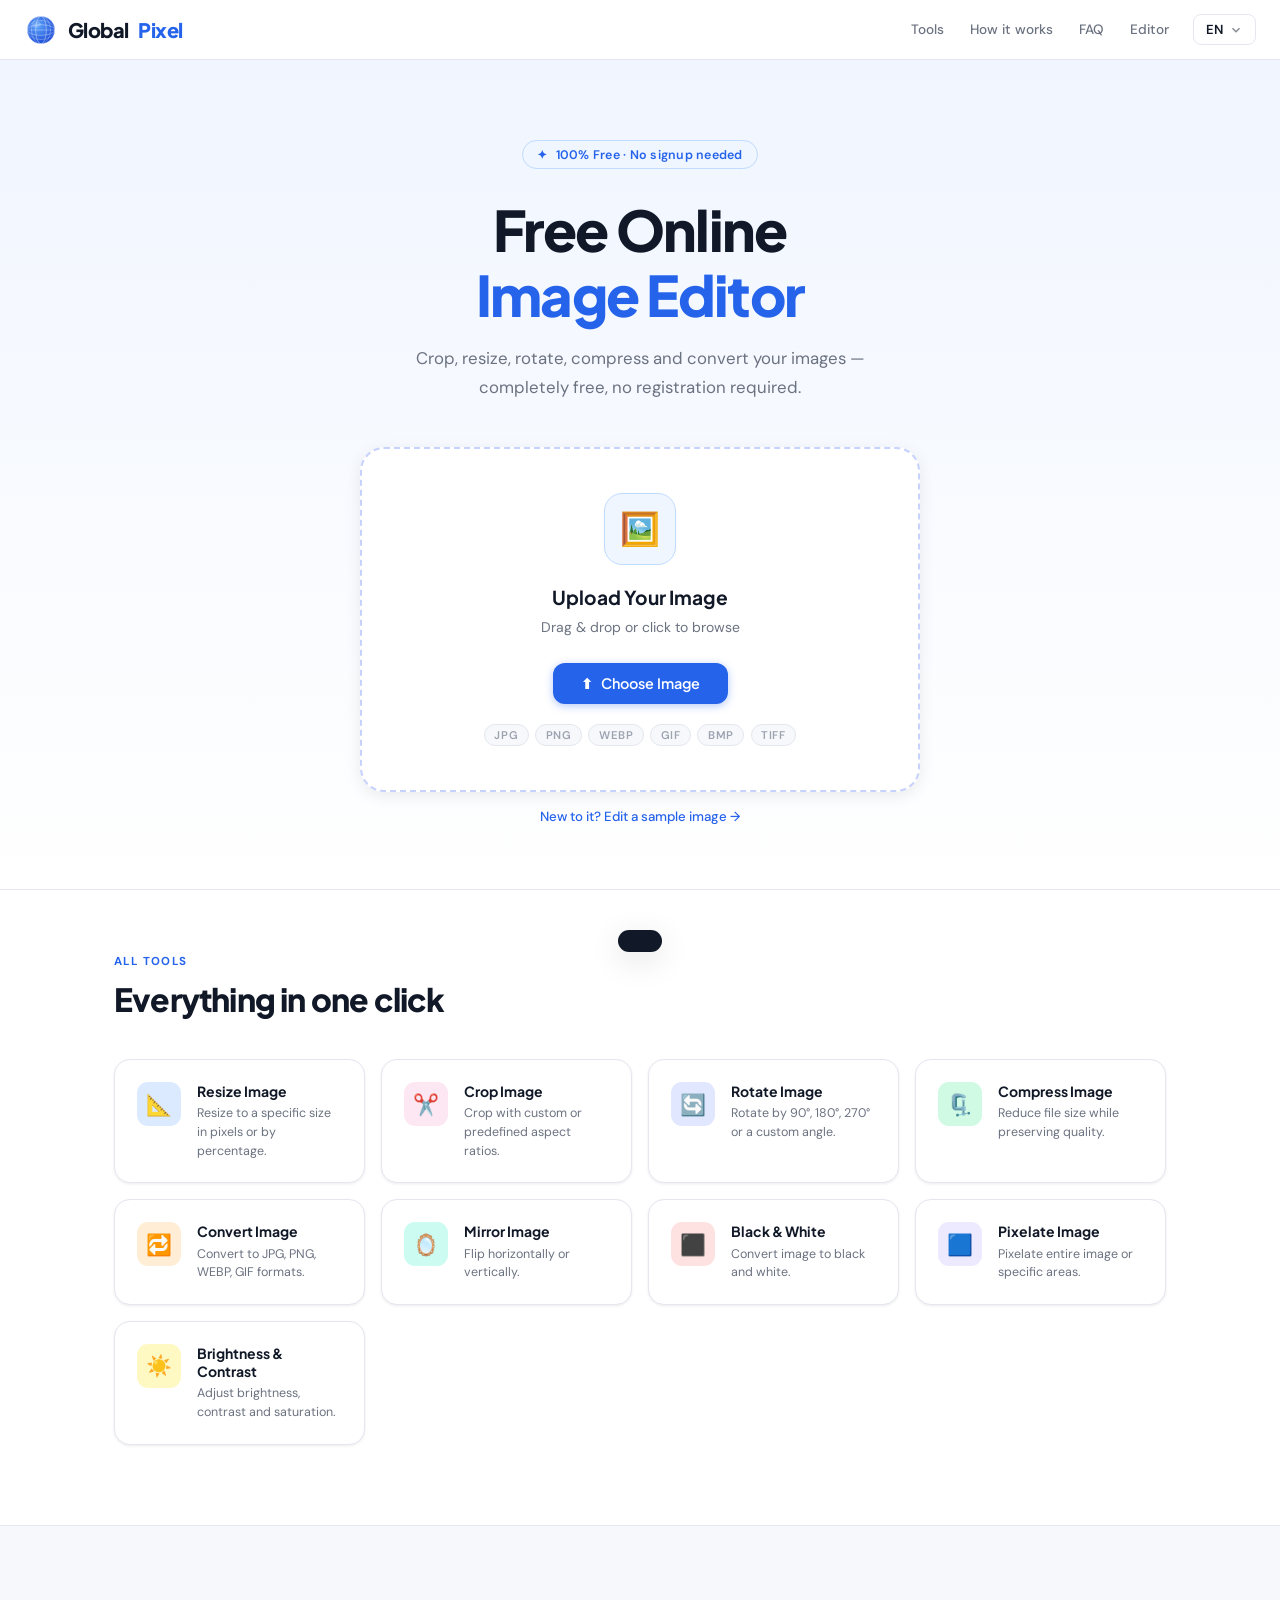
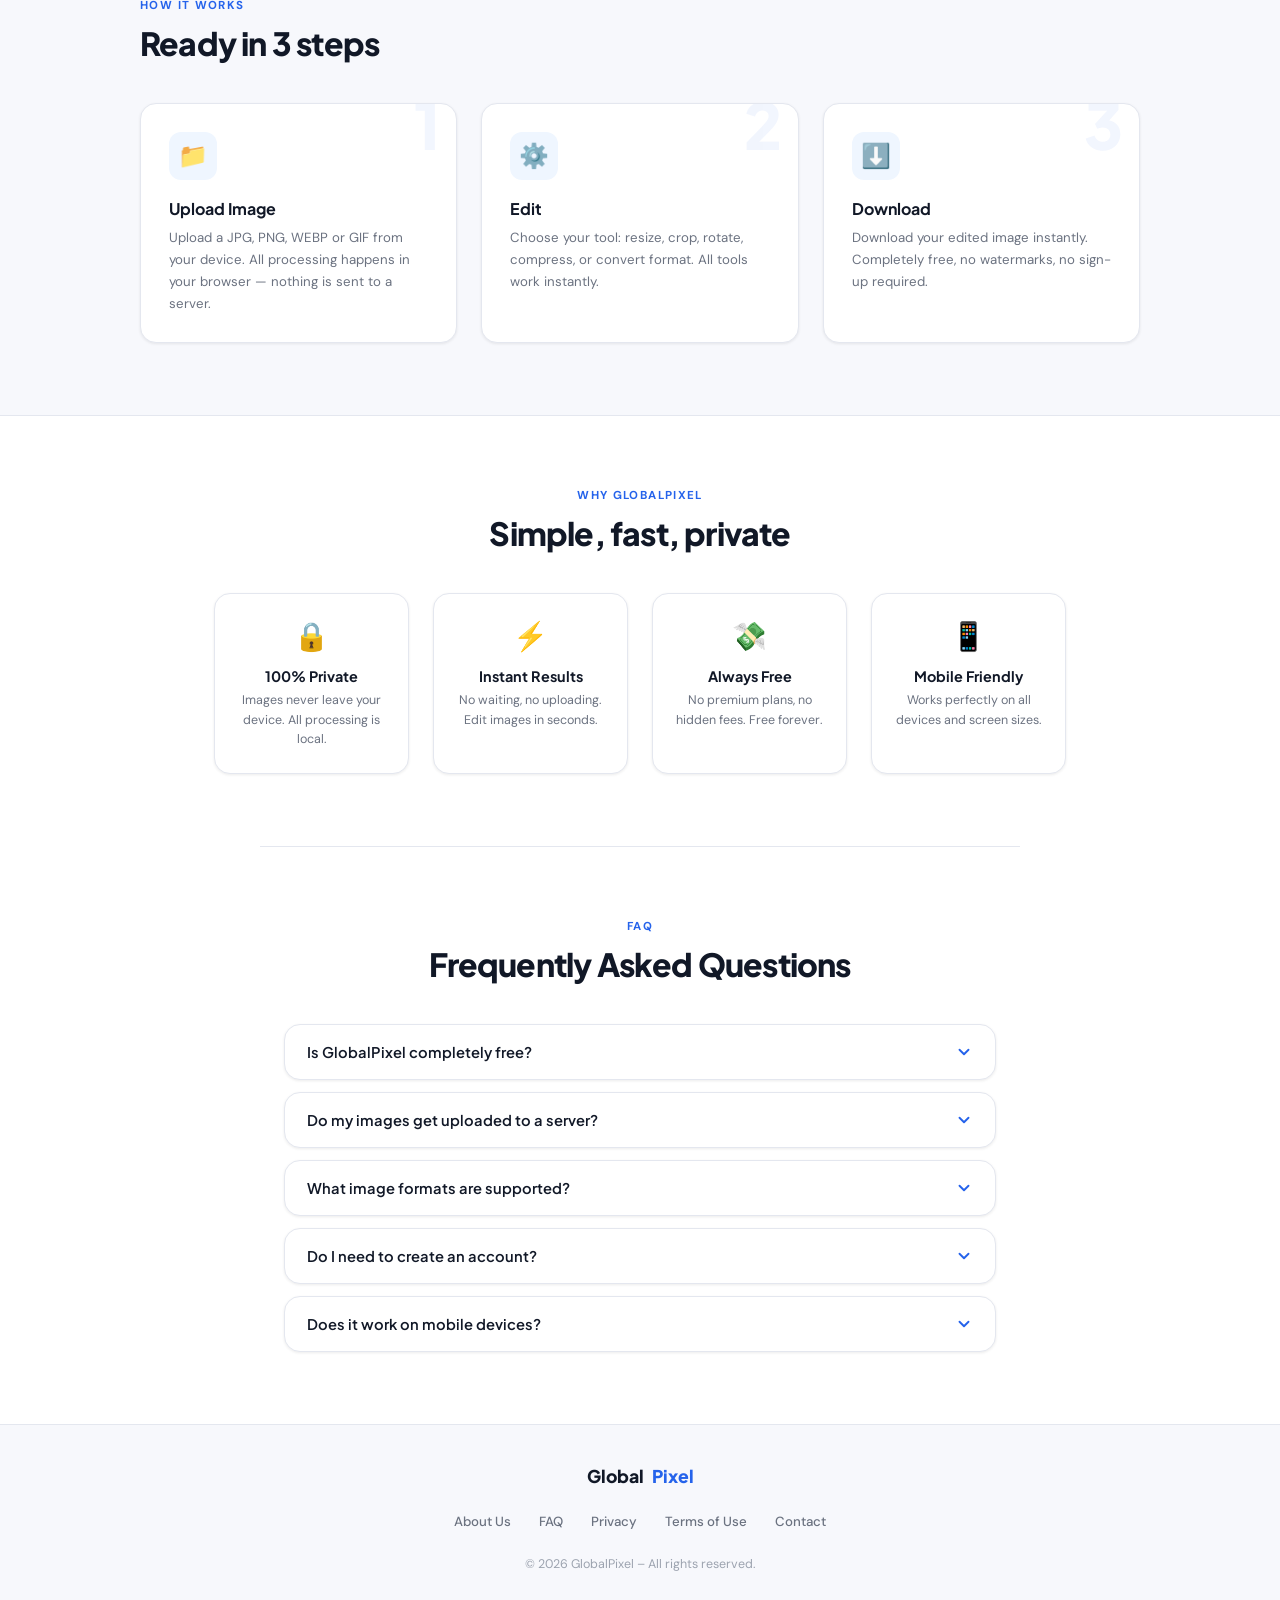
<file: index (9).html>
<!DOCTYPE html>
<html lang="en">
<head>
<meta charset="UTF-8">
<meta name="viewport" content="width=device-width, initial-scale=1.0">

<!-- ═══ PRIMARY SEO ═══ -->
<title>GlobalPixel – Free Online Image Editor | Crop, Resize, Compress</title>
<meta name="description" content="Edit images online for free with GlobalPixel. Crop, resize, rotate, compress, convert JPG/PNG/WEBP and apply filters — all in your browser. No signup, no uploads.">
<meta name="keywords" content="free online image editor, crop image online, resize image online, compress image, convert image to jpg png webp, rotate image, image filter, photo editor free, no signup image editor">
<meta name="robots" content="index, follow">
<meta name="author" content="GlobalPixel">
<link rel="canonical" href="https://globalpixel.app/">

<!-- ═══ OPEN GRAPH (Facebook, LinkedIn, WhatsApp) ═══ -->
<meta property="og:type" content="website">
<meta property="og:url" content="https://globalpixel.app/">
<meta property="og:title" content="GlobalPixel – Free Online Image Editor">
<meta property="og:description" content="Crop, resize, rotate, compress and convert images — completely free, no registration required. All processing happens in your browser.">
<meta property="og:image" content="https://globalpixel.app/og-image.png">
<meta property="og:image:width" content="1200">
<meta property="og:image:height" content="630">
<meta property="og:site_name" content="GlobalPixel">
<meta property="og:locale" content="en_US">

<!-- ═══ TWITTER CARD ═══ -->
<meta name="twitter:card" content="summary_large_image">
<meta name="twitter:url" content="https://globalpixel.app/">
<meta name="twitter:title" content="GlobalPixel – Free Online Image Editor">
<meta name="twitter:description" content="Crop, resize, rotate, compress and convert images — free, no signup, no uploads to server.">
<meta name="twitter:image" content="https://globalpixel.app/og-image.png">

<!-- ═══ FAVICON (SVG inline data URI) ═══ -->
<link rel="icon" type="image/svg+xml" href="data:image/svg+xml,%3Csvg xmlns='http://www.w3.org/2000/svg' viewBox='0 0 32 32'%3E%3Crect width='32' height='32' rx='8' fill='%232563eb'/%3E%3Ctext x='16' y='23' text-anchor='middle' font-size='20' font-weight='900' fill='white' font-family='Arial'%3EG%3C/text%3E%3C/svg%3E">
<link rel="apple-touch-icon" href="data:image/svg+xml,%3Csvg xmlns='http://www.w3.org/2000/svg' viewBox='0 0 180 180'%3E%3Crect width='180' height='180' rx='40' fill='%232563eb'/%3E%3Ctext x='90' y='130' text-anchor='middle' font-size='110' font-weight='900' fill='white' font-family='Arial'%3EG%3C/text%3E%3C/svg%3E">

<!-- ═══ STRUCTURED DATA (JSON-LD) ═══ -->
<script type="application/ld+json">
{
  "@context": "https://schema.org",
  "@graph": [
    {
      "@type": "WebApplication",
      "@id": "https://globalpixel.app/#app",
      "name": "GlobalPixel",
      "url": "https://globalpixel.app/",
      "description": "Free online image editor. Crop, resize, rotate, compress and convert images in your browser without uploading to any server.",
      "applicationCategory": "MultimediaApplication",
      "operatingSystem": "Any",
      "browserRequirements": "Requires JavaScript",
      "offers": {
        "@type": "Offer",
        "price": "0",
        "priceCurrency": "USD"
      },
      "featureList": [
        "Crop Image",
        "Resize Image",
        "Rotate Image",
        "Compress Image",
        "Convert Image Format",
        "Mirror / Flip Image",
        "Black & White Filter",
        "Pixelate Image",
        "Brightness & Contrast Adjustment"
      ]
    },
    {
      "@type": "FAQPage",
      "@id": "https://globalpixel.app/#faq",
      "mainEntity": [
        {
          "@type": "Question",
          "name": "Is GlobalPixel completely free?",
          "acceptedAnswer": {
            "@type": "Answer",
            "text": "Yes. GlobalPixel is 100% free with no premium plans, hidden fees, or watermarks — ever."
          }
        },
        {
          "@type": "Question",
          "name": "Do my images get uploaded to a server?",
          "acceptedAnswer": {
            "@type": "Answer",
            "text": "No. All image processing happens entirely inside your browser using the Canvas API. Your images never leave your device."
          }
        },
        {
          "@type": "Question",
          "name": "What image formats does GlobalPixel support?",
          "acceptedAnswer": {
            "@type": "Answer",
            "text": "GlobalPixel supports JPG, PNG, WEBP, GIF, BMP, and TIFF as input, and can export to JPG, PNG, and WEBP."
          }
        },
        {
          "@type": "Question",
          "name": "Do I need to create an account?",
          "acceptedAnswer": {
            "@type": "Answer",
            "text": "No account or sign-up is required. Just open the editor, upload your image, and start editing instantly."
          }
        }
      ]
    }
  ]
}
</script>

<link rel="preconnect" href="https://fonts.googleapis.com">
<link href="https://fonts.googleapis.com/css2?family=DM+Sans:ital,opsz,wght@0,9..40,300;0,9..40,400;0,9..40,500;0,9..40,600;1,9..40,400&family=Plus+Jakarta+Sans:wght@400;500;600;700;800&display=swap" rel="stylesheet">
<style>
  :root {
    --bg: #ffffff;
    --surface: #f7f8fc;
    --card: #ffffff;
    --border: #e4e7ef;
    --border-hover: #c5cce0;
    --accent: #2563eb;
    --accent-light: #eff6ff;
    --accent-hover: #1d4ed8;
    --text: #111827;
    --muted: #6b7280;
    --muted2: #9ca3af;
    --success: #10b981;
    --warning: #f59e0b;
    --danger: #ef4444;
    --shadow-sm: 0 1px 3px rgba(0,0,0,0.08);
    --shadow-md: 0 4px 16px rgba(0,0,0,0.08);
    --shadow-lg: 0 8px 32px rgba(0,0,0,0.12);
    --radius-sm: 8px;
    --radius: 12px;
    --radius-lg: 16px;
    --radius-xl: 24px;
  }

  *, *::before, *::after { box-sizing: border-box; margin: 0; padding: 0; }
  html { scroll-behavior: smooth; }

  body {
    font-family: 'DM Sans', sans-serif;
    background: var(--bg);
    color: var(--text);
    min-height: 100vh;
    overflow-x: hidden;
    -webkit-font-smoothing: antialiased;
  }

  /* ─── HEADER ─── */
  header {
    position: sticky; top: 0; z-index: 200;
    background: rgba(255,255,255,0.95);
    backdrop-filter: blur(16px);
    border-bottom: 1px solid var(--border);
    padding: 0 1.5rem;
    height: 60px;
    display: flex; align-items: center; justify-content: space-between;
  }

  .logo {
    display: flex; align-items: center; gap: 0.625rem;
    text-decoration: none;
    font-family: 'Plus Jakarta Sans', sans-serif;
    font-weight: 800;
    font-size: 1.25rem;
    color: var(--text);
    letter-spacing: -0.03em;
  }
  .logo-mark {
    width: 34px; height: 34px;
    display: flex; align-items: center; justify-content: center;
    flex-shrink: 0;
  }
  .logo-mark svg { width: 34px; height: 34px; display: block; }
  /* Globe spin animation */
  @keyframes globe-spin {
    from { transform: rotate(0deg); }
    to   { transform: rotate(360deg); }
  }
  .globe-lines {
    animation: globe-spin 6s linear infinite;
    transform-origin: 16px 16px;
  }
  .logo:hover .globe-lines {
    animation-duration: 2s;
  }
  .logo span { color: var(--accent); }

  .header-right { display: flex; align-items: center; gap: 0.75rem; }

  nav { display: flex; gap: 0.125rem; }
  nav a {
    font-size: 0.85rem; font-weight: 500;
    color: var(--muted);
    text-decoration: none;
    padding: 0.4rem 0.75rem;
    border-radius: var(--radius-sm);
    transition: all 0.15s;
  }
  nav a:hover { color: var(--text); background: var(--surface); }

  /* Language Switcher */
  .lang-switcher {
    position: relative;
  }
  .lang-btn {
    display: flex; align-items: center; gap: 0.4rem;
    padding: 0.375rem 0.75rem;
    border: 1px solid var(--border);
    border-radius: var(--radius-sm);
    background: var(--bg);
    font-family: 'DM Sans', sans-serif;
    font-size: 0.82rem; font-weight: 600;
    color: var(--text);
    cursor: pointer;
    transition: all 0.15s;
  }
  .lang-btn:hover { border-color: var(--accent); color: var(--accent); }
  .lang-btn svg { width: 14px; height: 14px; opacity: 0.5; transition: transform 0.2s; }
  .lang-switcher.open .lang-btn svg { transform: rotate(180deg); }

  .lang-dropdown {
    display: none;
    position: absolute; top: calc(100% + 6px); right: 0;
    background: var(--card);
    border: 1px solid var(--border);
    border-radius: var(--radius);
    box-shadow: var(--shadow-lg);
    min-width: 200px;
    padding: 0.5rem;
    z-index: 999;
    max-height: 360px; overflow-y: auto;
  }
  .lang-switcher.open .lang-dropdown { display: block; }
  .lang-dropdown a {
    display: flex; align-items: center; gap: 0.75rem;
    padding: 0.5rem 0.75rem;
    border-radius: var(--radius-sm);
    text-decoration: none;
    font-size: 0.83rem; font-weight: 500;
    color: var(--text);
    transition: all 0.15s;
  }
  .lang-dropdown a:hover { background: var(--surface); }
  .lang-dropdown a.active { color: var(--accent); background: var(--accent-light); }
  .lang-flag { font-size: 1rem; }

  /* ─── HERO ─── */
  .hero {
    background: linear-gradient(180deg, #f0f5ff 0%, #ffffff 100%);
    padding: 5rem 1.5rem 4rem;
    text-align: center;
    border-bottom: 1px solid var(--border);
  }

  .hero-badge {
    display: inline-flex; align-items: center; gap: 0.5rem;
    background: var(--accent-light);
    border: 1px solid #bfdbfe;
    color: var(--accent);
    font-size: 0.78rem; font-weight: 600;
    padding: 0.35rem 0.875rem;
    border-radius: 999px;
    margin-bottom: 1.75rem;
    letter-spacing: 0.02em;
  }

  .hero h1 {
    font-family: 'Plus Jakarta Sans', sans-serif;
    font-size: clamp(2rem, 5vw, 3.5rem);
    font-weight: 800;
    line-height: 1.15;
    letter-spacing: -0.03em;
    color: var(--text);
    margin-bottom: 1.125rem;
    max-width: 700px;
    margin-left: auto;
    margin-right: auto;
  }
  .hero h1 em { font-style: normal; color: var(--accent); }

  .hero p {
    color: var(--muted);
    font-size: 1.05rem;
    max-width: 500px;
    margin: 0 auto 2.75rem;
    line-height: 1.75;
  }

  /* ─── UPLOAD ZONE ─── */
  .upload-area {
    max-width: 560px; margin: 0 auto;
  }
  .upload-zone {
    position: relative;
    border: 2px dashed #c7d2fe;
    border-radius: var(--radius-xl);
    background: #fff;
    padding: 2.75rem 2rem;
    text-align: center;
    cursor: pointer;
    transition: all 0.25s;
    box-shadow: var(--shadow-md);
  }
  .upload-zone:hover, .upload-zone.dragover {
    border-color: var(--accent);
    box-shadow: 0 0 0 4px rgba(37,99,235,0.1), var(--shadow-md);
    transform: translateY(-2px);
  }

  .upload-icon-wrap {
    width: 72px; height: 72px;
    background: var(--accent-light);
    border-radius: 18px;
    display: flex; align-items: center; justify-content: center;
    margin: 0 auto 1.25rem;
    font-size: 2rem;
    border: 1px solid #bfdbfe;
  }
  .upload-zone h2 {
    font-family: 'Plus Jakarta Sans', sans-serif;
    font-size: 1.2rem; font-weight: 700;
    margin-bottom: 0.375rem; color: var(--text);
  }
  .upload-zone > p { color: var(--muted); font-size: 0.875rem; margin-bottom: 1.5rem; }

  .btn-primary {
    display: inline-flex; align-items: center; gap: 0.5rem;
    background: var(--accent);
    color: #fff;
    font-family: 'Plus Jakarta Sans', sans-serif;
    font-weight: 600; font-size: 0.9rem;
    padding: 0.7rem 1.75rem;
    border: none; border-radius: var(--radius);
    cursor: pointer;
    transition: all 0.2s;
    text-decoration: none;
    box-shadow: 0 2px 8px rgba(37,99,235,0.35);
  }
  .btn-primary:hover {
    background: var(--accent-hover);
    transform: translateY(-1px);
    box-shadow: 0 4px 16px rgba(37,99,235,0.4);
  }

  .supported-formats {
    display: flex; justify-content: center; flex-wrap: wrap; gap: 0.4rem;
    margin-top: 1.25rem;
  }
  .format-tag {
    font-size: 0.7rem; font-weight: 600;
    color: var(--muted2);
    background: var(--surface);
    border: 1px solid var(--border);
    padding: 0.2rem 0.6rem;
    border-radius: 999px;
    letter-spacing: 0.05em;
  }

  .sample-link {
    display: block;
    margin-top: 1rem;
    font-size: 0.83rem;
    color: var(--accent);
    text-decoration: none;
    font-weight: 500;
    transition: opacity 0.15s;
  }
  .sample-link:hover { opacity: 0.7; }

  /* ─── TOOLS GRID ─── */
  .tools-section {
    padding: 4rem 1.5rem 5rem;
    max-width: 1100px; margin: 0 auto;
  }
  .section-eyebrow {
    font-size: 0.72rem; font-weight: 700;
    letter-spacing: 0.12em; text-transform: uppercase;
    color: var(--accent);
    margin-bottom: 0.625rem;
  }
  .section-title {
    font-family: 'Plus Jakarta Sans', sans-serif;
    font-size: clamp(1.5rem, 3vw, 2rem);
    font-weight: 800; letter-spacing: -0.025em;
    color: var(--text); margin-bottom: 2.5rem;
  }

  .tools-grid {
    display: grid;
    grid-template-columns: repeat(auto-fill, minmax(210px, 1fr));
    gap: 1rem;
  }

  .tool-card {
    display: flex; align-items: flex-start; gap: 1rem;
    background: var(--card);
    border: 1px solid var(--border);
    border-radius: var(--radius-lg);
    padding: 1.375rem;
    cursor: pointer;
    transition: all 0.2s;
    text-decoration: none; color: var(--text);
    box-shadow: var(--shadow-sm);
  }
  .tool-card:hover {
    border-color: var(--accent);
    box-shadow: 0 0 0 3px rgba(37,99,235,0.08), var(--shadow-md);
    transform: translateY(-2px);
  }
  .tool-icon {
    width: 44px; height: 44px; min-width: 44px;
    border-radius: 11px;
    display: flex; align-items: center; justify-content: center;
    font-size: 1.3rem;
    flex-shrink: 0;
  }
  .tool-icon.blue   { background: #dbeafe; }
  .tool-icon.pink   { background: #fce7f3; }
  .tool-icon.green  { background: #d1fae5; }
  .tool-icon.orange { background: #ffedd5; }
  .tool-icon.purple { background: #ede9fe; }
  .tool-icon.teal   { background: #ccfbf1; }
  .tool-icon.red    { background: #fee2e2; }
  .tool-icon.indigo { background: #e0e7ff; }
  .tool-icon.yellow { background: #fef9c3; }

  .tool-text h3 {
    font-family: 'Plus Jakarta Sans', sans-serif;
    font-size: 0.875rem; font-weight: 700;
    margin-bottom: 0.25rem; color: var(--text);
    line-height: 1.3;
  }
  .tool-text p { font-size: 0.78rem; color: var(--muted); line-height: 1.5; }

  /* ─── HOW IT WORKS ─── */
  .how-section {
    background: var(--surface);
    border-top: 1px solid var(--border);
    border-bottom: 1px solid var(--border);
    padding: 4.5rem 1.5rem;
  }
  .how-inner { max-width: 1000px; margin: 0 auto; }
  .steps-grid {
    display: grid;
    grid-template-columns: repeat(auto-fit, minmax(220px, 1fr));
    gap: 1.5rem;
    margin-top: 2.5rem;
  }
  .step-card {
    background: var(--card);
    border: 1px solid var(--border);
    border-radius: var(--radius-lg);
    padding: 1.75rem;
    position: relative;
    overflow: hidden;
    box-shadow: var(--shadow-sm);
  }
  .step-num-bg {
    position: absolute; top: -0.75rem; right: 1rem;
    font-family: 'Plus Jakarta Sans', sans-serif;
    font-size: 4rem; font-weight: 900;
    color: var(--accent); opacity: 0.06;
    line-height: 1; pointer-events: none;
  }
  .step-icon-wrap {
    width: 48px; height: 48px;
    background: var(--accent-light);
    border-radius: 12px;
    display: flex; align-items: center; justify-content: center;
    font-size: 1.5rem; margin-bottom: 1.125rem;
  }
  .step-card h3 {
    font-family: 'Plus Jakarta Sans', sans-serif;
    font-size: 1rem; font-weight: 700;
    margin-bottom: 0.5rem; color: var(--text);
  }
  .step-card p { font-size: 0.83rem; color: var(--muted); line-height: 1.65; }

  /* ─── FEATURES ─── */
  .features-section {
    padding: 4.5rem 1.5rem;
    max-width: 900px; margin: 0 auto;
    text-align: center;
  }
  .features-grid {
    display: grid; grid-template-columns: repeat(auto-fit, minmax(180px, 1fr));
    gap: 1.5rem; margin-top: 2.5rem;
  }
  .feature-item {
    padding: 1.5rem 1.25rem;
    border: 1px solid var(--border);
    border-radius: var(--radius-lg);
    background: var(--card);
    box-shadow: var(--shadow-sm);
  }
  .feature-item .fi { font-size: 1.75rem; margin-bottom: 0.75rem; }
  .feature-item h4 {
    font-family: 'Plus Jakarta Sans', sans-serif;
    font-size: 0.9rem; font-weight: 700;
    margin-bottom: 0.375rem; color: var(--text);
  }
  .feature-item p { font-size: 0.78rem; color: var(--muted); line-height: 1.55; }

  /* ─── FOOTER ─── */
  footer {
    border-top: 1px solid var(--border);
    padding: 2.5rem 1.5rem 2rem;
    background: var(--surface);
  }
  .footer-inner {
    max-width: 900px; margin: 0 auto;
    display: flex; flex-direction: column; align-items: center; gap: 1.25rem;
  }
  .footer-logo {
    display: flex; align-items: center; gap: 0.5rem;
    font-family: 'Plus Jakarta Sans', sans-serif;
    font-weight: 800; font-size: 1.1rem;
    color: var(--text); text-decoration: none;
  }
  .footer-logo span { color: var(--accent); }
  .footer-links {
    display: flex; flex-wrap: wrap; justify-content: center; gap: 0.25rem;
  }
  .footer-links a {
    font-size: 0.83rem; color: var(--muted);
    text-decoration: none; padding: 0.35rem 0.75rem;
    border-radius: var(--radius-sm); transition: all 0.15s;
    font-weight: 500;
  }
  .footer-links a:hover { color: var(--text); background: var(--border); }
  .footer-copy {
    font-size: 0.78rem; color: var(--muted2);
    text-align: center;
  }

  /* ─── MODAL ─── */
  .modal-overlay {
    display: none; position: fixed; inset: 0; z-index: 1000;
    background: rgba(0,0,0,0.5);
    backdrop-filter: blur(6px);
    align-items: center; justify-content: center;
    padding: 1rem;
  }
  @media(max-width:768px) {
    .modal-overlay { padding: 0; align-items: flex-end; }
    .modal {
      border-bottom-left-radius: 0;
      border-bottom-right-radius: 0;
      max-height: 92vh;
      width: 100%;
    }
  }
  .modal-overlay.open { display: flex; }

  .modal {
    background: var(--card);
    border: 1px solid var(--border);
    border-radius: var(--radius-xl);
    width: min(96vw, 940px);
    max-height: 94vh;
    overflow-y: auto;
    padding: 2rem;
    position: relative;
    box-shadow: 0 24px 80px rgba(0,0,0,0.2);
    animation: slideUp 0.3s cubic-bezier(0.34,1.56,0.64,1);
  }
  @keyframes slideUp {
    from { opacity: 0; transform: scale(0.94) translateY(16px); }
    to   { opacity: 1; transform: scale(1) translateY(0); }
  }

  .modal-close {
    position: absolute; top: 1.25rem; right: 1.25rem;
    width: 36px; height: 36px;
    background: var(--surface); border: 1px solid var(--border);
    color: var(--muted); border-radius: var(--radius-sm);
    cursor: pointer; font-size: 1rem;
    display: flex; align-items: center; justify-content: center;
    transition: all 0.15s;
  }
  .modal-close:hover { background: var(--border); color: var(--text); }

  .modal-header { margin-bottom: 1.5rem; padding-right: 2.5rem; }
  .modal-title {
    font-family: 'Plus Jakarta Sans', sans-serif;
    font-size: 1.35rem; font-weight: 800;
    color: var(--text); letter-spacing: -0.02em;
    margin-bottom: 0.25rem;
  }
  .modal-subtitle { color: var(--muted); font-size: 0.85rem; }

  /* Tabs */
  .modal-tabs {
    display: flex; gap: 0.375rem; margin-bottom: 1.375rem;
    flex-wrap: wrap;
    padding-bottom: 1.25rem;
    border-bottom: 1px solid var(--border);
  }
  .tab-btn {
    font-family: 'Plus Jakarta Sans', sans-serif;
    font-size: 0.78rem; font-weight: 600;
    padding: 0.45rem 0.9rem;
    border-radius: var(--radius-sm);
    border: 1px solid var(--border);
    background: var(--surface); color: var(--muted);
    cursor: pointer; transition: all 0.15s;
  }
  .tab-btn:hover { color: var(--text); border-color: var(--border-hover); }
  .tab-btn.active {
    background: var(--accent); border-color: var(--accent);
    color: #fff; box-shadow: 0 2px 8px rgba(37,99,235,0.3);
  }
  .tab-panel { display: none; }
  .tab-panel.active { display: flex; flex-direction: column; gap: 1rem; }

  /* Editor layout */
  .editor-body { display: grid; grid-template-columns: 1fr 280px; gap: 1.5rem; }
  @media(max-width:660px) { .editor-body { grid-template-columns: 1fr; } }

  .canvas-wrap {
    background: repeating-conic-gradient(#f1f5f9 0% 25%, #e2e8f0 0% 50%) 0 0 / 16px 16px;
    border: 1px solid var(--border);
    border-radius: var(--radius-lg);
    display: flex; align-items: center; justify-content: center;
    min-height: 320px; overflow: hidden;
  }
  #editorCanvas { max-width: 100%; max-height: 380px; border-radius: 8px; }

  .controls { display: flex; flex-direction: column; gap: 0.875rem; }
  .ctrl-group {
    background: var(--surface);
    border: 1px solid var(--border);
    border-radius: var(--radius);
    padding: 1.125rem;
  }
  .ctrl-group h4 {
    font-family: 'Plus Jakarta Sans', sans-serif;
    font-size: 0.7rem; font-weight: 700;
    letter-spacing: 0.09em; text-transform: uppercase;
    color: var(--muted2); margin-bottom: 0.875rem;
  }
  .ctrl-row { display: flex; gap: 0.5rem; align-items: center; margin-bottom: 0.6rem; }
  .ctrl-row:last-child { margin-bottom: 0; }
  .ctrl-row label { font-size: 0.78rem; color: var(--muted); min-width: 58px; font-weight: 500; }

  input[type="number"], input[type="range"], select {
    background: var(--card);
    border: 1px solid var(--border);
    color: var(--text);
    border-radius: var(--radius-sm);
    padding: 0.4rem 0.625rem;
    font-size: 0.82rem;
    font-family: 'DM Sans', sans-serif;
    flex: 1;
    transition: border-color 0.15s;
  }
  input[type="number"]:focus, select:focus {
    outline: none; border-color: var(--accent);
    box-shadow: 0 0 0 3px rgba(37,99,235,0.1);
  }
  input[type="range"] {
    padding: 0; height: 6px; cursor: pointer;
    accent-color: var(--accent);
  }
  .range-val { font-size: 0.78rem; color: var(--accent); min-width: 32px; text-align: right; font-weight: 600; }

  .btn-row { display: flex; gap: 0.5rem; flex-wrap: wrap; }
  .btn {
    flex: 1;
    background: var(--card);
    border: 1px solid var(--border);
    color: var(--text);
    font-family: 'Plus Jakarta Sans', sans-serif;
    font-size: 0.78rem; font-weight: 600;
    padding: 0.5rem 0.75rem;
    border-radius: var(--radius-sm); cursor: pointer;
    transition: all 0.15s; white-space: nowrap;
    display: flex; align-items: center; justify-content: center; gap: 0.35rem;
  }
  .btn:hover { background: var(--surface); border-color: var(--border-hover); }
  .btn.primary {
    background: var(--accent); border-color: var(--accent);
    color: #fff; box-shadow: 0 2px 8px rgba(37,99,235,0.25);
  }
  .btn.primary:hover { background: var(--accent-hover); transform: translateY(-1px); box-shadow: 0 4px 12px rgba(37,99,235,0.35); color: #fff; }
  .btn.danger { border-color: #fecaca; color: var(--danger); }
  .btn.danger:hover { background: #fef2f2; border-color: var(--danger); }

  /* img info */
  .img-info {
    display: flex; gap: 1rem; flex-wrap: wrap;
    background: var(--surface); border: 1px solid var(--border);
    border-radius: var(--radius-sm); padding: 0.6rem 1rem;
    font-size: 0.78rem; color: var(--muted);
    margin-bottom: 1rem;
  }
  .img-info span b { color: var(--text); font-weight: 600; }

  /* Toast */
  .toast {
    position: fixed; bottom: 1.75rem; left: 50%;
    transform: translateX(-50%) translateY(80px);
    background: var(--text); color: var(--bg);
    padding: 0.7rem 1.375rem; border-radius: var(--radius);
    font-size: 0.85rem; font-weight: 500; z-index: 9999;
    transition: transform 0.35s cubic-bezier(0.34,1.56,0.64,1);
    box-shadow: var(--shadow-lg); white-space: nowrap;
  }
  .toast.show { transform: translateX(-50%) translateY(0); }
  .toast.success { background: #065f46; color: #a7f3d0; }
  .toast.error   { background: #7f1d1d; color: #fecaca; }

  /* ─── HAMBURGER MENU ─── */
  .hamburger {
    display: none;
    flex-direction: column; gap: 4px;
    background: none; border: none; cursor: pointer;
    padding: 6px; border-radius: var(--radius-sm);
    transition: background 0.15s;
  }
  .hamburger:hover { background: var(--surface); }
  .hamburger span {
    display: block; width: 20px; height: 2px;
    background: var(--text); border-radius: 999px;
    transition: all 0.25s;
  }
  .hamburger.open span:nth-child(1) { transform: translateY(6px) rotate(45deg); }
  .hamburger.open span:nth-child(2) { opacity: 0; transform: scaleX(0); }
  .hamburger.open span:nth-child(3) { transform: translateY(-6px) rotate(-45deg); }

  .mobile-nav {
    display: none;
    position: fixed; top: 60px; left: 0; right: 0;
    background: rgba(255,255,255,0.98);
    backdrop-filter: blur(16px);
    border-bottom: 1px solid var(--border);
    padding: 0.75rem 1rem;
    z-index: 199;
    box-shadow: var(--shadow-md);
    flex-direction: column; gap: 0.25rem;
  }
  .mobile-nav.open { display: flex; }
  .mobile-nav a {
    font-size: 0.9rem; font-weight: 500;
    color: var(--text); text-decoration: none;
    padding: 0.6rem 0.75rem; border-radius: var(--radius-sm);
    transition: background 0.15s;
  }
  .mobile-nav a:hover { background: var(--surface); }

  /* ─── FAQ ─── */
  .faq-section {
    padding: 4.5rem 1.5rem;
    max-width: 760px; margin: 0 auto;
    border-top: 1px solid var(--border);
  }
  .faq-section .section-title { text-align: center; }
  .faq-section .section-eyebrow { text-align: center; }
  .faq-list { margin-top: 2.5rem; display: flex; flex-direction: column; gap: 0.75rem; }
  .faq-item {
    border: 1px solid var(--border);
    border-radius: var(--radius-lg);
    background: var(--card);
    overflow: hidden;
    box-shadow: var(--shadow-sm);
  }
  .faq-q {
    display: flex; align-items: center; justify-content: space-between;
    gap: 1rem;
    padding: 1.125rem 1.375rem;
    cursor: pointer;
    font-family: 'Plus Jakarta Sans', sans-serif;
    font-weight: 600; font-size: 0.92rem;
    color: var(--text);
    user-select: none;
    transition: background 0.15s;
  }
  .faq-q:hover { background: var(--surface); }
  .faq-q svg {
    min-width: 18px; height: 18px;
    stroke: var(--accent); transition: transform 0.25s;
    flex-shrink: 0;
  }
  .faq-item.open .faq-q svg { transform: rotate(180deg); }
  .faq-a {
    max-height: 0; overflow: hidden;
    transition: max-height 0.35s ease, padding 0.25s;
    padding: 0 1.375rem;
    font-size: 0.85rem; color: var(--muted); line-height: 1.7;
  }
  .faq-item.open .faq-a {
    max-height: 200px;
    padding: 0 1.375rem 1.125rem;
  }

  /* scrollbar */
  ::-webkit-scrollbar { width: 5px; }
  ::-webkit-scrollbar-track { background: var(--surface); }
  ::-webkit-scrollbar-thumb { background: var(--border); border-radius: 999px; }
  ::-webkit-scrollbar-thumb:hover { background: var(--border-hover); }

  /* responsive */
  @media(max-width:768px) {
    header { padding: 0 1rem; }
    nav { display: none; }
    .hamburger { display: flex; }
    .modal { padding: 1rem; border-radius: var(--radius-lg); }
    .tools-grid { grid-template-columns: repeat(2, 1fr); }
    .hero { padding: 3.5rem 1rem 3rem; }
    .modal-header { margin-bottom: 1rem; }
    .modal-title { font-size: 1.1rem; }
    .modal-close { top: 0.875rem; right: 0.875rem; }
    .modal-tabs {
      gap: 0.25rem;
      padding-bottom: 0.875rem;
      margin-bottom: 1rem;
    }
    .tab-btn {
      font-size: 0.72rem;
      padding: 0.4rem 0.6rem;
    }
    .editor-body { grid-template-columns: 1fr; gap: 1rem; }
    #editorCanvas { max-height: 260px; }
    .canvas-wrap { min-height: 200px; }
    .ctrl-group { padding: 0.875rem; }
    .ctrl-row label { min-width: 50px; font-size: 0.75rem; }
    .btn { font-size: 0.75rem; padding: 0.45rem 0.6rem; }
    .img-info { font-size: 0.72rem; gap: 0.5rem; padding: 0.5rem 0.75rem; }
    .img-info b { font-size: 0.72rem; }
  }
  @media(max-width:440px) {
    .tools-grid { grid-template-columns: 1fr; }
    .modal-tabs { display: grid; grid-template-columns: repeat(3, 1fr); }
    .tab-btn { text-align: center; justify-content: center; }
    .hero h1 { font-size: 1.75rem; }
    .upload-zone { padding: 2rem 1.25rem; }
  }

  /* Modal upload prompt */
  .modal-upload-prompt {
    text-align: center; padding: 3rem 2rem;
  }
  .modal-upload-prompt p { color: var(--muted); margin-bottom: 1.25rem; font-size: 0.9rem; }

  /* Divider */
  .modal-footer-actions {
    display: flex; gap: 0.75rem; margin-top: 1.5rem;
    justify-content: flex-end; flex-wrap: wrap;
  }
</style>
</head>
<body>

<!-- HEADER -->
<header>
  <a href="#" class="logo" onclick="return false;">
    <div class="logo-mark">
      <svg viewBox="0 0 32 32" xmlns="http://www.w3.org/2000/svg">
        <defs>
          <clipPath id="globe-clip">
            <circle cx="16" cy="16" r="13"/>
          </clipPath>
          <radialGradient id="globe-grad" cx="38%" cy="35%" r="65%">
            <stop offset="0%" stop-color="#60a5fa"/>
            <stop offset="100%" stop-color="#1d4ed8"/>
          </radialGradient>
        </defs>
        <!-- Outer ring & base sphere -->
        <circle cx="16" cy="16" r="13" fill="url(#globe-grad)"/>
        <!-- Spinning longitude/latitude lines -->
        <g class="globe-lines" clip-path="url(#globe-clip)">
          <!-- Latitude lines -->
          <ellipse cx="16" cy="16" rx="13" ry="5"  fill="none" stroke="rgba(255,255,255,0.35)" stroke-width="0.9"/>
          <ellipse cx="16" cy="16" rx="13" ry="9"  fill="none" stroke="rgba(255,255,255,0.25)" stroke-width="0.9"/>
          <!-- Longitude lines (vertical ellipses) -->
          <ellipse cx="16" cy="16" rx="5"  ry="13" fill="none" stroke="rgba(255,255,255,0.4)"  stroke-width="0.9"/>
          <ellipse cx="16" cy="16" rx="9"  ry="13" fill="none" stroke="rgba(255,255,255,0.28)" stroke-width="0.9"/>
          <ellipse cx="16" cy="16" rx="13" ry="13" fill="none" stroke="rgba(255,255,255,0.22)" stroke-width="0.9"/>
        </g>
        <!-- Equator line (static, always horizontal) -->
        <line x1="3" y1="16" x2="29" y2="16" stroke="rgba(255,255,255,0.3)" stroke-width="0.9" clip-path="url(#globe-clip)"/>
        <!-- Outer border -->
        <circle cx="16" cy="16" r="13" fill="none" stroke="rgba(255,255,255,0.2)" stroke-width="1"/>
        <!-- Highlight gloss -->
        <ellipse cx="12" cy="11" rx="4" ry="2.5" fill="rgba(255,255,255,0.18)" transform="rotate(-20,12,11)"/>
      </svg>
    </div>
    Global<span>Pixel</span>
  </a>

  <div class="header-right">
    <nav>
      <a href="#tools" data-i18n="nav_tools">Tools</a>
      <a href="#how" data-i18n="nav_how">How it works</a>
      <a href="#faq" data-i18n="nav_faq">FAQ</a>
      <a href="#" onclick="openEditor(); return false;" data-i18n="nav_editor">Editor</a>
    </nav>

    <div class="lang-switcher" id="langSwitcher">
      <button class="lang-btn" onclick="toggleLang()">
        <span id="langLabel">EN</span>
        <svg viewBox="0 0 24 24" fill="none" stroke="currentColor" stroke-width="2.5"><path d="M6 9l6 6 6-6"/></svg>
      </button>
      <div class="lang-dropdown" id="langDropdown">
        <a href="#" class="active" onclick="setLang('en'); return false;"><span class="lang-flag">🇬🇧</span> English</a>
        <a href="#" onclick="setLang('tr'); return false;"><span class="lang-flag">🇹🇷</span> Türkçe</a>
        <a href="#" onclick="setLang('es'); return false;"><span class="lang-flag">🇪🇸</span> Español</a>
        <a href="#" onclick="setLang('pt'); return false;"><span class="lang-flag">🇧🇷</span> Português</a>
        <a href="#" onclick="setLang('fr'); return false;"><span class="lang-flag">🇫🇷</span> Français</a>
        <a href="#" onclick="setLang('de'); return false;"><span class="lang-flag">🇩🇪</span> Deutsch</a>
        <a href="#" onclick="setLang('it'); return false;"><span class="lang-flag">🇮🇹</span> Italiano</a>
        <a href="#" onclick="setLang('ja'); return false;"><span class="lang-flag">🇯🇵</span> 日本語</a>
        <a href="#" onclick="setLang('ko'); return false;"><span class="lang-flag">🇰🇷</span> 한국어</a>
        <a href="#" onclick="setLang('ru'); return false;"><span class="lang-flag">🇷🇺</span> Русский</a>
        <a href="#" onclick="setLang('ar'); return false;"><span class="lang-flag">🇸🇦</span> العربية</a>
        <a href="#" onclick="setLang('zh'); return false;"><span class="lang-flag">🇨🇳</span> 中文</a>
        <a href="#" onclick="setLang('pl'); return false;"><span class="lang-flag">🇵🇱</span> Polski</a>
        <a href="#" onclick="setLang('nl'); return false;"><span class="lang-flag">🇳🇱</span> Nederlands</a>
      </div>
    </div>

    <button class="hamburger" id="hamburger" aria-label="Menu" onclick="toggleMobileNav()">
      <span></span><span></span><span></span>
    </button>
  </div>
</header>

<!-- MOBILE NAV -->
<nav class="mobile-nav" id="mobileNav">
  <a href="#tools" onclick="closeMobileNav()" data-i18n="nav_tools">Tools</a>
  <a href="#how" onclick="closeMobileNav()" data-i18n="nav_how">How it works</a>
  <a href="#faq" onclick="closeMobileNav()">FAQ</a>
  <a href="#" onclick="closeMobileNav(); openEditor(); return false;" data-i18n="nav_editor">Editor</a>
</nav>

<!-- HERO -->
<section class="hero">
  <div class="hero-badge">✦ <span data-i18n="badge">100% Free · No signup needed</span></div>
  <h1 data-i18n="hero_h1">Free Online<br><em>Image Editor</em></h1>
  <p data-i18n="hero_p">Crop, resize, rotate, compress and convert your images — completely free, no registration required.</p>

  <div class="upload-area">
    <div class="upload-zone" id="uploadZone">
      <label for="heroInput" style="position:absolute;inset:0;cursor:pointer;z-index:1;"></label>
      <div class="upload-icon-wrap">🖼️</div>
      <h2 data-i18n="upload_h2">Upload Your Image</h2>
      <p data-i18n="upload_p">Drag & drop or click to browse</p>
      <span class="btn-primary" style="pointer-events:none;position:relative;z-index:2;">
        ⬆ <span data-i18n="upload_btn">Choose Image</span>
      </span>
      <div class="supported-formats">
        <span class="format-tag">JPG</span>
        <span class="format-tag">PNG</span>
        <span class="format-tag">WEBP</span>
        <span class="format-tag">GIF</span>
        <span class="format-tag">BMP</span>
        <span class="format-tag">TIFF</span>
      </div>
    </div>
    <a href="#" class="sample-link" onclick="loadSample(); return false;" data-i18n="sample_link">New to it? Edit a sample image →</a>
    <input type="file" id="heroInput" accept="image/*" style="display:none;">
  </div>
</section>

<!-- TOOLS GRID -->
<section class="tools-section" id="tools">
  <div class="section-eyebrow" data-i18n="tools_label">All Tools</div>
  <h2 class="section-title" data-i18n="tools_title">Everything in one click</h2>

  <div class="tools-grid">
    <a href="#" class="tool-card" onclick="openEditorTool('resize'); return false;">
      <div class="tool-icon blue">📐</div>
      <div class="tool-text">
        <h3 data-i18n="tool_resize">Resize Image</h3>
        <p data-i18n="tool_resize_d">Resize to a specific size in pixels or by percentage.</p>
      </div>
    </a>
    <a href="#" class="tool-card" onclick="openEditorTool('crop'); return false;">
      <div class="tool-icon pink">✂️</div>
      <div class="tool-text">
        <h3 data-i18n="tool_crop">Crop Image</h3>
        <p data-i18n="tool_crop_d">Crop with custom or predefined aspect ratios.</p>
      </div>
    </a>
    <a href="#" class="tool-card" onclick="openEditorTool('rotate'); return false;">
      <div class="tool-icon indigo">🔄</div>
      <div class="tool-text">
        <h3 data-i18n="tool_rotate">Rotate Image</h3>
        <p data-i18n="tool_rotate_d">Rotate by 90°, 180°, 270° or a custom angle.</p>
      </div>
    </a>
    <a href="#" class="tool-card" onclick="openEditorTool('compress'); return false;">
      <div class="tool-icon green">🗜️</div>
      <div class="tool-text">
        <h3 data-i18n="tool_compress">Compress Image</h3>
        <p data-i18n="tool_compress_d">Reduce file size while preserving quality.</p>
      </div>
    </a>
    <a href="#" class="tool-card" onclick="openEditorTool('convert'); return false;">
      <div class="tool-icon orange">🔁</div>
      <div class="tool-text">
        <h3 data-i18n="tool_convert">Convert Image</h3>
        <p data-i18n="tool_convert_d">Convert to JPG, PNG, WEBP, GIF formats.</p>
      </div>
    </a>
    <a href="#" class="tool-card" onclick="openEditorTool('rotate'); return false;">
      <div class="tool-icon teal">🪞</div>
      <div class="tool-text">
        <h3 data-i18n="tool_mirror">Mirror Image</h3>
        <p data-i18n="tool_mirror_d">Flip horizontally or vertically.</p>
      </div>
    </a>
    <a href="#" class="tool-card" onclick="openEditorTool('filters'); return false;">
      <div class="tool-icon red">⬛</div>
      <div class="tool-text">
        <h3 data-i18n="tool_bw">Black & White</h3>
        <p data-i18n="tool_bw_d">Convert image to black and white.</p>
      </div>
    </a>
    <a href="#" class="tool-card" onclick="openEditorTool('filters'); return false;">
      <div class="tool-icon purple">🟦</div>
      <div class="tool-text">
        <h3 data-i18n="tool_pixelate">Pixelate Image</h3>
        <p data-i18n="tool_pixelate_d">Pixelate entire image or specific areas.</p>
      </div>
    </a>
    <a href="#" class="tool-card" onclick="openEditorTool('filters'); return false;">
      <div class="tool-icon yellow">☀️</div>
      <div class="tool-text">
        <h3 data-i18n="tool_brightness">Brightness & Contrast</h3>
        <p data-i18n="tool_brightness_d">Adjust brightness, contrast and saturation.</p>
      </div>
    </a>
  </div>
</section>

<!-- HOW IT WORKS -->
<section class="how-section" id="how">
  <div class="how-inner">
    <div class="section-eyebrow" data-i18n="how_label">How It Works</div>
    <h2 class="section-title" data-i18n="how_title">Ready in 3 steps</h2>
    <div class="steps-grid">
      <div class="step-card">
        <div class="step-num-bg">1</div>
        <div class="step-icon-wrap">📁</div>
        <h3 data-i18n="step1_h">Upload Image</h3>
        <p data-i18n="step1_p">Upload a JPG, PNG, WEBP or GIF from your device. All processing happens in your browser — nothing is sent to a server.</p>
      </div>
      <div class="step-card">
        <div class="step-num-bg">2</div>
        <div class="step-icon-wrap">⚙️</div>
        <h3 data-i18n="step2_h">Edit</h3>
        <p data-i18n="step2_p">Choose your tool: resize, crop, rotate, compress, or convert format. All tools work instantly.</p>
      </div>
      <div class="step-card">
        <div class="step-num-bg">3</div>
        <div class="step-icon-wrap">⬇️</div>
        <h3 data-i18n="step3_h">Download</h3>
        <p data-i18n="step3_p">Download your edited image instantly. Completely free, no watermarks, no sign-up required.</p>
      </div>
    </div>
  </div>
</section>

<!-- FEATURES -->
<section class="features-section">
  <div class="section-eyebrow" data-i18n="feat_label">Why GlobalPixel</div>
  <h2 class="section-title" data-i18n="feat_title">Simple, fast, private</h2>
  <div class="features-grid">
    <div class="feature-item">
      <div class="fi">🔒</div>
      <h4 data-i18n="feat1_h">100% Private</h4>
      <p data-i18n="feat1_p">Images never leave your device. All processing is local.</p>
    </div>
    <div class="feature-item">
      <div class="fi">⚡</div>
      <h4 data-i18n="feat2_h">Instant Results</h4>
      <p data-i18n="feat2_p">No waiting, no uploading. Edit images in seconds.</p>
    </div>
    <div class="feature-item">
      <div class="fi">💸</div>
      <h4 data-i18n="feat3_h">Always Free</h4>
      <p data-i18n="feat3_p">No premium plans, no hidden fees. Free forever.</p>
    </div>
    <div class="feature-item">
      <div class="fi">📱</div>
      <h4 data-i18n="feat4_h">Mobile Friendly</h4>
      <p data-i18n="feat4_p">Works perfectly on all devices and screen sizes.</p>
    </div>
  </div>
</section>

<!-- FAQ -->
<section class="faq-section" id="faq">
  <div class="section-eyebrow" data-i18n="faq_label">FAQ</div>
  <h2 class="section-title" data-i18n="faq_title">Frequently Asked Questions</h2>
  <div class="faq-list">
    <div class="faq-item" onclick="toggleFaq(this)">
      <div class="faq-q">
        <span data-i18n="faq1_q">Is GlobalPixel completely free?</span>
        <svg viewBox="0 0 24 24" fill="none" stroke-width="2.5" stroke-linecap="round" stroke-linejoin="round"><path d="M6 9l6 6 6-6"/></svg>
      </div>
      <div class="faq-a" data-i18n="faq1_a">Yes. GlobalPixel is 100% free with no premium plans, hidden fees, or watermarks — ever.</div>
    </div>
    <div class="faq-item" onclick="toggleFaq(this)">
      <div class="faq-q">
        <span data-i18n="faq2_q">Do my images get uploaded to a server?</span>
        <svg viewBox="0 0 24 24" fill="none" stroke-width="2.5" stroke-linecap="round" stroke-linejoin="round"><path d="M6 9l6 6 6-6"/></svg>
      </div>
      <div class="faq-a" data-i18n="faq2_a">No. All processing happens entirely inside your browser using the Canvas API. Your images never leave your device.</div>
    </div>
    <div class="faq-item" onclick="toggleFaq(this)">
      <div class="faq-q">
        <span data-i18n="faq3_q">What image formats are supported?</span>
        <svg viewBox="0 0 24 24" fill="none" stroke-width="2.5" stroke-linecap="round" stroke-linejoin="round"><path d="M6 9l6 6 6-6"/></svg>
      </div>
      <div class="faq-a" data-i18n="faq3_a">GlobalPixel supports JPG, PNG, WEBP, GIF, BMP, and TIFF as input, and can export to JPG, PNG, and WEBP.</div>
    </div>
    <div class="faq-item" onclick="toggleFaq(this)">
      <div class="faq-q">
        <span data-i18n="faq4_q">Do I need to create an account?</span>
        <svg viewBox="0 0 24 24" fill="none" stroke-width="2.5" stroke-linecap="round" stroke-linejoin="round"><path d="M6 9l6 6 6-6"/></svg>
      </div>
      <div class="faq-a" data-i18n="faq4_a">No account or sign-up is required. Just open the editor, upload your image, and start editing instantly.</div>
    </div>
    <div class="faq-item" onclick="toggleFaq(this)">
      <div class="faq-q">
        <span data-i18n="faq5_q">Does it work on mobile devices?</span>
        <svg viewBox="0 0 24 24" fill="none" stroke-width="2.5" stroke-linecap="round" stroke-linejoin="round"><path d="M6 9l6 6 6-6"/></svg>
      </div>
      <div class="faq-a" data-i18n="faq5_a">Yes, GlobalPixel is fully responsive and works on smartphones, tablets, and desktops with any modern browser.</div>
    </div>
  </div>
</section>

<!-- FOOTER -->
<footer>
  <div class="footer-inner">
    <a href="#" class="footer-logo" onclick="return false;">
      Global<span>Pixel</span>
    </a>
    <div class="footer-links">
      <a href="#" onclick="return false;" data-i18n="foot_about">About Us</a>
      <a href="#faq">FAQ</a>
      <a href="#" onclick="return false;" data-i18n="foot_privacy">Privacy</a>
      <a href="#" onclick="return false;" data-i18n="foot_terms">Terms of Use</a>
      <a href="#" onclick="return false;" data-i18n="foot_contact">Contact</a>
    </div>
    <p class="footer-copy" data-i18n="foot_copy">© 2026 GlobalPixel – All rights reserved.</p>
  </div>
</footer>

<!-- EDITOR MODAL -->
<div class="modal-overlay" id="modalOverlay" onclick="closeOnBg(event)">
  <div class="modal" id="mainModal">
    <button class="modal-close" onclick="closeEditor()">✕</button>

    <div class="modal-header">
      <div class="modal-title" data-i18n="modal_title">Image Editor</div>
      <div class="modal-subtitle" data-i18n="modal_sub">Edit your image with the tools below</div>
    </div>

    <!-- Upload prompt if no image -->
    <div id="modalUploadPrompt" class="modal-upload-prompt">
      <p data-i18n="modal_upload_p">Choose an image to get started:</p>
      <label for="modalFileInput" class="btn-primary" style="cursor:pointer;display:inline-flex;">
        ⬆ <span data-i18n="upload_btn">Choose Image</span>
      </label>
      <input type="file" id="modalFileInput" accept="image/*" style="display:none">
    </div>

    <!-- Editor content -->
    <div id="editorContent" style="display:none">
      <div class="img-info">
        <span data-i18n="info_file">File</span>: <b id="infoName">–</b> &nbsp;
        <span data-i18n="info_size">Size</span>: <b id="infoSize">–</b> &nbsp;
        <span data-i18n="info_dim">Resolution</span>: <b id="infoDim">–</b> &nbsp;
        <span data-i18n="info_type">Format</span>: <b id="infoType">–</b>
      </div>

      <div class="modal-tabs" id="toolTabs">
        <button class="tab-btn active" data-tab="resize">📐 <span data-i18n="tab_resize">Resize</span></button>
        <button class="tab-btn" data-tab="crop">✂️ <span data-i18n="tab_crop">Crop</span></button>
        <button class="tab-btn" data-tab="rotate">🔄 <span data-i18n="tab_rotate">Rotate</span></button>
        <button class="tab-btn" data-tab="compress">🗜️ <span data-i18n="tab_compress">Compress</span></button>
        <button class="tab-btn" data-tab="convert">🔁 <span data-i18n="tab_convert">Convert</span></button>
        <button class="tab-btn" data-tab="filters">🎨 <span data-i18n="tab_filters">Filters</span></button>
      </div>

      <div class="editor-body">
        <div>
          <div class="canvas-wrap" id="canvasWrap">
            <canvas id="editorCanvas"></canvas>
          </div>
        </div>

        <div class="controls">

          <!-- RESIZE -->
          <div class="tab-panel active" data-panel="resize">
            <div class="ctrl-group">
              <h4 data-i18n="cp_dims">Dimensions (pixels)</h4>
              <div class="ctrl-row">
                <label data-i18n="cp_width">Width</label>
                <input type="number" id="resizeW" min="1" max="8000" placeholder="px">
              </div>
              <div class="ctrl-row">
                <label data-i18n="cp_height">Height</label>
                <input type="number" id="resizeH" min="1" max="8000" placeholder="px">
              </div>
              <div class="ctrl-row" style="margin-top:0.5rem;">
                <label style="font-size:0.78rem;min-width:auto;">
                  <input type="checkbox" id="keepRatio" checked style="accent-color:var(--accent);"> <span data-i18n="cp_ratio">Keep ratio</span>
                </label>
              </div>
            </div>
            <div class="btn-row">
              <button class="btn primary" onclick="applyResize()">✓ <span data-i18n="btn_apply">Apply</span></button>
              <button class="btn" onclick="resetImage()">↺ <span data-i18n="btn_reset">Reset</span></button>
            </div>
          </div>

          <!-- CROP -->
          <div class="tab-panel" data-panel="crop">
            <div class="ctrl-group">
              <h4 data-i18n="cp_crop_area">Crop Area</h4>
              <div class="ctrl-row"><label>X</label><input type="number" id="cropX" value="0" min="0"></div>
              <div class="ctrl-row"><label>Y</label><input type="number" id="cropY" value="0" min="0"></div>
              <div class="ctrl-row"><label data-i18n="cp_width">Width</label><input type="number" id="cropW" min="1"></div>
              <div class="ctrl-row"><label data-i18n="cp_height">Height</label><input type="number" id="cropH" min="1"></div>
              <div class="ctrl-row">
                <label data-i18n="cp_aspect">Aspect</label>
                <select id="cropRatio" onchange="setCropRatio()">
                  <option value="free" data-i18n="crop_free">Free</option>
                  <option value="1:1">1:1 (Square)</option>
                  <option value="4:3">4:3</option>
                  <option value="16:9">16:9</option>
                  <option value="3:2">3:2</option>
                  <option value="2:3">2:3 (Portrait)</option>
                </select>
              </div>
            </div>
            <div class="btn-row">
              <button class="btn primary" onclick="applyCrop()">✓ <span data-i18n="btn_crop">Crop</span></button>
              <button class="btn" onclick="resetImage()">↺ <span data-i18n="btn_reset">Reset</span></button>
            </div>
          </div>

          <!-- ROTATE -->
          <div class="tab-panel" data-panel="rotate">
            <div class="ctrl-group">
              <h4 data-i18n="cp_quick_rotate">Quick Rotate</h4>
              <div class="btn-row">
                <button class="btn" onclick="rotateImage(90)">↻ 90°</button>
                <button class="btn" onclick="rotateImage(180)">↻ 180°</button>
                <button class="btn" onclick="rotateImage(270)">↻ 270°</button>
              </div>
            </div>
            <div class="ctrl-group">
              <h4 data-i18n="cp_custom_angle">Custom Angle</h4>
              <div class="ctrl-row">
                <label data-i18n="cp_degrees">Degrees</label>
                <input type="number" id="customAngle" value="0" min="-360" max="360">
              </div>
              <button class="btn primary" onclick="rotateImage(parseInt(document.getElementById('customAngle').value)||0)" style="width:100%;margin-top:0.5rem;">✓ <span data-i18n="btn_apply">Apply</span></button>
            </div>
            <div class="ctrl-group">
              <h4 data-i18n="cp_flip">Flip</h4>
              <div class="btn-row">
                <button class="btn" onclick="flipImage('h')">↔ <span data-i18n="flip_h">Horizontal</span></button>
                <button class="btn" onclick="flipImage('v')">↕ <span data-i18n="flip_v">Vertical</span></button>
              </div>
            </div>
            <button class="btn" onclick="resetImage()" style="width:100%;">↺ <span data-i18n="btn_reset">Reset</span></button>
          </div>

          <!-- COMPRESS -->
          <div class="tab-panel" data-panel="compress">
            <div class="ctrl-group">
              <h4 data-i18n="cp_quality">Compression Quality</h4>
              <div class="ctrl-row">
                <label data-i18n="cp_qual_lbl">Quality</label>
                <input type="range" id="qualitySlider" min="1" max="100" value="80" oninput="document.getElementById('qualityVal').textContent=this.value+'%'">
                <span class="range-val" id="qualityVal">80%</span>
              </div>
              <p style="font-size:0.75rem;color:var(--muted2);margin-top:0.5rem;" data-i18n="cp_qual_hint">Low = smaller file, high = better quality</p>
            </div>
            <div class="ctrl-group">
              <h4 data-i18n="cp_est_size">Estimated Size</h4>
              <p style="font-size:0.83rem;"><span data-i18n="cp_orig">Original</span>: <b id="origSize">–</b></p>
              <p style="font-size:0.83rem;color:var(--success);"><span data-i18n="cp_est">Estimated</span>: <b id="estSize">–</b></p>
            </div>
            <button class="btn primary" onclick="downloadCompressed()" style="width:100%;">⬇ <span data-i18n="btn_dl_jpeg">Download (JPEG)</span></button>
          </div>

          <!-- CONVERT -->
          <div class="tab-panel" data-panel="convert">
            <div class="ctrl-group">
              <h4 data-i18n="cp_output_fmt">Output Format</h4>
              <select id="convertFormat" style="width:100%;">
                <option value="image/jpeg">JPEG</option>
                <option value="image/png">PNG</option>
                <option value="image/webp">WEBP</option>
              </select>
              <div class="ctrl-row" style="margin-top:0.75rem;">
                <label data-i18n="cp_qual_lbl">Quality</label>
                <input type="range" id="convertQuality" min="1" max="100" value="90" oninput="document.getElementById('cvQVal').textContent=this.value+'%'">
                <span class="range-val" id="cvQVal">90%</span>
              </div>
            </div>
            <button class="btn primary" onclick="downloadConverted()" style="width:100%;">⬇ <span data-i18n="btn_convert_dl">Convert & Download</span></button>
          </div>

          <!-- FILTERS -->
          <div class="tab-panel" data-panel="filters">
            <div class="ctrl-group">
              <h4 data-i18n="cp_color_adj">Color Adjustments</h4>
              <div class="ctrl-row">
                <label data-i18n="cp_bright">Brightness</label>
                <input type="range" id="fBrightness" min="-100" max="100" value="0" oninput="document.getElementById('fBVal').textContent=this.value;applyFilters()">
                <span class="range-val" id="fBVal">0</span>
              </div>
              <div class="ctrl-row">
                <label data-i18n="cp_contrast">Contrast</label>
                <input type="range" id="fContrast" min="-100" max="100" value="0" oninput="document.getElementById('fCVal').textContent=this.value;applyFilters()">
                <span class="range-val" id="fCVal">0</span>
              </div>
              <div class="ctrl-row">
                <label data-i18n="cp_saturate">Saturation</label>
                <input type="range" id="fSaturation" min="-100" max="100" value="0" oninput="document.getElementById('fSVal').textContent=this.value;applyFilters()">
                <span class="range-val" id="fSVal">0</span>
              </div>
            </div>
            <div class="ctrl-group">
              <h4 data-i18n="cp_presets">Presets</h4>
              <div class="btn-row" style="flex-wrap:wrap;">
                <button class="btn" onclick="applyPreset('bw')">⬛ <span data-i18n="preset_bw">B&W</span></button>
                <button class="btn" onclick="applyPreset('sepia')">🟫 <span data-i18n="preset_sepia">Sepia</span></button>
                <button class="btn" onclick="applyPreset('vivid')">✨ <span data-i18n="preset_vivid">Vivid</span></button>
                <button class="btn" onclick="applyPreset('cool')">❄️ <span data-i18n="preset_cool">Cool</span></button>
                <button class="btn" onclick="applyPreset('warm')">🔆 <span data-i18n="preset_warm">Warm</span></button>
                <button class="btn" onclick="applyPreset('invert')">🔀 <span data-i18n="preset_invert">Invert</span></button>
              </div>
            </div>
            <div class="ctrl-group">
              <h4 data-i18n="cp_pixelate">Pixelate</h4>
              <div class="ctrl-row">
                <label data-i18n="cp_px_size">Size</label>
                <input type="range" id="pixelSize" min="2" max="40" value="8" oninput="document.getElementById('pxVal').textContent=this.value">
                <span class="range-val" id="pxVal">8</span>
              </div>
              <button class="btn primary" onclick="applyPixelate()" style="width:100%;margin-top:0.5rem;">🟦 <span data-i18n="btn_apply">Apply</span></button>
            </div>
            <div class="btn-row">
              <button class="btn" onclick="resetImage()">↺ <span data-i18n="btn_reset">Reset</span></button>
              <button class="btn primary" onclick="downloadCurrent()">⬇ <span data-i18n="btn_download">Download</span></button>
            </div>
          </div>

        </div><!-- .controls -->
      </div><!-- .editor-body -->

      <div class="modal-footer-actions">
        <button class="btn" onclick="document.getElementById('modalFileInput').click()">🔄 <span data-i18n="btn_diff_img">Different Image</span></button>
        <button class="btn primary" onclick="downloadCurrent()">⬇ <span data-i18n="btn_download">Download</span></button>
      </div>
    </div><!-- #editorContent -->
  </div>
</div>

<div class="toast" id="toast"></div>

<script>
// ══════════════════════════════════════════════
// TRANSLATIONS
// ══════════════════════════════════════════════
const TRANSLATIONS = {
  en: {
    nav_tools: "Tools", nav_how: "How it works", nav_faq: "FAQ", nav_editor: "Editor",
    badge: "100% Free · No signup needed",
    hero_h1: "Free Online<br><em>Image Editor</em>",
    hero_p: "Crop, resize, rotate, compress and convert your images — completely free, no registration required.",
    upload_h2: "Upload Your Image", upload_p: "Drag & drop or click to browse", upload_btn: "Choose Image",
    sample_link: "New to it? Edit a sample image →",
    tools_label: "All Tools", tools_title: "Everything in one click",
    tool_resize: "Resize Image", tool_resize_d: "Resize to a specific size in pixels or by percentage.",
    tool_crop: "Crop Image", tool_crop_d: "Crop with custom or predefined aspect ratios.",
    tool_rotate: "Rotate Image", tool_rotate_d: "Rotate by 90°, 180°, 270° or a custom angle.",
    tool_compress: "Compress Image", tool_compress_d: "Reduce file size while preserving quality.",
    tool_convert: "Convert Image", tool_convert_d: "Convert to JPG, PNG, WEBP, GIF formats.",
    tool_mirror: "Mirror Image", tool_mirror_d: "Flip horizontally or vertically.",
    tool_bw: "Black & White", tool_bw_d: "Convert image to black and white.",
    tool_pixelate: "Pixelate Image", tool_pixelate_d: "Pixelate entire image or specific areas.",
    tool_brightness: "Brightness & Contrast", tool_brightness_d: "Adjust brightness, contrast and saturation.",
    how_label: "How It Works", how_title: "Ready in 3 steps",
    step1_h: "Upload Image", step1_p: "Upload a JPG, PNG, WEBP or GIF from your device. All processing happens in your browser — nothing is sent to a server.",
    step2_h: "Edit", step2_p: "Choose your tool: resize, crop, rotate, compress, or convert format. All tools work instantly.",
    step3_h: "Download", step3_p: "Download your edited image instantly. Completely free, no watermarks, no sign-up required.",
    feat_label: "Why GlobalPixel", feat_title: "Simple, fast, private",
    feat1_h: "100% Private", feat1_p: "Images never leave your device. All processing is local.",
    feat2_h: "Instant Results", feat2_p: "No waiting, no uploading. Edit images in seconds.",
    feat3_h: "Always Free", feat3_p: "No premium plans, no hidden fees. Free forever.",
    feat4_h: "Mobile Friendly", feat4_p: "Works perfectly on all devices and screen sizes.",
    foot_about: "About Us", foot_privacy: "Privacy", foot_terms: "Terms of Use", foot_contact: "Contact",
    foot_copy: "© 2025 GlobalPixel – All rights reserved.",
    modal_title: "Image Editor", modal_sub: "Edit your image with the tools below",
    modal_upload_p: "Choose an image to get started:",
    info_file: "File", info_size: "Size", info_dim: "Resolution", info_type: "Format",
    tab_resize: "Resize", tab_crop: "Crop", tab_rotate: "Rotate", tab_compress: "Compress", tab_convert: "Convert", tab_filters: "Filters",
    cp_dims: "Dimensions (pixels)", cp_width: "Width", cp_height: "Height", cp_ratio: "Keep ratio",
    cp_crop_area: "Crop Area", cp_aspect: "Aspect", crop_free: "Free",
    cp_quick_rotate: "Quick Rotate", cp_custom_angle: "Custom Angle", cp_degrees: "Degrees",
    cp_flip: "Flip", flip_h: "Horizontal", flip_v: "Vertical",
    cp_quality: "Compression Quality", cp_qual_lbl: "Quality", cp_qual_hint: "Low = smaller file, high = better quality",
    cp_est_size: "Estimated Size", cp_orig: "Original", cp_est: "Estimated",
    btn_dl_jpeg: "Download (JPEG)", cp_output_fmt: "Output Format", btn_convert_dl: "Convert & Download",
    cp_color_adj: "Color Adjustments", cp_bright: "Brightness", cp_contrast: "Contrast", cp_saturate: "Saturation",
    cp_presets: "Presets", preset_bw: "B&W", preset_sepia: "Sepia", preset_vivid: "Vivid", preset_cool: "Cool", preset_warm: "Warm", preset_invert: "Invert",
    cp_pixelate: "Pixelate", cp_px_size: "Size",
    btn_apply: "Apply", btn_reset: "Reset", btn_crop: "Crop", btn_download: "Download", btn_diff_img: "Different Image",
    toast_invalid: "Invalid file type!", toast_resize_err: "Enter valid dimensions!",
    toast_resize_ok: "Resize applied ✓", toast_crop_ok: "Crop applied ✓",
    toast_rotate_ok: "Rotation applied ✓", toast_flip_ok: "Flip applied ✓",
    toast_filter_ok: "Filter applied ✓", toast_pixel_ok: "Pixelate applied ✓",
    toast_reset_ok: "Reset to original ↺", toast_downloading: "Downloading…", toast_converting: "Converting & downloading…",
    faq_label: "FAQ", faq_title: "Frequently Asked Questions",
    faq1_q: "Is GlobalPixel completely free?", faq1_a: "Yes. GlobalPixel is 100% free with no premium plans, hidden fees, or watermarks — ever.",
    faq2_q: "Do my images get uploaded to a server?", faq2_a: "No. All processing happens entirely inside your browser. Your images never leave your device.",
    faq3_q: "What image formats are supported?", faq3_a: "GlobalPixel supports JPG, PNG, WEBP, GIF, BMP, and TIFF as input, and can export to JPG, PNG, and WEBP.",
    faq4_q: "Do I need to create an account?", faq4_a: "No account or sign-up is required. Just open the editor, upload your image, and start editing instantly.",
    faq5_q: "Does it work on mobile devices?", faq5_a: "Yes, GlobalPixel is fully responsive and works on smartphones, tablets, and desktops with any modern browser.",
    foot_copy: "© 2026 GlobalPixel – All rights reserved."
  },
  tr: {
    nav_tools: "Araçlar", nav_how: "Nasıl Çalışır", nav_faq: "SSS", nav_editor: "Editör",
    badge: "%100 Ücretsiz · Kayıt gerekmez",
    hero_h1: "Ücretsiz Online<br><em>Görsel Editörü</em>",
    hero_p: "Görsellerinizi kırpın, boyutlandırın, döndürün, sıkıştırın ve dönüştürün — tamamen ücretsiz, kayıt gerektirmez.",
    upload_h2: "Görselinizi Yükleyin", upload_p: "Sürükleyip bırakın veya tıklayarak seçin", upload_btn: "Görsel Seç",
    sample_link: "Yeni misiniz? Örnek görseli düzenleyin →",
    tools_label: "Tüm Araçlar", tools_title: "Her şey bir tıkla",
    tool_resize: "Görseli Boyutlandır", tool_resize_d: "Piksel veya yüzde ile özel boyuta getir.",
    tool_crop: "Görseli Kırp", tool_crop_d: "Özel veya belirli en-boy oranıyla kırp.",
    tool_rotate: "Görseli Döndür", tool_rotate_d: "90°, 180°, 270° veya özel açıda döndür.",
    tool_compress: "Görseli Sıkıştır", tool_compress_d: "Kaliteyi koruyarak dosya boyutunu küçült.",
    tool_convert: "Formatı Dönüştür", tool_convert_d: "JPG, PNG, WEBP, GIF formatlarına çevir.",
    tool_mirror: "Görseli Aynala", tool_mirror_d: "Yatay veya dikey olarak çevir.",
    tool_bw: "Siyah & Beyaz", tool_bw_d: "Görseli siyah beyaza dönüştür.",
    tool_pixelate: "Pikselleştir", tool_pixelate_d: "Görseli veya belirli alanı pikselleştir.",
    tool_brightness: "Parlaklık & Kontrast", tool_brightness_d: "Parlaklık, kontrast ve doygunluğu ayarla.",
    how_label: "Nasıl Çalışır", how_title: "3 adımda hazır",
    step1_h: "Görsel Yükle", step1_p: "Cihazınızdan JPG, PNG, WEBP veya GIF yükleyin. Tüm işlemler tarayıcınızda yapılır, sunucuya gönderilmez.",
    step2_h: "Düzenle", step2_p: "Araç seçin: boyutlandırma, kırpma, döndürme, sıkıştırma veya format dönüştürme.",
    step3_h: "İndir", step3_p: "Düzenlenmiş görselinizi anında indirin. Tamamen ücretsiz, filigran yok, kayıt gerektirmez.",
    feat_label: "Neden GlobalPixel", feat_title: "Basit, hızlı, gizli",
    feat1_h: "%100 Gizli", feat1_p: "Görselleriniz cihazınızı terk etmez. Tüm işlemler yerel.",
    feat2_h: "Anında Sonuç", feat2_p: "Bekleme yok, yükleme yok. Görsel düzenleme saniyelerde.",
    feat3_h: "Her Zaman Ücretsiz", feat3_p: "Premium plan yok, gizli ücret yok. Sonsuza kadar ücretsiz.",
    feat4_h: "Mobil Uyumlu", feat4_p: "Tüm cihaz ve ekran boyutlarında mükemmel çalışır.",
    foot_about: "Hakkımızda", foot_privacy: "Gizlilik", foot_terms: "Kullanım Koşulları", foot_contact: "İletişim",
    foot_copy: "© 2025 GlobalPixel – Tüm hakları saklıdır.",
    modal_title: "Görsel Editör", modal_sub: "Görselinizi aşağıdaki araçlarla düzenleyin",
    modal_upload_p: "Başlamak için bir görsel seçin:",
    info_file: "Dosya", info_size: "Boyut", info_dim: "Çözünürlük", info_type: "Format",
    tab_resize: "Boyutlandır", tab_crop: "Kırp", tab_rotate: "Döndür", tab_compress: "Sıkıştır", tab_convert: "Dönüştür", tab_filters: "Filtreler",
    cp_dims: "Boyutlar (piksel)", cp_width: "Genişlik", cp_height: "Yükseklik", cp_ratio: "Oranı koru",
    cp_crop_area: "Kırpma Alanı", cp_aspect: "Oran", crop_free: "Serbest",
    cp_quick_rotate: "Hızlı Döndür", cp_custom_angle: "Özel Açı", cp_degrees: "Derece",
    cp_flip: "Aynala", flip_h: "Yatay", flip_v: "Dikey",
    cp_quality: "Sıkıştırma Kalitesi", cp_qual_lbl: "Kalite", cp_qual_hint: "Düşük = küçük dosya, yüksek = daha iyi kalite",
    cp_est_size: "Tahmini Boyut", cp_orig: "Orijinal", cp_est: "Tahmini",
    btn_dl_jpeg: "İndir (JPEG)", cp_output_fmt: "Çıktı Formatı", btn_convert_dl: "Dönüştür & İndir",
    cp_color_adj: "Renk Ayarları", cp_bright: "Parlaklık", cp_contrast: "Kontrast", cp_saturate: "Doygunluk",
    cp_presets: "Hazır Filtreler", preset_bw: "Siyah-Beyaz", preset_sepia: "Sepya", preset_vivid: "Canlı", preset_cool: "Soğuk", preset_warm: "Sıcak", preset_invert: "Ters Çevir",
    cp_pixelate: "Pikselleştir", cp_px_size: "Boyut",
    btn_apply: "Uygula", btn_reset: "Sıfırla", btn_crop: "Kırp", btn_download: "İndir", btn_diff_img: "Farklı Görsel",
    toast_invalid: "Geçersiz dosya türü!", toast_resize_err: "Geçerli boyutlar girin!",
    toast_resize_ok: "Boyutlandırma uygulandı ✓", toast_crop_ok: "Kırpma uygulandı ✓",
    toast_rotate_ok: "Döndürme uygulandı ✓", toast_flip_ok: "Aynalama uygulandı ✓",
    toast_filter_ok: "Filtre uygulandı ✓", toast_pixel_ok: "Pikselleştirme uygulandı ✓",
    toast_reset_ok: "Orijinale döndürüldü ↺", toast_downloading: "İndiriliyor…", toast_converting: "Dönüştürülüyor & indiriliyor…",
    faq_label: "SSS", faq_title: "Sık Sorulan Sorular",
    faq1_q: "GlobalPixel tamamen ücretsiz mi?", faq1_a: "Evet. GlobalPixel premium plan, gizli ücret veya filigran olmaksızın %100 ücretsizdir.",
    faq2_q: "Görsellerim sunucuya yükleniyor mu?", faq2_a: "Hayır. Tüm işlemler tarayıcınızda gerçekleşir. Görselleriniz cihazınızı hiç terk etmez.",
    faq3_q: "Hangi görsel formatları destekleniyor?", faq3_a: "JPG, PNG, WEBP, GIF, BMP ve TIFF formatlarını destekler; JPG, PNG ve WEBP olarak dışa aktarabilirsiniz.",
    faq4_q: "Hesap oluşturmam gerekiyor mu?", faq4_a: "Hayır. Kayıt veya hesap gerekmez. Editörü açın, görselinizi yükleyin ve hemen düzenlemeye başlayın.",
    faq5_q: "Mobil cihazlarda çalışıyor mu?", faq5_a: "Evet, GlobalPixel tamamen duyarlıdır ve modern tarayıcılı tüm akıllı telefon, tablet ve masaüstü cihazlarda çalışır.",
    foot_copy: "© 2026 GlobalPixel – Tüm hakları saklıdır."
  },
  es: {
    nav_tools: "Herramientas", nav_how: "Cómo funciona", nav_editor: "Editor",
    badge: "100% Gratis · Sin registro",
    hero_h1: "Editor de Imágenes<br><em>Online Gratis</em>",
    hero_p: "Recorta, redimensiona, rota, comprime y convierte imágenes — completamente gratis, sin registro.",
    upload_h2: "Sube tu imagen", upload_p: "Arrastra y suelta o haz clic para navegar", upload_btn: "Elegir imagen",
    sample_link: "¿Nuevo? Edita una imagen de muestra →",
    tools_label: "Todas las herramientas", tools_title: "Todo en un clic",
    tool_resize: "Redimensionar imagen", tool_resize_d: "Redimensionar a un tamaño específico en píxeles.",
    tool_crop: "Recortar imagen", tool_crop_d: "Recorta con relación de aspecto personalizada.",
    tool_rotate: "Rotar imagen", tool_rotate_d: "Rota 90°, 180°, 270° o un ángulo personalizado.",
    tool_compress: "Comprimir imagen", tool_compress_d: "Reduce el tamaño preservando la calidad.",
    tool_convert: "Convertir imagen", tool_convert_d: "Convierte a JPG, PNG, WEBP, GIF.",
    tool_mirror: "Voltear imagen", tool_mirror_d: "Voltea horizontal o verticalmente.",
    tool_bw: "Blanco y negro", tool_bw_d: "Convierte la imagen a blanco y negro.",
    tool_pixelate: "Pixelar imagen", tool_pixelate_d: "Pixela toda la imagen o partes.",
    tool_brightness: "Brillo y contraste", tool_brightness_d: "Ajusta brillo, contraste y saturación.",
    how_label: "Cómo funciona", how_title: "Listo en 3 pasos",
    step1_h: "Subir imagen", step1_p: "Sube un JPG, PNG, WEBP o GIF desde tu dispositivo. Todo se procesa en tu navegador.",
    step2_h: "Editar", step2_p: "Elige tu herramienta: redimensionar, recortar, rotar, comprimir o convertir.",
    step3_h: "Descargar", step3_p: "Descarga tu imagen editada al instante. Completamente gratis, sin marcas de agua.",
    feat_label: "Por qué GlobalPixel", feat_title: "Simple, rápido, privado",
    feat1_h: "100% Privado", feat1_p: "Las imágenes nunca salen de tu dispositivo.",
    feat2_h: "Resultados instantáneos", feat2_p: "Sin esperas, sin subidas. Edita imágenes en segundos.",
    feat3_h: "Siempre gratis", feat3_p: "Sin planes premium, sin tarifas ocultas.",
    feat4_h: "Compatible con móviles", feat4_p: "Funciona perfectamente en todos los dispositivos.",
    foot_about: "Sobre nosotros", foot_privacy: "Privacidad", foot_terms: "Términos de uso", foot_contact: "Contacto",
    foot_copy: "© 2025 GlobalPixel – Todos los derechos reservados.",
    modal_title: "Editor de imágenes", modal_sub: "Edita tu imagen con las herramientas de abajo",
    modal_upload_p: "Elige una imagen para comenzar:",
    info_file: "Archivo", info_size: "Tamaño", info_dim: "Resolución", info_type: "Formato",
    tab_resize: "Redimensionar", tab_crop: "Recortar", tab_rotate: "Rotar", tab_compress: "Comprimir", tab_convert: "Convertir", tab_filters: "Filtros",
    cp_dims: "Dimensiones (píxeles)", cp_width: "Ancho", cp_height: "Alto", cp_ratio: "Mantener proporción",
    cp_crop_area: "Área de recorte", cp_aspect: "Aspecto", crop_free: "Libre",
    cp_quick_rotate: "Rotación rápida", cp_custom_angle: "Ángulo personalizado", cp_degrees: "Grados",
    cp_flip: "Voltear", flip_h: "Horizontal", flip_v: "Vertical",
    cp_quality: "Calidad de compresión", cp_qual_lbl: "Calidad", cp_qual_hint: "Bajo = archivo pequeño, alto = mejor calidad",
    cp_est_size: "Tamaño estimado", cp_orig: "Original", cp_est: "Estimado",
    btn_dl_jpeg: "Descargar (JPEG)", cp_output_fmt: "Formato de salida", btn_convert_dl: "Convertir y descargar",
    cp_color_adj: "Ajustes de color", cp_bright: "Brillo", cp_contrast: "Contraste", cp_saturate: "Saturación",
    cp_presets: "Presets", preset_bw: "B/N", preset_sepia: "Sepia", preset_vivid: "Vívido", preset_cool: "Frío", preset_warm: "Cálido", preset_invert: "Invertir",
    cp_pixelate: "Pixelar", cp_px_size: "Tamaño",
    btn_apply: "Aplicar", btn_reset: "Reiniciar", btn_crop: "Recortar", btn_download: "Descargar", btn_diff_img: "Otra imagen",
    toast_invalid: "¡Tipo de archivo inválido!", toast_resize_err: "¡Ingresa dimensiones válidas!",
    toast_resize_ok: "Redimensionado ✓", toast_crop_ok: "Recorte aplicado ✓",
    toast_rotate_ok: "Rotación aplicada ✓", toast_flip_ok: "Volteo aplicado ✓",
    toast_filter_ok: "Filtro aplicado ✓", toast_pixel_ok: "Pixelado aplicado ✓",
    toast_reset_ok: "Restablecido al original ↺", toast_downloading: "Descargando…", toast_converting: "Convirtiendo y descargando…"
  },
  pt: {
    nav_tools: "Ferramentas", nav_how: "Como funciona", nav_editor: "Editor",
    badge: "100% Grátis · Sem cadastro",
    hero_h1: "Editor de Imagens<br><em>Online Grátis</em>",
    hero_p: "Recorte, redimensione, gire, comprima e converta imagens — completamente grátis, sem registro.",
    upload_h2: "Carregue sua imagem", upload_p: "Arraste e solte ou clique para navegar", upload_btn: "Escolher imagem",
    sample_link: "Novo aqui? Edite uma imagem de exemplo →",
    tools_label: "Todas as ferramentas", tools_title: "Tudo em um clique",
    tool_resize: "Redimensionar imagem", tool_resize_d: "Redimensione para um tamanho específico em pixels.",
    tool_crop: "Recortar imagem", tool_crop_d: "Recorte com proporção personalizada ou predefinida.",
    tool_rotate: "Girar imagem", tool_rotate_d: "Gire 90°, 180°, 270° ou um ângulo personalizado.",
    tool_compress: "Comprimir imagem", tool_compress_d: "Reduza o tamanho preservando a qualidade.",
    tool_convert: "Converter imagem", tool_convert_d: "Converta para JPG, PNG, WEBP, GIF.",
    tool_mirror: "Espelhar imagem", tool_mirror_d: "Vire horizontal ou verticalmente.",
    tool_bw: "Preto e branco", tool_bw_d: "Converta a imagem para preto e branco.",
    tool_pixelate: "Pixelar imagem", tool_pixelate_d: "Pixele toda a imagem ou partes dela.",
    tool_brightness: "Brilho e contraste", tool_brightness_d: "Ajuste brilho, contraste e saturação.",
    how_label: "Como funciona", how_title: "Pronto em 3 passos",
    step1_h: "Carregar imagem", step1_p: "Carregue um JPG, PNG, WEBP ou GIF do seu dispositivo. Tudo é processado no navegador.",
    step2_h: "Editar", step2_p: "Escolha sua ferramenta: redimensionar, recortar, girar, comprimir ou converter.",
    step3_h: "Baixar", step3_p: "Baixe sua imagem editada instantaneamente. Completamente grátis, sem marca d'água.",
    feat_label: "Por que GlobalPixel", feat_title: "Simples, rápido, privado",
    feat1_h: "100% Privado", feat1_p: "As imagens nunca saem do seu dispositivo.",
    feat2_h: "Resultados instantâneos", feat2_p: "Sem espera, sem upload. Edite imagens em segundos.",
    feat3_h: "Sempre grátis", feat3_p: "Sem planos premium, sem taxas ocultas.",
    feat4_h: "Compatível com mobile", feat4_p: "Funciona perfeitamente em todos os dispositivos.",
    foot_about: "Sobre nós", foot_privacy: "Privacidade", foot_terms: "Termos de uso", foot_contact: "Contato",
    foot_copy: "© 2025 GlobalPixel – Todos os direitos reservados.",
    modal_title: "Editor de imagens", modal_sub: "Edite sua imagem com as ferramentas abaixo",
    modal_upload_p: "Escolha uma imagem para começar:",
    info_file: "Arquivo", info_size: "Tamanho", info_dim: "Resolução", info_type: "Formato",
    tab_resize: "Redimensionar", tab_crop: "Recortar", tab_rotate: "Girar", tab_compress: "Comprimir", tab_convert: "Converter", tab_filters: "Filtros",
    cp_dims: "Dimensões (pixels)", cp_width: "Largura", cp_height: "Altura", cp_ratio: "Manter proporção",
    cp_crop_area: "Área de recorte", cp_aspect: "Proporção", crop_free: "Livre",
    cp_quick_rotate: "Rotação rápida", cp_custom_angle: "Ângulo personalizado", cp_degrees: "Graus",
    cp_flip: "Virar", flip_h: "Horizontal", flip_v: "Vertical",
    cp_quality: "Qualidade de compressão", cp_qual_lbl: "Qualidade", cp_qual_hint: "Baixo = arquivo menor, alto = melhor qualidade",
    cp_est_size: "Tamanho estimado", cp_orig: "Original", cp_est: "Estimado",
    btn_dl_jpeg: "Baixar (JPEG)", cp_output_fmt: "Formato de saída", btn_convert_dl: "Converter e baixar",
    cp_color_adj: "Ajustes de cor", cp_bright: "Brilho", cp_contrast: "Contraste", cp_saturate: "Saturação",
    cp_presets: "Presets", preset_bw: "P&B", preset_sepia: "Sépia", preset_vivid: "Vívido", preset_cool: "Frio", preset_warm: "Quente", preset_invert: "Inverter",
    cp_pixelate: "Pixelar", cp_px_size: "Tamanho",
    btn_apply: "Aplicar", btn_reset: "Redefinir", btn_crop: "Recortar", btn_download: "Baixar", btn_diff_img: "Outra imagem",
    toast_invalid: "Tipo de arquivo inválido!", toast_resize_err: "Insira dimensões válidas!",
    toast_resize_ok: "Redimensionado ✓", toast_crop_ok: "Recorte aplicado ✓",
    toast_rotate_ok: "Rotação aplicada ✓", toast_flip_ok: "Flip aplicado ✓",
    toast_filter_ok: "Filtro aplicado ✓", toast_pixel_ok: "Pixelado aplicado ✓",
    toast_reset_ok: "Redefinido para o original ↺", toast_downloading: "Baixando…", toast_converting: "Convertendo e baixando…"
  },
  fr: {
    nav_tools: "Outils", nav_how: "Comment ça marche", nav_editor: "Éditeur",
    badge: "100% Gratuit · Sans inscription",
    hero_h1: "Éditeur d'images<br><em>en ligne gratuit</em>",
    hero_p: "Recadrez, redimensionnez, faites pivoter, compressez et convertissez vos images — entièrement gratuit.",
    upload_h2: "Téléchargez votre image", upload_p: "Glissez-déposez ou cliquez pour parcourir", upload_btn: "Choisir une image",
    sample_link: "Nouveau ici ? Éditez une image d'exemple →",
    tools_label: "Tous les outils", tools_title: "Tout en un clic",
    tool_resize: "Redimensionner", tool_resize_d: "Redimensionnez à une taille spécifique.",
    tool_crop: "Recadrer", tool_crop_d: "Recadrez avec un ratio personnalisé ou prédéfini.",
    tool_rotate: "Faire pivoter", tool_rotate_d: "Faites pivoter de 90°, 180°, 270° ou un angle personnalisé.",
    tool_compress: "Compresser", tool_compress_d: "Réduisez la taille du fichier en préservant la qualité.",
    tool_convert: "Convertir", tool_convert_d: "Convertissez en JPG, PNG, WEBP, GIF.",
    tool_mirror: "Miroir", tool_mirror_d: "Retournez horizontalement ou verticalement.",
    tool_bw: "Noir et blanc", tool_bw_d: "Convertissez l'image en noir et blanc.",
    tool_pixelate: "Pixéliser", tool_pixelate_d: "Pixélisez toute l'image ou des parties.",
    tool_brightness: "Luminosité et contraste", tool_brightness_d: "Ajustez la luminosité, le contraste et la saturation.",
    how_label: "Comment ça marche", how_title: "Prêt en 3 étapes",
    step1_h: "Télécharger", step1_p: "Téléchargez un JPG, PNG, WEBP ou GIF depuis votre appareil.",
    step2_h: "Éditer", step2_p: "Choisissez votre outil : redimensionner, recadrer, faire pivoter, compresser ou convertir.",
    step3_h: "Télécharger", step3_p: "Téléchargez votre image éditée instantanément. Entièrement gratuit.",
    feat_label: "Pourquoi GlobalPixel", feat_title: "Simple, rapide, privé",
    feat1_h: "100% Privé", feat1_p: "Les images ne quittent jamais votre appareil.",
    feat2_h: "Résultats instantanés", feat2_p: "Sans attente, sans téléchargement.",
    feat3_h: "Toujours gratuit", feat3_p: "Aucun plan premium, aucun frais caché.",
    feat4_h: "Compatible mobile", feat4_p: "Fonctionne parfaitement sur tous les appareils.",
    foot_about: "À propos", foot_privacy: "Confidentialité", foot_terms: "CGU", foot_contact: "Contact",
    foot_copy: "© 2025 GlobalPixel – Tous droits réservés.",
    modal_title: "Éditeur d'images", modal_sub: "Éditez votre image avec les outils ci-dessous",
    modal_upload_p: "Choisissez une image pour commencer :",
    info_file: "Fichier", info_size: "Taille", info_dim: "Résolution", info_type: "Format",
    tab_resize: "Redimensionner", tab_crop: "Recadrer", tab_rotate: "Pivoter", tab_compress: "Compresser", tab_convert: "Convertir", tab_filters: "Filtres",
    cp_dims: "Dimensions (pixels)", cp_width: "Largeur", cp_height: "Hauteur", cp_ratio: "Conserver les proportions",
    cp_crop_area: "Zone de recadrage", cp_aspect: "Ratio", crop_free: "Libre",
    cp_quick_rotate: "Rotation rapide", cp_custom_angle: "Angle personnalisé", cp_degrees: "Degrés",
    cp_flip: "Retourner", flip_h: "Horizontal", flip_v: "Vertical",
    cp_quality: "Qualité de compression", cp_qual_lbl: "Qualité", cp_qual_hint: "Bas = petit fichier, haut = meilleure qualité",
    cp_est_size: "Taille estimée", cp_orig: "Original", cp_est: "Estimé",
    btn_dl_jpeg: "Télécharger (JPEG)", cp_output_fmt: "Format de sortie", btn_convert_dl: "Convertir & télécharger",
    cp_color_adj: "Réglages couleur", cp_bright: "Luminosité", cp_contrast: "Contraste", cp_saturate: "Saturation",
    cp_presets: "Presets", preset_bw: "N&B", preset_sepia: "Sépia", preset_vivid: "Vif", preset_cool: "Froid", preset_warm: "Chaud", preset_invert: "Inverser",
    cp_pixelate: "Pixéliser", cp_px_size: "Taille",
    btn_apply: "Appliquer", btn_reset: "Réinitialiser", btn_crop: "Recadrer", btn_download: "Télécharger", btn_diff_img: "Autre image",
    toast_invalid: "Type de fichier invalide !", toast_resize_err: "Entrez des dimensions valides !",
    toast_resize_ok: "Redimensionnement appliqué ✓", toast_crop_ok: "Recadrage appliqué ✓",
    toast_rotate_ok: "Rotation appliquée ✓", toast_flip_ok: "Retournement appliqué ✓",
    toast_filter_ok: "Filtre appliqué ✓", toast_pixel_ok: "Pixélisation appliquée ✓",
    toast_reset_ok: "Rétabli à l'original ↺", toast_downloading: "Téléchargement…", toast_converting: "Conversion & téléchargement…"
  },
  de: { nav_tools:"Werkzeuge",nav_how:"Wie es funktioniert",nav_editor:"Editor",badge:"100% Kostenlos · Keine Anmeldung",hero_h1:"Kostenloser Online-<br><em>Bildeditor</em>",hero_p:"Bilder zuschneiden, skalieren, drehen, komprimieren und konvertieren — kostenlos.",upload_h2:"Bild hochladen",upload_p:"Drag & Drop oder klicken",upload_btn:"Bild wählen",sample_link:"Neu hier? Beispielbild bearbeiten →",tools_label:"Alle Werkzeuge",tools_title:"Alles mit einem Klick",tool_resize:"Bild skalieren",tool_resize_d:"Auf eine bestimmte Größe skalieren.",tool_crop:"Bild zuschneiden",tool_crop_d:"Mit benutzerdefiniertem Seitenverhältnis zuschneiden.",tool_rotate:"Bild drehen",tool_rotate_d:"Um 90°, 180°, 270° oder benutzerdefinierten Winkel drehen.",tool_compress:"Bild komprimieren",tool_compress_d:"Dateigröße reduzieren bei gleichbleibender Qualität.",tool_convert:"Bild konvertieren",tool_convert_d:"In JPG, PNG, WEBP, GIF konvertieren.",tool_mirror:"Bild spiegeln",tool_mirror_d:"Horizontal oder vertikal spiegeln.",tool_bw:"Schwarzweiß",tool_bw_d:"Bild in Schwarzweiß umwandeln.",tool_pixelate:"Bild verpixeln",tool_pixelate_d:"Ganzes Bild oder Teile verpixeln.",tool_brightness:"Helligkeit & Kontrast",tool_brightness_d:"Helligkeit, Kontrast und Sättigung anpassen.",how_label:"So funktioniert es",how_title:"In 3 Schritten fertig",step1_h:"Bild hochladen",step1_p:"JPG, PNG, WEBP oder GIF hochladen. Alles wird im Browser verarbeitet.",step2_h:"Bearbeiten",step2_p:"Werkzeug wählen: Skalieren, Zuschneiden, Drehen, Komprimieren oder Konvertieren.",step3_h:"Herunterladen",step3_p:"Bearbeitetes Bild sofort herunterladen. Komplett kostenlos, kein Wasserzeichen.",feat_label:"Warum GlobalPixel",feat_title:"Einfach, schnell, privat",feat1_h:"100% Privat",feat1_p:"Bilder verlassen niemals Ihr Gerät.",feat2_h:"Sofortige Ergebnisse",feat2_p:"Kein Warten, kein Hochladen.",feat3_h:"Immer kostenlos",feat3_p:"Keine Premium-Pläne, keine versteckten Gebühren.",feat4_h:"Mobilfreundlich",feat4_p:"Funktioniert auf allen Geräten.",foot_about:"Über uns",foot_privacy:"Datenschutz",foot_terms:"Nutzungsbedingungen",foot_contact:"Kontakt",foot_copy:"© 2025 GlobalPixel – Alle Rechte vorbehalten.",modal_title:"Bildeditor",modal_sub:"Bearbeiten Sie Ihr Bild mit den folgenden Werkzeugen",modal_upload_p:"Wählen Sie ein Bild aus:",info_file:"Datei",info_size:"Größe",info_dim:"Auflösung",info_type:"Format",tab_resize:"Skalieren",tab_crop:"Zuschneiden",tab_rotate:"Drehen",tab_compress:"Komprimieren",tab_convert:"Konvertieren",tab_filters:"Filter",cp_dims:"Abmessungen (Pixel)",cp_width:"Breite",cp_height:"Höhe",cp_ratio:"Seitenverhältnis beibehalten",cp_crop_area:"Zuschneidebereich",cp_aspect:"Verhältnis",crop_free:"Frei",cp_quick_rotate:"Schnell drehen",cp_custom_angle:"Benutzerdefinierter Winkel",cp_degrees:"Grad",cp_flip:"Spiegeln",flip_h:"Horizontal",flip_v:"Vertikal",cp_quality:"Komprimierungsqualität",cp_qual_lbl:"Qualität",cp_qual_hint:"Niedrig = kleinere Datei, hoch = bessere Qualität",cp_est_size:"Geschätzte Größe",cp_orig:"Original",cp_est:"Geschätzt",btn_dl_jpeg:"Herunterladen (JPEG)",cp_output_fmt:"Ausgabeformat",btn_convert_dl:"Konvertieren & herunterladen",cp_color_adj:"Farbanpassungen",cp_bright:"Helligkeit",cp_contrast:"Kontrast",cp_saturate:"Sättigung",cp_presets:"Voreinstellungen",preset_bw:"S/W",preset_sepia:"Sepia",preset_vivid:"Lebhaft",preset_cool:"Kühl",preset_warm:"Warm",preset_invert:"Invertieren",cp_pixelate:"Verpixeln",cp_px_size:"Größe",btn_apply:"Anwenden",btn_reset:"Zurücksetzen",btn_crop:"Zuschneiden",btn_download:"Herunterladen",btn_diff_img:"Anderes Bild",toast_invalid:"Ungültiger Dateityp!",toast_resize_err:"Gültige Abmessungen eingeben!",toast_resize_ok:"Größe angepasst ✓",toast_crop_ok:"Zuschnitt angewendet ✓",toast_rotate_ok:"Drehung angewendet ✓",toast_flip_ok:"Spiegelung angewendet ✓",toast_filter_ok:"Filter angewendet ✓",toast_pixel_ok:"Verpixelung angewendet ✓",toast_reset_ok:"Auf Original zurückgesetzt ↺",toast_downloading:"Wird heruntergeladen…",toast_converting:"Konvertierung & Download…" },
  it: { nav_tools:"Strumenti",nav_how:"Come funziona",nav_editor:"Editor",badge:"100% Gratuito · Nessuna registrazione",hero_h1:"Editor di immagini<br><em>online gratuito</em>",hero_p:"Ritaglia, ridimensiona, ruota, comprimi e converti immagini — completamente gratuito.",upload_h2:"Carica la tua immagine",upload_p:"Trascina e rilascia o fai clic",upload_btn:"Scegli immagine",sample_link:"Nuovo qui? Modifica un'immagine di esempio →",tools_label:"Tutti gli strumenti",tools_title:"Tutto in un clic",tool_resize:"Ridimensiona immagine",tool_resize_d:"Ridimensiona a dimensioni specifiche.",tool_crop:"Ritaglia immagine",tool_crop_d:"Ritaglia con proporzioni personalizzate.",tool_rotate:"Ruota immagine",tool_rotate_d:"Ruota di 90°, 180°, 270° o angolo personalizzato.",tool_compress:"Comprimi immagine",tool_compress_d:"Riduci la dimensione preservando la qualità.",tool_convert:"Converti immagine",tool_convert_d:"Converti in JPG, PNG, WEBP, GIF.",tool_mirror:"Specchia immagine",tool_mirror_d:"Specchia orizzontalmente o verticalmente.",tool_bw:"Bianco e nero",tool_bw_d:"Converti l'immagine in bianco e nero.",tool_pixelate:"Pixela immagine",tool_pixelate_d:"Pixela tutta l'immagine o parti.",tool_brightness:"Luminosità e contrasto",tool_brightness_d:"Regola luminosità, contrasto e saturazione.",how_label:"Come funziona",how_title:"Pronto in 3 passi",step1_h:"Carica immagine",step1_p:"Carica un JPG, PNG, WEBP o GIF. Tutto viene elaborato nel browser.",step2_h:"Modifica",step2_p:"Scegli lo strumento: ridimensiona, ritaglia, ruota, comprimi o converti.",step3_h:"Scarica",step3_p:"Scarica l'immagine modificata istantaneamente. Completamente gratuito.",feat_label:"Perché GlobalPixel",feat_title:"Semplice, veloce, privato",feat1_h:"100% Privato",feat1_p:"Le immagini non lasciano mai il tuo dispositivo.",feat2_h:"Risultati istantanei",feat2_p:"Nessuna attesa, nessun caricamento.",feat3_h:"Sempre gratuito",feat3_p:"Nessun piano premium, nessun costo nascosto.",feat4_h:"Mobile friendly",feat4_p:"Funziona su tutti i dispositivi.",foot_about:"Chi siamo",foot_privacy:"Privacy",foot_terms:"Termini di utilizzo",foot_contact:"Contatto",foot_copy:"© 2025 GlobalPixel – Tutti i diritti riservati.",modal_title:"Editor di immagini",modal_sub:"Modifica la tua immagine con gli strumenti sottostanti",modal_upload_p:"Scegli un'immagine per iniziare:",info_file:"File",info_size:"Dimensione",info_dim:"Risoluzione",info_type:"Formato",tab_resize:"Ridimensiona",tab_crop:"Ritaglia",tab_rotate:"Ruota",tab_compress:"Comprimi",tab_convert:"Converti",tab_filters:"Filtri",cp_dims:"Dimensioni (pixel)",cp_width:"Larghezza",cp_height:"Altezza",cp_ratio:"Mantieni proporzioni",cp_crop_area:"Area di ritaglio",cp_aspect:"Proporzione",crop_free:"Libero",cp_quick_rotate:"Rotazione rapida",cp_custom_angle:"Angolo personalizzato",cp_degrees:"Gradi",cp_flip:"Ribalta",flip_h:"Orizzontale",flip_v:"Verticale",cp_quality:"Qualità di compressione",cp_qual_lbl:"Qualità",cp_qual_hint:"Basso = file più piccolo, alto = qualità migliore",cp_est_size:"Dimensione stimata",cp_orig:"Originale",cp_est:"Stimata",btn_dl_jpeg:"Scarica (JPEG)",cp_output_fmt:"Formato di output",btn_convert_dl:"Converti e scarica",cp_color_adj:"Regolazioni colore",cp_bright:"Luminosità",cp_contrast:"Contrasto",cp_saturate:"Saturazione",cp_presets:"Preset",preset_bw:"B/N",preset_sepia:"Seppia",preset_vivid:"Vivido",preset_cool:"Freddo",preset_warm:"Caldo",preset_invert:"Inverti",cp_pixelate:"Pixela",cp_px_size:"Dimensione",btn_apply:"Applica",btn_reset:"Reimposta",btn_crop:"Ritaglia",btn_download:"Scarica",btn_diff_img:"Altra immagine",toast_invalid:"Tipo di file non valido!",toast_resize_err:"Inserisci dimensioni valide!",toast_resize_ok:"Ridimensionamento applicato ✓",toast_crop_ok:"Ritaglio applicato ✓",toast_rotate_ok:"Rotazione applicata ✓",toast_flip_ok:"Ribaltamento applicato ✓",toast_filter_ok:"Filtro applicato ✓",toast_pixel_ok:"Pixelazione applicata ✓",toast_reset_ok:"Ripristinato all'originale ↺",toast_downloading:"Download in corso…",toast_converting:"Conversione e download…" },
  ja: { nav_tools:"ツール",nav_how:"使い方",nav_editor:"エディター",badge:"完全無料 · 登録不要",hero_h1:"無料オンライン<br><em>画像エディター</em>",hero_p:"トリミング、リサイズ、回転、圧縮、変換 — 完全無料、登録不要。",upload_h2:"画像をアップロード",upload_p:"ドラッグ＆ドロップまたはクリック",upload_btn:"画像を選択",sample_link:"初めての方？サンプル画像を編集 →",tools_label:"すべてのツール",tools_title:"ワンクリックで",tool_resize:"画像リサイズ",tool_resize_d:"ピクセル単位で特定のサイズにリサイズ。",tool_crop:"画像トリミング",tool_crop_d:"カスタムまたは既定のアスペクト比でトリミング。",tool_rotate:"画像回転",tool_rotate_d:"90°、180°、270°またはカスタム角度で回転。",tool_compress:"画像圧縮",tool_compress_d:"品質を保ちながらファイルサイズを削減。",tool_convert:"画像変換",tool_convert_d:"JPG、PNG、WEBP、GIF形式に変換。",tool_mirror:"画像ミラー",tool_mirror_d:"水平または垂直に反転。",tool_bw:"白黒",tool_bw_d:"画像を白黒に変換。",tool_pixelate:"画像ピクセル化",tool_pixelate_d:"画像全体または一部をピクセル化。",tool_brightness:"明るさ・コントラスト",tool_brightness_d:"明るさ、コントラスト、彩度を調整。",how_label:"使い方",how_title:"3ステップで完了",step1_h:"画像をアップロード",step1_p:"デバイスからJPG、PNG、WEBP、GIFをアップロード。すべてブラウザ内で処理されます。",step2_h:"編集",step2_p:"ツールを選択：リサイズ、トリミング、回転、圧縮、または変換。",step3_h:"ダウンロード",step3_p:"編集した画像を即座にダウンロード。完全無料、透かしなし。",feat_label:"GlobalPixelを選ぶ理由",feat_title:"シンプル、高速、プライベート",feat1_h:"完全プライベート",feat1_p:"画像はデバイスから外に出ません。",feat2_h:"即座の結果",feat2_p:"待ち時間なし、アップロードなし。",feat3_h:"常に無料",feat3_p:"プレミアムプランなし、隠れた料金なし。",feat4_h:"モバイル対応",feat4_p:"すべてのデバイスで完璧に動作。",foot_about:"私たちについて",foot_privacy:"プライバシー",foot_terms:"利用規約",foot_contact:"お問い合わせ",foot_copy:"© 2025 GlobalPixel – All rights reserved.",modal_title:"画像エディター",modal_sub:"以下のツールで画像を編集してください",modal_upload_p:"開始するには画像を選択してください：",info_file:"ファイル",info_size:"サイズ",info_dim:"解像度",info_type:"形式",tab_resize:"リサイズ",tab_crop:"トリミング",tab_rotate:"回転",tab_compress:"圧縮",tab_convert:"変換",tab_filters:"フィルター",cp_dims:"寸法（ピクセル）",cp_width:"幅",cp_height:"高さ",cp_ratio:"比率を保持",cp_crop_area:"トリミングエリア",cp_aspect:"アスペクト",crop_free:"自由",cp_quick_rotate:"クイック回転",cp_custom_angle:"カスタム角度",cp_degrees:"度",cp_flip:"反転",flip_h:"水平",flip_v:"垂直",cp_quality:"圧縮品質",cp_qual_lbl:"品質",cp_qual_hint:"低 = 小さいファイル、高 = より良い品質",cp_est_size:"推定サイズ",cp_orig:"オリジナル",cp_est:"推定",btn_dl_jpeg:"ダウンロード（JPEG）",cp_output_fmt:"出力形式",btn_convert_dl:"変換してダウンロード",cp_color_adj:"カラー調整",cp_bright:"明るさ",cp_contrast:"コントラスト",cp_saturate:"彩度",cp_presets:"プリセット",preset_bw:"白黒",preset_sepia:"セピア",preset_vivid:"ビビッド",preset_cool:"クール",preset_warm:"ウォーム",preset_invert:"反転",cp_pixelate:"ピクセル化",cp_px_size:"サイズ",btn_apply:"適用",btn_reset:"リセット",btn_crop:"トリミング",btn_download:"ダウンロード",btn_diff_img:"別の画像",toast_invalid:"無効なファイルタイプ！",toast_resize_err:"有効な寸法を入力してください！",toast_resize_ok:"リサイズ完了 ✓",toast_crop_ok:"トリミング完了 ✓",toast_rotate_ok:"回転完了 ✓",toast_flip_ok:"反転完了 ✓",toast_filter_ok:"フィルター適用 ✓",toast_pixel_ok:"ピクセル化完了 ✓",toast_reset_ok:"オリジナルに戻しました ↺",toast_downloading:"ダウンロード中…",toast_converting:"変換＆ダウンロード中…" },
  ko: { nav_tools:"도구",nav_how:"작동 방법",nav_editor:"편집기",badge:"100% 무료 · 가입 불필요",hero_h1:"무료 온라인<br><em>이미지 편집기</em>",hero_p:"이미지를 자르기, 크기 조정, 회전, 압축 및 변환 — 완전 무료, 등록 불필요.",upload_h2:"이미지 업로드",upload_p:"드래그 앤 드롭 또는 클릭",upload_btn:"이미지 선택",sample_link:"처음이신가요? 샘플 이미지 편집 →",tools_label:"모든 도구",tools_title:"클릭 한 번으로",tool_resize:"이미지 크기 조정",tool_resize_d:"픽셀 단위로 특정 크기로 조정.",tool_crop:"이미지 자르기",tool_crop_d:"사용자 정의 또는 미리 정의된 화면 비율로 자르기.",tool_rotate:"이미지 회전",tool_rotate_d:"90°, 180°, 270° 또는 사용자 정의 각도로 회전.",tool_compress:"이미지 압축",tool_compress_d:"품질을 유지하면서 파일 크기 감소.",tool_convert:"이미지 변환",tool_convert_d:"JPG, PNG, WEBP, GIF 형식으로 변환.",tool_mirror:"이미지 미러",tool_mirror_d:"수평 또는 수직으로 뒤집기.",tool_bw:"흑백",tool_bw_d:"이미지를 흑백으로 변환.",tool_pixelate:"이미지 픽셀화",tool_pixelate_d:"전체 이미지 또는 일부를 픽셀화.",tool_brightness:"밝기 및 대비",tool_brightness_d:"밝기, 대비 및 채도 조정.",how_label:"작동 방법",how_title:"3단계로 완료",step1_h:"이미지 업로드",step1_p:"기기에서 JPG, PNG, WEBP 또는 GIF를 업로드. 모든 처리는 브라우저에서 이루어집니다.",step2_h:"편집",step2_p:"도구 선택: 크기 조정, 자르기, 회전, 압축 또는 변환.",step3_h:"다운로드",step3_p:"편집된 이미지를 즉시 다운로드. 완전 무료, 워터마크 없음.",feat_label:"왜 GlobalPixel인가",feat_title:"간단하고, 빠르고, 비공개",feat1_h:"100% 비공개",feat1_p:"이미지는 기기를 절대 떠나지 않습니다.",feat2_h:"즉각적인 결과",feat2_p:"기다림 없음, 업로드 없음.",feat3_h:"항상 무료",feat3_p:"프리미엄 플랜 없음, 숨겨진 수수료 없음.",feat4_h:"모바일 친화적",feat4_p:"모든 기기에서 완벽하게 작동.",foot_about:"회사 소개",foot_privacy:"개인정보",foot_terms:"이용약관",foot_contact:"연락처",foot_copy:"© 2025 GlobalPixel – 모든 권리 보유.",modal_title:"이미지 편집기",modal_sub:"아래 도구로 이미지를 편집하세요",modal_upload_p:"시작하려면 이미지를 선택하세요:",info_file:"파일",info_size:"크기",info_dim:"해상도",info_type:"형식",tab_resize:"크기 조정",tab_crop:"자르기",tab_rotate:"회전",tab_compress:"압축",tab_convert:"변환",tab_filters:"필터",cp_dims:"치수 (픽셀)",cp_width:"너비",cp_height:"높이",cp_ratio:"비율 유지",cp_crop_area:"자르기 영역",cp_aspect:"비율",crop_free:"자유",cp_quick_rotate:"빠른 회전",cp_custom_angle:"사용자 정의 각도",cp_degrees:"도",cp_flip:"뒤집기",flip_h:"수평",flip_v:"수직",cp_quality:"압축 품질",cp_qual_lbl:"품질",cp_qual_hint:"낮음 = 작은 파일, 높음 = 더 좋은 품질",cp_est_size:"예상 크기",cp_orig:"원본",cp_est:"예상",btn_dl_jpeg:"다운로드 (JPEG)",cp_output_fmt:"출력 형식",btn_convert_dl:"변환 및 다운로드",cp_color_adj:"색상 조정",cp_bright:"밝기",cp_contrast:"대비",cp_saturate:"채도",cp_presets:"프리셋",preset_bw:"흑백",preset_sepia:"세피아",preset_vivid:"선명",preset_cool:"차가운",preset_warm:"따뜻한",preset_invert:"반전",cp_pixelate:"픽셀화",cp_px_size:"크기",btn_apply:"적용",btn_reset:"초기화",btn_crop:"자르기",btn_download:"다운로드",btn_diff_img:"다른 이미지",toast_invalid:"유효하지 않은 파일 유형!",toast_resize_err:"유효한 치수를 입력하세요!",toast_resize_ok:"크기 조정 완료 ✓",toast_crop_ok:"자르기 완료 ✓",toast_rotate_ok:"회전 완료 ✓",toast_flip_ok:"뒤집기 완료 ✓",toast_filter_ok:"필터 적용 ✓",toast_pixel_ok:"픽셀화 완료 ✓",toast_reset_ok:"원본으로 복원 ↺",toast_downloading:"다운로드 중…",toast_converting:"변환 및 다운로드 중…" },
  ru: { nav_tools:"Инструменты",nav_how:"Как это работает",nav_editor:"Редактор",badge:"100% Бесплатно · Без регистрации",hero_h1:"Бесплатный онлайн-<br><em>редактор изображений</em>",hero_p:"Обрезайте, изменяйте размер, вращайте, сжимайте и конвертируйте изображения — бесплатно.",upload_h2:"Загрузите изображение",upload_p:"Перетащите или нажмите для выбора",upload_btn:"Выбрать изображение",sample_link:"Новичок? Редактировать пример →",tools_label:"Все инструменты",tools_title:"Всё в один клик",tool_resize:"Изменить размер",tool_resize_d:"Измените размер до нужных пикселей.",tool_crop:"Обрезать изображение",tool_crop_d:"Обрезка с произвольным соотношением сторон.",tool_rotate:"Повернуть изображение",tool_rotate_d:"Поворот на 90°, 180°, 270° или произвольный угол.",tool_compress:"Сжать изображение",tool_compress_d:"Уменьшите размер файла сохраняя качество.",tool_convert:"Конвертировать",tool_convert_d:"Конвертация в JPG, PNG, WEBP, GIF.",tool_mirror:"Отразить зеркально",tool_mirror_d:"Отразите по горизонтали или вертикали.",tool_bw:"Чёрно-белое",tool_bw_d:"Преобразуйте изображение в ч/б.",tool_pixelate:"Пикселизация",tool_pixelate_d:"Пикселизируйте всё изображение или часть.",tool_brightness:"Яркость и контраст",tool_brightness_d:"Настройте яркость, контраст и насыщенность.",how_label:"Как это работает",how_title:"Готово за 3 шага",step1_h:"Загрузить изображение",step1_p:"Загрузите JPG, PNG, WEBP или GIF. Всё обрабатывается в браузере.",step2_h:"Редактировать",step2_p:"Выберите инструмент: изменение размера, обрезка, поворот, сжатие или конвертация.",step3_h:"Скачать",step3_p:"Скачайте отредактированное изображение мгновенно. Бесплатно, без водяных знаков.",feat_label:"Почему GlobalPixel",feat_title:"Просто, быстро, приватно",feat1_h:"100% Приватно",feat1_p:"Изображения никогда не покидают ваше устройство.",feat2_h:"Мгновенный результат",feat2_p:"Без ожидания, без загрузки.",feat3_h:"Всегда бесплатно",feat3_p:"Без премиум-планов, без скрытых платежей.",feat4_h:"Мобильная версия",feat4_p:"Работает на всех устройствах.",foot_about:"О нас",foot_privacy:"Конфиденциальность",foot_terms:"Условия использования",foot_contact:"Контакты",foot_copy:"© 2025 GlobalPixel – Все права защищены.",modal_title:"Редактор изображений",modal_sub:"Редактируйте изображение с помощью инструментов ниже",modal_upload_p:"Выберите изображение для начала:",info_file:"Файл",info_size:"Размер",info_dim:"Разрешение",info_type:"Формат",tab_resize:"Размер",tab_crop:"Обрезать",tab_rotate:"Повернуть",tab_compress:"Сжать",tab_convert:"Конвертировать",tab_filters:"Фильтры",cp_dims:"Размеры (пиксели)",cp_width:"Ширина",cp_height:"Высота",cp_ratio:"Сохранить пропорции",cp_crop_area:"Область обрезки",cp_aspect:"Соотношение",crop_free:"Свободно",cp_quick_rotate:"Быстрый поворот",cp_custom_angle:"Пользовательский угол",cp_degrees:"Градусы",cp_flip:"Отразить",flip_h:"По горизонтали",flip_v:"По вертикали",cp_quality:"Качество сжатия",cp_qual_lbl:"Качество",cp_qual_hint:"Низкое = меньший файл, высокое = лучшее качество",cp_est_size:"Ожидаемый размер",cp_orig:"Оригинал",cp_est:"Ожидаемый",btn_dl_jpeg:"Скачать (JPEG)",cp_output_fmt:"Формат вывода",btn_convert_dl:"Конвертировать и скачать",cp_color_adj:"Настройки цвета",cp_bright:"Яркость",cp_contrast:"Контраст",cp_saturate:"Насыщенность",cp_presets:"Пресеты",preset_bw:"Ч/Б",preset_sepia:"Сепия",preset_vivid:"Яркий",preset_cool:"Холодный",preset_warm:"Тёплый",preset_invert:"Инвертировать",cp_pixelate:"Пикселизация",cp_px_size:"Размер",btn_apply:"Применить",btn_reset:"Сбросить",btn_crop:"Обрезать",btn_download:"Скачать",btn_diff_img:"Другое изображение",toast_invalid:"Недопустимый тип файла!",toast_resize_err:"Введите корректные размеры!",toast_resize_ok:"Размер изменён ✓",toast_crop_ok:"Обрезка применена ✓",toast_rotate_ok:"Поворот применён ✓",toast_flip_ok:"Отражение применено ✓",toast_filter_ok:"Фильтр применён ✓",toast_pixel_ok:"Пикселизация применена ✓",toast_reset_ok:"Восстановлен оригинал ↺",toast_downloading:"Загрузка…",toast_converting:"Конвертация и загрузка…" },
  ar: { nav_tools:"الأدوات",nav_how:"كيف يعمل",nav_editor:"المحرر",badge:"مجاني 100% · بدون تسجيل",hero_h1:"محرر صور<br><em>مجاني عبر الإنترنت</em>",hero_p:"اقتص، غيّر الحجم، دوّر، اضغط وحوّل صورك — مجاني تماماً، بدون تسجيل.",upload_h2:"ارفع صورتك",upload_p:"اسحب وأفلت أو انقر للاستعراض",upload_btn:"اختر صورة",sample_link:"جديد هنا؟ عدّل صورة نموذجية →",tools_label:"جميع الأدوات",tools_title:"كل شيء بنقرة",tool_resize:"تغيير حجم الصورة",tool_resize_d:"غيّر الحجم إلى حجم محدد بالبكسل.",tool_crop:"قص الصورة",tool_crop_d:"اقتص بنسبة عرض إلى ارتفاع مخصصة.",tool_rotate:"تدوير الصورة",tool_rotate_d:"دوّر بزاوية 90° أو 180° أو 270° أو زاوية مخصصة.",tool_compress:"ضغط الصورة",tool_compress_d:"قلل حجم الملف مع الحفاظ على الجودة.",tool_convert:"تحويل الصورة",tool_convert_d:"تحويل إلى JPG، PNG، WEBP، GIF.",tool_mirror:"عكس الصورة",tool_mirror_d:"اعكس أفقياً أو عمودياً.",tool_bw:"أبيض وأسود",tool_bw_d:"تحويل الصورة إلى أبيض وأسود.",tool_pixelate:"تكعيب الصورة",tool_pixelate_d:"تكعيب الصورة كلها أو أجزاء منها.",tool_brightness:"السطوع والتباين",tool_brightness_d:"اضبط السطوع والتباين والتشبع.",how_label:"كيف يعمل",how_title:"جاهز في 3 خطوات",step1_h:"رفع الصورة",step1_p:"ارفع JPG، PNG، WEBP أو GIF. تتم جميع العمليات في متصفحك.",step2_h:"التحرير",step2_p:"اختر أداتك: تغيير الحجم، القص، التدوير، الضغط أو التحويل.",step3_h:"التنزيل",step3_p:"نزّل صورتك المحررة فوراً. مجاني تماماً، بدون علامة مائية.",feat_label:"لماذا GlobalPixel",feat_title:"بسيط، سريع، خاص",feat1_h:"100% خاص",feat1_p:"لا تغادر صورك جهازك أبداً.",feat2_h:"نتائج فورية",feat2_p:"لا انتظار، لا رفع.",feat3_h:"مجاني دائماً",feat3_p:"لا خطط مميزة، لا رسوم خفية.",feat4_h:"متوافق مع الجوال",feat4_p:"يعمل بشكل مثالي على جميع الأجهزة.",foot_about:"معلومات عنا",foot_privacy:"الخصوصية",foot_terms:"شروط الاستخدام",foot_contact:"اتصل بنا",foot_copy:"© 2025 GlobalPixel – جميع الحقوق محفوظة.",modal_title:"محرر الصور",modal_sub:"قم بتحرير صورتك باستخدام الأدوات أدناه",modal_upload_p:"اختر صورة للبدء:",info_file:"الملف",info_size:"الحجم",info_dim:"الدقة",info_type:"الصيغة",tab_resize:"تغيير الحجم",tab_crop:"قص",tab_rotate:"تدوير",tab_compress:"ضغط",tab_convert:"تحويل",tab_filters:"فلاتر",cp_dims:"الأبعاد (بكسل)",cp_width:"العرض",cp_height:"الارتفاع",cp_ratio:"الحفاظ على النسبة",cp_crop_area:"منطقة القص",cp_aspect:"النسبة",crop_free:"حر",cp_quick_rotate:"تدوير سريع",cp_custom_angle:"زاوية مخصصة",cp_degrees:"درجات",cp_flip:"قلب",flip_h:"أفقي",flip_v:"عمودي",cp_quality:"جودة الضغط",cp_qual_lbl:"الجودة",cp_qual_hint:"منخفض = ملف صغير، مرتفع = جودة أفضل",cp_est_size:"الحجم المقدر",cp_orig:"الأصلي",cp_est:"مقدر",btn_dl_jpeg:"تنزيل (JPEG)",cp_output_fmt:"صيغة الإخراج",btn_convert_dl:"تحويل وتنزيل",cp_color_adj:"تعديلات الألوان",cp_bright:"السطوع",cp_contrast:"التباين",cp_saturate:"التشبع",cp_presets:"إعدادات مسبقة",preset_bw:"أبيض/أسود",preset_sepia:"سيبيا",preset_vivid:"نابض",preset_cool:"بارد",preset_warm:"دافئ",preset_invert:"عكس",cp_pixelate:"تكعيب",cp_px_size:"الحجم",btn_apply:"تطبيق",btn_reset:"إعادة تعيين",btn_crop:"قص",btn_download:"تنزيل",btn_diff_img:"صورة مختلفة",toast_invalid:"نوع ملف غير صالح!",toast_resize_err:"أدخل أبعاداً صحيحة!",toast_resize_ok:"تم تغيير الحجم ✓",toast_crop_ok:"تم القص ✓",toast_rotate_ok:"تم التدوير ✓",toast_flip_ok:"تم القلب ✓",toast_filter_ok:"تم تطبيق الفلتر ✓",toast_pixel_ok:"تم التكعيب ✓",toast_reset_ok:"تمت إعادة الضبط ↺",toast_downloading:"جاري التنزيل…",toast_converting:"جاري التحويل والتنزيل…" },
  zh: { nav_tools:"工具",nav_how:"使用方法",nav_editor:"编辑器",badge:"100%免费 · 无需注册",hero_h1:"免费在线<br><em>图像编辑器</em>",hero_p:"裁剪、调整大小、旋转、压缩和转换图像 — 完全免费，无需注册。",upload_h2:"上传您的图像",upload_p:"拖放或点击浏览",upload_btn:"选择图像",sample_link:"新手？编辑示例图像 →",tools_label:"所有工具",tools_title:"一键完成所有操作",tool_resize:"调整图像大小",tool_resize_d:"按像素调整到特定大小。",tool_crop:"裁剪图像",tool_crop_d:"使用自定义或预设宽高比裁剪。",tool_rotate:"旋转图像",tool_rotate_d:"旋转90°、180°、270°或自定义角度。",tool_compress:"压缩图像",tool_compress_d:"在保持质量的同时减小文件大小。",tool_convert:"转换图像",tool_convert_d:"转换为JPG、PNG、WEBP、GIF格式。",tool_mirror:"镜像图像",tool_mirror_d:"水平或垂直翻转。",tool_bw:"黑白",tool_bw_d:"将图像转换为黑白。",tool_pixelate:"像素化图像",tool_pixelate_d:"像素化整张图像或特定区域。",tool_brightness:"亮度和对比度",tool_brightness_d:"调整亮度、对比度和饱和度。",how_label:"使用方法",how_title:"3步完成",step1_h:"上传图像",step1_p:"从设备上传JPG、PNG、WEBP或GIF。所有处理在浏览器中进行。",step2_h:"编辑",step2_p:"选择您的工具：调整大小、裁剪、旋转、压缩或转换格式。",step3_h:"下载",step3_p:"立即下载您编辑好的图像。完全免费，无水印。",feat_label:"为什么选择GlobalPixel",feat_title:"简单、快速、私密",feat1_h:"100%私密",feat1_p:"图像永远不会离开您的设备。",feat2_h:"即时结果",feat2_p:"无需等待，无需上传。",feat3_h:"永久免费",feat3_p:"没有付费计划，没有隐藏费用。",feat4_h:"移动端友好",feat4_p:"在所有设备上完美运行。",foot_about:"关于我们",foot_privacy:"隐私",foot_terms:"使用条款",foot_contact:"联系",foot_copy:"© 2025 GlobalPixel – 版权所有。",modal_title:"图像编辑器",modal_sub:"使用下方工具编辑您的图像",modal_upload_p:"选择图像开始：",info_file:"文件",info_size:"大小",info_dim:"分辨率",info_type:"格式",tab_resize:"调整大小",tab_crop:"裁剪",tab_rotate:"旋转",tab_compress:"压缩",tab_convert:"转换",tab_filters:"滤镜",cp_dims:"尺寸（像素）",cp_width:"宽度",cp_height:"高度",cp_ratio:"保持比例",cp_crop_area:"裁剪区域",cp_aspect:"宽高比",crop_free:"自由",cp_quick_rotate:"快速旋转",cp_custom_angle:"自定义角度",cp_degrees:"度",cp_flip:"翻转",flip_h:"水平",flip_v:"垂直",cp_quality:"压缩质量",cp_qual_lbl:"质量",cp_qual_hint:"低 = 小文件，高 = 更好质量",cp_est_size:"预计大小",cp_orig:"原始",cp_est:"预计",btn_dl_jpeg:"下载（JPEG）",cp_output_fmt:"输出格式",btn_convert_dl:"转换并下载",cp_color_adj:"颜色调整",cp_bright:"亮度",cp_contrast:"对比度",cp_saturate:"饱和度",cp_presets:"预设",preset_bw:"黑白",preset_sepia:"棕褐色",preset_vivid:"鲜艳",preset_cool:"冷色",preset_warm:"暖色",preset_invert:"反转",cp_pixelate:"像素化",cp_px_size:"大小",btn_apply:"应用",btn_reset:"重置",btn_crop:"裁剪",btn_download:"下载",btn_diff_img:"不同图像",toast_invalid:"无效的文件类型！",toast_resize_err:"请输入有效的尺寸！",toast_resize_ok:"调整大小已应用 ✓",toast_crop_ok:"裁剪已应用 ✓",toast_rotate_ok:"旋转已应用 ✓",toast_flip_ok:"翻转已应用 ✓",toast_filter_ok:"滤镜已应用 ✓",toast_pixel_ok:"像素化已应用 ✓",toast_reset_ok:"已恢复原始 ↺",toast_downloading:"下载中…",toast_converting:"转换并下载中…" },
  pl: { nav_tools:"Narzędzia",nav_how:"Jak to działa",nav_editor:"Edytor",badge:"100% Bezpłatnie · Bez rejestracji",hero_h1:"Darmowy edytor<br><em>obrazów online</em>",hero_p:"Przycinaj, zmieniaj rozmiar, obracaj, kompresuj i konwertuj obrazy — całkowicie bezpłatnie.",upload_h2:"Prześlij swój obraz",upload_p:"Przeciągnij i upuść lub kliknij",upload_btn:"Wybierz obraz",sample_link:"Nowy tutaj? Edytuj przykładowy obraz →",tools_label:"Wszystkie narzędzia",tools_title:"Wszystko jednym kliknięciem",tool_resize:"Zmień rozmiar",tool_resize_d:"Zmień rozmiar na określony rozmiar w pikselach.",tool_crop:"Przytnij obraz",tool_crop_d:"Przytnij z niestandardowym lub predefiniowanym współczynnikiem.",tool_rotate:"Obróć obraz",tool_rotate_d:"Obróć o 90°, 180°, 270° lub niestandardowy kąt.",tool_compress:"Skompresuj obraz",tool_compress_d:"Zmniejsz rozmiar pliku zachowując jakość.",tool_convert:"Konwertuj obraz",tool_convert_d:"Konwertuj do JPG, PNG, WEBP, GIF.",tool_mirror:"Odbij lustrzanie",tool_mirror_d:"Odbij poziomo lub pionowo.",tool_bw:"Czarno-białe",tool_bw_d:"Konwertuj obraz na czarno-biały.",tool_pixelate:"Pikselizuj",tool_pixelate_d:"Pikselizuj cały obraz lub jego części.",tool_brightness:"Jasność i kontrast",tool_brightness_d:"Reguluj jasność, kontrast i nasycenie.",how_label:"Jak to działa",how_title:"Gotowe w 3 krokach",step1_h:"Prześlij obraz",step1_p:"Prześlij JPG, PNG, WEBP lub GIF. Całe przetwarzanie odbywa się w przeglądarce.",step2_h:"Edytuj",step2_p:"Wybierz narzędzie: zmiana rozmiaru, przycinanie, obracanie, kompresja lub konwersja.",step3_h:"Pobierz",step3_p:"Pobierz edytowany obraz natychmiast. Całkowicie bezpłatnie, bez znaku wodnego.",feat_label:"Dlaczego GlobalPixel",feat_title:"Prosty, szybki, prywatny",feat1_h:"100% Prywatny",feat1_p:"Obrazy nigdy nie opuszczają twojego urządzenia.",feat2_h:"Natychmiastowe wyniki",feat2_p:"Bez czekania, bez przesyłania.",feat3_h:"Zawsze bezpłatny",feat3_p:"Bez planów premium, bez ukrytych opłat.",feat4_h:"Przyjazny dla urządzeń mobilnych",feat4_p:"Działa doskonale na wszystkich urządzeniach.",foot_about:"O nas",foot_privacy:"Prywatność",foot_terms:"Regulamin",foot_contact:"Kontakt",foot_copy:"© 2025 GlobalPixel – Wszelkie prawa zastrzeżone.",modal_title:"Edytor obrazów",modal_sub:"Edytuj swój obraz za pomocą narzędzi poniżej",modal_upload_p:"Wybierz obraz, aby rozpocząć:",info_file:"Plik",info_size:"Rozmiar",info_dim:"Rozdzielczość",info_type:"Format",tab_resize:"Rozmiar",tab_crop:"Przytnij",tab_rotate:"Obróć",tab_compress:"Kompresuj",tab_convert:"Konwertuj",tab_filters:"Filtry",cp_dims:"Wymiary (piksele)",cp_width:"Szerokość",cp_height:"Wysokość",cp_ratio:"Zachowaj proporcje",cp_crop_area:"Obszar przycinania",cp_aspect:"Proporcje",crop_free:"Wolny",cp_quick_rotate:"Szybki obrót",cp_custom_angle:"Niestandardowy kąt",cp_degrees:"Stopnie",cp_flip:"Odbij",flip_h:"Poziomo",flip_v:"Pionowo",cp_quality:"Jakość kompresji",cp_qual_lbl:"Jakość",cp_qual_hint:"Niski = mniejszy plik, wysoki = lepsza jakość",cp_est_size:"Szacowany rozmiar",cp_orig:"Oryginał",cp_est:"Szacowany",btn_dl_jpeg:"Pobierz (JPEG)",cp_output_fmt:"Format wyjściowy",btn_convert_dl:"Konwertuj i pobierz",cp_color_adj:"Regulacje kolorów",cp_bright:"Jasność",cp_contrast:"Kontrast",cp_saturate:"Nasycenie",cp_presets:"Presety",preset_bw:"Czarno-biały",preset_sepia:"Sepia",preset_vivid:"Żywy",preset_cool:"Zimny",preset_warm:"Ciepły",preset_invert:"Inwersja",cp_pixelate:"Pikselizuj",cp_px_size:"Rozmiar",btn_apply:"Zastosuj",btn_reset:"Resetuj",btn_crop:"Przytnij",btn_download:"Pobierz",btn_diff_img:"Inny obraz",toast_invalid:"Nieprawidłowy typ pliku!",toast_resize_err:"Wprowadź prawidłowe wymiary!",toast_resize_ok:"Zmiana rozmiaru zastosowana ✓",toast_crop_ok:"Przycinanie zastosowane ✓",toast_rotate_ok:"Obrót zastosowany ✓",toast_flip_ok:"Odbicie zastosowane ✓",toast_filter_ok:"Filtr zastosowany ✓",toast_pixel_ok:"Pikselizacja zastosowana ✓",toast_reset_ok:"Przywrócono oryginał ↺",toast_downloading:"Pobieranie…",toast_converting:"Konwersja i pobieranie…" },
  nl: { nav_tools:"Hulpmiddelen",nav_how:"Hoe het werkt",nav_editor:"Editor",badge:"100% Gratis · Geen aanmelding",hero_h1:"Gratis online<br><em>afbeeldingseditor</em>",hero_p:"Bijsnijden, formaat wijzigen, draaien, comprimeren en converteren — gratis.",upload_h2:"Upload uw afbeelding",upload_p:"Slepen en neerzetten of klikken",upload_btn:"Afbeelding kiezen",sample_link:"Nieuw hier? Bewerk een voorbeeldafbeelding →",tools_label:"Alle hulpmiddelen",tools_title:"Alles met één klik",tool_resize:"Formaat afbeelding wijzigen",tool_resize_d:"Formaat wijzigen naar specifieke afmetingen.",tool_crop:"Afbeelding bijsnijden",tool_crop_d:"Bijsnijden met aangepaste of vooraf gedefinieerde verhouding.",tool_rotate:"Afbeelding draaien",tool_rotate_d:"Draaien met 90°, 180°, 270° of een aangepaste hoek.",tool_compress:"Afbeelding comprimeren",tool_compress_d:"Bestandsgrootte verkleinen met behoud van kwaliteit.",tool_convert:"Afbeelding converteren",tool_convert_d:"Converteren naar JPG, PNG, WEBP, GIF.",tool_mirror:"Afbeelding spiegelen",tool_mirror_d:"Horizontaal of verticaal spiegelen.",tool_bw:"Zwart-wit",tool_bw_d:"Afbeelding naar zwart-wit converteren.",tool_pixelate:"Afbeelding pixeleren",tool_pixelate_d:"Hele afbeelding of delen pixeleren.",tool_brightness:"Helderheid en contrast",tool_brightness_d:"Helderheid, contrast en verzadiging aanpassen.",how_label:"Hoe het werkt",how_title:"Klaar in 3 stappen",step1_h:"Afbeelding uploaden",step1_p:"Upload een JPG, PNG, WEBP of GIF. Alles wordt in uw browser verwerkt.",step2_h:"Bewerken",step2_p:"Kies uw hulpmiddel: formaat wijzigen, bijsnijden, draaien, comprimeren of converteren.",step3_h:"Downloaden",step3_p:"Download uw bewerkte afbeelding onmiddellijk. Volledig gratis, geen watermerk.",feat_label:"Waarom GlobalPixel",feat_title:"Eenvoudig, snel, privé",feat1_h:"100% Privé",feat1_p:"Afbeeldingen verlaten nooit uw apparaat.",feat2_h:"Directe resultaten",feat2_p:"Geen wachten, geen uploaden.",feat3_h:"Altijd gratis",feat3_p:"Geen premiumplannen, geen verborgen kosten.",feat4_h:"Mobielvriendelijk",feat4_p:"Werkt perfect op alle apparaten.",foot_about:"Over ons",foot_privacy:"Privacy",foot_terms:"Gebruiksvoorwaarden",foot_contact:"Contact",foot_copy:"© 2025 GlobalPixel – Alle rechten voorbehouden.",modal_title:"Afbeeldingseditor",modal_sub:"Bewerk uw afbeelding met de onderstaande hulpmiddelen",modal_upload_p:"Kies een afbeelding om te beginnen:",info_file:"Bestand",info_size:"Grootte",info_dim:"Resolutie",info_type:"Formaat",tab_resize:"Formaat",tab_crop:"Bijsnijden",tab_rotate:"Draaien",tab_compress:"Comprimeren",tab_convert:"Converteren",tab_filters:"Filters",cp_dims:"Afmetingen (pixels)",cp_width:"Breedte",cp_height:"Hoogte",cp_ratio:"Verhouding bewaren",cp_crop_area:"Bijsnijdgebied",cp_aspect:"Verhouding",crop_free:"Vrij",cp_quick_rotate:"Snel draaien",cp_custom_angle:"Aangepaste hoek",cp_degrees:"Graden",cp_flip:"Spiegelen",flip_h:"Horizontaal",flip_v:"Verticaal",cp_quality:"Compressiekwaliteit",cp_qual_lbl:"Kwaliteit",cp_qual_hint:"Laag = kleiner bestand, hoog = betere kwaliteit",cp_est_size:"Geschatte grootte",cp_orig:"Origineel",cp_est:"Geschat",btn_dl_jpeg:"Downloaden (JPEG)",cp_output_fmt:"Uitvoerformaat",btn_convert_dl:"Converteren en downloaden",cp_color_adj:"Kleuraanpassingen",cp_bright:"Helderheid",cp_contrast:"Contrast",cp_saturate:"Verzadiging",cp_presets:"Presets",preset_bw:"Z/W",preset_sepia:"Sepia",preset_vivid:"Levendig",preset_cool:"Koel",preset_warm:"Warm",preset_invert:"Inverteer",cp_pixelate:"Pixeleren",cp_px_size:"Grootte",btn_apply:"Toepassen",btn_reset:"Herstellen",btn_crop:"Bijsnijden",btn_download:"Downloaden",btn_diff_img:"Andere afbeelding",toast_invalid:"Ongeldig bestandstype!",toast_resize_err:"Voer geldige afmetingen in!",toast_resize_ok:"Formaat aangepast ✓",toast_crop_ok:"Bijsnijden toegepast ✓",toast_rotate_ok:"Draaien toegepast ✓",toast_flip_ok:"Spiegelen toegepast ✓",toast_filter_ok:"Filter toegepast ✓",toast_pixel_ok:"Pixeleren toegepast ✓",toast_reset_ok:"Teruggezet naar origineel ↺",toast_downloading:"Downloaden…",toast_converting:"Converteren en downloaden…" }
};

// Language auto-detect from browser
const BROWSER_LANG_MAP = {
  'tr': 'tr', 'es': 'es', 'pt': 'pt', 'pt-BR': 'pt', 'fr': 'fr', 'de': 'de',
  'it': 'it', 'ja': 'ja', 'ko': 'ko', 'ru': 'ru', 'ar': 'ar', 'zh': 'zh',
  'zh-CN': 'zh', 'zh-TW': 'zh', 'pl': 'pl', 'nl': 'nl'
};

const LANG_LABELS = { en:'EN', tr:'TR', es:'ES', pt:'PT', fr:'FR', de:'DE', it:'IT', ja:'JA', ko:'KO', ru:'RU', ar:'AR', zh:'ZH', pl:'PL', nl:'NL' };

let currentLang = 'en';

function detectLanguage() {
  const saved = localStorage.getItem('gp_lang');
  if (saved && TRANSLATIONS[saved]) return saved;
  const nav = navigator.language || navigator.userLanguage || 'en';
  const short = nav.split('-')[0];
  if (BROWSER_LANG_MAP[nav]) return BROWSER_LANG_MAP[nav];
  if (BROWSER_LANG_MAP[short]) return BROWSER_LANG_MAP[short];
  if (TRANSLATIONS[short]) return short;
  return 'en';
}

function t(key) {
  return (TRANSLATIONS[currentLang] && TRANSLATIONS[currentLang][key]) || TRANSLATIONS['en'][key] || key;
}

function applyTranslations() {
  document.documentElement.lang = currentLang;
  // RTL for Arabic
  document.documentElement.dir = currentLang === 'ar' ? 'rtl' : 'ltr';
  document.querySelectorAll('[data-i18n]').forEach(el => {
    const key = el.getAttribute('data-i18n');
    const val = t(key);
    if (el.tagName === 'INPUT' && el.type === 'placeholder') {
      el.placeholder = val;
    } else {
      el.innerHTML = val;
    }
  });
  // Update lang label
  document.getElementById('langLabel').textContent = LANG_LABELS[currentLang] || currentLang.toUpperCase();
  // Update active in dropdown
  document.querySelectorAll('.lang-dropdown a').forEach(a => {
    const onclick = a.getAttribute('onclick') || '';
    const match = onclick.match(/setLang\('(\w+)'\)/);
    if (match) a.classList.toggle('active', match[1] === currentLang);
  });
}

function setLang(lang) {
  if (!TRANSLATIONS[lang]) return;
  currentLang = lang;
  localStorage.setItem('gp_lang', lang);
  applyTranslations();
  document.getElementById('langSwitcher').classList.remove('open');
}

function toggleLang() {
  document.getElementById('langSwitcher').classList.toggle('open');
}

document.addEventListener('click', e => {
  const sw = document.getElementById('langSwitcher');
  if (!sw.contains(e.target)) sw.classList.remove('open');
});

// Init language
currentLang = detectLanguage();
applyTranslations();

// ══════════════════════════════════════════════
// EDITOR STATE
// ══════════════════════════════════════════════
let originalImg = null;
let currentFilename = 'image';
let currentMimeType = 'image/jpeg';
let activeTab = 'resize';

const canvas = document.getElementById('editorCanvas');
const ctx = canvas.getContext('2d');

// File inputs
document.getElementById('heroInput').addEventListener('change', e => { if(e.target.files[0]) loadFile(e.target.files[0]); });
document.getElementById('modalFileInput').addEventListener('change', e => { if(e.target.files[0]) loadFile(e.target.files[0]); });

// Drag & drop
const uploadZone = document.getElementById('uploadZone');
uploadZone.addEventListener('dragover', e => { e.preventDefault(); uploadZone.classList.add('dragover'); });
uploadZone.addEventListener('dragleave', () => uploadZone.classList.remove('dragover'));
uploadZone.addEventListener('drop', e => {
  e.preventDefault(); uploadZone.classList.remove('dragover');
  if(e.dataTransfer.files[0]) loadFile(e.dataTransfer.files[0]);
});

function loadFile(file) {
  if(!file.type.startsWith('image/')) { showToast(t('toast_invalid'), 'error'); return; }
  currentFilename = file.name.replace(/\.[^.]+$/, '');
  currentMimeType = file.type;
  const reader = new FileReader();
  reader.onload = ev => {
    const img = new Image();
    img.onload = () => {
      originalImg = img;
      drawToCanvas(img);
      showEditorContent(file);
      openModal();
    };
    img.src = ev.target.result;
  };
  reader.readAsDataURL(file);
}

function loadSample() {
  const canvas2 = document.createElement('canvas');
  canvas2.width = 600; canvas2.height = 400;
  const ctx2 = canvas2.getContext('2d');
  const grad = ctx2.createLinearGradient(0,0,600,400);
  grad.addColorStop(0,'#6366f1'); grad.addColorStop(0.5,'#8b5cf6'); grad.addColorStop(1,'#ec4899');
  ctx2.fillStyle = grad; ctx2.fillRect(0,0,600,400);
  ctx2.fillStyle='rgba(255,255,255,0.15)';
  for(let i=0;i<6;i++){ctx2.beginPath();ctx2.arc(100+i*90,200,60,0,Math.PI*2);ctx2.fill();}
  ctx2.fillStyle='#fff'; ctx2.font='bold 32px sans-serif'; ctx2.textAlign='center';
  ctx2.fillText('Sample Image',300,210);
  canvas2.toBlob(blob => {
    const file = new File([blob], 'sample.png', {type:'image/png'});
    loadFile(file);
  });
}

function drawToCanvas(img) {
  canvas.width = img.width; canvas.height = img.height;
  ctx.drawImage(img, 0, 0);
  document.getElementById('resizeW').value = img.width;
  document.getElementById('resizeH').value = img.height;
  document.getElementById('cropW').value = img.width;
  document.getElementById('cropH').value = img.height;
  document.getElementById('cropX').value = 0;
  document.getElementById('cropY').value = 0;
}

function showEditorContent(file) {
  document.getElementById('modalUploadPrompt').style.display = 'none';
  document.getElementById('editorContent').style.display = 'block';
  document.getElementById('infoName').textContent = file.name;
  document.getElementById('infoSize').textContent = formatBytes(file.size);
  document.getElementById('infoDim').textContent = originalImg.width + '×' + originalImg.height;
  document.getElementById('infoType').textContent = file.type.split('/')[1].toUpperCase();
  document.getElementById('origSize').textContent = formatBytes(file.size);
  updateEstSize();
}

// Modal
function openModal() {
  document.getElementById('modalOverlay').classList.add('open');
  document.body.style.overflow = 'hidden';
}
function closeEditor() {
  document.getElementById('modalOverlay').classList.remove('open');
  document.body.style.overflow = '';
}
function closeOnBg(e) { if(e.target === document.getElementById('modalOverlay')) closeEditor(); }
function openEditor() {
  if(!originalImg) {
    document.getElementById('modalUploadPrompt').style.display = 'block';
    document.getElementById('editorContent').style.display = 'none';
  }
  openModal();
}
function openEditorTool(tool) {
  openEditor();
  setTimeout(() => switchTab(tool), 100);
}

// Tabs
document.querySelectorAll('.tab-btn').forEach(btn => btn.addEventListener('click', () => switchTab(btn.dataset.tab)));
function switchTab(tab) {
  activeTab = tab;
  document.querySelectorAll('.tab-btn').forEach(b => b.classList.toggle('active', b.dataset.tab === tab));
  document.querySelectorAll('.tab-panel').forEach(p => p.classList.toggle('active', p.dataset.panel === tab));
}

// Resize
const rW = document.getElementById('resizeW');
const rH = document.getElementById('resizeH');
const keepRatio = document.getElementById('keepRatio');
rW.addEventListener('input', () => { if(keepRatio.checked && originalImg) rH.value = Math.round(rW.value * originalImg.height / originalImg.width); });
rH.addEventListener('input', () => { if(keepRatio.checked && originalImg) rW.value = Math.round(rH.value * originalImg.width / originalImg.height); });

async function applyResize() {
  if(!originalImg) return;
  const w = parseInt(rW.value), h = parseInt(rH.value);
  if(!w || !h || w<1 || h<1) { showToast(t('toast_resize_err'), 'error'); return; }
  canvas.width = w; canvas.height = h;
  ctx.drawImage(originalImg, 0, 0, w, h);
  await updateOriginalFromCanvas();
  document.getElementById('infoDim').textContent = w + '×' + h;
  showToast(t('toast_resize_ok'), 'success');
}

// Crop
function setCropRatio() {
  if(!originalImg) return;
  const val = document.getElementById('cropRatio').value;
  if(val === 'free') return;
  const [rw, rh] = val.split(':').map(Number);
  const imgW = originalImg.width, imgH = originalImg.height;
  let cw = imgW, ch = Math.round(cw * rh / rw);
  if(ch > imgH) { ch = imgH; cw = Math.round(ch * rw / rh); }
  document.getElementById('cropW').value = cw;
  document.getElementById('cropH').value = ch;
  document.getElementById('cropX').value = Math.round((imgW - cw) / 2);
  document.getElementById('cropY').value = Math.round((imgH - ch) / 2);
}

async function applyCrop() {
  if(!originalImg) return;
  const x = parseInt(document.getElementById('cropX').value)||0;
  const y = parseInt(document.getElementById('cropY').value)||0;
  const w = parseInt(document.getElementById('cropW').value)||originalImg.width;
  const h = parseInt(document.getElementById('cropH').value)||originalImg.height;
  const tmp = document.createElement('canvas');
  tmp.width = w; tmp.height = h;
  tmp.getContext('2d').drawImage(originalImg, x, y, w, h, 0, 0, w, h);
  canvas.width = w; canvas.height = h;
  ctx.drawImage(tmp, 0, 0);
  await updateOriginalFromCanvas();
  document.getElementById('infoDim').textContent = w + '×' + h;
  showToast(t('toast_crop_ok'), 'success');
}

// Rotate
async function rotateImage(deg) {
  if(!originalImg) return;
  const rad = (deg * Math.PI) / 180;
  const { width: w, height: h } = originalImg;
  const cos = Math.abs(Math.cos(rad)), sin = Math.abs(Math.sin(rad));
  const nw = Math.round(w * cos + h * sin), nh = Math.round(w * sin + h * cos);
  canvas.width = nw; canvas.height = nh;
  ctx.translate(nw/2, nh/2); ctx.rotate(rad);
  ctx.drawImage(originalImg, -w/2, -h/2);
  ctx.setTransform(1,0,0,1,0,0);
  await updateOriginalFromCanvas();
  document.getElementById('infoDim').textContent = nw + '×' + nh;
  showToast(t('toast_rotate_ok'), 'success');
}

async function flipImage(dir) {
  if(!originalImg) return;
  canvas.width = originalImg.width; canvas.height = originalImg.height;
  if(dir==='h') { ctx.translate(canvas.width,0); ctx.scale(-1,1); }
  else          { ctx.translate(0,canvas.height); ctx.scale(1,-1); }
  ctx.drawImage(originalImg, 0, 0);
  ctx.setTransform(1,0,0,1,0,0);
  await updateOriginalFromCanvas();
  showToast(t('toast_flip_ok'), 'success');
}

// Filters
function applyFilters() {
  if(!originalImg) return;
  const brightness = parseInt(document.getElementById('fBrightness').value);
  const contrast   = parseInt(document.getElementById('fContrast').value);
  const saturation = parseInt(document.getElementById('fSaturation').value);
  canvas.width = originalImg.width; canvas.height = originalImg.height;
  ctx.drawImage(originalImg, 0, 0);
  const imageData = ctx.getImageData(0, 0, canvas.width, canvas.height);
  const d = imageData.data;
  for(let i=0; i<d.length; i+=4) {
    let r=d[i], g=d[i+1], b=d[i+2];
    r+=brightness; g+=brightness; b+=brightness;
    const cf = (259*(contrast+255))/(255*(259-contrast));
    r = cf*(r-128)+128; g = cf*(g-128)+128; b = cf*(b-128)+128;
    const gray = 0.299*r + 0.587*g + 0.114*b;
    const s = (saturation+100)/100;
    r = gray + (r-gray)*s; g = gray + (g-gray)*s; b = gray + (b-gray)*s;
    d[i] = clamp(r); d[i+1] = clamp(g); d[i+2] = clamp(b);
  }
  ctx.putImageData(imageData, 0, 0);
}

async function applyPreset(preset) {
  if(!originalImg) return;
  canvas.width = originalImg.width; canvas.height = originalImg.height;
  ctx.drawImage(originalImg, 0, 0);
  const imageData = ctx.getImageData(0,0,canvas.width,canvas.height);
  const d = imageData.data;
  for(let i=0; i<d.length; i+=4) {
    let r=d[i], g=d[i+1], b=d[i+2];
    if(preset==='bw') {
      const gray = 0.299*r+0.587*g+0.114*b; d[i]=d[i+1]=d[i+2]=gray;
    } else if(preset==='sepia') {
      d[i]=clamp(r*0.393+g*0.769+b*0.189); d[i+1]=clamp(r*0.349+g*0.686+b*0.168); d[i+2]=clamp(r*0.272+g*0.534+b*0.131);
    } else if(preset==='vivid') {
      const gray=0.299*r+0.587*g+0.114*b; d[i]=clamp(gray+(r-gray)*1.8); d[i+1]=clamp(gray+(g-gray)*1.8); d[i+2]=clamp(gray+(b-gray)*1.8);
    } else if(preset==='cool') { d[i]=clamp(r-15); d[i+2]=clamp(b+25);
    } else if(preset==='warm') { d[i]=clamp(r+25); d[i+2]=clamp(b-15);
    } else if(preset==='invert') { d[i]=255-r; d[i+1]=255-g; d[i+2]=255-b; }
  }
  ctx.putImageData(imageData, 0, 0);
  await updateOriginalFromCanvas();
  showToast(t('toast_filter_ok'), 'success');
}

async function applyPixelate() {
  if(!originalImg) return;
  const pxSize = parseInt(document.getElementById('pixelSize').value)||8;
  canvas.width = originalImg.width; canvas.height = originalImg.height;
  ctx.drawImage(originalImg, 0, 0);
  const w = canvas.width, h = canvas.height;
  for(let y=0; y<h; y+=pxSize) {
    for(let x=0; x<w; x+=pxSize) {
      const bw = Math.min(pxSize, w-x), bh = Math.min(pxSize, h-y);
      const [rv,gv,bv] = sampleAvg(ctx, x, y, bw, bh);
      ctx.fillStyle = `rgb(${rv},${gv},${bv})`; ctx.fillRect(x,y,bw,bh);
    }
  }
  await updateOriginalFromCanvas();
  showToast(t('toast_pixel_ok'), 'success');
}

function sampleAvg(ctx, x, y, w, h) {
  const data = ctx.getImageData(x,y,w,h).data;
  let r=0,g=0,b=0, count=data.length/4;
  for(let i=0;i<data.length;i+=4) { r+=data[i]; g+=data[i+1]; b+=data[i+2]; }
  return [Math.round(r/count), Math.round(g/count), Math.round(b/count)];
}

// Compress & Download
function downloadCompressed() {
  if(!originalImg) return;
  const q = parseInt(document.getElementById('qualitySlider').value)/100;
  const link = document.createElement('a');
  link.download = currentFilename + '_compressed.jpg';
  link.href = canvas.toDataURL('image/jpeg', q);
  link.click();
  showToast(t('toast_downloading'), 'success');
}

function downloadConverted() {
  if(!originalImg) return;
  const fmt = document.getElementById('convertFormat').value;
  const q   = parseInt(document.getElementById('convertQuality').value)/100;
  const ext = fmt.split('/')[1];
  const link = document.createElement('a');
  link.download = currentFilename + '.' + (ext==='jpeg'?'jpg':ext);
  link.href = canvas.toDataURL(fmt, q);
  link.click();
  showToast(t('toast_converting'), 'success');
}

function downloadCurrent() {
  if(!originalImg) return;
  const ext = currentMimeType.split('/')[1];
  const link = document.createElement('a');
  link.download = currentFilename + '_edited.' + (ext==='jpeg'?'jpg':ext);
  link.href = canvas.toDataURL(currentMimeType, 0.92);
  link.click();
  showToast(t('toast_downloading'), 'success');
}

function updateEstSize() {
  const q = parseInt(document.getElementById('qualitySlider').value)/100;
  if(!originalImg) return;
  const dataUrl = canvas.toDataURL('image/jpeg', q);
  const bytes = Math.round((dataUrl.length - 'data:image/jpeg;base64,'.length) * 3/4);
  document.getElementById('estSize').textContent = formatBytes(bytes);
}
document.getElementById('qualitySlider').addEventListener('input', updateEstSize);

// Reset
function resetImage() {
  if(!originalImg) return;
  drawToCanvas(originalImg);
  document.getElementById('fBrightness').value = 0; document.getElementById('fBVal').textContent = '0';
  document.getElementById('fContrast').value   = 0; document.getElementById('fCVal').textContent = '0';
  document.getElementById('fSaturation').value = 0; document.getElementById('fSVal').textContent = '0';
  showToast(t('toast_reset_ok'), 'success');
}

function updateOriginalFromCanvas() {
  return new Promise(resolve => {
    const img = new Image();
    img.onload = () => { originalImg = img; resolve(img); };
    img.src = canvas.toDataURL();
  });
}

// Utils
function clamp(v) { return Math.max(0, Math.min(255, Math.round(v))); }
function formatBytes(bytes) {
  if(bytes < 1024) return bytes + ' B';
  if(bytes < 1024*1024) return (bytes/1024).toFixed(1) + ' KB';
  return (bytes/(1024*1024)).toFixed(2) + ' MB';
}
function showToast(msg, type='') {
  const t2 = document.getElementById('toast');
  t2.textContent = msg; t2.className = 'toast ' + type;
  t2.classList.add('show');
  setTimeout(() => t2.classList.remove('show'), 2500);
}

// Mobile nav
function toggleMobileNav() {
  const nav = document.getElementById('mobileNav');
  const btn = document.getElementById('hamburger');
  nav.classList.toggle('open');
  btn.classList.toggle('open');
}
function closeMobileNav() {
  document.getElementById('mobileNav').classList.remove('open');
  document.getElementById('hamburger').classList.remove('open');
}
document.addEventListener('click', e => {
  const nav = document.getElementById('mobileNav');
  const btn = document.getElementById('hamburger');
  if (nav.classList.contains('open') && !nav.contains(e.target) && !btn.contains(e.target)) {
    closeMobileNav();
  }
});

// FAQ accordion
function toggleFaq(item) {
  const wasOpen = item.classList.contains('open');
  document.querySelectorAll('.faq-item.open').forEach(i => i.classList.remove('open'));
  if (!wasOpen) item.classList.add('open');
}

// Keyboard
document.addEventListener('keydown', e => { if(e.key === 'Escape') { closeEditor(); closeMobileNav(); } });
</script>
</body>
</html>
</file>
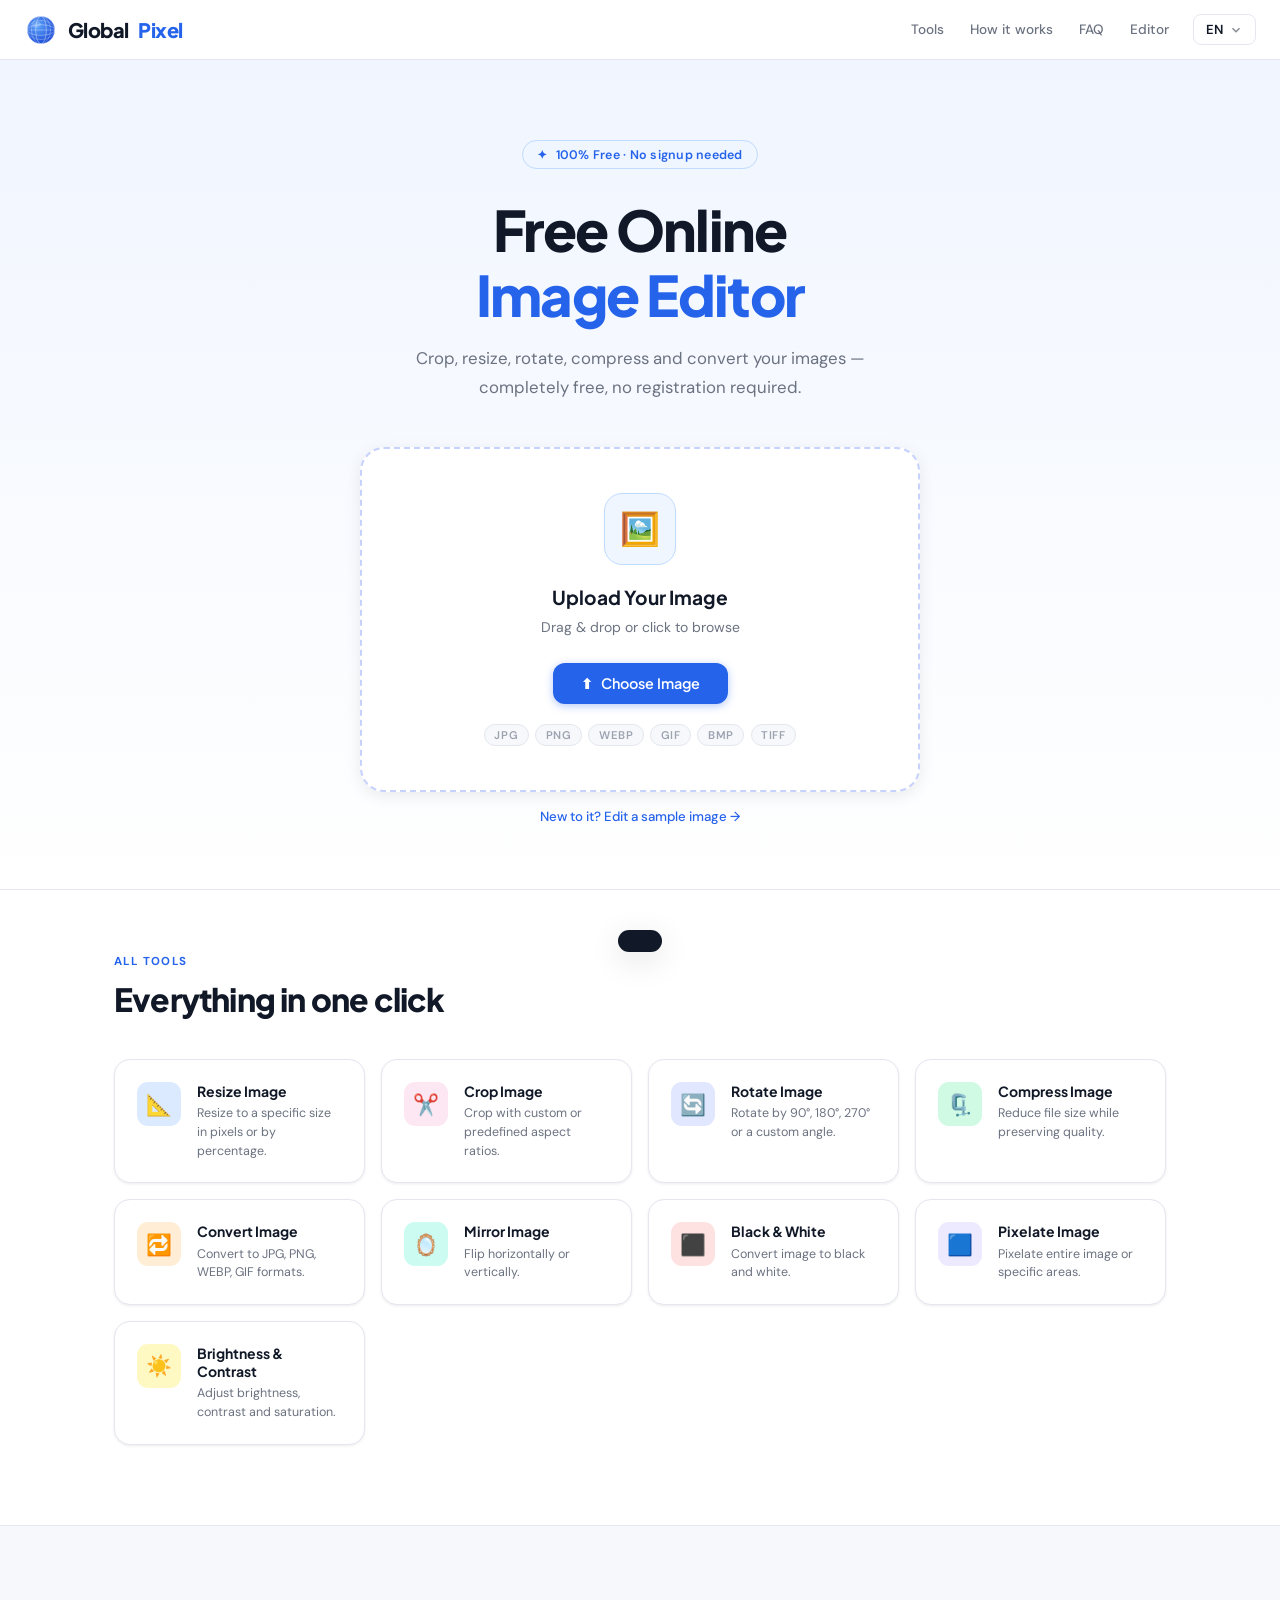
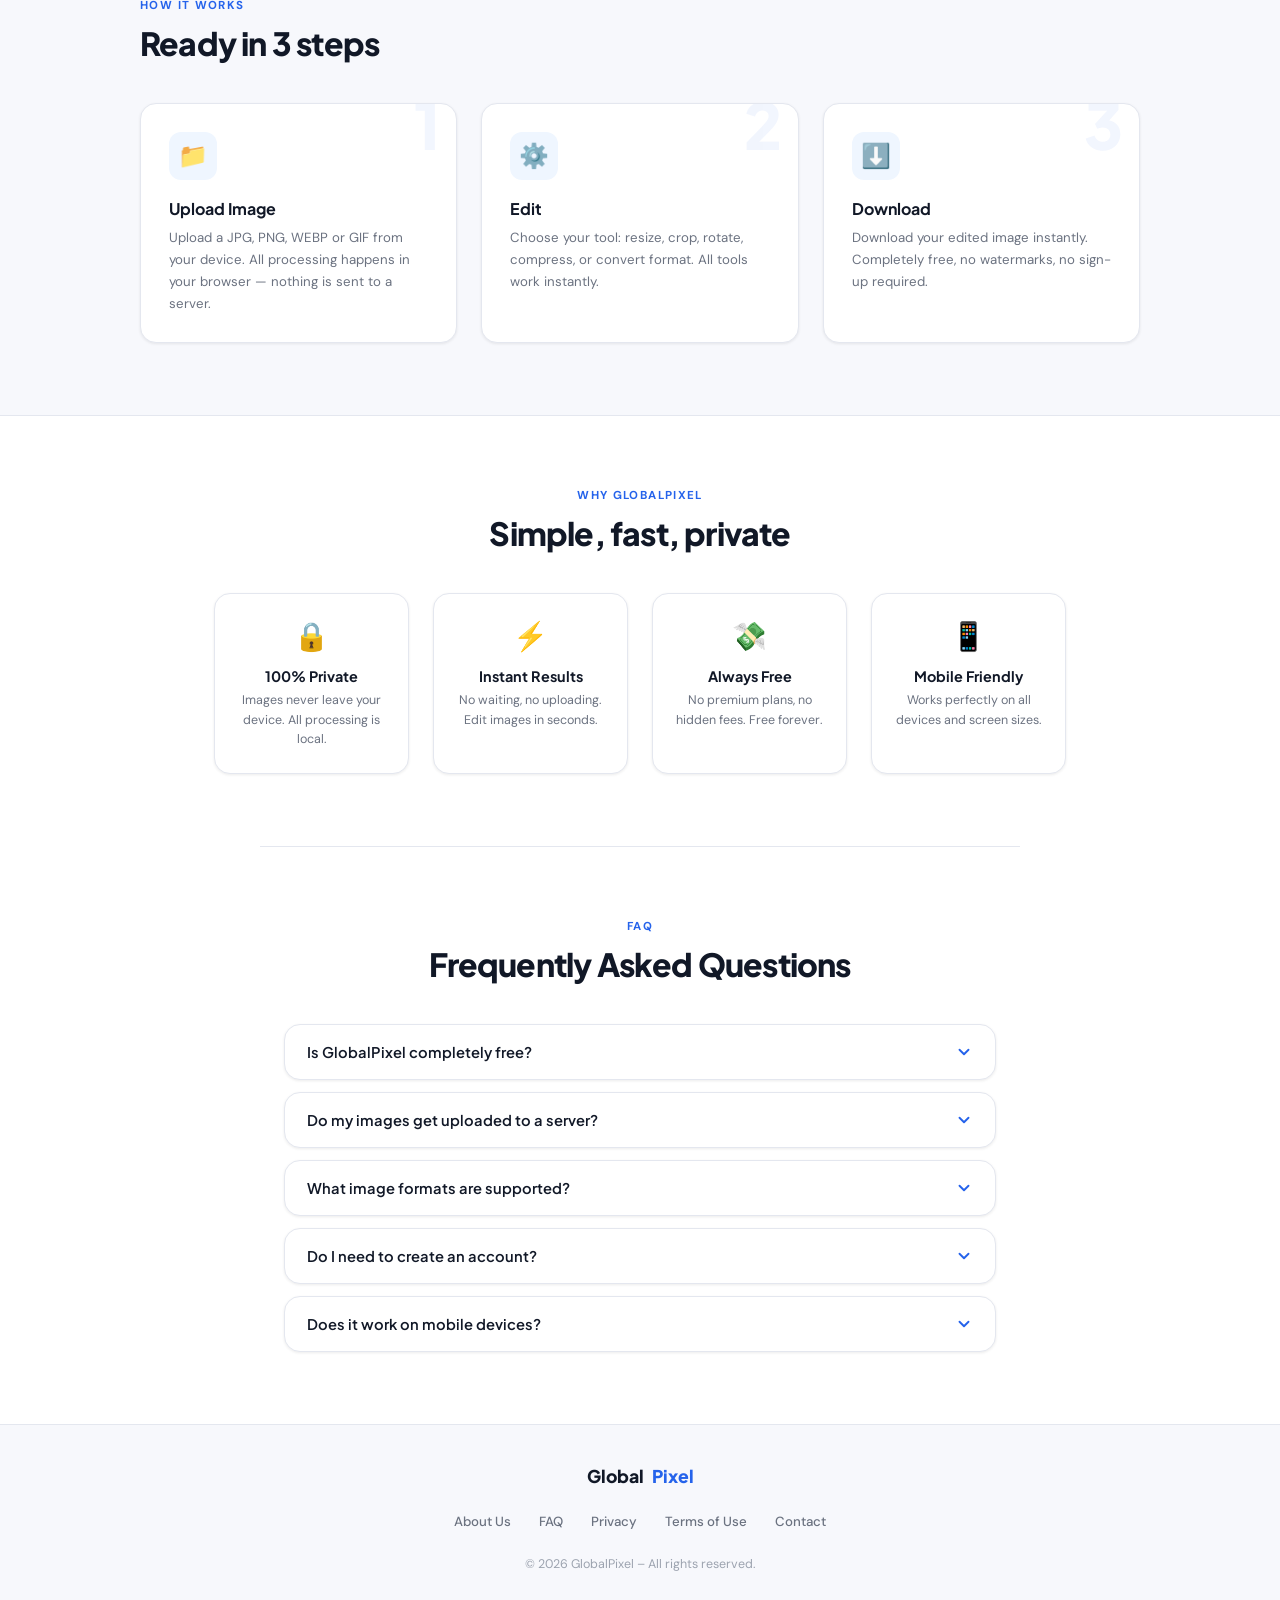
<file: index__29_.html>
<!DOCTYPE html>
<html lang="en">
<head>
<meta charset="UTF-8">
<meta name="viewport" content="width=device-width, initial-scale=1.0">

<!-- ═══ PRIMARY SEO ═══ -->
<title>GlobalPixel – Free Online Image Editor | Crop, Resize, Compress</title>
<meta name="description" content="Edit images online for free with GlobalPixel. Crop, resize, rotate, compress, convert JPG/PNG/WEBP and apply filters — all in your browser. No signup, no uploads.">
<meta name="keywords" content="free online image editor, crop image online, resize image online, compress image, convert image to jpg png webp, rotate image, image filter, photo editor free, no signup image editor">
<meta name="robots" content="index, follow">
<meta name="author" content="GlobalPixel">
<link rel="canonical" href="https://globalpixel.app/">

<!-- ═══ OPEN GRAPH (Facebook, LinkedIn, WhatsApp) ═══ -->
<meta property="og:type" content="website">
<meta property="og:url" content="https://globalpixel.app/">
<meta property="og:title" content="GlobalPixel – Free Online Image Editor">
<meta property="og:description" content="Crop, resize, rotate, compress and convert images — completely free, no registration required. All processing happens in your browser.">
<meta property="og:image" content="https://globalpixel.app/og-image.png">
<meta property="og:image:width" content="1200">
<meta property="og:image:height" content="630">
<meta property="og:site_name" content="GlobalPixel">
<meta property="og:locale" content="en_US">

<!-- ═══ TWITTER CARD ═══ -->
<meta name="twitter:card" content="summary_large_image">
<meta name="twitter:url" content="https://globalpixel.app/">
<meta name="twitter:title" content="GlobalPixel – Free Online Image Editor">
<meta name="twitter:description" content="Crop, resize, rotate, compress and convert images — free, no signup, no uploads to server.">
<meta name="twitter:image" content="https://globalpixel.app/og-image.png">

<!-- ═══ FAVICON (SVG inline data URI) ═══ -->
<link rel="icon" type="image/svg+xml" href="data:image/svg+xml,%3Csvg xmlns='http://www.w3.org/2000/svg' viewBox='0 0 32 32'%3E%3Crect width='32' height='32' rx='8' fill='%232563eb'/%3E%3Ctext x='16' y='23' text-anchor='middle' font-size='20' font-weight='900' fill='white' font-family='Arial'%3EG%3C/text%3E%3C/svg%3E">
<link rel="apple-touch-icon" href="data:image/svg+xml,%3Csvg xmlns='http://www.w3.org/2000/svg' viewBox='0 0 180 180'%3E%3Crect width='180' height='180' rx='40' fill='%232563eb'/%3E%3Ctext x='90' y='130' text-anchor='middle' font-size='110' font-weight='900' fill='white' font-family='Arial'%3EG%3C/text%3E%3C/svg%3E">

<!-- ═══ STRUCTURED DATA (JSON-LD) ═══ -->
<script type="application/ld+json">
{
  "@context": "https://schema.org",
  "@graph": [
    {
      "@type": "WebApplication",
      "@id": "https://globalpixel.app/#app",
      "name": "GlobalPixel",
      "url": "https://globalpixel.app/",
      "description": "Free online image editor. Crop, resize, rotate, compress and convert images in your browser without uploading to any server.",
      "applicationCategory": "MultimediaApplication",
      "operatingSystem": "Any",
      "browserRequirements": "Requires JavaScript",
      "offers": {
        "@type": "Offer",
        "price": "0",
        "priceCurrency": "USD"
      },
      "featureList": [
        "Crop Image",
        "Resize Image",
        "Rotate Image",
        "Compress Image",
        "Convert Image Format",
        "Mirror / Flip Image",
        "Black & White Filter",
        "Pixelate Image",
        "Brightness & Contrast Adjustment"
      ]
    },
    {
      "@type": "FAQPage",
      "@id": "https://globalpixel.app/#faq",
      "mainEntity": [
        {
          "@type": "Question",
          "name": "Is GlobalPixel completely free?",
          "acceptedAnswer": {
            "@type": "Answer",
            "text": "Yes. GlobalPixel is 100% free with no premium plans, hidden fees, or watermarks — ever."
          }
        },
        {
          "@type": "Question",
          "name": "Do my images get uploaded to a server?",
          "acceptedAnswer": {
            "@type": "Answer",
            "text": "No. All image processing happens entirely inside your browser using the Canvas API. Your images never leave your device."
          }
        },
        {
          "@type": "Question",
          "name": "What image formats does GlobalPixel support?",
          "acceptedAnswer": {
            "@type": "Answer",
            "text": "GlobalPixel supports JPG, PNG, WEBP, GIF, BMP, and TIFF as input, and can export to JPG, PNG, and WEBP."
          }
        },
        {
          "@type": "Question",
          "name": "Do I need to create an account?",
          "acceptedAnswer": {
            "@type": "Answer",
            "text": "No account or sign-up is required. Just open the editor, upload your image, and start editing instantly."
          }
        }
      ]
    }
  ]
}
</script>

<link rel="preconnect" href="https://fonts.googleapis.com">
<link href="https://fonts.googleapis.com/css2?family=DM+Sans:ital,opsz,wght@0,9..40,300;0,9..40,400;0,9..40,500;0,9..40,600;1,9..40,400&family=Plus+Jakarta+Sans:wght@400;500;600;700;800&display=swap" rel="stylesheet">
<style>
  :root {
    --bg: #ffffff;
    --surface: #f7f8fc;
    --card: #ffffff;
    --border: #e4e7ef;
    --border-hover: #c5cce0;
    --accent: #2563eb;
    --accent-light: #eff6ff;
    --accent-hover: #1d4ed8;
    --text: #111827;
    --muted: #6b7280;
    --muted2: #9ca3af;
    --success: #10b981;
    --warning: #f59e0b;
    --danger: #ef4444;
    --shadow-sm: 0 1px 3px rgba(0,0,0,0.08);
    --shadow-md: 0 4px 16px rgba(0,0,0,0.08);
    --shadow-lg: 0 8px 32px rgba(0,0,0,0.12);
    --radius-sm: 8px;
    --radius: 12px;
    --radius-lg: 16px;
    --radius-xl: 24px;
  }

  *, *::before, *::after { box-sizing: border-box; margin: 0; padding: 0; }
  html { scroll-behavior: smooth; }

  body {
    font-family: 'DM Sans', sans-serif;
    background: var(--bg);
    color: var(--text);
    min-height: 100vh;
    overflow-x: hidden;
    -webkit-font-smoothing: antialiased;
  }

  /* ─── HEADER ─── */
  header {
    position: sticky; top: 0; z-index: 200;
    background: rgba(255,255,255,0.95);
    backdrop-filter: blur(16px);
    border-bottom: 1px solid var(--border);
    padding: 0 1.5rem;
    height: 60px;
    display: flex; align-items: center; justify-content: space-between;
  }

  .logo {
    display: flex; align-items: center; gap: 0.625rem;
    text-decoration: none;
    font-family: 'Plus Jakarta Sans', sans-serif;
    font-weight: 800;
    font-size: 1.25rem;
    color: var(--text);
    letter-spacing: -0.03em;
  }
  .logo-mark {
    width: 34px; height: 34px;
    display: flex; align-items: center; justify-content: center;
    flex-shrink: 0;
  }
  .logo-mark svg { width: 34px; height: 34px; display: block; }
  /* Globe spin animation */
  @keyframes globe-spin {
    from { transform: rotate(0deg); }
    to   { transform: rotate(360deg); }
  }
  .globe-lines {
    animation: globe-spin 6s linear infinite;
    transform-origin: 16px 16px;
  }
  .logo:hover .globe-lines {
    animation-duration: 2s;
  }
  .logo span { color: var(--accent); }

  .header-right { display: flex; align-items: center; gap: 0.75rem; }

  nav { display: flex; gap: 0.125rem; }
  nav a {
    font-size: 0.85rem; font-weight: 500;
    color: var(--muted);
    text-decoration: none;
    padding: 0.4rem 0.75rem;
    border-radius: var(--radius-sm);
    transition: all 0.15s;
  }
  nav a:hover { color: var(--text); background: var(--surface); }

  /* Language Switcher */
  .lang-switcher {
    position: relative;
  }
  .lang-btn {
    display: flex; align-items: center; gap: 0.4rem;
    padding: 0.375rem 0.75rem;
    border: 1px solid var(--border);
    border-radius: var(--radius-sm);
    background: var(--bg);
    font-family: 'DM Sans', sans-serif;
    font-size: 0.82rem; font-weight: 600;
    color: var(--text);
    cursor: pointer;
    transition: all 0.15s;
  }
  .lang-btn:hover { border-color: var(--accent); color: var(--accent); }
  .lang-btn svg { width: 14px; height: 14px; opacity: 0.5; transition: transform 0.2s; }
  .lang-switcher.open .lang-btn svg { transform: rotate(180deg); }

  .lang-dropdown {
    display: none;
    position: absolute; top: calc(100% + 6px); right: 0;
    background: var(--card);
    border: 1px solid var(--border);
    border-radius: var(--radius);
    box-shadow: var(--shadow-lg);
    min-width: 200px;
    padding: 0.5rem;
    z-index: 999;
    max-height: 360px; overflow-y: auto;
  }
  .lang-switcher.open .lang-dropdown { display: block; }
  .lang-dropdown a {
    display: flex; align-items: center; gap: 0.75rem;
    padding: 0.5rem 0.75rem;
    border-radius: var(--radius-sm);
    text-decoration: none;
    font-size: 0.83rem; font-weight: 500;
    color: var(--text);
    transition: all 0.15s;
  }
  .lang-dropdown a:hover { background: var(--surface); }
  .lang-dropdown a.active { color: var(--accent); background: var(--accent-light); }
  .lang-flag { font-size: 1rem; }

  /* ─── HERO ─── */
  .hero {
    background: linear-gradient(180deg, #f0f5ff 0%, #ffffff 100%);
    padding: 5rem 1.5rem 4rem;
    text-align: center;
    border-bottom: 1px solid var(--border);
  }

  .hero-badge {
    display: inline-flex; align-items: center; gap: 0.5rem;
    background: var(--accent-light);
    border: 1px solid #bfdbfe;
    color: var(--accent);
    font-size: 0.78rem; font-weight: 600;
    padding: 0.35rem 0.875rem;
    border-radius: 999px;
    margin-bottom: 1.75rem;
    letter-spacing: 0.02em;
  }

  .hero h1 {
    font-family: 'Plus Jakarta Sans', sans-serif;
    font-size: clamp(2rem, 5vw, 3.5rem);
    font-weight: 800;
    line-height: 1.15;
    letter-spacing: -0.03em;
    color: var(--text);
    margin-bottom: 1.125rem;
    max-width: 700px;
    margin-left: auto;
    margin-right: auto;
  }
  .hero h1 em { font-style: normal; color: var(--accent); }

  .hero p {
    color: var(--muted);
    font-size: 1.05rem;
    max-width: 500px;
    margin: 0 auto 2.75rem;
    line-height: 1.75;
  }

  /* ─── UPLOAD ZONE ─── */
  .upload-area {
    max-width: 560px; margin: 0 auto;
  }
  .upload-zone {
    position: relative;
    border: 2px dashed #c7d2fe;
    border-radius: var(--radius-xl);
    background: #fff;
    padding: 2.75rem 2rem;
    text-align: center;
    cursor: pointer;
    transition: all 0.25s;
    box-shadow: var(--shadow-md);
  }
  .upload-zone:hover, .upload-zone.dragover {
    border-color: var(--accent);
    box-shadow: 0 0 0 4px rgba(37,99,235,0.1), var(--shadow-md);
    transform: translateY(-2px);
  }

  .upload-icon-wrap {
    width: 72px; height: 72px;
    background: var(--accent-light);
    border-radius: 18px;
    display: flex; align-items: center; justify-content: center;
    margin: 0 auto 1.25rem;
    font-size: 2rem;
    border: 1px solid #bfdbfe;
  }
  .upload-zone h2 {
    font-family: 'Plus Jakarta Sans', sans-serif;
    font-size: 1.2rem; font-weight: 700;
    margin-bottom: 0.375rem; color: var(--text);
  }
  .upload-zone > p { color: var(--muted); font-size: 0.875rem; margin-bottom: 1.5rem; }

  .btn-primary {
    display: inline-flex; align-items: center; gap: 0.5rem;
    background: var(--accent);
    color: #fff;
    font-family: 'Plus Jakarta Sans', sans-serif;
    font-weight: 600; font-size: 0.9rem;
    padding: 0.7rem 1.75rem;
    border: none; border-radius: var(--radius);
    cursor: pointer;
    transition: all 0.2s;
    text-decoration: none;
    box-shadow: 0 2px 8px rgba(37,99,235,0.35);
  }
  .btn-primary:hover {
    background: var(--accent-hover);
    transform: translateY(-1px);
    box-shadow: 0 4px 16px rgba(37,99,235,0.4);
  }

  .supported-formats {
    display: flex; justify-content: center; flex-wrap: wrap; gap: 0.4rem;
    margin-top: 1.25rem;
  }
  .format-tag {
    font-size: 0.7rem; font-weight: 600;
    color: var(--muted2);
    background: var(--surface);
    border: 1px solid var(--border);
    padding: 0.2rem 0.6rem;
    border-radius: 999px;
    letter-spacing: 0.05em;
  }

  .sample-link {
    display: block;
    margin-top: 1rem;
    font-size: 0.83rem;
    color: var(--accent);
    text-decoration: none;
    font-weight: 500;
    transition: opacity 0.15s;
  }
  .sample-link:hover { opacity: 0.7; }

  /* ─── TOOLS GRID ─── */
  .tools-section {
    padding: 4rem 1.5rem 5rem;
    max-width: 1100px; margin: 0 auto;
  }
  .section-eyebrow {
    font-size: 0.72rem; font-weight: 700;
    letter-spacing: 0.12em; text-transform: uppercase;
    color: var(--accent);
    margin-bottom: 0.625rem;
  }
  .section-title {
    font-family: 'Plus Jakarta Sans', sans-serif;
    font-size: clamp(1.5rem, 3vw, 2rem);
    font-weight: 800; letter-spacing: -0.025em;
    color: var(--text); margin-bottom: 2.5rem;
  }

  .tools-grid {
    display: grid;
    grid-template-columns: repeat(auto-fill, minmax(210px, 1fr));
    gap: 1rem;
  }

  .tool-card {
    display: flex; align-items: flex-start; gap: 1rem;
    background: var(--card);
    border: 1px solid var(--border);
    border-radius: var(--radius-lg);
    padding: 1.375rem;
    cursor: pointer;
    transition: all 0.2s;
    text-decoration: none; color: var(--text);
    box-shadow: var(--shadow-sm);
  }
  .tool-card:hover {
    border-color: var(--accent);
    box-shadow: 0 0 0 3px rgba(37,99,235,0.08), var(--shadow-md);
    transform: translateY(-2px);
  }
  .tool-icon {
    width: 44px; height: 44px; min-width: 44px;
    border-radius: 11px;
    display: flex; align-items: center; justify-content: center;
    font-size: 1.3rem;
    flex-shrink: 0;
  }
  .tool-icon.blue   { background: #dbeafe; }
  .tool-icon.pink   { background: #fce7f3; }
  .tool-icon.green  { background: #d1fae5; }
  .tool-icon.orange { background: #ffedd5; }
  .tool-icon.purple { background: #ede9fe; }
  .tool-icon.teal   { background: #ccfbf1; }
  .tool-icon.red    { background: #fee2e2; }
  .tool-icon.indigo { background: #e0e7ff; }
  .tool-icon.yellow { background: #fef9c3; }

  .tool-text h3 {
    font-family: 'Plus Jakarta Sans', sans-serif;
    font-size: 0.875rem; font-weight: 700;
    margin-bottom: 0.25rem; color: var(--text);
    line-height: 1.3;
  }
  .tool-text p { font-size: 0.78rem; color: var(--muted); line-height: 1.5; }

  /* ─── HOW IT WORKS ─── */
  .how-section {
    background: var(--surface);
    border-top: 1px solid var(--border);
    border-bottom: 1px solid var(--border);
    padding: 4.5rem 1.5rem;
  }
  .how-inner { max-width: 1000px; margin: 0 auto; }
  .steps-grid {
    display: grid;
    grid-template-columns: repeat(auto-fit, minmax(220px, 1fr));
    gap: 1.5rem;
    margin-top: 2.5rem;
  }
  .step-card {
    background: var(--card);
    border: 1px solid var(--border);
    border-radius: var(--radius-lg);
    padding: 1.75rem;
    position: relative;
    overflow: hidden;
    box-shadow: var(--shadow-sm);
  }
  .step-num-bg {
    position: absolute; top: -0.75rem; right: 1rem;
    font-family: 'Plus Jakarta Sans', sans-serif;
    font-size: 4rem; font-weight: 900;
    color: var(--accent); opacity: 0.06;
    line-height: 1; pointer-events: none;
  }
  .step-icon-wrap {
    width: 48px; height: 48px;
    background: var(--accent-light);
    border-radius: 12px;
    display: flex; align-items: center; justify-content: center;
    font-size: 1.5rem; margin-bottom: 1.125rem;
  }
  .step-card h3 {
    font-family: 'Plus Jakarta Sans', sans-serif;
    font-size: 1rem; font-weight: 700;
    margin-bottom: 0.5rem; color: var(--text);
  }
  .step-card p { font-size: 0.83rem; color: var(--muted); line-height: 1.65; }

  /* ─── FEATURES ─── */
  .features-section {
    padding: 4.5rem 1.5rem;
    max-width: 900px; margin: 0 auto;
    text-align: center;
  }
  .features-grid {
    display: grid; grid-template-columns: repeat(auto-fit, minmax(180px, 1fr));
    gap: 1.5rem; margin-top: 2.5rem;
  }
  .feature-item {
    padding: 1.5rem 1.25rem;
    border: 1px solid var(--border);
    border-radius: var(--radius-lg);
    background: var(--card);
    box-shadow: var(--shadow-sm);
  }
  .feature-item .fi { font-size: 1.75rem; margin-bottom: 0.75rem; }
  .feature-item h4 {
    font-family: 'Plus Jakarta Sans', sans-serif;
    font-size: 0.9rem; font-weight: 700;
    margin-bottom: 0.375rem; color: var(--text);
  }
  .feature-item p { font-size: 0.78rem; color: var(--muted); line-height: 1.55; }

  /* ─── FOOTER ─── */
  footer {
    border-top: 1px solid var(--border);
    padding: 2.5rem 1.5rem 2rem;
    background: var(--surface);
  }
  .footer-inner {
    max-width: 900px; margin: 0 auto;
    display: flex; flex-direction: column; align-items: center; gap: 1.25rem;
  }
  .footer-logo {
    display: flex; align-items: center; gap: 0.5rem;
    font-family: 'Plus Jakarta Sans', sans-serif;
    font-weight: 800; font-size: 1.1rem;
    color: var(--text); text-decoration: none;
  }
  .footer-logo span { color: var(--accent); }
  .footer-links {
    display: flex; flex-wrap: wrap; justify-content: center; gap: 0.25rem;
  }
  .footer-links a {
    font-size: 0.83rem; color: var(--muted);
    text-decoration: none; padding: 0.35rem 0.75rem;
    border-radius: var(--radius-sm); transition: all 0.15s;
    font-weight: 500;
  }
  .footer-links a:hover { color: var(--text); background: var(--border); }
  .footer-copy {
    font-size: 0.78rem; color: var(--muted2);
    text-align: center;
  }

  /* ─── MODAL ─── */
  .modal-overlay {
    display: none; position: fixed; inset: 0; z-index: 1000;
    background: rgba(0,0,0,0.5);
    backdrop-filter: blur(6px);
    align-items: center; justify-content: center;
    padding: 1rem;
  }
  @media(max-width:768px) {
    .modal-overlay { padding: 0; align-items: flex-end; }
    .modal {
      border-bottom-left-radius: 0;
      border-bottom-right-radius: 0;
      max-height: 92vh;
      width: 100%;
    }
  }
  .modal-overlay.open { display: flex; }

  .modal {
    background: var(--card);
    border: 1px solid var(--border);
    border-radius: var(--radius-xl);
    width: min(96vw, 940px);
    max-height: 94vh;
    overflow-y: auto;
    padding: 2rem;
    position: relative;
    box-shadow: 0 24px 80px rgba(0,0,0,0.2);
    animation: slideUp 0.3s cubic-bezier(0.34,1.56,0.64,1);
  }
  @keyframes slideUp {
    from { opacity: 0; transform: scale(0.94) translateY(16px); }
    to   { opacity: 1; transform: scale(1) translateY(0); }
  }

  .modal-close {
    position: absolute; top: 1.25rem; right: 1.25rem;
    width: 36px; height: 36px;
    background: var(--surface); border: 1px solid var(--border);
    color: var(--muted); border-radius: var(--radius-sm);
    cursor: pointer; font-size: 1rem;
    display: flex; align-items: center; justify-content: center;
    transition: all 0.15s;
  }
  .modal-close:hover { background: var(--border); color: var(--text); }

  .modal-header { margin-bottom: 1.5rem; padding-right: 2.5rem; }
  .modal-title {
    font-family: 'Plus Jakarta Sans', sans-serif;
    font-size: 1.35rem; font-weight: 800;
    color: var(--text); letter-spacing: -0.02em;
    margin-bottom: 0.25rem;
  }
  .modal-subtitle { color: var(--muted); font-size: 0.85rem; }

  /* Tabs */
  .modal-tabs {
    display: flex; gap: 0.375rem; margin-bottom: 1.375rem;
    flex-wrap: wrap;
    padding-bottom: 1.25rem;
    border-bottom: 1px solid var(--border);
  }
  .tab-btn {
    font-family: 'Plus Jakarta Sans', sans-serif;
    font-size: 0.78rem; font-weight: 600;
    padding: 0.45rem 0.9rem;
    border-radius: var(--radius-sm);
    border: 1px solid var(--border);
    background: var(--surface); color: var(--muted);
    cursor: pointer; transition: all 0.15s;
  }
  .tab-btn:hover { color: var(--text); border-color: var(--border-hover); }
  .tab-btn.active {
    background: var(--accent); border-color: var(--accent);
    color: #fff; box-shadow: 0 2px 8px rgba(37,99,235,0.3);
  }
  .tab-panel { display: none; }
  .tab-panel.active { display: flex; flex-direction: column; gap: 1rem; }

  /* Editor layout */
  .editor-body { display: grid; grid-template-columns: 1fr 280px; gap: 1.5rem; }
  @media(max-width:660px) { .editor-body { grid-template-columns: 1fr; } }

  .canvas-wrap {
    background: repeating-conic-gradient(#f1f5f9 0% 25%, #e2e8f0 0% 50%) 0 0 / 16px 16px;
    border: 1px solid var(--border);
    border-radius: var(--radius-lg);
    display: flex; align-items: center; justify-content: center;
    min-height: 320px; overflow: hidden;
  }
  #editorCanvas { max-width: 100%; max-height: 380px; border-radius: 8px; }

  .controls { display: flex; flex-direction: column; gap: 0.875rem; }
  .ctrl-group {
    background: var(--surface);
    border: 1px solid var(--border);
    border-radius: var(--radius);
    padding: 1.125rem;
  }
  .ctrl-group h4 {
    font-family: 'Plus Jakarta Sans', sans-serif;
    font-size: 0.7rem; font-weight: 700;
    letter-spacing: 0.09em; text-transform: uppercase;
    color: var(--muted2); margin-bottom: 0.875rem;
  }
  .ctrl-row { display: flex; gap: 0.5rem; align-items: center; margin-bottom: 0.6rem; }
  .ctrl-row:last-child { margin-bottom: 0; }
  .ctrl-row label { font-size: 0.78rem; color: var(--muted); min-width: 58px; font-weight: 500; }

  input[type="number"], input[type="range"], select {
    background: var(--card);
    border: 1px solid var(--border);
    color: var(--text);
    border-radius: var(--radius-sm);
    padding: 0.4rem 0.625rem;
    font-size: 0.82rem;
    font-family: 'DM Sans', sans-serif;
    flex: 1;
    transition: border-color 0.15s;
  }
  input[type="number"]:focus, select:focus {
    outline: none; border-color: var(--accent);
    box-shadow: 0 0 0 3px rgba(37,99,235,0.1);
  }
  input[type="range"] {
    padding: 0; height: 6px; cursor: pointer;
    accent-color: var(--accent);
  }
  .range-val { font-size: 0.78rem; color: var(--accent); min-width: 32px; text-align: right; font-weight: 600; }

  .btn-row { display: flex; gap: 0.5rem; flex-wrap: wrap; }
  .btn {
    flex: 1;
    background: var(--card);
    border: 1px solid var(--border);
    color: var(--text);
    font-family: 'Plus Jakarta Sans', sans-serif;
    font-size: 0.78rem; font-weight: 600;
    padding: 0.5rem 0.75rem;
    border-radius: var(--radius-sm); cursor: pointer;
    transition: all 0.15s; white-space: nowrap;
    display: flex; align-items: center; justify-content: center; gap: 0.35rem;
  }
  .btn:hover { background: var(--surface); border-color: var(--border-hover); }
  .btn.primary {
    background: var(--accent); border-color: var(--accent);
    color: #fff; box-shadow: 0 2px 8px rgba(37,99,235,0.25);
  }
  .btn.primary:hover { background: var(--accent-hover); transform: translateY(-1px); box-shadow: 0 4px 12px rgba(37,99,235,0.35); color: #fff; }
  .btn.danger { border-color: #fecaca; color: var(--danger); }
  .btn.danger:hover { background: #fef2f2; border-color: var(--danger); }

  /* img info */
  .img-info {
    display: flex; gap: 1rem; flex-wrap: wrap;
    background: var(--surface); border: 1px solid var(--border);
    border-radius: var(--radius-sm); padding: 0.6rem 1rem;
    font-size: 0.78rem; color: var(--muted);
    margin-bottom: 1rem;
  }
  .img-info span b { color: var(--text); font-weight: 600; }

  /* Toast */
  .toast {
    position: fixed; bottom: 1.75rem; left: 50%;
    transform: translateX(-50%) translateY(80px);
    background: var(--text); color: var(--bg);
    padding: 0.7rem 1.375rem; border-radius: var(--radius);
    font-size: 0.85rem; font-weight: 500; z-index: 9999;
    transition: transform 0.35s cubic-bezier(0.34,1.56,0.64,1);
    box-shadow: var(--shadow-lg); white-space: nowrap;
  }
  .toast.show { transform: translateX(-50%) translateY(0); }
  .toast.success { background: #065f46; color: #a7f3d0; }
  .toast.error   { background: #7f1d1d; color: #fecaca; }

  /* ─── HAMBURGER MENU ─── */
  .hamburger {
    display: none;
    flex-direction: column; gap: 4px;
    background: none; border: none; cursor: pointer;
    padding: 6px; border-radius: var(--radius-sm);
    transition: background 0.15s;
  }
  .hamburger:hover { background: var(--surface); }
  .hamburger span {
    display: block; width: 20px; height: 2px;
    background: var(--text); border-radius: 999px;
    transition: all 0.25s;
  }
  .hamburger.open span:nth-child(1) { transform: translateY(6px) rotate(45deg); }
  .hamburger.open span:nth-child(2) { opacity: 0; transform: scaleX(0); }
  .hamburger.open span:nth-child(3) { transform: translateY(-6px) rotate(-45deg); }

  .mobile-nav {
    display: none;
    position: fixed; top: 60px; left: 0; right: 0;
    background: rgba(255,255,255,0.98);
    backdrop-filter: blur(16px);
    border-bottom: 1px solid var(--border);
    padding: 0.75rem 1rem;
    z-index: 199;
    box-shadow: var(--shadow-md);
    flex-direction: column; gap: 0.25rem;
  }
  .mobile-nav.open { display: flex; }
  .mobile-nav a {
    font-size: 0.9rem; font-weight: 500;
    color: var(--text); text-decoration: none;
    padding: 0.6rem 0.75rem; border-radius: var(--radius-sm);
    transition: background 0.15s;
  }
  .mobile-nav a:hover { background: var(--surface); }

  /* ─── FAQ ─── */
  .faq-section {
    padding: 4.5rem 1.5rem;
    max-width: 760px; margin: 0 auto;
    border-top: 1px solid var(--border);
  }
  .faq-section .section-title { text-align: center; }
  .faq-section .section-eyebrow { text-align: center; }
  .faq-list { margin-top: 2.5rem; display: flex; flex-direction: column; gap: 0.75rem; }
  .faq-item {
    border: 1px solid var(--border);
    border-radius: var(--radius-lg);
    background: var(--card);
    overflow: hidden;
    box-shadow: var(--shadow-sm);
  }
  .faq-q {
    display: flex; align-items: center; justify-content: space-between;
    gap: 1rem;
    padding: 1.125rem 1.375rem;
    cursor: pointer;
    font-family: 'Plus Jakarta Sans', sans-serif;
    font-weight: 600; font-size: 0.92rem;
    color: var(--text);
    user-select: none;
    transition: background 0.15s;
  }
  .faq-q:hover { background: var(--surface); }
  .faq-q svg {
    min-width: 18px; height: 18px;
    stroke: var(--accent); transition: transform 0.25s;
    flex-shrink: 0;
  }
  .faq-item.open .faq-q svg { transform: rotate(180deg); }
  .faq-a {
    max-height: 0; overflow: hidden;
    transition: max-height 0.35s ease, padding 0.25s;
    padding: 0 1.375rem;
    font-size: 0.85rem; color: var(--muted); line-height: 1.7;
  }
  .faq-item.open .faq-a {
    max-height: 200px;
    padding: 0 1.375rem 1.125rem;
  }

  /* scrollbar */
  ::-webkit-scrollbar { width: 5px; }
  ::-webkit-scrollbar-track { background: var(--surface); }
  ::-webkit-scrollbar-thumb { background: var(--border); border-radius: 999px; }
  ::-webkit-scrollbar-thumb:hover { background: var(--border-hover); }

  /* responsive */
  @media(max-width:768px) {
    header { padding: 0 1rem; }
    nav { display: none; }
    .hamburger { display: flex; }
    .modal { padding: 1rem; border-radius: var(--radius-lg); }
    .tools-grid { grid-template-columns: repeat(2, 1fr); }
    .hero { padding: 3.5rem 1rem 3rem; }
    .modal-header { margin-bottom: 1rem; }
    .modal-title { font-size: 1.1rem; }
    .modal-close { top: 0.875rem; right: 0.875rem; }
    .modal-tabs {
      gap: 0.25rem;
      padding-bottom: 0.875rem;
      margin-bottom: 1rem;
    }
    .tab-btn {
      font-size: 0.72rem;
      padding: 0.4rem 0.6rem;
    }
    .editor-body { grid-template-columns: 1fr; gap: 1rem; }
    #editorCanvas { max-height: 260px; }
    .canvas-wrap { min-height: 200px; }
    .ctrl-group { padding: 0.875rem; }
    .ctrl-row label { min-width: 50px; font-size: 0.75rem; }
    .btn { font-size: 0.75rem; padding: 0.45rem 0.6rem; }
    .img-info { font-size: 0.72rem; gap: 0.5rem; padding: 0.5rem 0.75rem; }
    .img-info b { font-size: 0.72rem; }
  }
  @media(max-width:440px) {
    .tools-grid { grid-template-columns: 1fr; }
    .modal-tabs { display: grid; grid-template-columns: repeat(3, 1fr); }
    .tab-btn { text-align: center; justify-content: center; }
    .hero h1 { font-size: 1.75rem; }
    .upload-zone { padding: 2rem 1.25rem; }
  }

  /* Modal upload prompt */
  .modal-upload-prompt {
    text-align: center; padding: 3rem 2rem;
  }
  .modal-upload-prompt p { color: var(--muted); margin-bottom: 1.25rem; font-size: 0.9rem; }

  /* Divider */
  .modal-footer-actions {
    display: flex; gap: 0.75rem; margin-top: 1.5rem;
    justify-content: flex-end; flex-wrap: wrap;
  }
</style>
<script async src="https://pagead2.googlesyndication.com/pagead/js/adsbygoogle.js?client=ca-pub-1692524471491556"
crossorigin="anonymous"></script>
</head>
<body>

<!-- HEADER -->
<header>
  <a href="#" class="logo" onclick="return false;">
    <div class="logo-mark">
      <svg viewBox="0 0 32 32" xmlns="http://www.w3.org/2000/svg">
        <defs>
          <clipPath id="globe-clip">
            <circle cx="16" cy="16" r="13"/>
          </clipPath>
          <radialGradient id="globe-grad" cx="38%" cy="35%" r="65%">
            <stop offset="0%" stop-color="#60a5fa"/>
            <stop offset="100%" stop-color="#1d4ed8"/>
          </radialGradient>
        </defs>
        <!-- Outer ring & base sphere -->
        <circle cx="16" cy="16" r="13" fill="url(#globe-grad)"/>
        <!-- Spinning longitude/latitude lines -->
        <g class="globe-lines" clip-path="url(#globe-clip)">
          <!-- Latitude lines -->
          <ellipse cx="16" cy="16" rx="13" ry="5"  fill="none" stroke="rgba(255,255,255,0.35)" stroke-width="0.9"/>
          <ellipse cx="16" cy="16" rx="13" ry="9"  fill="none" stroke="rgba(255,255,255,0.25)" stroke-width="0.9"/>
          <!-- Longitude lines (vertical ellipses) -->
          <ellipse cx="16" cy="16" rx="5"  ry="13" fill="none" stroke="rgba(255,255,255,0.4)"  stroke-width="0.9"/>
          <ellipse cx="16" cy="16" rx="9"  ry="13" fill="none" stroke="rgba(255,255,255,0.28)" stroke-width="0.9"/>
          <ellipse cx="16" cy="16" rx="13" ry="13" fill="none" stroke="rgba(255,255,255,0.22)" stroke-width="0.9"/>
        </g>
        <!-- Equator line (static, always horizontal) -->
        <line x1="3" y1="16" x2="29" y2="16" stroke="rgba(255,255,255,0.3)" stroke-width="0.9" clip-path="url(#globe-clip)"/>
        <!-- Outer border -->
        <circle cx="16" cy="16" r="13" fill="none" stroke="rgba(255,255,255,0.2)" stroke-width="1"/>
        <!-- Highlight gloss -->
        <ellipse cx="12" cy="11" rx="4" ry="2.5" fill="rgba(255,255,255,0.18)" transform="rotate(-20,12,11)"/>
      </svg>
    </div>
    Global<span>Pixel</span>
  </a>

  <div class="header-right">
    <nav>
      <a href="#tools" data-i18n="nav_tools">Tools</a>
      <a href="#how" data-i18n="nav_how">How it works</a>
      <a href="#faq" data-i18n="nav_faq">FAQ</a>
      <a href="#" onclick="openEditor(); return false;" data-i18n="nav_editor">Editor</a>
    </nav>

    <div class="lang-switcher" id="langSwitcher">
      <button class="lang-btn" onclick="toggleLang()">
        <span id="langLabel">EN</span>
        <svg viewBox="0 0 24 24" fill="none" stroke="currentColor" stroke-width="2.5"><path d="M6 9l6 6 6-6"/></svg>
      </button>
      <div class="lang-dropdown" id="langDropdown">
        <a href="#" class="active" onclick="setLang('en'); return false;"><span class="lang-flag">🇬🇧</span> English</a>
        <a href="#" onclick="setLang('tr'); return false;"><span class="lang-flag">🇹🇷</span> Türkçe</a>
        <a href="#" onclick="setLang('es'); return false;"><span class="lang-flag">🇪🇸</span> Español</a>
        <a href="#" onclick="setLang('pt'); return false;"><span class="lang-flag">🇧🇷</span> Português</a>
        <a href="#" onclick="setLang('fr'); return false;"><span class="lang-flag">🇫🇷</span> Français</a>
        <a href="#" onclick="setLang('de'); return false;"><span class="lang-flag">🇩🇪</span> Deutsch</a>
        <a href="#" onclick="setLang('it'); return false;"><span class="lang-flag">🇮🇹</span> Italiano</a>
        <a href="#" onclick="setLang('ja'); return false;"><span class="lang-flag">🇯🇵</span> 日本語</a>
        <a href="#" onclick="setLang('ko'); return false;"><span class="lang-flag">🇰🇷</span> 한국어</a>
        <a href="#" onclick="setLang('ru'); return false;"><span class="lang-flag">🇷🇺</span> Русский</a>
        <a href="#" onclick="setLang('ar'); return false;"><span class="lang-flag">🇸🇦</span> العربية</a>
        <a href="#" onclick="setLang('zh'); return false;"><span class="lang-flag">🇨🇳</span> 中文</a>
        <a href="#" onclick="setLang('pl'); return false;"><span class="lang-flag">🇵🇱</span> Polski</a>
        <a href="#" onclick="setLang('nl'); return false;"><span class="lang-flag">🇳🇱</span> Nederlands</a>
      </div>
    </div>

    <button class="hamburger" id="hamburger" aria-label="Menu" onclick="toggleMobileNav()">
      <span></span><span></span><span></span>
    </button>
  </div>
</header>

<!-- MOBILE NAV -->
<nav class="mobile-nav" id="mobileNav">
  <a href="#tools" onclick="closeMobileNav()" data-i18n="nav_tools">Tools</a>
  <a href="#how" onclick="closeMobileNav()" data-i18n="nav_how">How it works</a>
  <a href="#faq" onclick="closeMobileNav()">FAQ</a>
  <a href="#" onclick="closeMobileNav(); openEditor(); return false;" data-i18n="nav_editor">Editor</a>
</nav>

<!-- HERO -->
<section class="hero">
  <div class="hero-badge">✦ <span data-i18n="badge">100% Free · No signup needed</span></div>
  <h1 data-i18n="hero_h1">Free Online<br><em>Image Editor</em></h1>
  <p data-i18n="hero_p">Crop, resize, rotate, compress and convert your images — completely free, no registration required.</p>

  <div class="upload-area">
    <div class="upload-zone" id="uploadZone">
      <label for="heroInput" style="position:absolute;inset:0;cursor:pointer;z-index:1;"></label>
      <div class="upload-icon-wrap">🖼️</div>
      <h2 data-i18n="upload_h2">Upload Your Image</h2>
      <p data-i18n="upload_p">Drag & drop or click to browse</p>
      <span class="btn-primary" style="pointer-events:none;position:relative;z-index:2;">
        ⬆ <span data-i18n="upload_btn">Choose Image</span>
      </span>
      <div class="supported-formats">
        <span class="format-tag">JPG</span>
        <span class="format-tag">PNG</span>
        <span class="format-tag">WEBP</span>
        <span class="format-tag">GIF</span>
        <span class="format-tag">BMP</span>
        <span class="format-tag">TIFF</span>
      </div>
    </div>
    <a href="#" class="sample-link" onclick="loadSample(); return false;" data-i18n="sample_link">New to it? Edit a sample image →</a>
    <input type="file" id="heroInput" accept="image/*" style="display:none;">
  </div>
</section>

<!-- TOOLS GRID -->
<section class="tools-section" id="tools">
  <div class="section-eyebrow" data-i18n="tools_label">All Tools</div>
  <h2 class="section-title" data-i18n="tools_title">Everything in one click</h2>

  <div class="tools-grid">
    <a href="#" class="tool-card" onclick="openEditorTool('resize'); return false;">
      <div class="tool-icon blue">📐</div>
      <div class="tool-text">
        <h3 data-i18n="tool_resize">Resize Image</h3>
        <p data-i18n="tool_resize_d">Resize to a specific size in pixels or by percentage.</p>
      </div>
    </a>
    <a href="#" class="tool-card" onclick="openEditorTool('crop'); return false;">
      <div class="tool-icon pink">✂️</div>
      <div class="tool-text">
        <h3 data-i18n="tool_crop">Crop Image</h3>
        <p data-i18n="tool_crop_d">Crop with custom or predefined aspect ratios.</p>
      </div>
    </a>
    <a href="#" class="tool-card" onclick="openEditorTool('rotate'); return false;">
      <div class="tool-icon indigo">🔄</div>
      <div class="tool-text">
        <h3 data-i18n="tool_rotate">Rotate Image</h3>
        <p data-i18n="tool_rotate_d">Rotate by 90°, 180°, 270° or a custom angle.</p>
      </div>
    </a>
    <a href="#" class="tool-card" onclick="openEditorTool('compress'); return false;">
      <div class="tool-icon green">🗜️</div>
      <div class="tool-text">
        <h3 data-i18n="tool_compress">Compress Image</h3>
        <p data-i18n="tool_compress_d">Reduce file size while preserving quality.</p>
      </div>
    </a>
    <a href="#" class="tool-card" onclick="openEditorTool('convert'); return false;">
      <div class="tool-icon orange">🔁</div>
      <div class="tool-text">
        <h3 data-i18n="tool_convert">Convert Image</h3>
        <p data-i18n="tool_convert_d">Convert to JPG, PNG, WEBP, GIF formats.</p>
      </div>
    </a>
    <a href="#" class="tool-card" onclick="openEditorTool('rotate'); return false;">
      <div class="tool-icon teal">🪞</div>
      <div class="tool-text">
        <h3 data-i18n="tool_mirror">Mirror Image</h3>
        <p data-i18n="tool_mirror_d">Flip horizontally or vertically.</p>
      </div>
    </a>
    <a href="#" class="tool-card" onclick="openEditorTool('filters'); return false;">
      <div class="tool-icon red">⬛</div>
      <div class="tool-text">
        <h3 data-i18n="tool_bw">Black & White</h3>
        <p data-i18n="tool_bw_d">Convert image to black and white.</p>
      </div>
    </a>
    <a href="#" class="tool-card" onclick="openEditorTool('filters'); return false;">
      <div class="tool-icon purple">🟦</div>
      <div class="tool-text">
        <h3 data-i18n="tool_pixelate">Pixelate Image</h3>
        <p data-i18n="tool_pixelate_d">Pixelate entire image or specific areas.</p>
      </div>
    </a>
    <a href="#" class="tool-card" onclick="openEditorTool('filters'); return false;">
      <div class="tool-icon yellow">☀️</div>
      <div class="tool-text">
        <h3 data-i18n="tool_brightness">Brightness & Contrast</h3>
        <p data-i18n="tool_brightness_d">Adjust brightness, contrast and saturation.</p>
      </div>
    </a>
  </div>
</section>

<!-- HOW IT WORKS -->
<section class="how-section" id="how">
  <div class="how-inner">
    <div class="section-eyebrow" data-i18n="how_label">How It Works</div>
    <h2 class="section-title" data-i18n="how_title">Ready in 3 steps</h2>
    <div class="steps-grid">
      <div class="step-card">
        <div class="step-num-bg">1</div>
        <div class="step-icon-wrap">📁</div>
        <h3 data-i18n="step1_h">Upload Image</h3>
        <p data-i18n="step1_p">Upload a JPG, PNG, WEBP or GIF from your device. All processing happens in your browser — nothing is sent to a server.</p>
      </div>
      <div class="step-card">
        <div class="step-num-bg">2</div>
        <div class="step-icon-wrap">⚙️</div>
        <h3 data-i18n="step2_h">Edit</h3>
        <p data-i18n="step2_p">Choose your tool: resize, crop, rotate, compress, or convert format. All tools work instantly.</p>
      </div>
      <div class="step-card">
        <div class="step-num-bg">3</div>
        <div class="step-icon-wrap">⬇️</div>
        <h3 data-i18n="step3_h">Download</h3>
        <p data-i18n="step3_p">Download your edited image instantly. Completely free, no watermarks, no sign-up required.</p>
      </div>
    </div>
  </div>
</section>

<!-- FEATURES -->
<section class="features-section">
  <div class="section-eyebrow" data-i18n="feat_label">Why GlobalPixel</div>
  <h2 class="section-title" data-i18n="feat_title">Simple, fast, private</h2>
  <div class="features-grid">
    <div class="feature-item">
      <div class="fi">🔒</div>
      <h4 data-i18n="feat1_h">100% Private</h4>
      <p data-i18n="feat1_p">Images never leave your device. All processing is local.</p>
    </div>
    <div class="feature-item">
      <div class="fi">⚡</div>
      <h4 data-i18n="feat2_h">Instant Results</h4>
      <p data-i18n="feat2_p">No waiting, no uploading. Edit images in seconds.</p>
    </div>
    <div class="feature-item">
      <div class="fi">💸</div>
      <h4 data-i18n="feat3_h">Always Free</h4>
      <p data-i18n="feat3_p">No premium plans, no hidden fees. Free forever.</p>
    </div>
    <div class="feature-item">
      <div class="fi">📱</div>
      <h4 data-i18n="feat4_h">Mobile Friendly</h4>
      <p data-i18n="feat4_p">Works perfectly on all devices and screen sizes.</p>
    </div>
  </div>
</section>

<!-- FAQ -->
<section class="faq-section" id="faq">
  <div class="section-eyebrow" data-i18n="faq_label">FAQ</div>
  <h2 class="section-title" data-i18n="faq_title">Frequently Asked Questions</h2>
  <div class="faq-list">
    <div class="faq-item" onclick="toggleFaq(this)">
      <div class="faq-q">
        <span data-i18n="faq1_q">Is GlobalPixel completely free?</span>
        <svg viewBox="0 0 24 24" fill="none" stroke-width="2.5" stroke-linecap="round" stroke-linejoin="round"><path d="M6 9l6 6 6-6"/></svg>
      </div>
      <div class="faq-a" data-i18n="faq1_a">Yes. GlobalPixel is 100% free with no premium plans, hidden fees, or watermarks — ever.</div>
    </div>
    <div class="faq-item" onclick="toggleFaq(this)">
      <div class="faq-q">
        <span data-i18n="faq2_q">Do my images get uploaded to a server?</span>
        <svg viewBox="0 0 24 24" fill="none" stroke-width="2.5" stroke-linecap="round" stroke-linejoin="round"><path d="M6 9l6 6 6-6"/></svg>
      </div>
      <div class="faq-a" data-i18n="faq2_a">No. All processing happens entirely inside your browser using the Canvas API. Your images never leave your device.</div>
    </div>
    <div class="faq-item" onclick="toggleFaq(this)">
      <div class="faq-q">
        <span data-i18n="faq3_q">What image formats are supported?</span>
        <svg viewBox="0 0 24 24" fill="none" stroke-width="2.5" stroke-linecap="round" stroke-linejoin="round"><path d="M6 9l6 6 6-6"/></svg>
      </div>
      <div class="faq-a" data-i18n="faq3_a">GlobalPixel supports JPG, PNG, WEBP, GIF, BMP, and TIFF as input, and can export to JPG, PNG, and WEBP.</div>
    </div>
    <div class="faq-item" onclick="toggleFaq(this)">
      <div class="faq-q">
        <span data-i18n="faq4_q">Do I need to create an account?</span>
        <svg viewBox="0 0 24 24" fill="none" stroke-width="2.5" stroke-linecap="round" stroke-linejoin="round"><path d="M6 9l6 6 6-6"/></svg>
      </div>
      <div class="faq-a" data-i18n="faq4_a">No account or sign-up is required. Just open the editor, upload your image, and start editing instantly.</div>
    </div>
    <div class="faq-item" onclick="toggleFaq(this)">
      <div class="faq-q">
        <span data-i18n="faq5_q">Does it work on mobile devices?</span>
        <svg viewBox="0 0 24 24" fill="none" stroke-width="2.5" stroke-linecap="round" stroke-linejoin="round"><path d="M6 9l6 6 6-6"/></svg>
      </div>
      <div class="faq-a" data-i18n="faq5_a">Yes, GlobalPixel is fully responsive and works on smartphones, tablets, and desktops with any modern browser.</div>
    </div>
  </div>
</section>

<!-- FOOTER -->
<footer>
  <div class="footer-inner">
    <a href="#" class="footer-logo" onclick="return false;">
      Global<span>Pixel</span>
    </a>
    <div class="footer-links">
      <a href="#" onclick="return false;" data-i18n="foot_about">About Us</a>
      <a href="#faq">FAQ</a>
      <a href="#" onclick="return false;" data-i18n="foot_privacy">Privacy</a>
      <a href="#" onclick="return false;" data-i18n="foot_terms">Terms of Use</a>
      <a href="#" onclick="return false;" data-i18n="foot_contact">Contact</a>
    </div>
    <p class="footer-copy" data-i18n="foot_copy">© 2026 GlobalPixel – All rights reserved.</p>
  </div>
</footer>

<!-- EDITOR MODAL -->
<div class="modal-overlay" id="modalOverlay" onclick="closeOnBg(event)">
  <div class="modal" id="mainModal">
    <button class="modal-close" onclick="closeEditor()">✕</button>

    <div class="modal-header">
      <div class="modal-title" data-i18n="modal_title">Image Editor</div>
      <div class="modal-subtitle" data-i18n="modal_sub">Edit your image with the tools below</div>
    </div>

    <!-- Upload prompt if no image -->
    <div id="modalUploadPrompt" class="modal-upload-prompt">
      <p data-i18n="modal_upload_p">Choose an image to get started:</p>
      <label for="modalFileInput" class="btn-primary" style="cursor:pointer;display:inline-flex;">
        ⬆ <span data-i18n="upload_btn">Choose Image</span>
      </label>
      <input type="file" id="modalFileInput" accept="image/*" style="display:none">
    </div>

    <!-- Editor content -->
    <div id="editorContent" style="display:none">
      <div class="img-info">
        <span data-i18n="info_file">File</span>: <b id="infoName">–</b> &nbsp;
        <span data-i18n="info_size">Size</span>: <b id="infoSize">–</b> &nbsp;
        <span data-i18n="info_dim">Resolution</span>: <b id="infoDim">–</b> &nbsp;
        <span data-i18n="info_type">Format</span>: <b id="infoType">–</b>
      </div>

      <div class="modal-tabs" id="toolTabs">
        <button class="tab-btn active" data-tab="resize">📐 <span data-i18n="tab_resize">Resize</span></button>
        <button class="tab-btn" data-tab="crop">✂️ <span data-i18n="tab_crop">Crop</span></button>
        <button class="tab-btn" data-tab="rotate">🔄 <span data-i18n="tab_rotate">Rotate</span></button>
        <button class="tab-btn" data-tab="compress">🗜️ <span data-i18n="tab_compress">Compress</span></button>
        <button class="tab-btn" data-tab="convert">🔁 <span data-i18n="tab_convert">Convert</span></button>
        <button class="tab-btn" data-tab="filters">🎨 <span data-i18n="tab_filters">Filters</span></button>
      </div>

      <div class="editor-body">
        <div>
          <div class="canvas-wrap" id="canvasWrap">
            <canvas id="editorCanvas"></canvas>
          </div>
        </div>

        <div class="controls">

          <!-- RESIZE -->
          <div class="tab-panel active" data-panel="resize">
            <div class="ctrl-group">
              <h4 data-i18n="cp_dims">Dimensions (pixels)</h4>
              <div class="ctrl-row">
                <label data-i18n="cp_width">Width</label>
                <input type="number" id="resizeW" min="1" max="8000" placeholder="px">
              </div>
              <div class="ctrl-row">
                <label data-i18n="cp_height">Height</label>
                <input type="number" id="resizeH" min="1" max="8000" placeholder="px">
              </div>
              <div class="ctrl-row" style="margin-top:0.5rem;">
                <label style="font-size:0.78rem;min-width:auto;">
                  <input type="checkbox" id="keepRatio" checked style="accent-color:var(--accent);"> <span data-i18n="cp_ratio">Keep ratio</span>
                </label>
              </div>
            </div>
            <div class="btn-row">
              <button class="btn primary" onclick="applyResize()">✓ <span data-i18n="btn_apply">Apply</span></button>
              <button class="btn" onclick="resetImage()">↺ <span data-i18n="btn_reset">Reset</span></button>
            </div>
          </div>

          <!-- CROP -->
          <div class="tab-panel" data-panel="crop">
            <div class="ctrl-group">
              <h4 data-i18n="cp_crop_area">Crop Area</h4>
              <div class="ctrl-row"><label>X</label><input type="number" id="cropX" value="0" min="0"></div>
              <div class="ctrl-row"><label>Y</label><input type="number" id="cropY" value="0" min="0"></div>
              <div class="ctrl-row"><label data-i18n="cp_width">Width</label><input type="number" id="cropW" min="1"></div>
              <div class="ctrl-row"><label data-i18n="cp_height">Height</label><input type="number" id="cropH" min="1"></div>
              <div class="ctrl-row">
                <label data-i18n="cp_aspect">Aspect</label>
                <select id="cropRatio" onchange="setCropRatio()">
                  <option value="free" data-i18n="crop_free">Free</option>
                  <option value="1:1">1:1 (Square)</option>
                  <option value="4:3">4:3</option>
                  <option value="16:9">16:9</option>
                  <option value="3:2">3:2</option>
                  <option value="2:3">2:3 (Portrait)</option>
                </select>
              </div>
            </div>
            <div class="btn-row">
              <button class="btn primary" onclick="applyCrop()">✓ <span data-i18n="btn_crop">Crop</span></button>
              <button class="btn" onclick="resetImage()">↺ <span data-i18n="btn_reset">Reset</span></button>
            </div>
          </div>

          <!-- ROTATE -->
          <div class="tab-panel" data-panel="rotate">
            <div class="ctrl-group">
              <h4 data-i18n="cp_quick_rotate">Quick Rotate</h4>
              <div class="btn-row">
                <button class="btn" onclick="rotateImage(90)">↻ 90°</button>
                <button class="btn" onclick="rotateImage(180)">↻ 180°</button>
                <button class="btn" onclick="rotateImage(270)">↻ 270°</button>
              </div>
            </div>
            <div class="ctrl-group">
              <h4 data-i18n="cp_custom_angle">Custom Angle</h4>
              <div class="ctrl-row">
                <label data-i18n="cp_degrees">Degrees</label>
                <input type="number" id="customAngle" value="0" min="-360" max="360">
              </div>
              <button class="btn primary" onclick="rotateImage(parseInt(document.getElementById('customAngle').value)||0)" style="width:100%;margin-top:0.5rem;">✓ <span data-i18n="btn_apply">Apply</span></button>
            </div>
            <div class="ctrl-group">
              <h4 data-i18n="cp_flip">Flip</h4>
              <div class="btn-row">
                <button class="btn" onclick="flipImage('h')">↔ <span data-i18n="flip_h">Horizontal</span></button>
                <button class="btn" onclick="flipImage('v')">↕ <span data-i18n="flip_v">Vertical</span></button>
              </div>
            </div>
            <button class="btn" onclick="resetImage()" style="width:100%;">↺ <span data-i18n="btn_reset">Reset</span></button>
          </div>

          <!-- COMPRESS -->
          <div class="tab-panel" data-panel="compress">
            <div class="ctrl-group">
              <h4 data-i18n="cp_quality">Compression Quality</h4>
              <div class="ctrl-row">
                <label data-i18n="cp_qual_lbl">Quality</label>
                <input type="range" id="qualitySlider" min="1" max="100" value="80" oninput="document.getElementById('qualityVal').textContent=this.value+'%'">
                <span class="range-val" id="qualityVal">80%</span>
              </div>
              <p style="font-size:0.75rem;color:var(--muted2);margin-top:0.5rem;" data-i18n="cp_qual_hint">Low = smaller file, high = better quality</p>
            </div>
            <div class="ctrl-group">
              <h4 data-i18n="cp_est_size">Estimated Size</h4>
              <p style="font-size:0.83rem;"><span data-i18n="cp_orig">Original</span>: <b id="origSize">–</b></p>
              <p style="font-size:0.83rem;color:var(--success);"><span data-i18n="cp_est">Estimated</span>: <b id="estSize">–</b></p>
            </div>
            <button class="btn primary" onclick="downloadCompressed()" style="width:100%;">⬇ <span data-i18n="btn_dl_jpeg">Download (JPEG)</span></button>
          </div>

          <!-- CONVERT -->
          <div class="tab-panel" data-panel="convert">
            <div class="ctrl-group">
              <h4 data-i18n="cp_output_fmt">Output Format</h4>
              <select id="convertFormat" style="width:100%;">
                <option value="image/jpeg">JPEG</option>
                <option value="image/png">PNG</option>
                <option value="image/webp">WEBP</option>
              </select>
              <div class="ctrl-row" style="margin-top:0.75rem;">
                <label data-i18n="cp_qual_lbl">Quality</label>
                <input type="range" id="convertQuality" min="1" max="100" value="90" oninput="document.getElementById('cvQVal').textContent=this.value+'%'">
                <span class="range-val" id="cvQVal">90%</span>
              </div>
            </div>
            <button class="btn primary" onclick="downloadConverted()" style="width:100%;">⬇ <span data-i18n="btn_convert_dl">Convert & Download</span></button>
          </div>

          <!-- FILTERS -->
          <div class="tab-panel" data-panel="filters">
            <div class="ctrl-group">
              <h4 data-i18n="cp_color_adj">Color Adjustments</h4>
              <div class="ctrl-row">
                <label data-i18n="cp_bright">Brightness</label>
                <input type="range" id="fBrightness" min="-100" max="100" value="0" oninput="document.getElementById('fBVal').textContent=this.value;applyFilters()">
                <span class="range-val" id="fBVal">0</span>
              </div>
              <div class="ctrl-row">
                <label data-i18n="cp_contrast">Contrast</label>
                <input type="range" id="fContrast" min="-100" max="100" value="0" oninput="document.getElementById('fCVal').textContent=this.value;applyFilters()">
                <span class="range-val" id="fCVal">0</span>
              </div>
              <div class="ctrl-row">
                <label data-i18n="cp_saturate">Saturation</label>
                <input type="range" id="fSaturation" min="-100" max="100" value="0" oninput="document.getElementById('fSVal').textContent=this.value;applyFilters()">
                <span class="range-val" id="fSVal">0</span>
              </div>
            </div>
            <div class="ctrl-group">
              <h4 data-i18n="cp_presets">Presets</h4>
              <div class="btn-row" style="flex-wrap:wrap;">
                <button class="btn" onclick="applyPreset('bw')">⬛ <span data-i18n="preset_bw">B&W</span></button>
                <button class="btn" onclick="applyPreset('sepia')">🟫 <span data-i18n="preset_sepia">Sepia</span></button>
                <button class="btn" onclick="applyPreset('vivid')">✨ <span data-i18n="preset_vivid">Vivid</span></button>
                <button class="btn" onclick="applyPreset('cool')">❄️ <span data-i18n="preset_cool">Cool</span></button>
                <button class="btn" onclick="applyPreset('warm')">🔆 <span data-i18n="preset_warm">Warm</span></button>
                <button class="btn" onclick="applyPreset('invert')">🔀 <span data-i18n="preset_invert">Invert</span></button>
              </div>
            </div>
            <div class="ctrl-group">
              <h4 data-i18n="cp_pixelate">Pixelate</h4>
              <div class="ctrl-row">
                <label data-i18n="cp_px_size">Size</label>
                <input type="range" id="pixelSize" min="2" max="40" value="8" oninput="document.getElementById('pxVal').textContent=this.value">
                <span class="range-val" id="pxVal">8</span>
              </div>
              <button class="btn primary" onclick="applyPixelate()" style="width:100%;margin-top:0.5rem;">🟦 <span data-i18n="btn_apply">Apply</span></button>
            </div>
            <div class="btn-row">
              <button class="btn" onclick="resetImage()">↺ <span data-i18n="btn_reset">Reset</span></button>
              <button class="btn primary" onclick="downloadCurrent()">⬇ <span data-i18n="btn_download">Download</span></button>
            </div>
          </div>

        </div><!-- .controls -->
      </div><!-- .editor-body -->

      <div class="modal-footer-actions">
        <button class="btn" onclick="document.getElementById('modalFileInput').click()">🔄 <span data-i18n="btn_diff_img">Different Image</span></button>
        <button class="btn primary" onclick="downloadCurrent()">⬇ <span data-i18n="btn_download">Download</span></button>
      </div>
    </div><!-- #editorContent -->
  </div>
</div>

<div class="toast" id="toast"></div>

<script>
// ══════════════════════════════════════════════
// TRANSLATIONS
// ══════════════════════════════════════════════
const TRANSLATIONS = {
  en: {
    nav_tools: "Tools", nav_how: "How it works", nav_faq: "FAQ", nav_editor: "Editor",
    badge: "100% Free · No signup needed",
    hero_h1: "Free Online<br><em>Image Editor</em>",
    hero_p: "Crop, resize, rotate, compress and convert your images — completely free, no registration required.",
    upload_h2: "Upload Your Image", upload_p: "Drag & drop or click to browse", upload_btn: "Choose Image",
    sample_link: "New to it? Edit a sample image →",
    tools_label: "All Tools", tools_title: "Everything in one click",
    tool_resize: "Resize Image", tool_resize_d: "Resize to a specific size in pixels or by percentage.",
    tool_crop: "Crop Image", tool_crop_d: "Crop with custom or predefined aspect ratios.",
    tool_rotate: "Rotate Image", tool_rotate_d: "Rotate by 90°, 180°, 270° or a custom angle.",
    tool_compress: "Compress Image", tool_compress_d: "Reduce file size while preserving quality.",
    tool_convert: "Convert Image", tool_convert_d: "Convert to JPG, PNG, WEBP, GIF formats.",
    tool_mirror: "Mirror Image", tool_mirror_d: "Flip horizontally or vertically.",
    tool_bw: "Black & White", tool_bw_d: "Convert image to black and white.",
    tool_pixelate: "Pixelate Image", tool_pixelate_d: "Pixelate entire image or specific areas.",
    tool_brightness: "Brightness & Contrast", tool_brightness_d: "Adjust brightness, contrast and saturation.",
    how_label: "How It Works", how_title: "Ready in 3 steps",
    step1_h: "Upload Image", step1_p: "Upload a JPG, PNG, WEBP or GIF from your device. All processing happens in your browser — nothing is sent to a server.",
    step2_h: "Edit", step2_p: "Choose your tool: resize, crop, rotate, compress, or convert format. All tools work instantly.",
    step3_h: "Download", step3_p: "Download your edited image instantly. Completely free, no watermarks, no sign-up required.",
    feat_label: "Why GlobalPixel", feat_title: "Simple, fast, private",
    feat1_h: "100% Private", feat1_p: "Images never leave your device. All processing is local.",
    feat2_h: "Instant Results", feat2_p: "No waiting, no uploading. Edit images in seconds.",
    feat3_h: "Always Free", feat3_p: "No premium plans, no hidden fees. Free forever.",
    feat4_h: "Mobile Friendly", feat4_p: "Works perfectly on all devices and screen sizes.",
    foot_about: "About Us", foot_privacy: "Privacy", foot_terms: "Terms of Use", foot_contact: "Contact",
    foot_copy: "© 2025 GlobalPixel – All rights reserved.",
    modal_title: "Image Editor", modal_sub: "Edit your image with the tools below",
    modal_upload_p: "Choose an image to get started:",
    info_file: "File", info_size: "Size", info_dim: "Resolution", info_type: "Format",
    tab_resize: "Resize", tab_crop: "Crop", tab_rotate: "Rotate", tab_compress: "Compress", tab_convert: "Convert", tab_filters: "Filters",
    cp_dims: "Dimensions (pixels)", cp_width: "Width", cp_height: "Height", cp_ratio: "Keep ratio",
    cp_crop_area: "Crop Area", cp_aspect: "Aspect", crop_free: "Free",
    cp_quick_rotate: "Quick Rotate", cp_custom_angle: "Custom Angle", cp_degrees: "Degrees",
    cp_flip: "Flip", flip_h: "Horizontal", flip_v: "Vertical",
    cp_quality: "Compression Quality", cp_qual_lbl: "Quality", cp_qual_hint: "Low = smaller file, high = better quality",
    cp_est_size: "Estimated Size", cp_orig: "Original", cp_est: "Estimated",
    btn_dl_jpeg: "Download (JPEG)", cp_output_fmt: "Output Format", btn_convert_dl: "Convert & Download",
    cp_color_adj: "Color Adjustments", cp_bright: "Brightness", cp_contrast: "Contrast", cp_saturate: "Saturation",
    cp_presets: "Presets", preset_bw: "B&W", preset_sepia: "Sepia", preset_vivid: "Vivid", preset_cool: "Cool", preset_warm: "Warm", preset_invert: "Invert",
    cp_pixelate: "Pixelate", cp_px_size: "Size",
    btn_apply: "Apply", btn_reset: "Reset", btn_crop: "Crop", btn_download: "Download", btn_diff_img: "Different Image",
    toast_invalid: "Invalid file type!", toast_resize_err: "Enter valid dimensions!",
    toast_resize_ok: "Resize applied ✓", toast_crop_ok: "Crop applied ✓",
    toast_rotate_ok: "Rotation applied ✓", toast_flip_ok: "Flip applied ✓",
    toast_filter_ok: "Filter applied ✓", toast_pixel_ok: "Pixelate applied ✓",
    toast_reset_ok: "Reset to original ↺", toast_downloading: "Downloading…", toast_converting: "Converting & downloading…",
    faq_label: "FAQ", faq_title: "Frequently Asked Questions",
    faq1_q: "Is GlobalPixel completely free?", faq1_a: "Yes. GlobalPixel is 100% free with no premium plans, hidden fees, or watermarks — ever.",
    faq2_q: "Do my images get uploaded to a server?", faq2_a: "No. All processing happens entirely inside your browser. Your images never leave your device.",
    faq3_q: "What image formats are supported?", faq3_a: "GlobalPixel supports JPG, PNG, WEBP, GIF, BMP, and TIFF as input, and can export to JPG, PNG, and WEBP.",
    faq4_q: "Do I need to create an account?", faq4_a: "No account or sign-up is required. Just open the editor, upload your image, and start editing instantly.",
    faq5_q: "Does it work on mobile devices?", faq5_a: "Yes, GlobalPixel is fully responsive and works on smartphones, tablets, and desktops with any modern browser.",
    foot_copy: "© 2026 GlobalPixel – All rights reserved."
  },
  tr: {
    nav_tools: "Araçlar", nav_how: "Nasıl Çalışır", nav_faq: "SSS", nav_editor: "Editör",
    badge: "%100 Ücretsiz · Kayıt gerekmez",
    hero_h1: "Ücretsiz Online<br><em>Görsel Editörü</em>",
    hero_p: "Görsellerinizi kırpın, boyutlandırın, döndürün, sıkıştırın ve dönüştürün — tamamen ücretsiz, kayıt gerektirmez.",
    upload_h2: "Görselinizi Yükleyin", upload_p: "Sürükleyip bırakın veya tıklayarak seçin", upload_btn: "Görsel Seç",
    sample_link: "Yeni misiniz? Örnek görseli düzenleyin →",
    tools_label: "Tüm Araçlar", tools_title: "Her şey bir tıkla",
    tool_resize: "Görseli Boyutlandır", tool_resize_d: "Piksel veya yüzde ile özel boyuta getir.",
    tool_crop: "Görseli Kırp", tool_crop_d: "Özel veya belirli en-boy oranıyla kırp.",
    tool_rotate: "Görseli Döndür", tool_rotate_d: "90°, 180°, 270° veya özel açıda döndür.",
    tool_compress: "Görseli Sıkıştır", tool_compress_d: "Kaliteyi koruyarak dosya boyutunu küçült.",
    tool_convert: "Formatı Dönüştür", tool_convert_d: "JPG, PNG, WEBP, GIF formatlarına çevir.",
    tool_mirror: "Görseli Aynala", tool_mirror_d: "Yatay veya dikey olarak çevir.",
    tool_bw: "Siyah & Beyaz", tool_bw_d: "Görseli siyah beyaza dönüştür.",
    tool_pixelate: "Pikselleştir", tool_pixelate_d: "Görseli veya belirli alanı pikselleştir.",
    tool_brightness: "Parlaklık & Kontrast", tool_brightness_d: "Parlaklık, kontrast ve doygunluğu ayarla.",
    how_label: "Nasıl Çalışır", how_title: "3 adımda hazır",
    step1_h: "Görsel Yükle", step1_p: "Cihazınızdan JPG, PNG, WEBP veya GIF yükleyin. Tüm işlemler tarayıcınızda yapılır, sunucuya gönderilmez.",
    step2_h: "Düzenle", step2_p: "Araç seçin: boyutlandırma, kırpma, döndürme, sıkıştırma veya format dönüştürme.",
    step3_h: "İndir", step3_p: "Düzenlenmiş görselinizi anında indirin. Tamamen ücretsiz, filigran yok, kayıt gerektirmez.",
    feat_label: "Neden GlobalPixel", feat_title: "Basit, hızlı, gizli",
    feat1_h: "%100 Gizli", feat1_p: "Görselleriniz cihazınızı terk etmez. Tüm işlemler yerel.",
    feat2_h: "Anında Sonuç", feat2_p: "Bekleme yok, yükleme yok. Görsel düzenleme saniyelerde.",
    feat3_h: "Her Zaman Ücretsiz", feat3_p: "Premium plan yok, gizli ücret yok. Sonsuza kadar ücretsiz.",
    feat4_h: "Mobil Uyumlu", feat4_p: "Tüm cihaz ve ekran boyutlarında mükemmel çalışır.",
    foot_about: "Hakkımızda", foot_privacy: "Gizlilik", foot_terms: "Kullanım Koşulları", foot_contact: "İletişim",
    foot_copy: "© 2025 GlobalPixel – Tüm hakları saklıdır.",
    modal_title: "Görsel Editör", modal_sub: "Görselinizi aşağıdaki araçlarla düzenleyin",
    modal_upload_p: "Başlamak için bir görsel seçin:",
    info_file: "Dosya", info_size: "Boyut", info_dim: "Çözünürlük", info_type: "Format",
    tab_resize: "Boyutlandır", tab_crop: "Kırp", tab_rotate: "Döndür", tab_compress: "Sıkıştır", tab_convert: "Dönüştür", tab_filters: "Filtreler",
    cp_dims: "Boyutlar (piksel)", cp_width: "Genişlik", cp_height: "Yükseklik", cp_ratio: "Oranı koru",
    cp_crop_area: "Kırpma Alanı", cp_aspect: "Oran", crop_free: "Serbest",
    cp_quick_rotate: "Hızlı Döndür", cp_custom_angle: "Özel Açı", cp_degrees: "Derece",
    cp_flip: "Aynala", flip_h: "Yatay", flip_v: "Dikey",
    cp_quality: "Sıkıştırma Kalitesi", cp_qual_lbl: "Kalite", cp_qual_hint: "Düşük = küçük dosya, yüksek = daha iyi kalite",
    cp_est_size: "Tahmini Boyut", cp_orig: "Orijinal", cp_est: "Tahmini",
    btn_dl_jpeg: "İndir (JPEG)", cp_output_fmt: "Çıktı Formatı", btn_convert_dl: "Dönüştür & İndir",
    cp_color_adj: "Renk Ayarları", cp_bright: "Parlaklık", cp_contrast: "Kontrast", cp_saturate: "Doygunluk",
    cp_presets: "Hazır Filtreler", preset_bw: "Siyah-Beyaz", preset_sepia: "Sepya", preset_vivid: "Canlı", preset_cool: "Soğuk", preset_warm: "Sıcak", preset_invert: "Ters Çevir",
    cp_pixelate: "Pikselleştir", cp_px_size: "Boyut",
    btn_apply: "Uygula", btn_reset: "Sıfırla", btn_crop: "Kırp", btn_download: "İndir", btn_diff_img: "Farklı Görsel",
    toast_invalid: "Geçersiz dosya türü!", toast_resize_err: "Geçerli boyutlar girin!",
    toast_resize_ok: "Boyutlandırma uygulandı ✓", toast_crop_ok: "Kırpma uygulandı ✓",
    toast_rotate_ok: "Döndürme uygulandı ✓", toast_flip_ok: "Aynalama uygulandı ✓",
    toast_filter_ok: "Filtre uygulandı ✓", toast_pixel_ok: "Pikselleştirme uygulandı ✓",
    toast_reset_ok: "Orijinale döndürüldü ↺", toast_downloading: "İndiriliyor…", toast_converting: "Dönüştürülüyor & indiriliyor…",
    faq_label: "SSS", faq_title: "Sık Sorulan Sorular",
    faq1_q: "GlobalPixel tamamen ücretsiz mi?", faq1_a: "Evet. GlobalPixel premium plan, gizli ücret veya filigran olmaksızın %100 ücretsizdir.",
    faq2_q: "Görsellerim sunucuya yükleniyor mu?", faq2_a: "Hayır. Tüm işlemler tarayıcınızda gerçekleşir. Görselleriniz cihazınızı hiç terk etmez.",
    faq3_q: "Hangi görsel formatları destekleniyor?", faq3_a: "JPG, PNG, WEBP, GIF, BMP ve TIFF formatlarını destekler; JPG, PNG ve WEBP olarak dışa aktarabilirsiniz.",
    faq4_q: "Hesap oluşturmam gerekiyor mu?", faq4_a: "Hayır. Kayıt veya hesap gerekmez. Editörü açın, görselinizi yükleyin ve hemen düzenlemeye başlayın.",
    faq5_q: "Mobil cihazlarda çalışıyor mu?", faq5_a: "Evet, GlobalPixel tamamen duyarlıdır ve modern tarayıcılı tüm akıllı telefon, tablet ve masaüstü cihazlarda çalışır.",
    foot_copy: "© 2026 GlobalPixel – Tüm hakları saklıdır."
  },
  es: {
    nav_tools: "Herramientas", nav_how: "Cómo funciona", nav_editor: "Editor",
    badge: "100% Gratis · Sin registro",
    hero_h1: "Editor de Imágenes<br><em>Online Gratis</em>",
    hero_p: "Recorta, redimensiona, rota, comprime y convierte imágenes — completamente gratis, sin registro.",
    upload_h2: "Sube tu imagen", upload_p: "Arrastra y suelta o haz clic para navegar", upload_btn: "Elegir imagen",
    sample_link: "¿Nuevo? Edita una imagen de muestra →",
    tools_label: "Todas las herramientas", tools_title: "Todo en un clic",
    tool_resize: "Redimensionar imagen", tool_resize_d: "Redimensionar a un tamaño específico en píxeles.",
    tool_crop: "Recortar imagen", tool_crop_d: "Recorta con relación de aspecto personalizada.",
    tool_rotate: "Rotar imagen", tool_rotate_d: "Rota 90°, 180°, 270° o un ángulo personalizado.",
    tool_compress: "Comprimir imagen", tool_compress_d: "Reduce el tamaño preservando la calidad.",
    tool_convert: "Convertir imagen", tool_convert_d: "Convierte a JPG, PNG, WEBP, GIF.",
    tool_mirror: "Voltear imagen", tool_mirror_d: "Voltea horizontal o verticalmente.",
    tool_bw: "Blanco y negro", tool_bw_d: "Convierte la imagen a blanco y negro.",
    tool_pixelate: "Pixelar imagen", tool_pixelate_d: "Pixela toda la imagen o partes.",
    tool_brightness: "Brillo y contraste", tool_brightness_d: "Ajusta brillo, contraste y saturación.",
    how_label: "Cómo funciona", how_title: "Listo en 3 pasos",
    step1_h: "Subir imagen", step1_p: "Sube un JPG, PNG, WEBP o GIF desde tu dispositivo. Todo se procesa en tu navegador.",
    step2_h: "Editar", step2_p: "Elige tu herramienta: redimensionar, recortar, rotar, comprimir o convertir.",
    step3_h: "Descargar", step3_p: "Descarga tu imagen editada al instante. Completamente gratis, sin marcas de agua.",
    feat_label: "Por qué GlobalPixel", feat_title: "Simple, rápido, privado",
    feat1_h: "100% Privado", feat1_p: "Las imágenes nunca salen de tu dispositivo.",
    feat2_h: "Resultados instantáneos", feat2_p: "Sin esperas, sin subidas. Edita imágenes en segundos.",
    feat3_h: "Siempre gratis", feat3_p: "Sin planes premium, sin tarifas ocultas.",
    feat4_h: "Compatible con móviles", feat4_p: "Funciona perfectamente en todos los dispositivos.",
    foot_about: "Sobre nosotros", foot_privacy: "Privacidad", foot_terms: "Términos de uso", foot_contact: "Contacto",
    foot_copy: "© 2025 GlobalPixel – Todos los derechos reservados.",
    modal_title: "Editor de imágenes", modal_sub: "Edita tu imagen con las herramientas de abajo",
    modal_upload_p: "Elige una imagen para comenzar:",
    info_file: "Archivo", info_size: "Tamaño", info_dim: "Resolución", info_type: "Formato",
    tab_resize: "Redimensionar", tab_crop: "Recortar", tab_rotate: "Rotar", tab_compress: "Comprimir", tab_convert: "Convertir", tab_filters: "Filtros",
    cp_dims: "Dimensiones (píxeles)", cp_width: "Ancho", cp_height: "Alto", cp_ratio: "Mantener proporción",
    cp_crop_area: "Área de recorte", cp_aspect: "Aspecto", crop_free: "Libre",
    cp_quick_rotate: "Rotación rápida", cp_custom_angle: "Ángulo personalizado", cp_degrees: "Grados",
    cp_flip: "Voltear", flip_h: "Horizontal", flip_v: "Vertical",
    cp_quality: "Calidad de compresión", cp_qual_lbl: "Calidad", cp_qual_hint: "Bajo = archivo pequeño, alto = mejor calidad",
    cp_est_size: "Tamaño estimado", cp_orig: "Original", cp_est: "Estimado",
    btn_dl_jpeg: "Descargar (JPEG)", cp_output_fmt: "Formato de salida", btn_convert_dl: "Convertir y descargar",
    cp_color_adj: "Ajustes de color", cp_bright: "Brillo", cp_contrast: "Contraste", cp_saturate: "Saturación",
    cp_presets: "Presets", preset_bw: "B/N", preset_sepia: "Sepia", preset_vivid: "Vívido", preset_cool: "Frío", preset_warm: "Cálido", preset_invert: "Invertir",
    cp_pixelate: "Pixelar", cp_px_size: "Tamaño",
    btn_apply: "Aplicar", btn_reset: "Reiniciar", btn_crop: "Recortar", btn_download: "Descargar", btn_diff_img: "Otra imagen",
    toast_invalid: "¡Tipo de archivo inválido!", toast_resize_err: "¡Ingresa dimensiones válidas!",
    toast_resize_ok: "Redimensionado ✓", toast_crop_ok: "Recorte aplicado ✓",
    toast_rotate_ok: "Rotación aplicada ✓", toast_flip_ok: "Volteo aplicado ✓",
    toast_filter_ok: "Filtro aplicado ✓", toast_pixel_ok: "Pixelado aplicado ✓",
    toast_reset_ok: "Restablecido al original ↺", toast_downloading: "Descargando…", toast_converting: "Convirtiendo y descargando…"
  },
  pt: {
    nav_tools: "Ferramentas", nav_how: "Como funciona", nav_editor: "Editor",
    badge: "100% Grátis · Sem cadastro",
    hero_h1: "Editor de Imagens<br><em>Online Grátis</em>",
    hero_p: "Recorte, redimensione, gire, comprima e converta imagens — completamente grátis, sem registro.",
    upload_h2: "Carregue sua imagem", upload_p: "Arraste e solte ou clique para navegar", upload_btn: "Escolher imagem",
    sample_link: "Novo aqui? Edite uma imagem de exemplo →",
    tools_label: "Todas as ferramentas", tools_title: "Tudo em um clique",
    tool_resize: "Redimensionar imagem", tool_resize_d: "Redimensione para um tamanho específico em pixels.",
    tool_crop: "Recortar imagem", tool_crop_d: "Recorte com proporção personalizada ou predefinida.",
    tool_rotate: "Girar imagem", tool_rotate_d: "Gire 90°, 180°, 270° ou um ângulo personalizado.",
    tool_compress: "Comprimir imagem", tool_compress_d: "Reduza o tamanho preservando a qualidade.",
    tool_convert: "Converter imagem", tool_convert_d: "Converta para JPG, PNG, WEBP, GIF.",
    tool_mirror: "Espelhar imagem", tool_mirror_d: "Vire horizontal ou verticalmente.",
    tool_bw: "Preto e branco", tool_bw_d: "Converta a imagem para preto e branco.",
    tool_pixelate: "Pixelar imagem", tool_pixelate_d: "Pixele toda a imagem ou partes dela.",
    tool_brightness: "Brilho e contraste", tool_brightness_d: "Ajuste brilho, contraste e saturação.",
    how_label: "Como funciona", how_title: "Pronto em 3 passos",
    step1_h: "Carregar imagem", step1_p: "Carregue um JPG, PNG, WEBP ou GIF do seu dispositivo. Tudo é processado no navegador.",
    step2_h: "Editar", step2_p: "Escolha sua ferramenta: redimensionar, recortar, girar, comprimir ou converter.",
    step3_h: "Baixar", step3_p: "Baixe sua imagem editada instantaneamente. Completamente grátis, sem marca d'água.",
    feat_label: "Por que GlobalPixel", feat_title: "Simples, rápido, privado",
    feat1_h: "100% Privado", feat1_p: "As imagens nunca saem do seu dispositivo.",
    feat2_h: "Resultados instantâneos", feat2_p: "Sem espera, sem upload. Edite imagens em segundos.",
    feat3_h: "Sempre grátis", feat3_p: "Sem planos premium, sem taxas ocultas.",
    feat4_h: "Compatível com mobile", feat4_p: "Funciona perfeitamente em todos os dispositivos.",
    foot_about: "Sobre nós", foot_privacy: "Privacidade", foot_terms: "Termos de uso", foot_contact: "Contato",
    foot_copy: "© 2025 GlobalPixel – Todos os direitos reservados.",
    modal_title: "Editor de imagens", modal_sub: "Edite sua imagem com as ferramentas abaixo",
    modal_upload_p: "Escolha uma imagem para começar:",
    info_file: "Arquivo", info_size: "Tamanho", info_dim: "Resolução", info_type: "Formato",
    tab_resize: "Redimensionar", tab_crop: "Recortar", tab_rotate: "Girar", tab_compress: "Comprimir", tab_convert: "Converter", tab_filters: "Filtros",
    cp_dims: "Dimensões (pixels)", cp_width: "Largura", cp_height: "Altura", cp_ratio: "Manter proporção",
    cp_crop_area: "Área de recorte", cp_aspect: "Proporção", crop_free: "Livre",
    cp_quick_rotate: "Rotação rápida", cp_custom_angle: "Ângulo personalizado", cp_degrees: "Graus",
    cp_flip: "Virar", flip_h: "Horizontal", flip_v: "Vertical",
    cp_quality: "Qualidade de compressão", cp_qual_lbl: "Qualidade", cp_qual_hint: "Baixo = arquivo menor, alto = melhor qualidade",
    cp_est_size: "Tamanho estimado", cp_orig: "Original", cp_est: "Estimado",
    btn_dl_jpeg: "Baixar (JPEG)", cp_output_fmt: "Formato de saída", btn_convert_dl: "Converter e baixar",
    cp_color_adj: "Ajustes de cor", cp_bright: "Brilho", cp_contrast: "Contraste", cp_saturate: "Saturação",
    cp_presets: "Presets", preset_bw: "P&B", preset_sepia: "Sépia", preset_vivid: "Vívido", preset_cool: "Frio", preset_warm: "Quente", preset_invert: "Inverter",
    cp_pixelate: "Pixelar", cp_px_size: "Tamanho",
    btn_apply: "Aplicar", btn_reset: "Redefinir", btn_crop: "Recortar", btn_download: "Baixar", btn_diff_img: "Outra imagem",
    toast_invalid: "Tipo de arquivo inválido!", toast_resize_err: "Insira dimensões válidas!",
    toast_resize_ok: "Redimensionado ✓", toast_crop_ok: "Recorte aplicado ✓",
    toast_rotate_ok: "Rotação aplicada ✓", toast_flip_ok: "Flip aplicado ✓",
    toast_filter_ok: "Filtro aplicado ✓", toast_pixel_ok: "Pixelado aplicado ✓",
    toast_reset_ok: "Redefinido para o original ↺", toast_downloading: "Baixando…", toast_converting: "Convertendo e baixando…"
  },
  fr: {
    nav_tools: "Outils", nav_how: "Comment ça marche", nav_editor: "Éditeur",
    badge: "100% Gratuit · Sans inscription",
    hero_h1: "Éditeur d'images<br><em>en ligne gratuit</em>",
    hero_p: "Recadrez, redimensionnez, faites pivoter, compressez et convertissez vos images — entièrement gratuit.",
    upload_h2: "Téléchargez votre image", upload_p: "Glissez-déposez ou cliquez pour parcourir", upload_btn: "Choisir une image",
    sample_link: "Nouveau ici ? Éditez une image d'exemple →",
    tools_label: "Tous les outils", tools_title: "Tout en un clic",
    tool_resize: "Redimensionner", tool_resize_d: "Redimensionnez à une taille spécifique.",
    tool_crop: "Recadrer", tool_crop_d: "Recadrez avec un ratio personnalisé ou prédéfini.",
    tool_rotate: "Faire pivoter", tool_rotate_d: "Faites pivoter de 90°, 180°, 270° ou un angle personnalisé.",
    tool_compress: "Compresser", tool_compress_d: "Réduisez la taille du fichier en préservant la qualité.",
    tool_convert: "Convertir", tool_convert_d: "Convertissez en JPG, PNG, WEBP, GIF.",
    tool_mirror: "Miroir", tool_mirror_d: "Retournez horizontalement ou verticalement.",
    tool_bw: "Noir et blanc", tool_bw_d: "Convertissez l'image en noir et blanc.",
    tool_pixelate: "Pixéliser", tool_pixelate_d: "Pixélisez toute l'image ou des parties.",
    tool_brightness: "Luminosité et contraste", tool_brightness_d: "Ajustez la luminosité, le contraste et la saturation.",
    how_label: "Comment ça marche", how_title: "Prêt en 3 étapes",
    step1_h: "Télécharger", step1_p: "Téléchargez un JPG, PNG, WEBP ou GIF depuis votre appareil.",
    step2_h: "Éditer", step2_p: "Choisissez votre outil : redimensionner, recadrer, faire pivoter, compresser ou convertir.",
    step3_h: "Télécharger", step3_p: "Téléchargez votre image éditée instantanément. Entièrement gratuit.",
    feat_label: "Pourquoi GlobalPixel", feat_title: "Simple, rapide, privé",
    feat1_h: "100% Privé", feat1_p: "Les images ne quittent jamais votre appareil.",
    feat2_h: "Résultats instantanés", feat2_p: "Sans attente, sans téléchargement.",
    feat3_h: "Toujours gratuit", feat3_p: "Aucun plan premium, aucun frais caché.",
    feat4_h: "Compatible mobile", feat4_p: "Fonctionne parfaitement sur tous les appareils.",
    foot_about: "À propos", foot_privacy: "Confidentialité", foot_terms: "CGU", foot_contact: "Contact",
    foot_copy: "© 2025 GlobalPixel – Tous droits réservés.",
    modal_title: "Éditeur d'images", modal_sub: "Éditez votre image avec les outils ci-dessous",
    modal_upload_p: "Choisissez une image pour commencer :",
    info_file: "Fichier", info_size: "Taille", info_dim: "Résolution", info_type: "Format",
    tab_resize: "Redimensionner", tab_crop: "Recadrer", tab_rotate: "Pivoter", tab_compress: "Compresser", tab_convert: "Convertir", tab_filters: "Filtres",
    cp_dims: "Dimensions (pixels)", cp_width: "Largeur", cp_height: "Hauteur", cp_ratio: "Conserver les proportions",
    cp_crop_area: "Zone de recadrage", cp_aspect: "Ratio", crop_free: "Libre",
    cp_quick_rotate: "Rotation rapide", cp_custom_angle: "Angle personnalisé", cp_degrees: "Degrés",
    cp_flip: "Retourner", flip_h: "Horizontal", flip_v: "Vertical",
    cp_quality: "Qualité de compression", cp_qual_lbl: "Qualité", cp_qual_hint: "Bas = petit fichier, haut = meilleure qualité",
    cp_est_size: "Taille estimée", cp_orig: "Original", cp_est: "Estimé",
    btn_dl_jpeg: "Télécharger (JPEG)", cp_output_fmt: "Format de sortie", btn_convert_dl: "Convertir & télécharger",
    cp_color_adj: "Réglages couleur", cp_bright: "Luminosité", cp_contrast: "Contraste", cp_saturate: "Saturation",
    cp_presets: "Presets", preset_bw: "N&B", preset_sepia: "Sépia", preset_vivid: "Vif", preset_cool: "Froid", preset_warm: "Chaud", preset_invert: "Inverser",
    cp_pixelate: "Pixéliser", cp_px_size: "Taille",
    btn_apply: "Appliquer", btn_reset: "Réinitialiser", btn_crop: "Recadrer", btn_download: "Télécharger", btn_diff_img: "Autre image",
    toast_invalid: "Type de fichier invalide !", toast_resize_err: "Entrez des dimensions valides !",
    toast_resize_ok: "Redimensionnement appliqué ✓", toast_crop_ok: "Recadrage appliqué ✓",
    toast_rotate_ok: "Rotation appliquée ✓", toast_flip_ok: "Retournement appliqué ✓",
    toast_filter_ok: "Filtre appliqué ✓", toast_pixel_ok: "Pixélisation appliquée ✓",
    toast_reset_ok: "Rétabli à l'original ↺", toast_downloading: "Téléchargement…", toast_converting: "Conversion & téléchargement…"
  },
  de: { nav_tools:"Werkzeuge",nav_how:"Wie es funktioniert",nav_editor:"Editor",badge:"100% Kostenlos · Keine Anmeldung",hero_h1:"Kostenloser Online-<br><em>Bildeditor</em>",hero_p:"Bilder zuschneiden, skalieren, drehen, komprimieren und konvertieren — kostenlos.",upload_h2:"Bild hochladen",upload_p:"Drag & Drop oder klicken",upload_btn:"Bild wählen",sample_link:"Neu hier? Beispielbild bearbeiten →",tools_label:"Alle Werkzeuge",tools_title:"Alles mit einem Klick",tool_resize:"Bild skalieren",tool_resize_d:"Auf eine bestimmte Größe skalieren.",tool_crop:"Bild zuschneiden",tool_crop_d:"Mit benutzerdefiniertem Seitenverhältnis zuschneiden.",tool_rotate:"Bild drehen",tool_rotate_d:"Um 90°, 180°, 270° oder benutzerdefinierten Winkel drehen.",tool_compress:"Bild komprimieren",tool_compress_d:"Dateigröße reduzieren bei gleichbleibender Qualität.",tool_convert:"Bild konvertieren",tool_convert_d:"In JPG, PNG, WEBP, GIF konvertieren.",tool_mirror:"Bild spiegeln",tool_mirror_d:"Horizontal oder vertikal spiegeln.",tool_bw:"Schwarzweiß",tool_bw_d:"Bild in Schwarzweiß umwandeln.",tool_pixelate:"Bild verpixeln",tool_pixelate_d:"Ganzes Bild oder Teile verpixeln.",tool_brightness:"Helligkeit & Kontrast",tool_brightness_d:"Helligkeit, Kontrast und Sättigung anpassen.",how_label:"So funktioniert es",how_title:"In 3 Schritten fertig",step1_h:"Bild hochladen",step1_p:"JPG, PNG, WEBP oder GIF hochladen. Alles wird im Browser verarbeitet.",step2_h:"Bearbeiten",step2_p:"Werkzeug wählen: Skalieren, Zuschneiden, Drehen, Komprimieren oder Konvertieren.",step3_h:"Herunterladen",step3_p:"Bearbeitetes Bild sofort herunterladen. Komplett kostenlos, kein Wasserzeichen.",feat_label:"Warum GlobalPixel",feat_title:"Einfach, schnell, privat",feat1_h:"100% Privat",feat1_p:"Bilder verlassen niemals Ihr Gerät.",feat2_h:"Sofortige Ergebnisse",feat2_p:"Kein Warten, kein Hochladen.",feat3_h:"Immer kostenlos",feat3_p:"Keine Premium-Pläne, keine versteckten Gebühren.",feat4_h:"Mobilfreundlich",feat4_p:"Funktioniert auf allen Geräten.",foot_about:"Über uns",foot_privacy:"Datenschutz",foot_terms:"Nutzungsbedingungen",foot_contact:"Kontakt",foot_copy:"© 2025 GlobalPixel – Alle Rechte vorbehalten.",modal_title:"Bildeditor",modal_sub:"Bearbeiten Sie Ihr Bild mit den folgenden Werkzeugen",modal_upload_p:"Wählen Sie ein Bild aus:",info_file:"Datei",info_size:"Größe",info_dim:"Auflösung",info_type:"Format",tab_resize:"Skalieren",tab_crop:"Zuschneiden",tab_rotate:"Drehen",tab_compress:"Komprimieren",tab_convert:"Konvertieren",tab_filters:"Filter",cp_dims:"Abmessungen (Pixel)",cp_width:"Breite",cp_height:"Höhe",cp_ratio:"Seitenverhältnis beibehalten",cp_crop_area:"Zuschneidebereich",cp_aspect:"Verhältnis",crop_free:"Frei",cp_quick_rotate:"Schnell drehen",cp_custom_angle:"Benutzerdefinierter Winkel",cp_degrees:"Grad",cp_flip:"Spiegeln",flip_h:"Horizontal",flip_v:"Vertikal",cp_quality:"Komprimierungsqualität",cp_qual_lbl:"Qualität",cp_qual_hint:"Niedrig = kleinere Datei, hoch = bessere Qualität",cp_est_size:"Geschätzte Größe",cp_orig:"Original",cp_est:"Geschätzt",btn_dl_jpeg:"Herunterladen (JPEG)",cp_output_fmt:"Ausgabeformat",btn_convert_dl:"Konvertieren & herunterladen",cp_color_adj:"Farbanpassungen",cp_bright:"Helligkeit",cp_contrast:"Kontrast",cp_saturate:"Sättigung",cp_presets:"Voreinstellungen",preset_bw:"S/W",preset_sepia:"Sepia",preset_vivid:"Lebhaft",preset_cool:"Kühl",preset_warm:"Warm",preset_invert:"Invertieren",cp_pixelate:"Verpixeln",cp_px_size:"Größe",btn_apply:"Anwenden",btn_reset:"Zurücksetzen",btn_crop:"Zuschneiden",btn_download:"Herunterladen",btn_diff_img:"Anderes Bild",toast_invalid:"Ungültiger Dateityp!",toast_resize_err:"Gültige Abmessungen eingeben!",toast_resize_ok:"Größe angepasst ✓",toast_crop_ok:"Zuschnitt angewendet ✓",toast_rotate_ok:"Drehung angewendet ✓",toast_flip_ok:"Spiegelung angewendet ✓",toast_filter_ok:"Filter angewendet ✓",toast_pixel_ok:"Verpixelung angewendet ✓",toast_reset_ok:"Auf Original zurückgesetzt ↺",toast_downloading:"Wird heruntergeladen…",toast_converting:"Konvertierung & Download…" },
  it: { nav_tools:"Strumenti",nav_how:"Come funziona",nav_editor:"Editor",badge:"100% Gratuito · Nessuna registrazione",hero_h1:"Editor di immagini<br><em>online gratuito</em>",hero_p:"Ritaglia, ridimensiona, ruota, comprimi e converti immagini — completamente gratuito.",upload_h2:"Carica la tua immagine",upload_p:"Trascina e rilascia o fai clic",upload_btn:"Scegli immagine",sample_link:"Nuovo qui? Modifica un'immagine di esempio →",tools_label:"Tutti gli strumenti",tools_title:"Tutto in un clic",tool_resize:"Ridimensiona immagine",tool_resize_d:"Ridimensiona a dimensioni specifiche.",tool_crop:"Ritaglia immagine",tool_crop_d:"Ritaglia con proporzioni personalizzate.",tool_rotate:"Ruota immagine",tool_rotate_d:"Ruota di 90°, 180°, 270° o angolo personalizzato.",tool_compress:"Comprimi immagine",tool_compress_d:"Riduci la dimensione preservando la qualità.",tool_convert:"Converti immagine",tool_convert_d:"Converti in JPG, PNG, WEBP, GIF.",tool_mirror:"Specchia immagine",tool_mirror_d:"Specchia orizzontalmente o verticalmente.",tool_bw:"Bianco e nero",tool_bw_d:"Converti l'immagine in bianco e nero.",tool_pixelate:"Pixela immagine",tool_pixelate_d:"Pixela tutta l'immagine o parti.",tool_brightness:"Luminosità e contrasto",tool_brightness_d:"Regola luminosità, contrasto e saturazione.",how_label:"Come funziona",how_title:"Pronto in 3 passi",step1_h:"Carica immagine",step1_p:"Carica un JPG, PNG, WEBP o GIF. Tutto viene elaborato nel browser.",step2_h:"Modifica",step2_p:"Scegli lo strumento: ridimensiona, ritaglia, ruota, comprimi o converti.",step3_h:"Scarica",step3_p:"Scarica l'immagine modificata istantaneamente. Completamente gratuito.",feat_label:"Perché GlobalPixel",feat_title:"Semplice, veloce, privato",feat1_h:"100% Privato",feat1_p:"Le immagini non lasciano mai il tuo dispositivo.",feat2_h:"Risultati istantanei",feat2_p:"Nessuna attesa, nessun caricamento.",feat3_h:"Sempre gratuito",feat3_p:"Nessun piano premium, nessun costo nascosto.",feat4_h:"Mobile friendly",feat4_p:"Funziona su tutti i dispositivi.",foot_about:"Chi siamo",foot_privacy:"Privacy",foot_terms:"Termini di utilizzo",foot_contact:"Contatto",foot_copy:"© 2025 GlobalPixel – Tutti i diritti riservati.",modal_title:"Editor di immagini",modal_sub:"Modifica la tua immagine con gli strumenti sottostanti",modal_upload_p:"Scegli un'immagine per iniziare:",info_file:"File",info_size:"Dimensione",info_dim:"Risoluzione",info_type:"Formato",tab_resize:"Ridimensiona",tab_crop:"Ritaglia",tab_rotate:"Ruota",tab_compress:"Comprimi",tab_convert:"Converti",tab_filters:"Filtri",cp_dims:"Dimensioni (pixel)",cp_width:"Larghezza",cp_height:"Altezza",cp_ratio:"Mantieni proporzioni",cp_crop_area:"Area di ritaglio",cp_aspect:"Proporzione",crop_free:"Libero",cp_quick_rotate:"Rotazione rapida",cp_custom_angle:"Angolo personalizzato",cp_degrees:"Gradi",cp_flip:"Ribalta",flip_h:"Orizzontale",flip_v:"Verticale",cp_quality:"Qualità di compressione",cp_qual_lbl:"Qualità",cp_qual_hint:"Basso = file più piccolo, alto = qualità migliore",cp_est_size:"Dimensione stimata",cp_orig:"Originale",cp_est:"Stimata",btn_dl_jpeg:"Scarica (JPEG)",cp_output_fmt:"Formato di output",btn_convert_dl:"Converti e scarica",cp_color_adj:"Regolazioni colore",cp_bright:"Luminosità",cp_contrast:"Contrasto",cp_saturate:"Saturazione",cp_presets:"Preset",preset_bw:"B/N",preset_sepia:"Seppia",preset_vivid:"Vivido",preset_cool:"Freddo",preset_warm:"Caldo",preset_invert:"Inverti",cp_pixelate:"Pixela",cp_px_size:"Dimensione",btn_apply:"Applica",btn_reset:"Reimposta",btn_crop:"Ritaglia",btn_download:"Scarica",btn_diff_img:"Altra immagine",toast_invalid:"Tipo di file non valido!",toast_resize_err:"Inserisci dimensioni valide!",toast_resize_ok:"Ridimensionamento applicato ✓",toast_crop_ok:"Ritaglio applicato ✓",toast_rotate_ok:"Rotazione applicata ✓",toast_flip_ok:"Ribaltamento applicato ✓",toast_filter_ok:"Filtro applicato ✓",toast_pixel_ok:"Pixelazione applicata ✓",toast_reset_ok:"Ripristinato all'originale ↺",toast_downloading:"Download in corso…",toast_converting:"Conversione e download…" },
  ja: { nav_tools:"ツール",nav_how:"使い方",nav_editor:"エディター",badge:"完全無料 · 登録不要",hero_h1:"無料オンライン<br><em>画像エディター</em>",hero_p:"トリミング、リサイズ、回転、圧縮、変換 — 完全無料、登録不要。",upload_h2:"画像をアップロード",upload_p:"ドラッグ＆ドロップまたはクリック",upload_btn:"画像を選択",sample_link:"初めての方？サンプル画像を編集 →",tools_label:"すべてのツール",tools_title:"ワンクリックで",tool_resize:"画像リサイズ",tool_resize_d:"ピクセル単位で特定のサイズにリサイズ。",tool_crop:"画像トリミング",tool_crop_d:"カスタムまたは既定のアスペクト比でトリミング。",tool_rotate:"画像回転",tool_rotate_d:"90°、180°、270°またはカスタム角度で回転。",tool_compress:"画像圧縮",tool_compress_d:"品質を保ちながらファイルサイズを削減。",tool_convert:"画像変換",tool_convert_d:"JPG、PNG、WEBP、GIF形式に変換。",tool_mirror:"画像ミラー",tool_mirror_d:"水平または垂直に反転。",tool_bw:"白黒",tool_bw_d:"画像を白黒に変換。",tool_pixelate:"画像ピクセル化",tool_pixelate_d:"画像全体または一部をピクセル化。",tool_brightness:"明るさ・コントラスト",tool_brightness_d:"明るさ、コントラスト、彩度を調整。",how_label:"使い方",how_title:"3ステップで完了",step1_h:"画像をアップロード",step1_p:"デバイスからJPG、PNG、WEBP、GIFをアップロード。すべてブラウザ内で処理されます。",step2_h:"編集",step2_p:"ツールを選択：リサイズ、トリミング、回転、圧縮、または変換。",step3_h:"ダウンロード",step3_p:"編集した画像を即座にダウンロード。完全無料、透かしなし。",feat_label:"GlobalPixelを選ぶ理由",feat_title:"シンプル、高速、プライベート",feat1_h:"完全プライベート",feat1_p:"画像はデバイスから外に出ません。",feat2_h:"即座の結果",feat2_p:"待ち時間なし、アップロードなし。",feat3_h:"常に無料",feat3_p:"プレミアムプランなし、隠れた料金なし。",feat4_h:"モバイル対応",feat4_p:"すべてのデバイスで完璧に動作。",foot_about:"私たちについて",foot_privacy:"プライバシー",foot_terms:"利用規約",foot_contact:"お問い合わせ",foot_copy:"© 2025 GlobalPixel – All rights reserved.",modal_title:"画像エディター",modal_sub:"以下のツールで画像を編集してください",modal_upload_p:"開始するには画像を選択してください：",info_file:"ファイル",info_size:"サイズ",info_dim:"解像度",info_type:"形式",tab_resize:"リサイズ",tab_crop:"トリミング",tab_rotate:"回転",tab_compress:"圧縮",tab_convert:"変換",tab_filters:"フィルター",cp_dims:"寸法（ピクセル）",cp_width:"幅",cp_height:"高さ",cp_ratio:"比率を保持",cp_crop_area:"トリミングエリア",cp_aspect:"アスペクト",crop_free:"自由",cp_quick_rotate:"クイック回転",cp_custom_angle:"カスタム角度",cp_degrees:"度",cp_flip:"反転",flip_h:"水平",flip_v:"垂直",cp_quality:"圧縮品質",cp_qual_lbl:"品質",cp_qual_hint:"低 = 小さいファイル、高 = より良い品質",cp_est_size:"推定サイズ",cp_orig:"オリジナル",cp_est:"推定",btn_dl_jpeg:"ダウンロード（JPEG）",cp_output_fmt:"出力形式",btn_convert_dl:"変換してダウンロード",cp_color_adj:"カラー調整",cp_bright:"明るさ",cp_contrast:"コントラスト",cp_saturate:"彩度",cp_presets:"プリセット",preset_bw:"白黒",preset_sepia:"セピア",preset_vivid:"ビビッド",preset_cool:"クール",preset_warm:"ウォーム",preset_invert:"反転",cp_pixelate:"ピクセル化",cp_px_size:"サイズ",btn_apply:"適用",btn_reset:"リセット",btn_crop:"トリミング",btn_download:"ダウンロード",btn_diff_img:"別の画像",toast_invalid:"無効なファイルタイプ！",toast_resize_err:"有効な寸法を入力してください！",toast_resize_ok:"リサイズ完了 ✓",toast_crop_ok:"トリミング完了 ✓",toast_rotate_ok:"回転完了 ✓",toast_flip_ok:"反転完了 ✓",toast_filter_ok:"フィルター適用 ✓",toast_pixel_ok:"ピクセル化完了 ✓",toast_reset_ok:"オリジナルに戻しました ↺",toast_downloading:"ダウンロード中…",toast_converting:"変換＆ダウンロード中…" },
  ko: { nav_tools:"도구",nav_how:"작동 방법",nav_editor:"편집기",badge:"100% 무료 · 가입 불필요",hero_h1:"무료 온라인<br><em>이미지 편집기</em>",hero_p:"이미지를 자르기, 크기 조정, 회전, 압축 및 변환 — 완전 무료, 등록 불필요.",upload_h2:"이미지 업로드",upload_p:"드래그 앤 드롭 또는 클릭",upload_btn:"이미지 선택",sample_link:"처음이신가요? 샘플 이미지 편집 →",tools_label:"모든 도구",tools_title:"클릭 한 번으로",tool_resize:"이미지 크기 조정",tool_resize_d:"픽셀 단위로 특정 크기로 조정.",tool_crop:"이미지 자르기",tool_crop_d:"사용자 정의 또는 미리 정의된 화면 비율로 자르기.",tool_rotate:"이미지 회전",tool_rotate_d:"90°, 180°, 270° 또는 사용자 정의 각도로 회전.",tool_compress:"이미지 압축",tool_compress_d:"품질을 유지하면서 파일 크기 감소.",tool_convert:"이미지 변환",tool_convert_d:"JPG, PNG, WEBP, GIF 형식으로 변환.",tool_mirror:"이미지 미러",tool_mirror_d:"수평 또는 수직으로 뒤집기.",tool_bw:"흑백",tool_bw_d:"이미지를 흑백으로 변환.",tool_pixelate:"이미지 픽셀화",tool_pixelate_d:"전체 이미지 또는 일부를 픽셀화.",tool_brightness:"밝기 및 대비",tool_brightness_d:"밝기, 대비 및 채도 조정.",how_label:"작동 방법",how_title:"3단계로 완료",step1_h:"이미지 업로드",step1_p:"기기에서 JPG, PNG, WEBP 또는 GIF를 업로드. 모든 처리는 브라우저에서 이루어집니다.",step2_h:"편집",step2_p:"도구 선택: 크기 조정, 자르기, 회전, 압축 또는 변환.",step3_h:"다운로드",step3_p:"편집된 이미지를 즉시 다운로드. 완전 무료, 워터마크 없음.",feat_label:"왜 GlobalPixel인가",feat_title:"간단하고, 빠르고, 비공개",feat1_h:"100% 비공개",feat1_p:"이미지는 기기를 절대 떠나지 않습니다.",feat2_h:"즉각적인 결과",feat2_p:"기다림 없음, 업로드 없음.",feat3_h:"항상 무료",feat3_p:"프리미엄 플랜 없음, 숨겨진 수수료 없음.",feat4_h:"모바일 친화적",feat4_p:"모든 기기에서 완벽하게 작동.",foot_about:"회사 소개",foot_privacy:"개인정보",foot_terms:"이용약관",foot_contact:"연락처",foot_copy:"© 2025 GlobalPixel – 모든 권리 보유.",modal_title:"이미지 편집기",modal_sub:"아래 도구로 이미지를 편집하세요",modal_upload_p:"시작하려면 이미지를 선택하세요:",info_file:"파일",info_size:"크기",info_dim:"해상도",info_type:"형식",tab_resize:"크기 조정",tab_crop:"자르기",tab_rotate:"회전",tab_compress:"압축",tab_convert:"변환",tab_filters:"필터",cp_dims:"치수 (픽셀)",cp_width:"너비",cp_height:"높이",cp_ratio:"비율 유지",cp_crop_area:"자르기 영역",cp_aspect:"비율",crop_free:"자유",cp_quick_rotate:"빠른 회전",cp_custom_angle:"사용자 정의 각도",cp_degrees:"도",cp_flip:"뒤집기",flip_h:"수평",flip_v:"수직",cp_quality:"압축 품질",cp_qual_lbl:"품질",cp_qual_hint:"낮음 = 작은 파일, 높음 = 더 좋은 품질",cp_est_size:"예상 크기",cp_orig:"원본",cp_est:"예상",btn_dl_jpeg:"다운로드 (JPEG)",cp_output_fmt:"출력 형식",btn_convert_dl:"변환 및 다운로드",cp_color_adj:"색상 조정",cp_bright:"밝기",cp_contrast:"대비",cp_saturate:"채도",cp_presets:"프리셋",preset_bw:"흑백",preset_sepia:"세피아",preset_vivid:"선명",preset_cool:"차가운",preset_warm:"따뜻한",preset_invert:"반전",cp_pixelate:"픽셀화",cp_px_size:"크기",btn_apply:"적용",btn_reset:"초기화",btn_crop:"자르기",btn_download:"다운로드",btn_diff_img:"다른 이미지",toast_invalid:"유효하지 않은 파일 유형!",toast_resize_err:"유효한 치수를 입력하세요!",toast_resize_ok:"크기 조정 완료 ✓",toast_crop_ok:"자르기 완료 ✓",toast_rotate_ok:"회전 완료 ✓",toast_flip_ok:"뒤집기 완료 ✓",toast_filter_ok:"필터 적용 ✓",toast_pixel_ok:"픽셀화 완료 ✓",toast_reset_ok:"원본으로 복원 ↺",toast_downloading:"다운로드 중…",toast_converting:"변환 및 다운로드 중…" },
  ru: { nav_tools:"Инструменты",nav_how:"Как это работает",nav_editor:"Редактор",badge:"100% Бесплатно · Без регистрации",hero_h1:"Бесплатный онлайн-<br><em>редактор изображений</em>",hero_p:"Обрезайте, изменяйте размер, вращайте, сжимайте и конвертируйте изображения — бесплатно.",upload_h2:"Загрузите изображение",upload_p:"Перетащите или нажмите для выбора",upload_btn:"Выбрать изображение",sample_link:"Новичок? Редактировать пример →",tools_label:"Все инструменты",tools_title:"Всё в один клик",tool_resize:"Изменить размер",tool_resize_d:"Измените размер до нужных пикселей.",tool_crop:"Обрезать изображение",tool_crop_d:"Обрезка с произвольным соотношением сторон.",tool_rotate:"Повернуть изображение",tool_rotate_d:"Поворот на 90°, 180°, 270° или произвольный угол.",tool_compress:"Сжать изображение",tool_compress_d:"Уменьшите размер файла сохраняя качество.",tool_convert:"Конвертировать",tool_convert_d:"Конвертация в JPG, PNG, WEBP, GIF.",tool_mirror:"Отразить зеркально",tool_mirror_d:"Отразите по горизонтали или вертикали.",tool_bw:"Чёрно-белое",tool_bw_d:"Преобразуйте изображение в ч/б.",tool_pixelate:"Пикселизация",tool_pixelate_d:"Пикселизируйте всё изображение или часть.",tool_brightness:"Яркость и контраст",tool_brightness_d:"Настройте яркость, контраст и насыщенность.",how_label:"Как это работает",how_title:"Готово за 3 шага",step1_h:"Загрузить изображение",step1_p:"Загрузите JPG, PNG, WEBP или GIF. Всё обрабатывается в браузере.",step2_h:"Редактировать",step2_p:"Выберите инструмент: изменение размера, обрезка, поворот, сжатие или конвертация.",step3_h:"Скачать",step3_p:"Скачайте отредактированное изображение мгновенно. Бесплатно, без водяных знаков.",feat_label:"Почему GlobalPixel",feat_title:"Просто, быстро, приватно",feat1_h:"100% Приватно",feat1_p:"Изображения никогда не покидают ваше устройство.",feat2_h:"Мгновенный результат",feat2_p:"Без ожидания, без загрузки.",feat3_h:"Всегда бесплатно",feat3_p:"Без премиум-планов, без скрытых платежей.",feat4_h:"Мобильная версия",feat4_p:"Работает на всех устройствах.",foot_about:"О нас",foot_privacy:"Конфиденциальность",foot_terms:"Условия использования",foot_contact:"Контакты",foot_copy:"© 2025 GlobalPixel – Все права защищены.",modal_title:"Редактор изображений",modal_sub:"Редактируйте изображение с помощью инструментов ниже",modal_upload_p:"Выберите изображение для начала:",info_file:"Файл",info_size:"Размер",info_dim:"Разрешение",info_type:"Формат",tab_resize:"Размер",tab_crop:"Обрезать",tab_rotate:"Повернуть",tab_compress:"Сжать",tab_convert:"Конвертировать",tab_filters:"Фильтры",cp_dims:"Размеры (пиксели)",cp_width:"Ширина",cp_height:"Высота",cp_ratio:"Сохранить пропорции",cp_crop_area:"Область обрезки",cp_aspect:"Соотношение",crop_free:"Свободно",cp_quick_rotate:"Быстрый поворот",cp_custom_angle:"Пользовательский угол",cp_degrees:"Градусы",cp_flip:"Отразить",flip_h:"По горизонтали",flip_v:"По вертикали",cp_quality:"Качество сжатия",cp_qual_lbl:"Качество",cp_qual_hint:"Низкое = меньший файл, высокое = лучшее качество",cp_est_size:"Ожидаемый размер",cp_orig:"Оригинал",cp_est:"Ожидаемый",btn_dl_jpeg:"Скачать (JPEG)",cp_output_fmt:"Формат вывода",btn_convert_dl:"Конвертировать и скачать",cp_color_adj:"Настройки цвета",cp_bright:"Яркость",cp_contrast:"Контраст",cp_saturate:"Насыщенность",cp_presets:"Пресеты",preset_bw:"Ч/Б",preset_sepia:"Сепия",preset_vivid:"Яркий",preset_cool:"Холодный",preset_warm:"Тёплый",preset_invert:"Инвертировать",cp_pixelate:"Пикселизация",cp_px_size:"Размер",btn_apply:"Применить",btn_reset:"Сбросить",btn_crop:"Обрезать",btn_download:"Скачать",btn_diff_img:"Другое изображение",toast_invalid:"Недопустимый тип файла!",toast_resize_err:"Введите корректные размеры!",toast_resize_ok:"Размер изменён ✓",toast_crop_ok:"Обрезка применена ✓",toast_rotate_ok:"Поворот применён ✓",toast_flip_ok:"Отражение применено ✓",toast_filter_ok:"Фильтр применён ✓",toast_pixel_ok:"Пикселизация применена ✓",toast_reset_ok:"Восстановлен оригинал ↺",toast_downloading:"Загрузка…",toast_converting:"Конвертация и загрузка…" },
  ar: { nav_tools:"الأدوات",nav_how:"كيف يعمل",nav_editor:"المحرر",badge:"مجاني 100% · بدون تسجيل",hero_h1:"محرر صور<br><em>مجاني عبر الإنترنت</em>",hero_p:"اقتص، غيّر الحجم، دوّر، اضغط وحوّل صورك — مجاني تماماً، بدون تسجيل.",upload_h2:"ارفع صورتك",upload_p:"اسحب وأفلت أو انقر للاستعراض",upload_btn:"اختر صورة",sample_link:"جديد هنا؟ عدّل صورة نموذجية →",tools_label:"جميع الأدوات",tools_title:"كل شيء بنقرة",tool_resize:"تغيير حجم الصورة",tool_resize_d:"غيّر الحجم إلى حجم محدد بالبكسل.",tool_crop:"قص الصورة",tool_crop_d:"اقتص بنسبة عرض إلى ارتفاع مخصصة.",tool_rotate:"تدوير الصورة",tool_rotate_d:"دوّر بزاوية 90° أو 180° أو 270° أو زاوية مخصصة.",tool_compress:"ضغط الصورة",tool_compress_d:"قلل حجم الملف مع الحفاظ على الجودة.",tool_convert:"تحويل الصورة",tool_convert_d:"تحويل إلى JPG، PNG، WEBP، GIF.",tool_mirror:"عكس الصورة",tool_mirror_d:"اعكس أفقياً أو عمودياً.",tool_bw:"أبيض وأسود",tool_bw_d:"تحويل الصورة إلى أبيض وأسود.",tool_pixelate:"تكعيب الصورة",tool_pixelate_d:"تكعيب الصورة كلها أو أجزاء منها.",tool_brightness:"السطوع والتباين",tool_brightness_d:"اضبط السطوع والتباين والتشبع.",how_label:"كيف يعمل",how_title:"جاهز في 3 خطوات",step1_h:"رفع الصورة",step1_p:"ارفع JPG، PNG، WEBP أو GIF. تتم جميع العمليات في متصفحك.",step2_h:"التحرير",step2_p:"اختر أداتك: تغيير الحجم، القص، التدوير، الضغط أو التحويل.",step3_h:"التنزيل",step3_p:"نزّل صورتك المحررة فوراً. مجاني تماماً، بدون علامة مائية.",feat_label:"لماذا GlobalPixel",feat_title:"بسيط، سريع، خاص",feat1_h:"100% خاص",feat1_p:"لا تغادر صورك جهازك أبداً.",feat2_h:"نتائج فورية",feat2_p:"لا انتظار، لا رفع.",feat3_h:"مجاني دائماً",feat3_p:"لا خطط مميزة، لا رسوم خفية.",feat4_h:"متوافق مع الجوال",feat4_p:"يعمل بشكل مثالي على جميع الأجهزة.",foot_about:"معلومات عنا",foot_privacy:"الخصوصية",foot_terms:"شروط الاستخدام",foot_contact:"اتصل بنا",foot_copy:"© 2025 GlobalPixel – جميع الحقوق محفوظة.",modal_title:"محرر الصور",modal_sub:"قم بتحرير صورتك باستخدام الأدوات أدناه",modal_upload_p:"اختر صورة للبدء:",info_file:"الملف",info_size:"الحجم",info_dim:"الدقة",info_type:"الصيغة",tab_resize:"تغيير الحجم",tab_crop:"قص",tab_rotate:"تدوير",tab_compress:"ضغط",tab_convert:"تحويل",tab_filters:"فلاتر",cp_dims:"الأبعاد (بكسل)",cp_width:"العرض",cp_height:"الارتفاع",cp_ratio:"الحفاظ على النسبة",cp_crop_area:"منطقة القص",cp_aspect:"النسبة",crop_free:"حر",cp_quick_rotate:"تدوير سريع",cp_custom_angle:"زاوية مخصصة",cp_degrees:"درجات",cp_flip:"قلب",flip_h:"أفقي",flip_v:"عمودي",cp_quality:"جودة الضغط",cp_qual_lbl:"الجودة",cp_qual_hint:"منخفض = ملف صغير، مرتفع = جودة أفضل",cp_est_size:"الحجم المقدر",cp_orig:"الأصلي",cp_est:"مقدر",btn_dl_jpeg:"تنزيل (JPEG)",cp_output_fmt:"صيغة الإخراج",btn_convert_dl:"تحويل وتنزيل",cp_color_adj:"تعديلات الألوان",cp_bright:"السطوع",cp_contrast:"التباين",cp_saturate:"التشبع",cp_presets:"إعدادات مسبقة",preset_bw:"أبيض/أسود",preset_sepia:"سيبيا",preset_vivid:"نابض",preset_cool:"بارد",preset_warm:"دافئ",preset_invert:"عكس",cp_pixelate:"تكعيب",cp_px_size:"الحجم",btn_apply:"تطبيق",btn_reset:"إعادة تعيين",btn_crop:"قص",btn_download:"تنزيل",btn_diff_img:"صورة مختلفة",toast_invalid:"نوع ملف غير صالح!",toast_resize_err:"أدخل أبعاداً صحيحة!",toast_resize_ok:"تم تغيير الحجم ✓",toast_crop_ok:"تم القص ✓",toast_rotate_ok:"تم التدوير ✓",toast_flip_ok:"تم القلب ✓",toast_filter_ok:"تم تطبيق الفلتر ✓",toast_pixel_ok:"تم التكعيب ✓",toast_reset_ok:"تمت إعادة الضبط ↺",toast_downloading:"جاري التنزيل…",toast_converting:"جاري التحويل والتنزيل…" },
  zh: { nav_tools:"工具",nav_how:"使用方法",nav_editor:"编辑器",badge:"100%免费 · 无需注册",hero_h1:"免费在线<br><em>图像编辑器</em>",hero_p:"裁剪、调整大小、旋转、压缩和转换图像 — 完全免费，无需注册。",upload_h2:"上传您的图像",upload_p:"拖放或点击浏览",upload_btn:"选择图像",sample_link:"新手？编辑示例图像 →",tools_label:"所有工具",tools_title:"一键完成所有操作",tool_resize:"调整图像大小",tool_resize_d:"按像素调整到特定大小。",tool_crop:"裁剪图像",tool_crop_d:"使用自定义或预设宽高比裁剪。",tool_rotate:"旋转图像",tool_rotate_d:"旋转90°、180°、270°或自定义角度。",tool_compress:"压缩图像",tool_compress_d:"在保持质量的同时减小文件大小。",tool_convert:"转换图像",tool_convert_d:"转换为JPG、PNG、WEBP、GIF格式。",tool_mirror:"镜像图像",tool_mirror_d:"水平或垂直翻转。",tool_bw:"黑白",tool_bw_d:"将图像转换为黑白。",tool_pixelate:"像素化图像",tool_pixelate_d:"像素化整张图像或特定区域。",tool_brightness:"亮度和对比度",tool_brightness_d:"调整亮度、对比度和饱和度。",how_label:"使用方法",how_title:"3步完成",step1_h:"上传图像",step1_p:"从设备上传JPG、PNG、WEBP或GIF。所有处理在浏览器中进行。",step2_h:"编辑",step2_p:"选择您的工具：调整大小、裁剪、旋转、压缩或转换格式。",step3_h:"下载",step3_p:"立即下载您编辑好的图像。完全免费，无水印。",feat_label:"为什么选择GlobalPixel",feat_title:"简单、快速、私密",feat1_h:"100%私密",feat1_p:"图像永远不会离开您的设备。",feat2_h:"即时结果",feat2_p:"无需等待，无需上传。",feat3_h:"永久免费",feat3_p:"没有付费计划，没有隐藏费用。",feat4_h:"移动端友好",feat4_p:"在所有设备上完美运行。",foot_about:"关于我们",foot_privacy:"隐私",foot_terms:"使用条款",foot_contact:"联系",foot_copy:"© 2025 GlobalPixel – 版权所有。",modal_title:"图像编辑器",modal_sub:"使用下方工具编辑您的图像",modal_upload_p:"选择图像开始：",info_file:"文件",info_size:"大小",info_dim:"分辨率",info_type:"格式",tab_resize:"调整大小",tab_crop:"裁剪",tab_rotate:"旋转",tab_compress:"压缩",tab_convert:"转换",tab_filters:"滤镜",cp_dims:"尺寸（像素）",cp_width:"宽度",cp_height:"高度",cp_ratio:"保持比例",cp_crop_area:"裁剪区域",cp_aspect:"宽高比",crop_free:"自由",cp_quick_rotate:"快速旋转",cp_custom_angle:"自定义角度",cp_degrees:"度",cp_flip:"翻转",flip_h:"水平",flip_v:"垂直",cp_quality:"压缩质量",cp_qual_lbl:"质量",cp_qual_hint:"低 = 小文件，高 = 更好质量",cp_est_size:"预计大小",cp_orig:"原始",cp_est:"预计",btn_dl_jpeg:"下载（JPEG）",cp_output_fmt:"输出格式",btn_convert_dl:"转换并下载",cp_color_adj:"颜色调整",cp_bright:"亮度",cp_contrast:"对比度",cp_saturate:"饱和度",cp_presets:"预设",preset_bw:"黑白",preset_sepia:"棕褐色",preset_vivid:"鲜艳",preset_cool:"冷色",preset_warm:"暖色",preset_invert:"反转",cp_pixelate:"像素化",cp_px_size:"大小",btn_apply:"应用",btn_reset:"重置",btn_crop:"裁剪",btn_download:"下载",btn_diff_img:"不同图像",toast_invalid:"无效的文件类型！",toast_resize_err:"请输入有效的尺寸！",toast_resize_ok:"调整大小已应用 ✓",toast_crop_ok:"裁剪已应用 ✓",toast_rotate_ok:"旋转已应用 ✓",toast_flip_ok:"翻转已应用 ✓",toast_filter_ok:"滤镜已应用 ✓",toast_pixel_ok:"像素化已应用 ✓",toast_reset_ok:"已恢复原始 ↺",toast_downloading:"下载中…",toast_converting:"转换并下载中…" },
  pl: { nav_tools:"Narzędzia",nav_how:"Jak to działa",nav_editor:"Edytor",badge:"100% Bezpłatnie · Bez rejestracji",hero_h1:"Darmowy edytor<br><em>obrazów online</em>",hero_p:"Przycinaj, zmieniaj rozmiar, obracaj, kompresuj i konwertuj obrazy — całkowicie bezpłatnie.",upload_h2:"Prześlij swój obraz",upload_p:"Przeciągnij i upuść lub kliknij",upload_btn:"Wybierz obraz",sample_link:"Nowy tutaj? Edytuj przykładowy obraz →",tools_label:"Wszystkie narzędzia",tools_title:"Wszystko jednym kliknięciem",tool_resize:"Zmień rozmiar",tool_resize_d:"Zmień rozmiar na określony rozmiar w pikselach.",tool_crop:"Przytnij obraz",tool_crop_d:"Przytnij z niestandardowym lub predefiniowanym współczynnikiem.",tool_rotate:"Obróć obraz",tool_rotate_d:"Obróć o 90°, 180°, 270° lub niestandardowy kąt.",tool_compress:"Skompresuj obraz",tool_compress_d:"Zmniejsz rozmiar pliku zachowując jakość.",tool_convert:"Konwertuj obraz",tool_convert_d:"Konwertuj do JPG, PNG, WEBP, GIF.",tool_mirror:"Odbij lustrzanie",tool_mirror_d:"Odbij poziomo lub pionowo.",tool_bw:"Czarno-białe",tool_bw_d:"Konwertuj obraz na czarno-biały.",tool_pixelate:"Pikselizuj",tool_pixelate_d:"Pikselizuj cały obraz lub jego części.",tool_brightness:"Jasność i kontrast",tool_brightness_d:"Reguluj jasność, kontrast i nasycenie.",how_label:"Jak to działa",how_title:"Gotowe w 3 krokach",step1_h:"Prześlij obraz",step1_p:"Prześlij JPG, PNG, WEBP lub GIF. Całe przetwarzanie odbywa się w przeglądarce.",step2_h:"Edytuj",step2_p:"Wybierz narzędzie: zmiana rozmiaru, przycinanie, obracanie, kompresja lub konwersja.",step3_h:"Pobierz",step3_p:"Pobierz edytowany obraz natychmiast. Całkowicie bezpłatnie, bez znaku wodnego.",feat_label:"Dlaczego GlobalPixel",feat_title:"Prosty, szybki, prywatny",feat1_h:"100% Prywatny",feat1_p:"Obrazy nigdy nie opuszczają twojego urządzenia.",feat2_h:"Natychmiastowe wyniki",feat2_p:"Bez czekania, bez przesyłania.",feat3_h:"Zawsze bezpłatny",feat3_p:"Bez planów premium, bez ukrytych opłat.",feat4_h:"Przyjazny dla urządzeń mobilnych",feat4_p:"Działa doskonale na wszystkich urządzeniach.",foot_about:"O nas",foot_privacy:"Prywatność",foot_terms:"Regulamin",foot_contact:"Kontakt",foot_copy:"© 2025 GlobalPixel – Wszelkie prawa zastrzeżone.",modal_title:"Edytor obrazów",modal_sub:"Edytuj swój obraz za pomocą narzędzi poniżej",modal_upload_p:"Wybierz obraz, aby rozpocząć:",info_file:"Plik",info_size:"Rozmiar",info_dim:"Rozdzielczość",info_type:"Format",tab_resize:"Rozmiar",tab_crop:"Przytnij",tab_rotate:"Obróć",tab_compress:"Kompresuj",tab_convert:"Konwertuj",tab_filters:"Filtry",cp_dims:"Wymiary (piksele)",cp_width:"Szerokość",cp_height:"Wysokość",cp_ratio:"Zachowaj proporcje",cp_crop_area:"Obszar przycinania",cp_aspect:"Proporcje",crop_free:"Wolny",cp_quick_rotate:"Szybki obrót",cp_custom_angle:"Niestandardowy kąt",cp_degrees:"Stopnie",cp_flip:"Odbij",flip_h:"Poziomo",flip_v:"Pionowo",cp_quality:"Jakość kompresji",cp_qual_lbl:"Jakość",cp_qual_hint:"Niski = mniejszy plik, wysoki = lepsza jakość",cp_est_size:"Szacowany rozmiar",cp_orig:"Oryginał",cp_est:"Szacowany",btn_dl_jpeg:"Pobierz (JPEG)",cp_output_fmt:"Format wyjściowy",btn_convert_dl:"Konwertuj i pobierz",cp_color_adj:"Regulacje kolorów",cp_bright:"Jasność",cp_contrast:"Kontrast",cp_saturate:"Nasycenie",cp_presets:"Presety",preset_bw:"Czarno-biały",preset_sepia:"Sepia",preset_vivid:"Żywy",preset_cool:"Zimny",preset_warm:"Ciepły",preset_invert:"Inwersja",cp_pixelate:"Pikselizuj",cp_px_size:"Rozmiar",btn_apply:"Zastosuj",btn_reset:"Resetuj",btn_crop:"Przytnij",btn_download:"Pobierz",btn_diff_img:"Inny obraz",toast_invalid:"Nieprawidłowy typ pliku!",toast_resize_err:"Wprowadź prawidłowe wymiary!",toast_resize_ok:"Zmiana rozmiaru zastosowana ✓",toast_crop_ok:"Przycinanie zastosowane ✓",toast_rotate_ok:"Obrót zastosowany ✓",toast_flip_ok:"Odbicie zastosowane ✓",toast_filter_ok:"Filtr zastosowany ✓",toast_pixel_ok:"Pikselizacja zastosowana ✓",toast_reset_ok:"Przywrócono oryginał ↺",toast_downloading:"Pobieranie…",toast_converting:"Konwersja i pobieranie…" },
  nl: { nav_tools:"Hulpmiddelen",nav_how:"Hoe het werkt",nav_editor:"Editor",badge:"100% Gratis · Geen aanmelding",hero_h1:"Gratis online<br><em>afbeeldingseditor</em>",hero_p:"Bijsnijden, formaat wijzigen, draaien, comprimeren en converteren — gratis.",upload_h2:"Upload uw afbeelding",upload_p:"Slepen en neerzetten of klikken",upload_btn:"Afbeelding kiezen",sample_link:"Nieuw hier? Bewerk een voorbeeldafbeelding →",tools_label:"Alle hulpmiddelen",tools_title:"Alles met één klik",tool_resize:"Formaat afbeelding wijzigen",tool_resize_d:"Formaat wijzigen naar specifieke afmetingen.",tool_crop:"Afbeelding bijsnijden",tool_crop_d:"Bijsnijden met aangepaste of vooraf gedefinieerde verhouding.",tool_rotate:"Afbeelding draaien",tool_rotate_d:"Draaien met 90°, 180°, 270° of een aangepaste hoek.",tool_compress:"Afbeelding comprimeren",tool_compress_d:"Bestandsgrootte verkleinen met behoud van kwaliteit.",tool_convert:"Afbeelding converteren",tool_convert_d:"Converteren naar JPG, PNG, WEBP, GIF.",tool_mirror:"Afbeelding spiegelen",tool_mirror_d:"Horizontaal of verticaal spiegelen.",tool_bw:"Zwart-wit",tool_bw_d:"Afbeelding naar zwart-wit converteren.",tool_pixelate:"Afbeelding pixeleren",tool_pixelate_d:"Hele afbeelding of delen pixeleren.",tool_brightness:"Helderheid en contrast",tool_brightness_d:"Helderheid, contrast en verzadiging aanpassen.",how_label:"Hoe het werkt",how_title:"Klaar in 3 stappen",step1_h:"Afbeelding uploaden",step1_p:"Upload een JPG, PNG, WEBP of GIF. Alles wordt in uw browser verwerkt.",step2_h:"Bewerken",step2_p:"Kies uw hulpmiddel: formaat wijzigen, bijsnijden, draaien, comprimeren of converteren.",step3_h:"Downloaden",step3_p:"Download uw bewerkte afbeelding onmiddellijk. Volledig gratis, geen watermerk.",feat_label:"Waarom GlobalPixel",feat_title:"Eenvoudig, snel, privé",feat1_h:"100% Privé",feat1_p:"Afbeeldingen verlaten nooit uw apparaat.",feat2_h:"Directe resultaten",feat2_p:"Geen wachten, geen uploaden.",feat3_h:"Altijd gratis",feat3_p:"Geen premiumplannen, geen verborgen kosten.",feat4_h:"Mobielvriendelijk",feat4_p:"Werkt perfect op alle apparaten.",foot_about:"Over ons",foot_privacy:"Privacy",foot_terms:"Gebruiksvoorwaarden",foot_contact:"Contact",foot_copy:"© 2025 GlobalPixel – Alle rechten voorbehouden.",modal_title:"Afbeeldingseditor",modal_sub:"Bewerk uw afbeelding met de onderstaande hulpmiddelen",modal_upload_p:"Kies een afbeelding om te beginnen:",info_file:"Bestand",info_size:"Grootte",info_dim:"Resolutie",info_type:"Formaat",tab_resize:"Formaat",tab_crop:"Bijsnijden",tab_rotate:"Draaien",tab_compress:"Comprimeren",tab_convert:"Converteren",tab_filters:"Filters",cp_dims:"Afmetingen (pixels)",cp_width:"Breedte",cp_height:"Hoogte",cp_ratio:"Verhouding bewaren",cp_crop_area:"Bijsnijdgebied",cp_aspect:"Verhouding",crop_free:"Vrij",cp_quick_rotate:"Snel draaien",cp_custom_angle:"Aangepaste hoek",cp_degrees:"Graden",cp_flip:"Spiegelen",flip_h:"Horizontaal",flip_v:"Verticaal",cp_quality:"Compressiekwaliteit",cp_qual_lbl:"Kwaliteit",cp_qual_hint:"Laag = kleiner bestand, hoog = betere kwaliteit",cp_est_size:"Geschatte grootte",cp_orig:"Origineel",cp_est:"Geschat",btn_dl_jpeg:"Downloaden (JPEG)",cp_output_fmt:"Uitvoerformaat",btn_convert_dl:"Converteren en downloaden",cp_color_adj:"Kleuraanpassingen",cp_bright:"Helderheid",cp_contrast:"Contrast",cp_saturate:"Verzadiging",cp_presets:"Presets",preset_bw:"Z/W",preset_sepia:"Sepia",preset_vivid:"Levendig",preset_cool:"Koel",preset_warm:"Warm",preset_invert:"Inverteer",cp_pixelate:"Pixeleren",cp_px_size:"Grootte",btn_apply:"Toepassen",btn_reset:"Herstellen",btn_crop:"Bijsnijden",btn_download:"Downloaden",btn_diff_img:"Andere afbeelding",toast_invalid:"Ongeldig bestandstype!",toast_resize_err:"Voer geldige afmetingen in!",toast_resize_ok:"Formaat aangepast ✓",toast_crop_ok:"Bijsnijden toegepast ✓",toast_rotate_ok:"Draaien toegepast ✓",toast_flip_ok:"Spiegelen toegepast ✓",toast_filter_ok:"Filter toegepast ✓",toast_pixel_ok:"Pixeleren toegepast ✓",toast_reset_ok:"Teruggezet naar origineel ↺",toast_downloading:"Downloaden…",toast_converting:"Converteren en downloaden…" }
};

// Language auto-detect from browser
const BROWSER_LANG_MAP = {
  'tr': 'tr', 'es': 'es', 'pt': 'pt', 'pt-BR': 'pt', 'fr': 'fr', 'de': 'de',
  'it': 'it', 'ja': 'ja', 'ko': 'ko', 'ru': 'ru', 'ar': 'ar', 'zh': 'zh',
  'zh-CN': 'zh', 'zh-TW': 'zh', 'pl': 'pl', 'nl': 'nl'
};

const LANG_LABELS = { en:'EN', tr:'TR', es:'ES', pt:'PT', fr:'FR', de:'DE', it:'IT', ja:'JA', ko:'KO', ru:'RU', ar:'AR', zh:'ZH', pl:'PL', nl:'NL' };

let currentLang = 'en';

function detectLanguage() {
  const saved = localStorage.getItem('gp_lang');
  if (saved && TRANSLATIONS[saved]) return saved;
  const nav = navigator.language || navigator.userLanguage || 'en';
  const short = nav.split('-')[0];
  if (BROWSER_LANG_MAP[nav]) return BROWSER_LANG_MAP[nav];
  if (BROWSER_LANG_MAP[short]) return BROWSER_LANG_MAP[short];
  if (TRANSLATIONS[short]) return short;
  return 'en';
}

function t(key) {
  return (TRANSLATIONS[currentLang] && TRANSLATIONS[currentLang][key]) || TRANSLATIONS['en'][key] || key;
}

function applyTranslations() {
  document.documentElement.lang = currentLang;
  // RTL for Arabic
  document.documentElement.dir = currentLang === 'ar' ? 'rtl' : 'ltr';
  document.querySelectorAll('[data-i18n]').forEach(el => {
    const key = el.getAttribute('data-i18n');
    const val = t(key);
    if (el.tagName === 'INPUT' && el.type === 'placeholder') {
      el.placeholder = val;
    } else {
      el.innerHTML = val;
    }
  });
  // Update lang label
  document.getElementById('langLabel').textContent = LANG_LABELS[currentLang] || currentLang.toUpperCase();
  // Update active in dropdown
  document.querySelectorAll('.lang-dropdown a').forEach(a => {
    const onclick = a.getAttribute('onclick') || '';
    const match = onclick.match(/setLang\('(\w+)'\)/);
    if (match) a.classList.toggle('active', match[1] === currentLang);
  });
}

function setLang(lang) {
  if (!TRANSLATIONS[lang]) return;
  currentLang = lang;
  localStorage.setItem('gp_lang', lang);
  applyTranslations();
  document.getElementById('langSwitcher').classList.remove('open');
}

function toggleLang() {
  document.getElementById('langSwitcher').classList.toggle('open');
}

document.addEventListener('click', e => {
  const sw = document.getElementById('langSwitcher');
  if (!sw.contains(e.target)) sw.classList.remove('open');
});

// Init language
currentLang = detectLanguage();
applyTranslations();

// ══════════════════════════════════════════════
// EDITOR STATE
// ══════════════════════════════════════════════
let originalImg = null;
let currentFilename = 'image';
let currentMimeType = 'image/jpeg';
let activeTab = 'resize';

const canvas = document.getElementById('editorCanvas');
const ctx = canvas.getContext('2d');

// File inputs
document.getElementById('heroInput').addEventListener('change', e => { if(e.target.files[0]) loadFile(e.target.files[0]); });
document.getElementById('modalFileInput').addEventListener('change', e => { if(e.target.files[0]) loadFile(e.target.files[0]); });

// Drag & drop
const uploadZone = document.getElementById('uploadZone');
uploadZone.addEventListener('dragover', e => { e.preventDefault(); uploadZone.classList.add('dragover'); });
uploadZone.addEventListener('dragleave', () => uploadZone.classList.remove('dragover'));
uploadZone.addEventListener('drop', e => {
  e.preventDefault(); uploadZone.classList.remove('dragover');
  if(e.dataTransfer.files[0]) loadFile(e.dataTransfer.files[0]);
});

function loadFile(file) {
  if(!file.type.startsWith('image/')) { showToast(t('toast_invalid'), 'error'); return; }
  currentFilename = file.name.replace(/\.[^.]+$/, '');
  currentMimeType = file.type;
  const reader = new FileReader();
  reader.onload = ev => {
    const img = new Image();
    img.onload = () => {
      originalImg = img;
      drawToCanvas(img);
      showEditorContent(file);
      openModal();
    };
    img.src = ev.target.result;
  };
  reader.readAsDataURL(file);
}

function loadSample() {
  const canvas2 = document.createElement('canvas');
  canvas2.width = 600; canvas2.height = 400;
  const ctx2 = canvas2.getContext('2d');
  const grad = ctx2.createLinearGradient(0,0,600,400);
  grad.addColorStop(0,'#6366f1'); grad.addColorStop(0.5,'#8b5cf6'); grad.addColorStop(1,'#ec4899');
  ctx2.fillStyle = grad; ctx2.fillRect(0,0,600,400);
  ctx2.fillStyle='rgba(255,255,255,0.15)';
  for(let i=0;i<6;i++){ctx2.beginPath();ctx2.arc(100+i*90,200,60,0,Math.PI*2);ctx2.fill();}
  ctx2.fillStyle='#fff'; ctx2.font='bold 32px sans-serif'; ctx2.textAlign='center';
  ctx2.fillText('Sample Image',300,210);
  canvas2.toBlob(blob => {
    const file = new File([blob], 'sample.png', {type:'image/png'});
    loadFile(file);
  });
}

function drawToCanvas(img) {
  canvas.width = img.width; canvas.height = img.height;
  ctx.drawImage(img, 0, 0);
  document.getElementById('resizeW').value = img.width;
  document.getElementById('resizeH').value = img.height;
  document.getElementById('cropW').value = img.width;
  document.getElementById('cropH').value = img.height;
  document.getElementById('cropX').value = 0;
  document.getElementById('cropY').value = 0;
}

function showEditorContent(file) {
  document.getElementById('modalUploadPrompt').style.display = 'none';
  document.getElementById('editorContent').style.display = 'block';
  document.getElementById('infoName').textContent = file.name;
  document.getElementById('infoSize').textContent = formatBytes(file.size);
  document.getElementById('infoDim').textContent = originalImg.width + '×' + originalImg.height;
  document.getElementById('infoType').textContent = file.type.split('/')[1].toUpperCase();
  document.getElementById('origSize').textContent = formatBytes(file.size);
  updateEstSize();
}

// Modal
function openModal() {
  document.getElementById('modalOverlay').classList.add('open');
  document.body.style.overflow = 'hidden';
}
function closeEditor() {
  document.getElementById('modalOverlay').classList.remove('open');
  document.body.style.overflow = '';
}
function closeOnBg(e) { if(e.target === document.getElementById('modalOverlay')) closeEditor(); }
function openEditor() {
  if(!originalImg) {
    document.getElementById('modalUploadPrompt').style.display = 'block';
    document.getElementById('editorContent').style.display = 'none';
  }
  openModal();
}
function openEditorTool(tool) {
  openEditor();
  setTimeout(() => switchTab(tool), 100);
}

// Tabs
document.querySelectorAll('.tab-btn').forEach(btn => btn.addEventListener('click', () => switchTab(btn.dataset.tab)));
function switchTab(tab) {
  activeTab = tab;
  document.querySelectorAll('.tab-btn').forEach(b => b.classList.toggle('active', b.dataset.tab === tab));
  document.querySelectorAll('.tab-panel').forEach(p => p.classList.toggle('active', p.dataset.panel === tab));
}

// Resize
const rW = document.getElementById('resizeW');
const rH = document.getElementById('resizeH');
const keepRatio = document.getElementById('keepRatio');
rW.addEventListener('input', () => { if(keepRatio.checked && originalImg) rH.value = Math.round(rW.value * originalImg.height / originalImg.width); });
rH.addEventListener('input', () => { if(keepRatio.checked && originalImg) rW.value = Math.round(rH.value * originalImg.width / originalImg.height); });

async function applyResize() {
  if(!originalImg) return;
  const w = parseInt(rW.value), h = parseInt(rH.value);
  if(!w || !h || w<1 || h<1) { showToast(t('toast_resize_err'), 'error'); return; }
  canvas.width = w; canvas.height = h;
  ctx.drawImage(originalImg, 0, 0, w, h);
  await updateOriginalFromCanvas();
  document.getElementById('infoDim').textContent = w + '×' + h;
  showToast(t('toast_resize_ok'), 'success');
}

// Crop
function setCropRatio() {
  if(!originalImg) return;
  const val = document.getElementById('cropRatio').value;
  if(val === 'free') return;
  const [rw, rh] = val.split(':').map(Number);
  const imgW = originalImg.width, imgH = originalImg.height;
  let cw = imgW, ch = Math.round(cw * rh / rw);
  if(ch > imgH) { ch = imgH; cw = Math.round(ch * rw / rh); }
  document.getElementById('cropW').value = cw;
  document.getElementById('cropH').value = ch;
  document.getElementById('cropX').value = Math.round((imgW - cw) / 2);
  document.getElementById('cropY').value = Math.round((imgH - ch) / 2);
}

async function applyCrop() {
  if(!originalImg) return;
  const x = parseInt(document.getElementById('cropX').value)||0;
  const y = parseInt(document.getElementById('cropY').value)||0;
  const w = parseInt(document.getElementById('cropW').value)||originalImg.width;
  const h = parseInt(document.getElementById('cropH').value)||originalImg.height;
  const tmp = document.createElement('canvas');
  tmp.width = w; tmp.height = h;
  tmp.getContext('2d').drawImage(originalImg, x, y, w, h, 0, 0, w, h);
  canvas.width = w; canvas.height = h;
  ctx.drawImage(tmp, 0, 0);
  await updateOriginalFromCanvas();
  document.getElementById('infoDim').textContent = w + '×' + h;
  showToast(t('toast_crop_ok'), 'success');
}

// Rotate
async function rotateImage(deg) {
  if(!originalImg) return;
  const rad = (deg * Math.PI) / 180;
  const { width: w, height: h } = originalImg;
  const cos = Math.abs(Math.cos(rad)), sin = Math.abs(Math.sin(rad));
  const nw = Math.round(w * cos + h * sin), nh = Math.round(w * sin + h * cos);
  canvas.width = nw; canvas.height = nh;
  ctx.translate(nw/2, nh/2); ctx.rotate(rad);
  ctx.drawImage(originalImg, -w/2, -h/2);
  ctx.setTransform(1,0,0,1,0,0);
  await updateOriginalFromCanvas();
  document.getElementById('infoDim').textContent = nw + '×' + nh;
  showToast(t('toast_rotate_ok'), 'success');
}

async function flipImage(dir) {
  if(!originalImg) return;
  canvas.width = originalImg.width; canvas.height = originalImg.height;
  if(dir==='h') { ctx.translate(canvas.width,0); ctx.scale(-1,1); }
  else          { ctx.translate(0,canvas.height); ctx.scale(1,-1); }
  ctx.drawImage(originalImg, 0, 0);
  ctx.setTransform(1,0,0,1,0,0);
  await updateOriginalFromCanvas();
  showToast(t('toast_flip_ok'), 'success');
}

// Filters
function applyFilters() {
  if(!originalImg) return;
  const brightness = parseInt(document.getElementById('fBrightness').value);
  const contrast   = parseInt(document.getElementById('fContrast').value);
  const saturation = parseInt(document.getElementById('fSaturation').value);
  canvas.width = originalImg.width; canvas.height = originalImg.height;
  ctx.drawImage(originalImg, 0, 0);
  const imageData = ctx.getImageData(0, 0, canvas.width, canvas.height);
  const d = imageData.data;
  for(let i=0; i<d.length; i+=4) {
    let r=d[i], g=d[i+1], b=d[i+2];
    r+=brightness; g+=brightness; b+=brightness;
    const cf = (259*(contrast+255))/(255*(259-contrast));
    r = cf*(r-128)+128; g = cf*(g-128)+128; b = cf*(b-128)+128;
    const gray = 0.299*r + 0.587*g + 0.114*b;
    const s = (saturation+100)/100;
    r = gray + (r-gray)*s; g = gray + (g-gray)*s; b = gray + (b-gray)*s;
    d[i] = clamp(r); d[i+1] = clamp(g); d[i+2] = clamp(b);
  }
  ctx.putImageData(imageData, 0, 0);
}

async function applyPreset(preset) {
  if(!originalImg) return;
  canvas.width = originalImg.width; canvas.height = originalImg.height;
  ctx.drawImage(originalImg, 0, 0);
  const imageData = ctx.getImageData(0,0,canvas.width,canvas.height);
  const d = imageData.data;
  for(let i=0; i<d.length; i+=4) {
    let r=d[i], g=d[i+1], b=d[i+2];
    if(preset==='bw') {
      const gray = 0.299*r+0.587*g+0.114*b; d[i]=d[i+1]=d[i+2]=gray;
    } else if(preset==='sepia') {
      d[i]=clamp(r*0.393+g*0.769+b*0.189); d[i+1]=clamp(r*0.349+g*0.686+b*0.168); d[i+2]=clamp(r*0.272+g*0.534+b*0.131);
    } else if(preset==='vivid') {
      const gray=0.299*r+0.587*g+0.114*b; d[i]=clamp(gray+(r-gray)*1.8); d[i+1]=clamp(gray+(g-gray)*1.8); d[i+2]=clamp(gray+(b-gray)*1.8);
    } else if(preset==='cool') { d[i]=clamp(r-15); d[i+2]=clamp(b+25);
    } else if(preset==='warm') { d[i]=clamp(r+25); d[i+2]=clamp(b-15);
    } else if(preset==='invert') { d[i]=255-r; d[i+1]=255-g; d[i+2]=255-b; }
  }
  ctx.putImageData(imageData, 0, 0);
  await updateOriginalFromCanvas();
  showToast(t('toast_filter_ok'), 'success');
}

async function applyPixelate() {
  if(!originalImg) return;
  const pxSize = parseInt(document.getElementById('pixelSize').value)||8;
  canvas.width = originalImg.width; canvas.height = originalImg.height;
  ctx.drawImage(originalImg, 0, 0);
  const w = canvas.width, h = canvas.height;
  for(let y=0; y<h; y+=pxSize) {
    for(let x=0; x<w; x+=pxSize) {
      const bw = Math.min(pxSize, w-x), bh = Math.min(pxSize, h-y);
      const [rv,gv,bv] = sampleAvg(ctx, x, y, bw, bh);
      ctx.fillStyle = `rgb(${rv},${gv},${bv})`; ctx.fillRect(x,y,bw,bh);
    }
  }
  await updateOriginalFromCanvas();
  showToast(t('toast_pixel_ok'), 'success');
}

function sampleAvg(ctx, x, y, w, h) {
  const data = ctx.getImageData(x,y,w,h).data;
  let r=0,g=0,b=0, count=data.length/4;
  for(let i=0;i<data.length;i+=4) { r+=data[i]; g+=data[i+1]; b+=data[i+2]; }
  return [Math.round(r/count), Math.round(g/count), Math.round(b/count)];
}

// Compress & Download
function downloadCompressed() {
  if(!originalImg) return;
  const q = parseInt(document.getElementById('qualitySlider').value)/100;
  const link = document.createElement('a');
  link.download = currentFilename + '_compressed.jpg';
  link.href = canvas.toDataURL('image/jpeg', q);
  link.click();
  showToast(t('toast_downloading'), 'success');
}

function downloadConverted() {
  if(!originalImg) return;
  const fmt = document.getElementById('convertFormat').value;
  const q   = parseInt(document.getElementById('convertQuality').value)/100;
  const ext = fmt.split('/')[1];
  const link = document.createElement('a');
  link.download = currentFilename + '.' + (ext==='jpeg'?'jpg':ext);
  link.href = canvas.toDataURL(fmt, q);
  link.click();
  showToast(t('toast_converting'), 'success');
}

function downloadCurrent() {
  if(!originalImg) return;
  const ext = currentMimeType.split('/')[1];
  const link = document.createElement('a');
  link.download = currentFilename + '_edited.' + (ext==='jpeg'?'jpg':ext);
  link.href = canvas.toDataURL(currentMimeType, 0.92);
  link.click();
  showToast(t('toast_downloading'), 'success');
}

function updateEstSize() {
  const q = parseInt(document.getElementById('qualitySlider').value)/100;
  if(!originalImg) return;
  const dataUrl = canvas.toDataURL('image/jpeg', q);
  const bytes = Math.round((dataUrl.length - 'data:image/jpeg;base64,'.length) * 3/4);
  document.getElementById('estSize').textContent = formatBytes(bytes);
}
document.getElementById('qualitySlider').addEventListener('input', updateEstSize);

// Reset
function resetImage() {
  if(!originalImg) return;
  drawToCanvas(originalImg);
  document.getElementById('fBrightness').value = 0; document.getElementById('fBVal').textContent = '0';
  document.getElementById('fContrast').value   = 0; document.getElementById('fCVal').textContent = '0';
  document.getElementById('fSaturation').value = 0; document.getElementById('fSVal').textContent = '0';
  showToast(t('toast_reset_ok'), 'success');
}

function updateOriginalFromCanvas() {
  return new Promise(resolve => {
    const img = new Image();
    img.onload = () => { originalImg = img; resolve(img); };
    img.src = canvas.toDataURL();
  });
}

// Utils
function clamp(v) { return Math.max(0, Math.min(255, Math.round(v))); }
function formatBytes(bytes) {
  if(bytes < 1024) return bytes + ' B';
  if(bytes < 1024*1024) return (bytes/1024).toFixed(1) + ' KB';
  return (bytes/(1024*1024)).toFixed(2) + ' MB';
}
function showToast(msg, type='') {
  const t2 = document.getElementById('toast');
  t2.textContent = msg; t2.className = 'toast ' + type;
  t2.classList.add('show');
  setTimeout(() => t2.classList.remove('show'), 2500);
}

// Mobile nav
function toggleMobileNav() {
  const nav = document.getElementById('mobileNav');
  const btn = document.getElementById('hamburger');
  nav.classList.toggle('open');
  btn.classList.toggle('open');
}
function closeMobileNav() {
  document.getElementById('mobileNav').classList.remove('open');
  document.getElementById('hamburger').classList.remove('open');
}
document.addEventListener('click', e => {
  const nav = document.getElementById('mobileNav');
  const btn = document.getElementById('hamburger');
  if (nav.classList.contains('open') && !nav.contains(e.target) && !btn.contains(e.target)) {
    closeMobileNav();
  }
});

// FAQ accordion
function toggleFaq(item) {
  const wasOpen = item.classList.contains('open');
  document.querySelectorAll('.faq-item.open').forEach(i => i.classList.remove('open'));
  if (!wasOpen) item.classList.add('open');
}

// Keyboard
document.addEventListener('keydown', e => { if(e.key === 'Escape') { closeEditor(); closeMobileNav(); } });
</script>
</body>
</html>
</file>
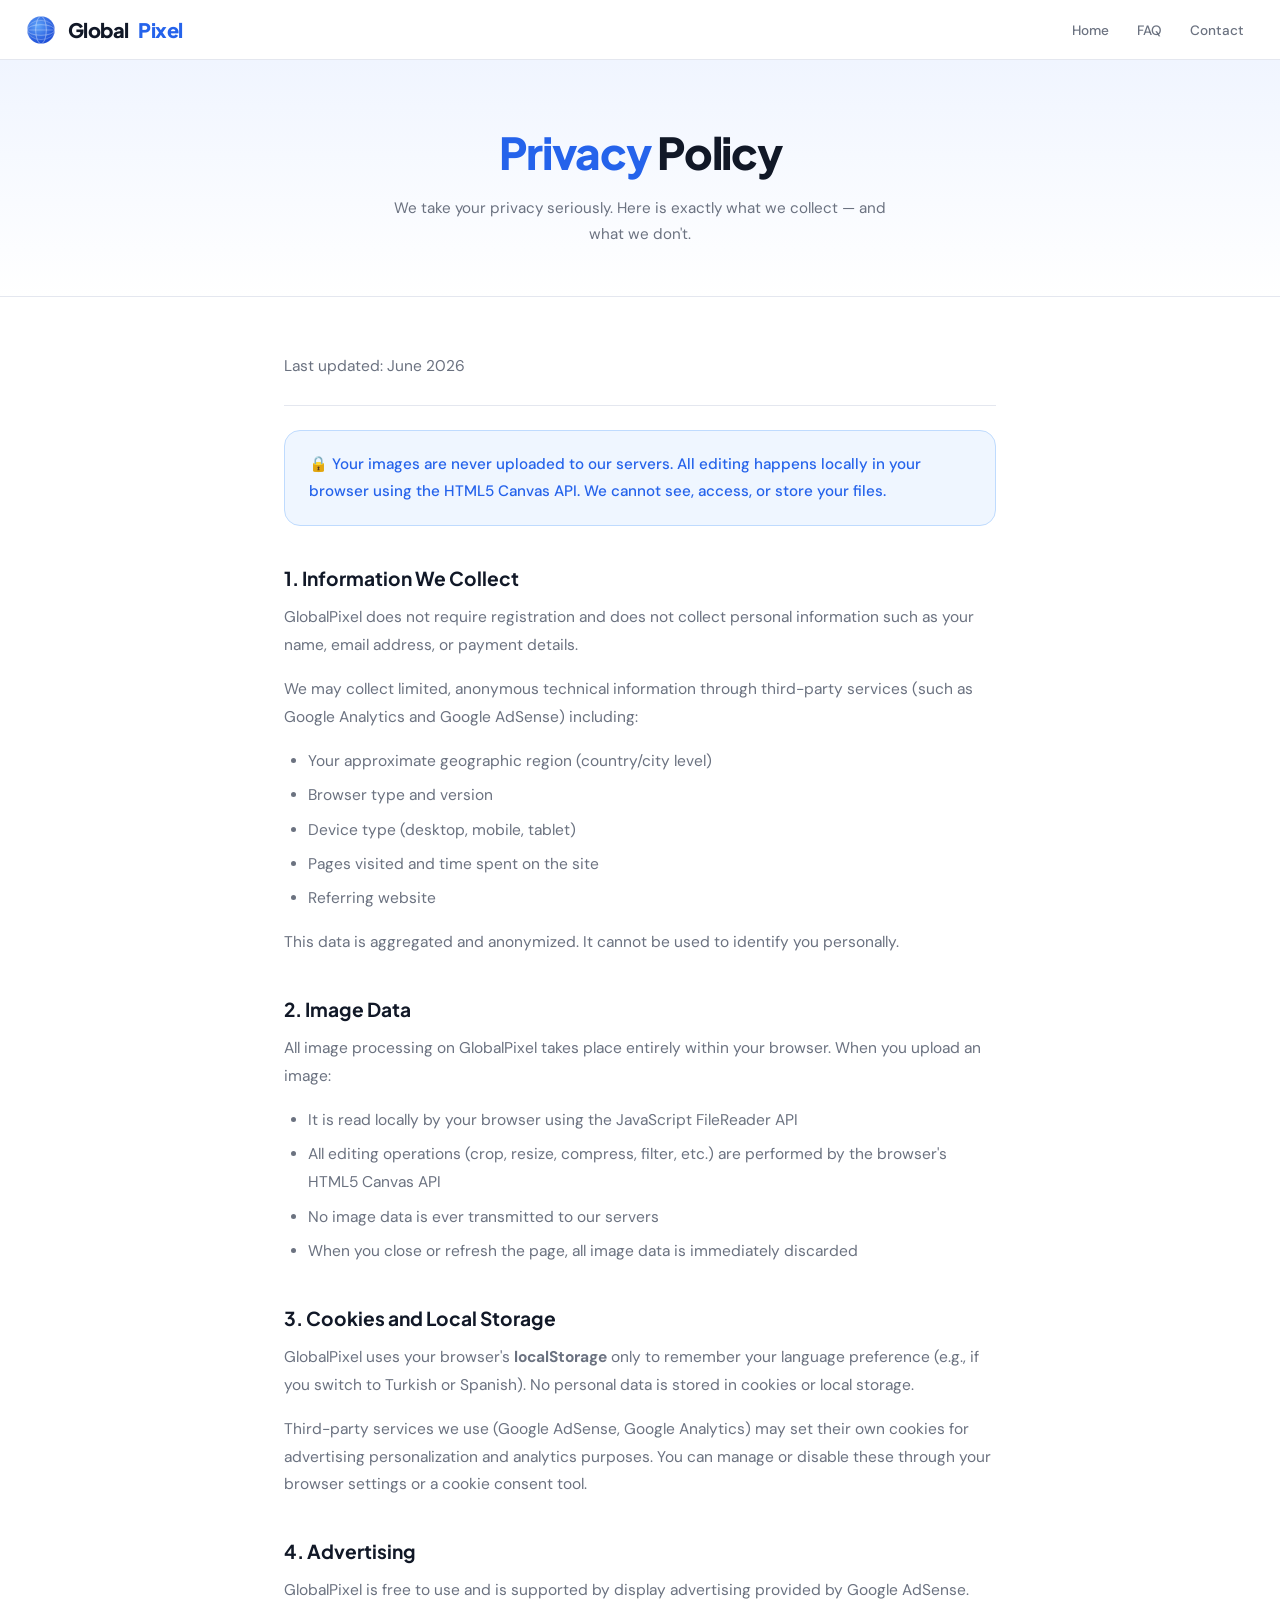
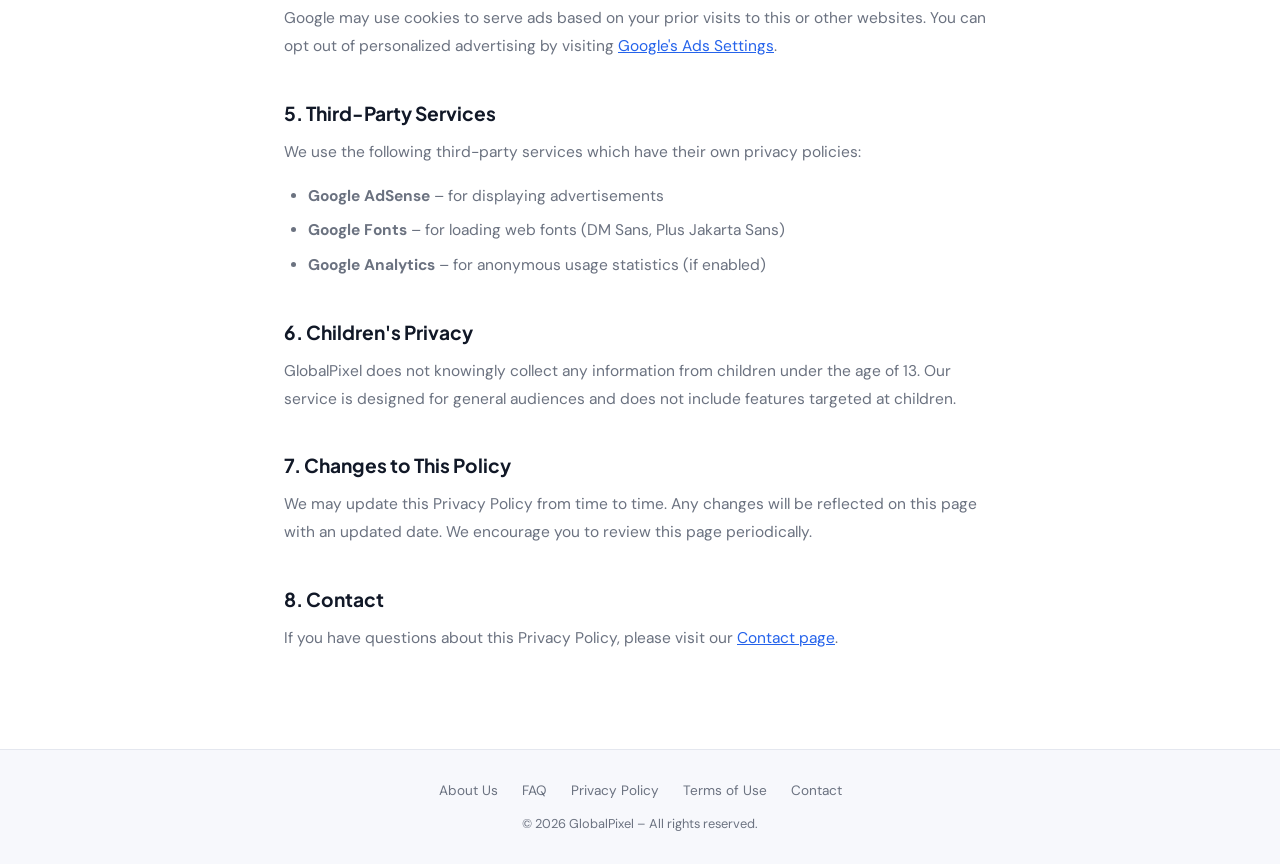
<file: privacy.html>
<!DOCTYPE html>
<html lang="en">
<head>
<meta charset="UTF-8">
<meta name="viewport" content="width=device-width, initial-scale=1.0">
<title>Privacy Policy – GlobalPixel</title>
<meta name="description" content="GlobalPixel Privacy Policy. We do not collect, upload, or store your images. All processing happens locally in your browser.">
<meta name="robots" content="index, follow">
<link rel="canonical" href="https://globalpixel.online/privacy.html">
<link rel="icon" type="image/svg+xml" href="data:image/svg+xml,%3Csvg xmlns='http://www.w3.org/2000/svg' viewBox='0 0 32 32'%3E%3Crect width='32' height='32' rx='8' fill='%232563eb'/%3E%3Ctext x='16' y='23' text-anchor='middle' font-size='20' font-weight='900' fill='white' font-family='Arial'%3EG%3C/text%3E%3C/svg%3E">
<link rel="preconnect" href="https://fonts.googleapis.com">
<link href="https://fonts.googleapis.com/css2?family=DM+Sans:ital,opsz,wght@0,9..40,300;0,9..40,400;0,9..40,500;0,9..40,600;1,9..40,400&family=Plus+Jakarta+Sans:wght@400;500;600;700;800&display=swap" rel="stylesheet">
<script async src="https://pagead2.googlesyndication.com/pagead/js/adsbygoogle.js?client=ca-pub-1692524471491556" crossorigin="anonymous"></script>
<style>
  :root {
    --bg: #ffffff; --surface: #f7f8fc; --card: #ffffff;
    --border: #e4e7ef; --accent: #2563eb; --accent-light: #eff6ff;
    --text: #111827; --muted: #6b7280;
    --shadow-sm: 0 1px 3px rgba(0,0,0,0.08);
    --radius-sm: 8px; --radius: 12px; --radius-lg: 16px;
  }
  *, *::before, *::after { box-sizing: border-box; margin: 0; padding: 0; }
  body { font-family: 'DM Sans', sans-serif; background: var(--bg); color: var(--text); min-height: 100vh; -webkit-font-smoothing: antialiased; }

  header {
    position: sticky; top: 0; z-index: 200;
    background: rgba(255,255,255,0.95); backdrop-filter: blur(16px);
    border-bottom: 1px solid var(--border);
    padding: 0 1.5rem; height: 60px;
    display: flex; align-items: center; justify-content: space-between;
  }
  .logo { display: flex; align-items: center; gap: 0.625rem; text-decoration: none; font-family: 'Plus Jakarta Sans', sans-serif; font-weight: 800; font-size: 1.25rem; color: var(--text); letter-spacing: -0.03em; }
  .logo span { color: var(--accent); }
  .logo-mark { width: 34px; height: 34px; display: flex; align-items: center; justify-content: center; }
  .logo-mark svg { width: 34px; height: 34px; display: block; }
  @keyframes globe-spin { from { transform: rotate(0deg); } to { transform: rotate(360deg); } }
  .globe-lines { animation: globe-spin 6s linear infinite; transform-origin: 16px 16px; }
  .logo:hover .globe-lines { animation-duration: 2s; }
  nav a { font-size: 0.85rem; font-weight: 500; color: var(--muted); text-decoration: none; padding: 0.4rem 0.75rem; border-radius: var(--radius-sm); transition: all 0.15s; }
  nav a:hover { color: var(--text); background: var(--surface); }

  .page-hero { background: linear-gradient(180deg, #f0f5ff 0%, #ffffff 100%); padding: 4rem 1.5rem 3rem; text-align: center; border-bottom: 1px solid var(--border); }
  .page-hero h1 { font-family: 'Plus Jakarta Sans', sans-serif; font-size: clamp(1.75rem, 4vw, 2.75rem); font-weight: 800; letter-spacing: -0.03em; margin-bottom: 1rem; }
  .page-hero h1 em { font-style: normal; color: var(--accent); }
  .page-hero p { color: var(--muted); font-size: 0.95rem; max-width: 520px; margin: 0 auto; line-height: 1.7; }

  .content { max-width: 760px; margin: 0 auto; padding: 3.5rem 1.5rem 5rem; }
  .content h2 { font-family: 'Plus Jakarta Sans', sans-serif; font-size: 1.2rem; font-weight: 700; margin: 2.5rem 0 0.875rem; color: var(--text); }
  .content h2:first-child { margin-top: 0; }
  .content p { color: var(--muted); line-height: 1.8; margin-bottom: 1rem; font-size: 0.97rem; }
  .content ul { color: var(--muted); line-height: 1.8; margin: 0.5rem 0 1rem 1.5rem; font-size: 0.97rem; }
  .content ul li { margin-bottom: 0.4rem; }
  .last-updated { font-size: 0.82rem; color: var(--muted); margin-bottom: 2.5rem; padding-bottom: 1.5rem; border-bottom: 1px solid var(--border); }

  .highlight-box { background: var(--accent-light); border: 1px solid #bfdbfe; border-radius: var(--radius-lg); padding: 1.25rem 1.5rem; margin: 1.5rem 0; }
  .highlight-box p { margin: 0; color: var(--accent); font-weight: 500; font-size: 0.95rem; }

  footer { background: var(--surface); border-top: 1px solid var(--border); padding: 2rem 1.5rem; text-align: center; }
  .footer-links { display: flex; justify-content: center; gap: 1.5rem; flex-wrap: wrap; margin-bottom: 1rem; }
  .footer-links a { font-size: 0.85rem; color: var(--muted); text-decoration: none; transition: color 0.15s; }
  .footer-links a:hover { color: var(--accent); }
  .footer-copy { font-size: 0.8rem; color: var(--muted); }
</style>
</head>
<body>

<header>
  <a href="/" class="logo">
    <div class="logo-mark">
      <svg viewBox="0 0 32 32" xmlns="http://www.w3.org/2000/svg">
        <defs>
          <clipPath id="gc"><circle cx="16" cy="16" r="13"/></clipPath>
          <radialGradient id="gg" cx="38%" cy="35%" r="65%">
            <stop offset="0%" stop-color="#60a5fa"/>
            <stop offset="100%" stop-color="#1d4ed8"/>
          </radialGradient>
        </defs>
        <circle cx="16" cy="16" r="13" fill="url(#gg)"/>
        <g class="globe-lines" clip-path="url(#gc)">
          <ellipse cx="16" cy="16" rx="13" ry="5" fill="none" stroke="rgba(255,255,255,0.35)" stroke-width="0.9"/>
          <ellipse cx="16" cy="16" rx="13" ry="9" fill="none" stroke="rgba(255,255,255,0.25)" stroke-width="0.9"/>
          <ellipse cx="16" cy="16" rx="5" ry="13" fill="none" stroke="rgba(255,255,255,0.4)" stroke-width="0.9"/>
        </g>
        <line x1="3" y1="16" x2="29" y2="16" stroke="rgba(255,255,255,0.3)" stroke-width="0.9" clip-path="url(#gc)"/>
        <circle cx="16" cy="16" r="13" fill="none" stroke="rgba(255,255,255,0.2)" stroke-width="1"/>
      </svg>
    </div>
    Global<span>Pixel</span>
  </a>
  <nav>
    <a href="/">Home</a>
    <a href="/#faq">FAQ</a>
    <a href="/contact.html">Contact</a>
  </nav>
</header>

<div class="page-hero">
  <h1><em>Privacy</em> Policy</h1>
  <p>We take your privacy seriously. Here is exactly what we collect — and what we don't.</p>
</div>

<main class="content">

  <p class="last-updated">Last updated: June 2026</p>

  <div class="highlight-box">
    <p>🔒 Your images are never uploaded to our servers. All editing happens locally in your browser using the HTML5 Canvas API. We cannot see, access, or store your files.</p>
  </div>

  <h2>1. Information We Collect</h2>
  <p>GlobalPixel does not require registration and does not collect personal information such as your name, email address, or payment details.</p>
  <p>We may collect limited, anonymous technical information through third-party services (such as Google Analytics and Google AdSense) including:</p>
  <ul>
    <li>Your approximate geographic region (country/city level)</li>
    <li>Browser type and version</li>
    <li>Device type (desktop, mobile, tablet)</li>
    <li>Pages visited and time spent on the site</li>
    <li>Referring website</li>
  </ul>
  <p>This data is aggregated and anonymized. It cannot be used to identify you personally.</p>

  <h2>2. Image Data</h2>
  <p>All image processing on GlobalPixel takes place entirely within your browser. When you upload an image:</p>
  <ul>
    <li>It is read locally by your browser using the JavaScript FileReader API</li>
    <li>All editing operations (crop, resize, compress, filter, etc.) are performed by the browser's HTML5 Canvas API</li>
    <li>No image data is ever transmitted to our servers</li>
    <li>When you close or refresh the page, all image data is immediately discarded</li>
  </ul>

  <h2>3. Cookies and Local Storage</h2>
  <p>GlobalPixel uses your browser's <strong>localStorage</strong> only to remember your language preference (e.g., if you switch to Turkish or Spanish). No personal data is stored in cookies or local storage.</p>
  <p>Third-party services we use (Google AdSense, Google Analytics) may set their own cookies for advertising personalization and analytics purposes. You can manage or disable these through your browser settings or a cookie consent tool.</p>

  <h2>4. Advertising</h2>
  <p>GlobalPixel is free to use and is supported by display advertising provided by Google AdSense. Google may use cookies to serve ads based on your prior visits to this or other websites. You can opt out of personalized advertising by visiting <a href="https://www.google.com/settings/ads" target="_blank" rel="noopener noreferrer" style="color:var(--accent);">Google's Ads Settings</a>.</p>

  <h2>5. Third-Party Services</h2>
  <p>We use the following third-party services which have their own privacy policies:</p>
  <ul>
    <li><strong>Google AdSense</strong> – for displaying advertisements</li>
    <li><strong>Google Fonts</strong> – for loading web fonts (DM Sans, Plus Jakarta Sans)</li>
    <li><strong>Google Analytics</strong> – for anonymous usage statistics (if enabled)</li>
  </ul>

  <h2>6. Children's Privacy</h2>
  <p>GlobalPixel does not knowingly collect any information from children under the age of 13. Our service is designed for general audiences and does not include features targeted at children.</p>

  <h2>7. Changes to This Policy</h2>
  <p>We may update this Privacy Policy from time to time. Any changes will be reflected on this page with an updated date. We encourage you to review this page periodically.</p>

  <h2>8. Contact</h2>
  <p>If you have questions about this Privacy Policy, please visit our <a href="/contact.html" style="color:var(--accent);">Contact page</a>.</p>

</main>

<footer>
  <div class="footer-links">
    <a href="/about.html">About Us</a>
    <a href="/#faq">FAQ</a>
    <a href="/privacy.html">Privacy Policy</a>
    <a href="/terms.html">Terms of Use</a>
    <a href="/contact.html">Contact</a>
  </div>
  <p class="footer-copy">© 2026 GlobalPixel – All rights reserved.</p>
</footer>

</body>
</html>
</file>
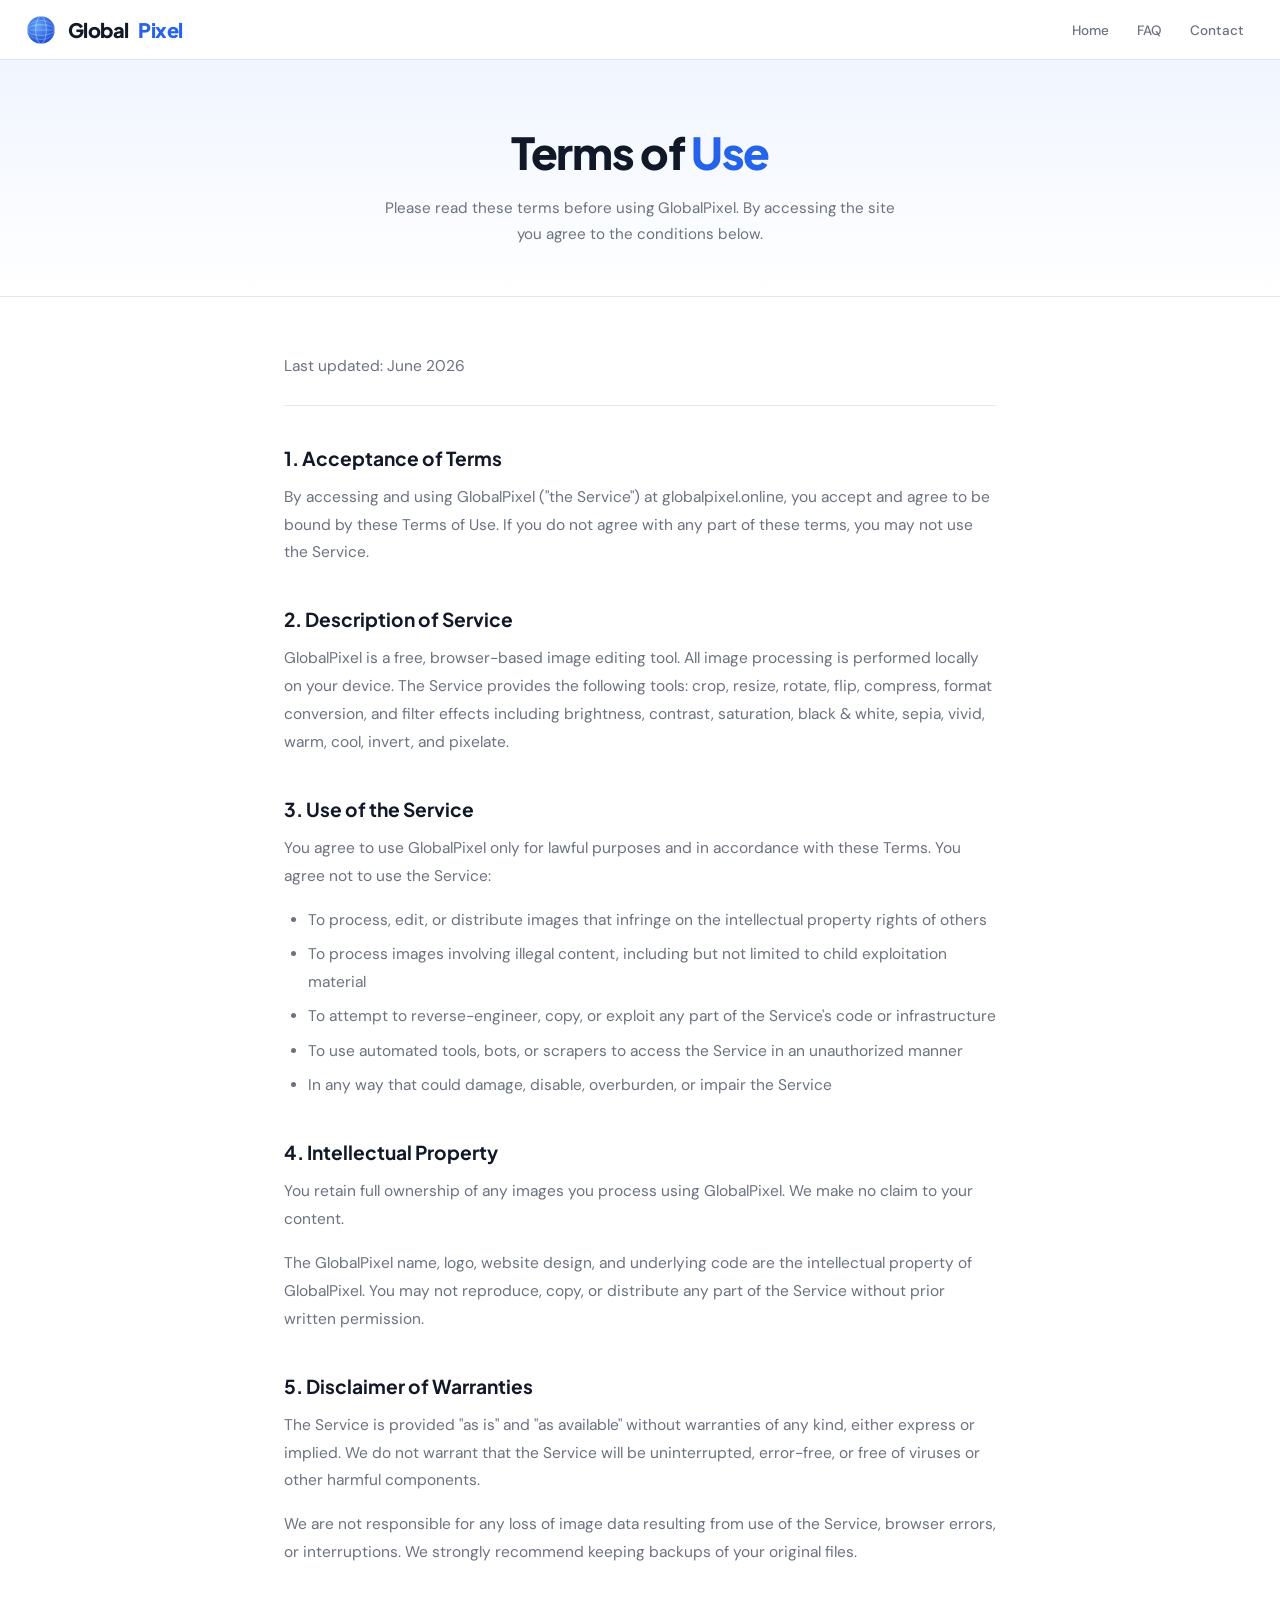
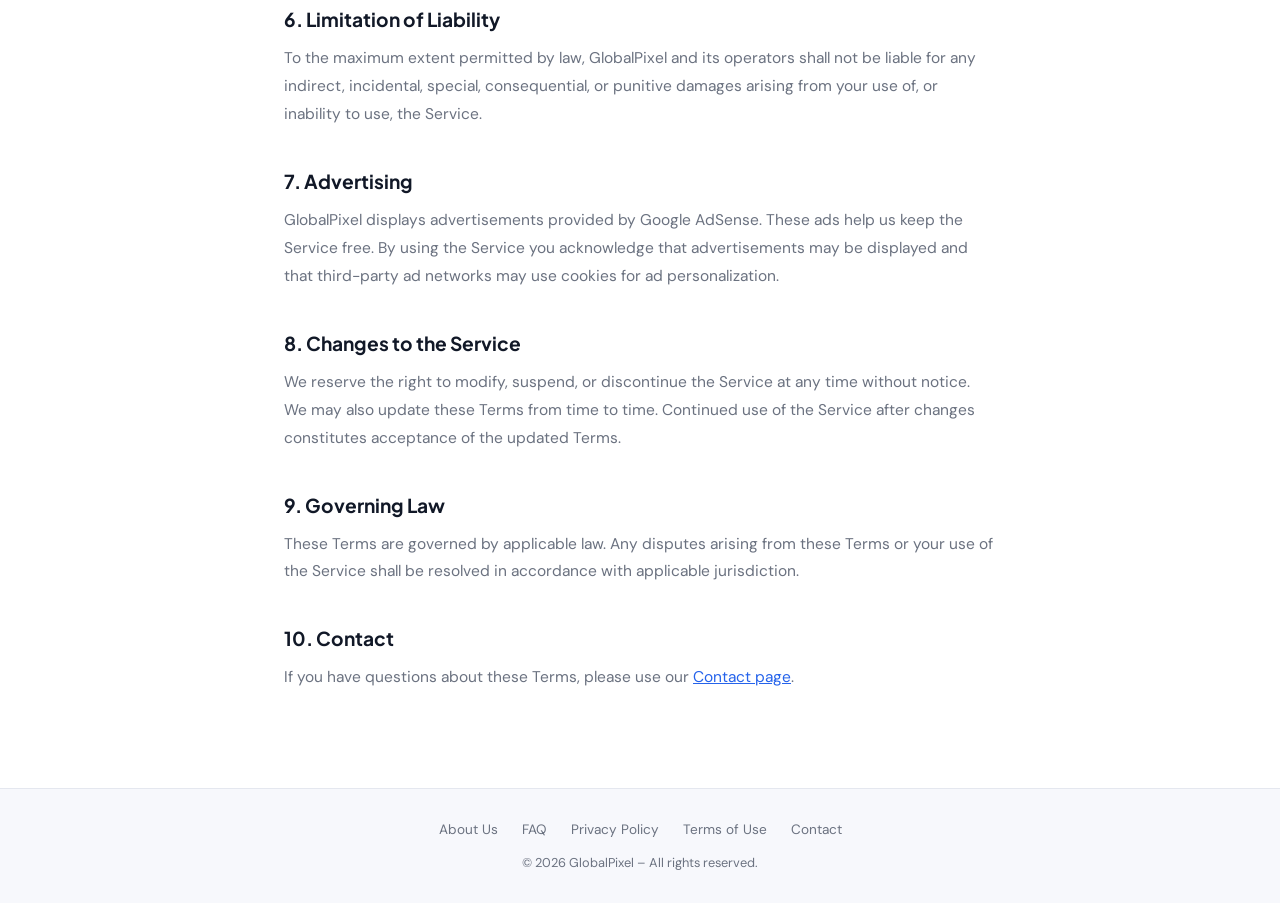
<file: terms.html>
<!DOCTYPE html>
<html lang="en">
<head>
<meta charset="UTF-8">
<meta name="viewport" content="width=device-width, initial-scale=1.0">
<title>Terms of Use – GlobalPixel</title>
<meta name="description" content="GlobalPixel Terms of Use. Read the conditions for using our free online image editor.">
<meta name="robots" content="index, follow">
<link rel="canonical" href="https://globalpixel.online/terms.html">
<link rel="icon" type="image/svg+xml" href="data:image/svg+xml,%3Csvg xmlns='http://www.w3.org/2000/svg' viewBox='0 0 32 32'%3E%3Crect width='32' height='32' rx='8' fill='%232563eb'/%3E%3Ctext x='16' y='23' text-anchor='middle' font-size='20' font-weight='900' fill='white' font-family='Arial'%3EG%3C/text%3E%3C/svg%3E">
<link rel="preconnect" href="https://fonts.googleapis.com">
<link href="https://fonts.googleapis.com/css2?family=DM+Sans:ital,opsz,wght@0,9..40,300;0,9..40,400;0,9..40,500;0,9..40,600;1,9..40,400&family=Plus+Jakarta+Sans:wght@400;500;600;700;800&display=swap" rel="stylesheet">
<script async src="https://pagead2.googlesyndication.com/pagead/js/adsbygoogle.js?client=ca-pub-1692524471491556" crossorigin="anonymous"></script>
<style>
  :root {
    --bg: #ffffff; --surface: #f7f8fc; --card: #ffffff;
    --border: #e4e7ef; --accent: #2563eb; --accent-light: #eff6ff;
    --text: #111827; --muted: #6b7280;
    --radius-sm: 8px; --radius: 12px; --radius-lg: 16px;
  }
  *, *::before, *::after { box-sizing: border-box; margin: 0; padding: 0; }
  body { font-family: 'DM Sans', sans-serif; background: var(--bg); color: var(--text); min-height: 100vh; -webkit-font-smoothing: antialiased; }

  header { position: sticky; top: 0; z-index: 200; background: rgba(255,255,255,0.95); backdrop-filter: blur(16px); border-bottom: 1px solid var(--border); padding: 0 1.5rem; height: 60px; display: flex; align-items: center; justify-content: space-between; }
  .logo { display: flex; align-items: center; gap: 0.625rem; text-decoration: none; font-family: 'Plus Jakarta Sans', sans-serif; font-weight: 800; font-size: 1.25rem; color: var(--text); letter-spacing: -0.03em; }
  .logo span { color: var(--accent); }
  .logo-mark { width: 34px; height: 34px; display: flex; align-items: center; justify-content: center; }
  .logo-mark svg { width: 34px; height: 34px; display: block; }
  @keyframes globe-spin { from { transform: rotate(0deg); } to { transform: rotate(360deg); } }
  .globe-lines { animation: globe-spin 6s linear infinite; transform-origin: 16px 16px; }
  .logo:hover .globe-lines { animation-duration: 2s; }
  nav a { font-size: 0.85rem; font-weight: 500; color: var(--muted); text-decoration: none; padding: 0.4rem 0.75rem; border-radius: var(--radius-sm); transition: all 0.15s; }
  nav a:hover { color: var(--text); background: var(--surface); }

  .page-hero { background: linear-gradient(180deg, #f0f5ff 0%, #ffffff 100%); padding: 4rem 1.5rem 3rem; text-align: center; border-bottom: 1px solid var(--border); }
  .page-hero h1 { font-family: 'Plus Jakarta Sans', sans-serif; font-size: clamp(1.75rem, 4vw, 2.75rem); font-weight: 800; letter-spacing: -0.03em; margin-bottom: 1rem; }
  .page-hero h1 em { font-style: normal; color: var(--accent); }
  .page-hero p { color: var(--muted); font-size: 0.95rem; max-width: 520px; margin: 0 auto; line-height: 1.7; }

  .content { max-width: 760px; margin: 0 auto; padding: 3.5rem 1.5rem 5rem; }
  .content h2 { font-family: 'Plus Jakarta Sans', sans-serif; font-size: 1.2rem; font-weight: 700; margin: 2.5rem 0 0.875rem; color: var(--text); }
  .content h2:first-child { margin-top: 0; }
  .content p { color: var(--muted); line-height: 1.8; margin-bottom: 1rem; font-size: 0.97rem; }
  .content ul { color: var(--muted); line-height: 1.8; margin: 0.5rem 0 1rem 1.5rem; font-size: 0.97rem; }
  .content ul li { margin-bottom: 0.4rem; }
  .last-updated { font-size: 0.82rem; color: var(--muted); margin-bottom: 2.5rem; padding-bottom: 1.5rem; border-bottom: 1px solid var(--border); }

  footer { background: var(--surface); border-top: 1px solid var(--border); padding: 2rem 1.5rem; text-align: center; }
  .footer-links { display: flex; justify-content: center; gap: 1.5rem; flex-wrap: wrap; margin-bottom: 1rem; }
  .footer-links a { font-size: 0.85rem; color: var(--muted); text-decoration: none; transition: color 0.15s; }
  .footer-links a:hover { color: var(--accent); }
  .footer-copy { font-size: 0.8rem; color: var(--muted); }
</style>
</head>
<body>

<header>
  <a href="/" class="logo">
    <div class="logo-mark">
      <svg viewBox="0 0 32 32" xmlns="http://www.w3.org/2000/svg">
        <defs>
          <clipPath id="gc"><circle cx="16" cy="16" r="13"/></clipPath>
          <radialGradient id="gg" cx="38%" cy="35%" r="65%">
            <stop offset="0%" stop-color="#60a5fa"/>
            <stop offset="100%" stop-color="#1d4ed8"/>
          </radialGradient>
        </defs>
        <circle cx="16" cy="16" r="13" fill="url(#gg)"/>
        <g class="globe-lines" clip-path="url(#gc)">
          <ellipse cx="16" cy="16" rx="13" ry="5" fill="none" stroke="rgba(255,255,255,0.35)" stroke-width="0.9"/>
          <ellipse cx="16" cy="16" rx="13" ry="9" fill="none" stroke="rgba(255,255,255,0.25)" stroke-width="0.9"/>
          <ellipse cx="16" cy="16" rx="5" ry="13" fill="none" stroke="rgba(255,255,255,0.4)" stroke-width="0.9"/>
        </g>
        <line x1="3" y1="16" x2="29" y2="16" stroke="rgba(255,255,255,0.3)" stroke-width="0.9" clip-path="url(#gc)"/>
        <circle cx="16" cy="16" r="13" fill="none" stroke="rgba(255,255,255,0.2)" stroke-width="1"/>
      </svg>
    </div>
    Global<span>Pixel</span>
  </a>
  <nav>
    <a href="/">Home</a>
    <a href="/#faq">FAQ</a>
    <a href="/contact.html">Contact</a>
  </nav>
</header>

<div class="page-hero">
  <h1>Terms of <em>Use</em></h1>
  <p>Please read these terms before using GlobalPixel. By accessing the site you agree to the conditions below.</p>
</div>

<main class="content">

  <p class="last-updated">Last updated: June 2026</p>

  <h2>1. Acceptance of Terms</h2>
  <p>By accessing and using GlobalPixel ("the Service") at globalpixel.online, you accept and agree to be bound by these Terms of Use. If you do not agree with any part of these terms, you may not use the Service.</p>

  <h2>2. Description of Service</h2>
  <p>GlobalPixel is a free, browser-based image editing tool. All image processing is performed locally on your device. The Service provides the following tools: crop, resize, rotate, flip, compress, format conversion, and filter effects including brightness, contrast, saturation, black & white, sepia, vivid, warm, cool, invert, and pixelate.</p>

  <h2>3. Use of the Service</h2>
  <p>You agree to use GlobalPixel only for lawful purposes and in accordance with these Terms. You agree not to use the Service:</p>
  <ul>
    <li>To process, edit, or distribute images that infringe on the intellectual property rights of others</li>
    <li>To process images involving illegal content, including but not limited to child exploitation material</li>
    <li>To attempt to reverse-engineer, copy, or exploit any part of the Service's code or infrastructure</li>
    <li>To use automated tools, bots, or scrapers to access the Service in an unauthorized manner</li>
    <li>In any way that could damage, disable, overburden, or impair the Service</li>
  </ul>

  <h2>4. Intellectual Property</h2>
  <p>You retain full ownership of any images you process using GlobalPixel. We make no claim to your content.</p>
  <p>The GlobalPixel name, logo, website design, and underlying code are the intellectual property of GlobalPixel. You may not reproduce, copy, or distribute any part of the Service without prior written permission.</p>

  <h2>5. Disclaimer of Warranties</h2>
  <p>The Service is provided "as is" and "as available" without warranties of any kind, either express or implied. We do not warrant that the Service will be uninterrupted, error-free, or free of viruses or other harmful components.</p>
  <p>We are not responsible for any loss of image data resulting from use of the Service, browser errors, or interruptions. We strongly recommend keeping backups of your original files.</p>

  <h2>6. Limitation of Liability</h2>
  <p>To the maximum extent permitted by law, GlobalPixel and its operators shall not be liable for any indirect, incidental, special, consequential, or punitive damages arising from your use of, or inability to use, the Service.</p>

  <h2>7. Advertising</h2>
  <p>GlobalPixel displays advertisements provided by Google AdSense. These ads help us keep the Service free. By using the Service you acknowledge that advertisements may be displayed and that third-party ad networks may use cookies for ad personalization.</p>

  <h2>8. Changes to the Service</h2>
  <p>We reserve the right to modify, suspend, or discontinue the Service at any time without notice. We may also update these Terms from time to time. Continued use of the Service after changes constitutes acceptance of the updated Terms.</p>

  <h2>9. Governing Law</h2>
  <p>These Terms are governed by applicable law. Any disputes arising from these Terms or your use of the Service shall be resolved in accordance with applicable jurisdiction.</p>

  <h2>10. Contact</h2>
  <p>If you have questions about these Terms, please use our <a href="/contact.html" style="color:var(--accent);">Contact page</a>.</p>

</main>

<footer>
  <div class="footer-links">
    <a href="/about.html">About Us</a>
    <a href="/#faq">FAQ</a>
    <a href="/privacy.html">Privacy Policy</a>
    <a href="/terms.html">Terms of Use</a>
    <a href="/contact.html">Contact</a>
  </div>
  <p class="footer-copy">© 2026 GlobalPixel – All rights reserved.</p>
</footer>

</body>
</html>
</file>
